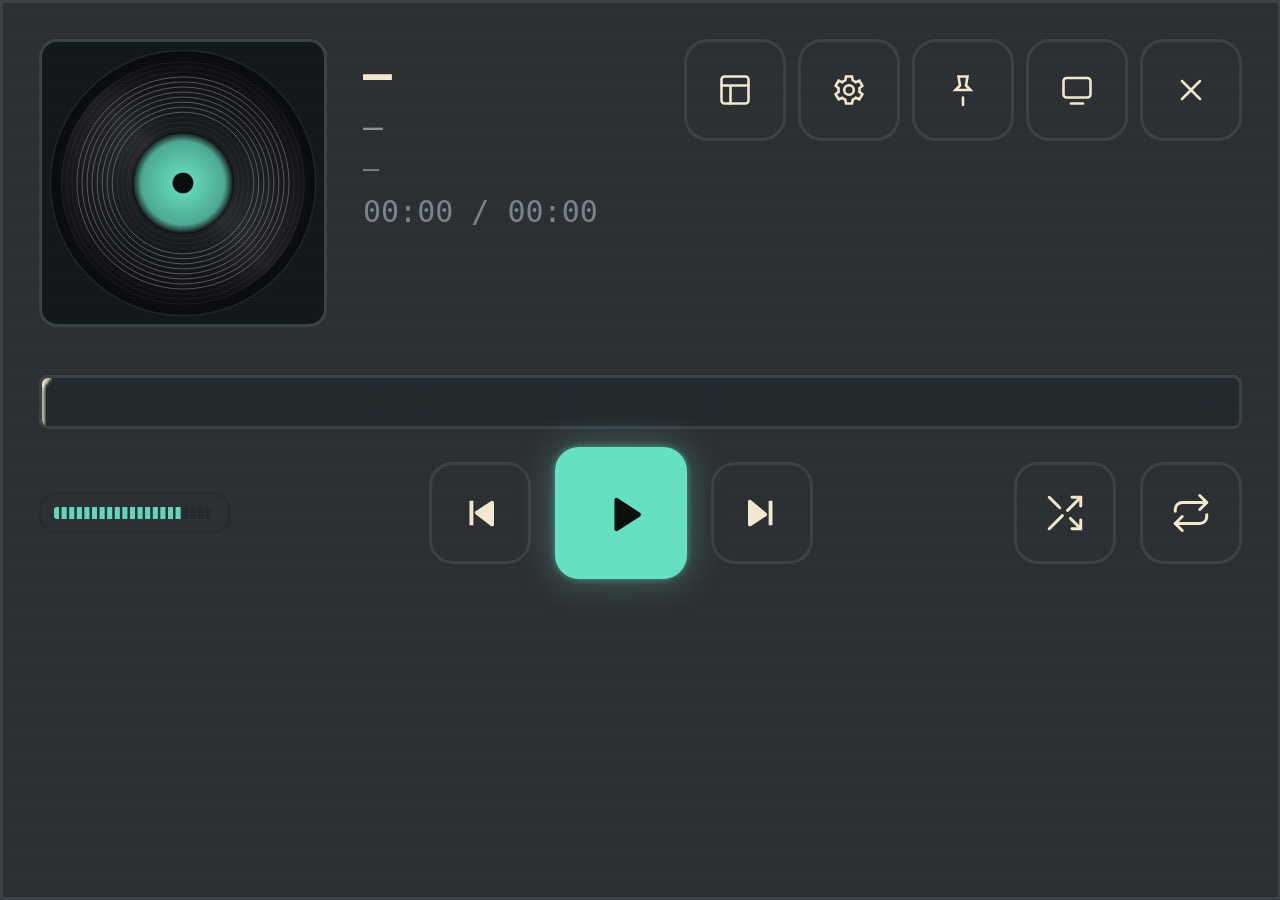
<file: ui/index.html>
<!doctype html>
<html lang="en" data-theme="analogue" data-mode="dark" data-motion="full" data-density="cozy" data-surface="widget">
<head>
<meta charset="utf-8">
<title>Halftone widget</title>
<script>window.IS_VIEWER=true;</script>
<script>
/* boot-error reporter: last uncaught error + stack into __HT_BOOT_ERR
   (read by the test harness; harmless in production) */
window.onerror=function(msg,src,line,col,err){
  window.__HT_BOOT_ERR={msg:String(msg),line:line,
    stack:err&&err.stack?String(err.stack).split("\n").slice(0,24).join("\n"):null};
  return false;
};
window.addEventListener("unhandledrejection",function(ev){
  var r=ev.reason;
  window.__HT_BOOT_ERR={msg:"unhandledrejection: "+(r&&r.message||String(r)),
    line:0,stack:r&&r.stack?String(r.stack).split("\n").slice(0,24).join("\n"):null};
});
</script>
<link rel="stylesheet" href="themes/base.css">
<link rel="stylesheet" href="themes/analogue.css">
<link rel="stylesheet" href="themes/palettes.css">
<link rel="stylesheet" href="themes/digital.css">
<style>
/* ============ widget page styles ============ */
body{background:transparent;overflow:hidden}

/* ---------- STAGE: designed at logical size, scaled by --s.
   The stage FILLS the window (no letterbox): its logical size is
   innerWidth/s x innerHeight/s. Pointer math uses
   getBoundingClientRect (transform-aware) or the overlay layer. ---------- */
.widget-stage{
  position:fixed;left:0;top:0;transform-origin:0 0;z-index:1;
  display:flex;flex-direction:column;
  background:var(--panel-bg);border:1px solid var(--panel-border);
  border-radius:calc(var(--R-w));
  /* NOTE was overflow:hidden — clipped the liquid-glass button glow
     (digital dark mode .btn-orb.lg has an 18-26px external box-shadow
     bloom) against the stage's own tight edges, producing a visible
     flat cut on the glow (owner bug: "buttons clipping on the widget").
     border-radius still clips the stage's OWN background/border (that
     is independent of overflow), so the rounded-card look is unchanged;
     only child overflow (glow/hover-scale) is no longer clamped here.
     Art (.w-art) and the lyrics scroll view keep their own
     overflow:hidden/auto, so nothing that needs clipping loses it. */
  overflow:visible;
}
.w-head{display:flex;align-items:flex-start;gap:var(--sp3);padding:var(--sp3);min-height:0}
.w-artwrap{position:relative;flex:none}
.w-art{width:96px;height:96px;border-radius:var(--R-m);border:1px solid var(--line-2);
  background:var(--canvas-bg);display:block;object-fit:cover;overflow:hidden;position:relative}
.w-art canvas,.w-art img{width:100%;height:100%;display:block;object-fit:cover}
.w-meta{flex:1;min-width:0;display:flex;flex-direction:column;gap:2px;padding-top:2px}
.w-title{font-size:1rem;font-weight:600;color:var(--fg);overflow:hidden;text-overflow:ellipsis;white-space:nowrap}
.w-artist{font-size:.6875rem;color:var(--fg-2);overflow:hidden;text-overflow:ellipsis;white-space:nowrap}
.w-tech{font-size:.5625rem;color:var(--fg-3);font-family:var(--font-mono);letter-spacing:.08em;
  overflow:hidden;text-overflow:ellipsis;white-space:nowrap}
.w-tech .badge{margin-left:4px;vertical-align:1px}
.w-actions{display:flex;gap:4px;margin-left:auto;flex:none}
/* header quick actions: 22px visual, but the hit area stays >=32px via
   a transparent ::after overlay (audit fix — tiny targets were missed taps) */
.w-actions .btn-icon{width:22px;height:22px;position:relative}
.w-actions .btn-icon::after{content:"";position:absolute;inset:-5px}
.w-actions .btn-icon svg{width:12px;height:12px}
.w-gear{position:absolute;right:6px;top:6px;opacity:.5;transition:opacity var(--dur-1)}
.w-gear:hover{opacity:1}
.w-seek{margin:4px var(--sp3) 6px;position:relative}
.w-transport{display:flex;align-items:center;gap:var(--sp2);padding:0 var(--sp3) var(--sp3)}
.w-transport .btn-orb{width:34px;height:34px}
.w-transport .btn-orb.lg{width:42px;height:42px}
.w-transport .btn-orb svg{width:14px;height:14px}
.w-transport .btn-orb.lg svg{width:17px;height:17px}
.w-time{font-size:.625rem;color:var(--fg-3);font-family:var(--font-mono);font-variant-numeric:tabular-nums;min-width:76px}
/* ============ LYRICS LAYOUT (widget) ============
   The stage is a SIZE CONTAINER: lyric type is sized in cqh/cqw so it
   scales with the widget's own LOGICAL size — in fit mode (stage logical
   size follows the window) and in fixed-scale mode (where a 70% stage
   has a much larger logical area than a 200% one). Font sizes stay
   fluid per preset via --lyr-fs; base.css .lyric-line consumes it. */
.widget-stage{container-type:size;container-name:stage}
.w-lyrics-host{flex:1;min-height:0;padding:0 var(--sp3) var(--sp3);display:flex}
.widget-lyrics{flex:1;min-height:0;display:flex;flex-direction:column}
.widget-lyrics .lyr-status{flex:none;display:flex;gap:var(--sp2);align-items:center;
  min-height:16px;padding:0 var(--sp1) 4px}
.widget-lyrics .lyr-status .btn{padding:2px 8px;font-size:.5625rem}
/* real scroll container: the view is a plain flex child (NOT absolutely
   positioned — the old inset:0 overlay painted the lyrics ON TOP of the
   status row and never gave the host a height). Hidden-but-styled
   scrollbar, contained overscroll. */
.widget-lyrics .lyr-view{flex:1;min-height:0;position:relative;display:flex;flex-direction:column;
  overflow-y:auto;overflow-x:hidden;overscroll-behavior:contain;
  padding:0 var(--sp2);
  scrollbar-width:thin;scrollbar-color:var(--line-2) transparent;
  -webkit-mask-image:linear-gradient(transparent,#000 12%,#000 88%,transparent);
          mask-image:linear-gradient(transparent,#000 12%,#000 88%,transparent)}
.widget-lyrics .lyr-view::-webkit-scrollbar{width:8px}
.widget-lyrics .lyr-view::-webkit-scrollbar-thumb{background:var(--line-2);border-radius:4px}
.widget-lyrics .lyr-view::-webkit-scrollbar-track{background:transparent}
/* wrap grows to fill when the list is short (vertically centred hero
   block) and scrolls normally when it is long; no %-of-width padding
   hack (the old padding-bottom:40% reserved a WIDTH-proportional slab
   that had nothing to do with available height) */
.widget-lyrics .lyr-wrap{flex:1 0 auto;display:flex;flex-direction:column;
  justify-content:center;padding:6px 0}
/* type scale: ~5% of stage height for strip-in-card presets,
   ~7.5% for the lyrics hero, clamped to readable bounds.
   --lyr-fs lives on the pane so the scroll view can floor its own
   height in the same units (over-zoomed fixed mode keeps ~2 lines). */
.widget-lyrics{--lyr-fs:clamp(0.72rem,5cqh,1.9rem)}
.widget-stage.wp-lyrics .widget-lyrics{--lyr-fs:clamp(0.95rem,7.4cqh,2.6rem)}
.widget-lyrics .lyr-view{min-height:calc(var(--lyr-fs,1rem)*4.4)}
/* theme files set fixed px lyric sizes for the main window
   (:root[data-theme="…"] .lyrics .lyric-line = specificity 0,4,0; the
   digital dark-mode variant even 0,5,0/0,6,0). This block re-points them
   at the fluid var with HIGHER specificity (:root[data-theme] prefix →
   0,5,0 / 0,6,0; ties beat the theme because this inline block comes
   after the theme <link>s), or the fixed 26px/24px(+32px active)
   hardcode would override --lyr-fs in the widget (owner bug 1). */
:root[data-theme] .widget-lyrics .lyr-wrap .lyric-line{font-size:var(--lyr-fs,1.75rem)}
:root[data-theme] .widget-lyrics .lyr-wrap .lyric-line.active{font-size:calc(var(--lyr-fs,1.75rem)*1.12)}
:root[data-theme] .widget-stage.wp-lyrics .widget-lyrics .lyr-wrap .lyric-line.active{font-size:calc(var(--lyr-fs,1.75rem)*1.18)}

/* presets */
.widget-stage.wp-card{--w-base-w:380;--w-base-h:260}
.widget-stage.wp-strip{--w-base-w:380;--w-base-h:132;
  justify-content:center}   /* nothing flex-grows in strip: centre the stack in big windows */
/* strip: compact single-column stack that actually fits —
   small art, slim rows, hidden vol, transport inline with time */
.widget-stage.wp-strip .w-head{padding:8px 10px 4px;gap:10px;align-items:center}
.widget-stage.wp-strip .w-art{width:44px;height:44px}
.widget-stage.wp-strip .w-title{font-size:.8125rem}
.widget-stage.wp-strip .w-artist{font-size:.625rem}
.widget-stage.wp-strip .w-meta{gap:1px}
.widget-stage.wp-strip .w-time{min-width:0;font-size:.5625rem}
.widget-stage.wp-strip .w-actions{gap:2px}
.widget-stage.wp-strip .w-actions .btn-icon{width:20px;height:20px}
.widget-stage.wp-strip .w-actions .btn-icon::after{inset:-6px}
.widget-stage.wp-strip .w-seek{margin:0 10px}
.widget-stage.wp-strip .w-transport{gap:6px;padding:2px 10px 8px}
.widget-stage.wp-strip .btn-orb{width:28px;height:28px}
.widget-stage.wp-strip .btn-orb.lg{width:34px;height:34px}
.widget-stage.wp-strip .btn-orb svg{width:12px;height:12px}
.widget-stage.wp-strip .btn-orb.lg svg{width:14px;height:14px}
.widget-stage.wp-strip .vol{display:none}
.widget-stage.wp-strip .w-lyrics-host{display:none}
.widget-stage.wp-strip .w-tech{display:none}
.widget-stage.wp-square{--w-base-w:300;--w-base-h:400}
/* square: the art can NOT be a fixed 100%-width block (it grew with the
   window and shoved title/transport/lyrics off-screen). Instead the
   artwrap is a flex peer of the lyrics pane: fixed chrome first, then
   art and pane SHARE what is left — art floored at 72px so the preset
   keeps its identity, pane yielding rather than overlapping. Tall
   windows give the big square art back. */
.widget-stage.wp-square .w-artwrap{flex:1 1 0;min-height:72px;width:100%;
  display:flex;justify-content:center;align-items:stretch;
  /* clip the art box itself here (its aspect-ratio can overflow the
     column during flex sizing) instead of on .w-head below — w-head's
     own overflow:hidden also clipped .w-actions' button glow (same
     class of bug as the stage-level fix above), and the art needs
     containment but the actions row does not. */
  overflow:hidden}
.widget-stage.wp-square .w-art{width:auto;height:100%;aspect-ratio:1;max-width:100%}
.widget-stage.wp-square .w-head{flex-direction:column;flex:1;min-height:0}
.widget-stage.wp-square .w-meta{padding-top:0;flex:none}
.widget-stage.wp-square .w-actions{flex:none;margin-left:0;align-self:flex-end}
.widget-stage.wp-square .widget-lyrics .lyr-view{min-height:0}
.widget-stage.wp-lyrics{--w-base-w:380;--w-base-h:260}
.widget-stage.wp-lyrics .w-artwrap{display:block}
.widget-stage.wp-lyrics .w-art{width:60px;height:60px;border-radius:var(--R-s)}
.widget-stage.wp-lyrics .w-head{padding:8px var(--sp3) 4px;gap:10px;align-items:center}
.widget-stage.wp-lyrics .w-transport{padding:2px var(--sp3) 6px}
.widget-stage.wp-lyrics .w-lyrics-host{display:flex;padding:0 var(--sp3) 8px}
/* NOTE: no %-of-height padding inside the scroll view here — the wrap
   centres itself via flex when it fits, and widget.js instantly centres
   the active line after a lyrics rebuild; extra padding double-counted
   and pushed the active line below the fold. */
/* lyric rhythm: theme files own colour/type treatment; the widget owns
   spacing so inactive lines read as context around the active one */
.widget-lyrics .lyr-wrap .lyric-line{padding:.32em 0}
/* hit area: lines can be small at strip scale — keep the CLICK target
   >=32px tall without changing the visual rhythm */
.widget-lyrics .lyr-wrap .lyric-line{position:relative}
.widget-lyrics .lyr-wrap .lyric-line::after{content:"";position:absolute;left:0;right:0;
  top:50%;height:max(100%,32px);transform:translateY(-50%)}

/* un-scaled overlay: menus/sheets/tooltips live here (never divide by a zoom factor) */
.w-overlay{position:fixed;inset:0;z-index:50;pointer-events:none}
.w-overlay>*{pointer-events:auto}
.w-sheet{position:fixed;right:8px;top:8px;min-width:210px;max-width:calc(100vw - 16px);
  background:var(--panel-bg);border:1px solid var(--panel-border);border-radius:var(--R-m);
  box-shadow:var(--shadow-2);padding:5px;display:none;backdrop-filter:blur(var(--glass-blur)) saturate(var(--glass-sat))}
.w-sheet.open{display:block;animation:menuin var(--dur-1) var(--ease-out)}
#htToasts{z-index:80}
</style>
</head>
<body data-surface="widget">
<div class="widget-stage wp-card" id="stage">
  <div class="w-head">
    <div class="w-artwrap">
      <div class="w-art art-swap-host" id="wArt">
        <img id="wArtReal" class="art-real" alt="" onerror="this.style.display='none';" style="display:none">
        <img id="wCover" style="display:none" alt="">
        <canvas class="art-dither" id="wArtCanvas"></canvas>
        <canvas class="art-dither" id="wDither" style="display:none"></canvas>
      </div>
    </div>
    <div class="w-meta">
      <div class="w-title" id="wTitle">&#8212;</div>
      <div class="w-artist" id="wArtist">&#8212;</div>
      <div class="w-tech" id="wTech"></div>
      <div style="flex:1"></div>
      <div class="w-time mono" id="wTime">00:00 / 00:00</div>
    </div>
    <div class="w-actions">
      <button class="btn-icon" id="wLayoutBtn" title="Edit layout (Ctrl+L)" aria-label="Edit layout">
        <svg viewBox="0 0 24 24" fill="none" stroke="currentColor" stroke-width="1.7" stroke-linecap="round" stroke-linejoin="round"><rect x="3" y="3" width="18" height="18" rx="2"/><path d="M3 9h18M9 21V9"/></svg>
      </button>
      <button class="btn-icon" id="wCfgBtn" title="Widget settings" aria-label="Widget settings">
        <svg viewBox="0 0 24 24" fill="none" stroke="currentColor" stroke-width="1.7" stroke-linecap="round"><circle cx="12" cy="12" r="3.2"/><path d="M19 12a7 7 0 0 0-.1-1.2l2-1.6-2-3.4-2.4 1a7 7 0 0 0-2-1.2L14 3h-4l-.5 2.6a7 7 0 0 0-2 1.2l-2.4-1-2 3.4 2 1.6A7 7 0 0 0 5 12c0 .4 0 .8.1 1.2l-2 1.6 2 3.4 2.4-1a7 7 0 0 0 2 1.2L10 21h4l.5-2.6a7 7 0 0 0 2-1.2l2.4 1 2-3.4-2-1.6c.1-.4.1-.8.1-1.2z"/></svg>
      </button>
      <button class="btn-icon" id="wPin" title="Always on top" aria-label="Always on top">
        <svg viewBox="0 0 24 24" fill="none" stroke="currentColor" stroke-width="1.7" stroke-linecap="round"><path d="M12 17v5M9 3h6l-1 6 3 3H7l3-3z"/></svg>
      </button>
      <button class="btn-icon" id="wMain" title="Open main window" aria-label="Open main window">
        <svg viewBox="0 0 24 24" fill="none" stroke="currentColor" stroke-width="1.7" stroke-linecap="round" stroke-linejoin="round"><rect x="3" y="4" width="18" height="13" rx="2"/><path d="M8 21h8"/></svg>
      </button>
      <button class="btn-icon" id="wClose" title="Quit Halftone" aria-label="Quit Halftone">
        <svg viewBox="0 0 24 24" fill="none" stroke="currentColor" stroke-width="1.7" stroke-linecap="round"><path d="M6 6l12 12M18 6L6 18"/></svg>
      </button>
    </div>
  </div>
  <div class="seek w-seek" id="wSeek" style="margin:4px var(--sp3) 6px;flex:none">
    <canvas class="seek-led"></canvas>
    <div class="seek-gel"><div class="track"><canvas class="gel-bars" width="0" height="0"></canvas><div class="fill"></div><div class="knob"></div></div></div>
    <div class="seek-tip mono">00:00</div>
  </div>
  <div class="w-transport">
    <div class="vol" id="wVol"></div>
    <span style="flex:1"></span>
    <button class="btn-orb" id="wPrev" title="Previous">
      <svg viewBox="0 0 24 24" fill="currentColor"><path d="M6 5h2.2v14H6z"/><path d="M20 5.4v13.2c0 .8-.9 1.3-1.6.9L9.5 12.7a1 1 0 0 1 0-1.7l8.9-5.9c.7-.4 1.6.1 1.6.9z"/></svg>
    </button>
    <button class="btn-orb lg" id="wPlay" title="Play / pause">
      <svg id="wIcoPlay" viewBox="0 0 24 24" fill="currentColor"><path d="M8.2 5.2v13.6c0 .8.9 1.3 1.6.9l10.4-6.8a1 1 0 0 0 0-1.7L9.8 4.3c-.7-.4-1.6.1-1.6.9z"/></svg>
      <svg id="wIcoPause" viewBox="0 0 24 24" fill="currentColor" style="display:none"><path d="M7 5h3.4v14H7zM13.6 5H17v14h-3.4z"/></svg>
    </button>
    <button class="btn-orb" id="wNext" title="Next">
      <svg viewBox="0 0 24 24" fill="currentColor"><path d="M15.8 5H18v14h-2.2z"/><path d="M4 5.4v13.2c0 .8.9 1.3 1.6.9l8.9-5.8a1 1 0 0 0 0-1.7L5.6 4.5c-.7-.4-1.6.1-1.6.9z"/></svg>
    </button>
    <span style="flex:1"></span>
    <button class="btn-icon" id="wShuf" title="Shuffle">
      <svg viewBox="0 0 24 24" fill="none" stroke="currentColor" stroke-width="1.7" stroke-linecap="round" stroke-linejoin="round"><path d="M16 3h5v5"/><path d="M21 3l-7.5 7.5"/><path d="M3 21l7.5-7.5"/><path d="M16 21h5v-5"/><path d="M15 15l6 6"/><path d="M3 3l6 6"/></svg>
    </button>
    <button class="btn-icon" id="wRep" title="Repeat">
      <svg viewBox="0 0 24 24" fill="none" stroke="currentColor" stroke-width="1.7" stroke-linecap="round" stroke-linejoin="round"><path d="M17 2l4 4-4 4"/><path d="M3 11v-1a4 4 0 0 1 4-4h14"/><path d="M7 22l-4-4 4-4"/><path d="M21 13v1a4 4 0 0 1-4 4H3"/></svg>
    </button>
  </div>
  <div class="w-lyrics-host" id="wLyrHost" style="display:none">
    <div class="widget-lyrics lyrics">
      <div class="lyr-status" id="wLyrStatus"></div>
      <div class="lyr-view" id="wLyrView"><div class="lyr-wrap mono" id="lyrWrap"></div></div>
    </div>
  </div>
</div>

<!-- un-scaled overlay layer: menus / sheets / toasts -->
<div class="w-overlay" id="wOverlay">
  <div class="w-sheet" id="wSheet">
    <div class="sheet-head"><div class="h1" style="font-size:.75rem" id="wSheetTitle">WIDGET</div></div>
    <div id="wSheetBody" class="sheet-body" style="display:flex;flex-direction:column;gap:2px"></div>
  </div>
</div>

<script src="test/loader.js"></script>
<script src="common.js"></script>
<script src="smoothing.js"></script>
<script src="motion.js"></script>
<script src="layout.js"></script>
<script>try{wireLyrScroll(document)}catch(e){console.warn(e)}</script>
<script src="theme.js"></script>
<script src="settings.js"></script>
<script src="widget.js"></script>
</body>
</html>
</file>
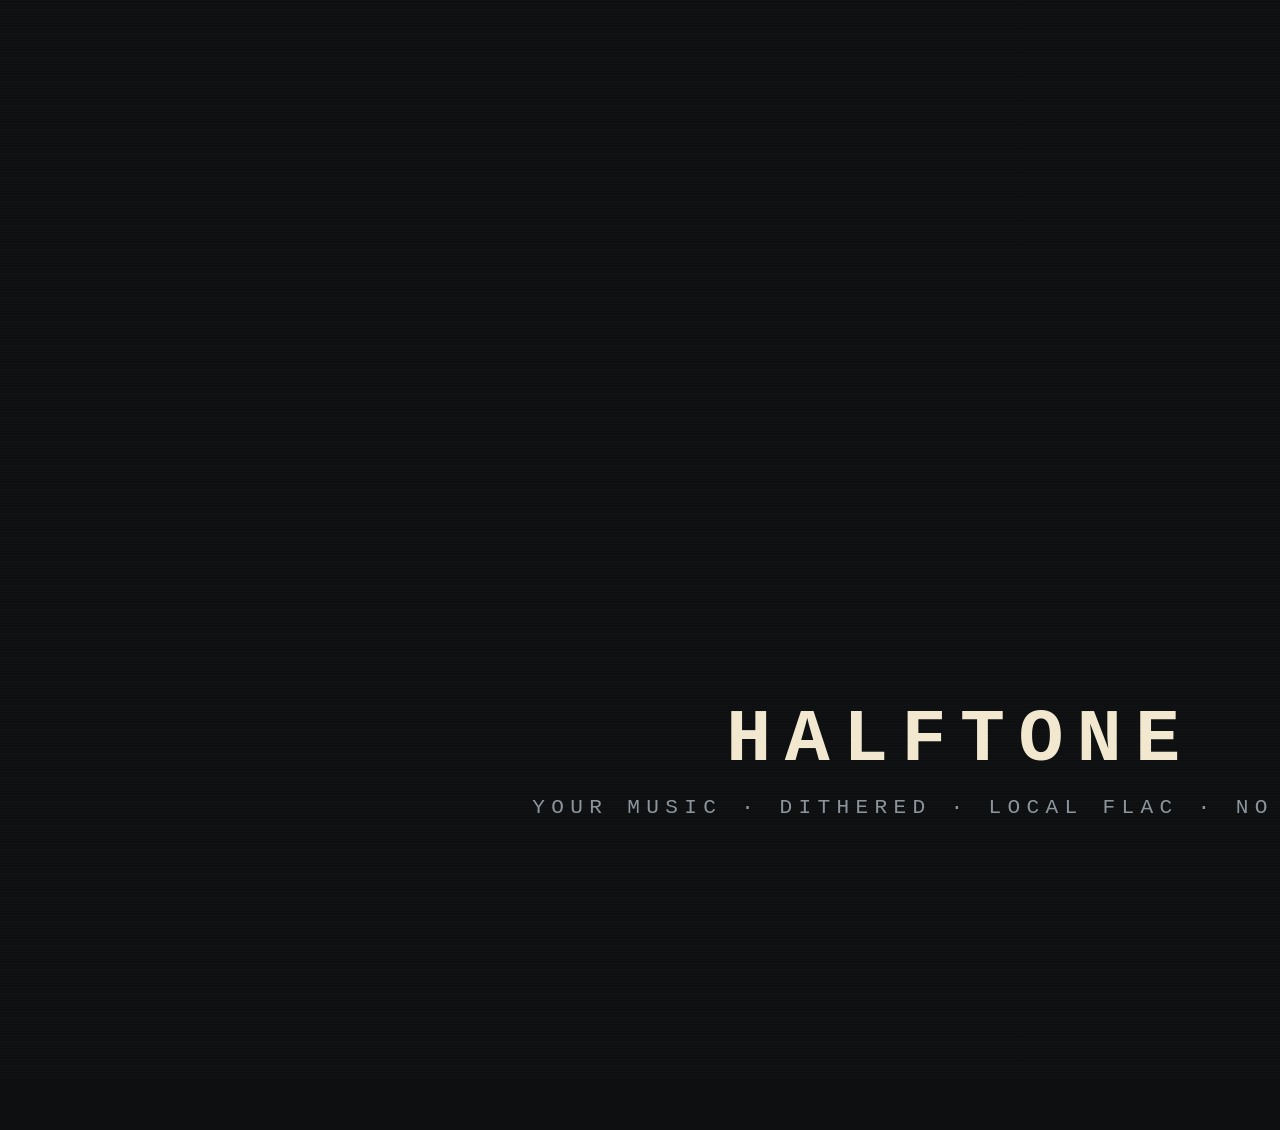
<file: video/index.html>
<!DOCTYPE html>
<html lang="en">
<head>
<meta charset="UTF-8">
<title>Halftone Demo</title>
<style>
  :root{--bg:#0D0F11;--bg2:#16181A;--accent:#66E0C2;--cream:#F2E8CF;--dim:#8B949C;--line:#262B30}
  *{margin:0;padding:0;box-sizing:border-box}
  body{background:var(--bg);overflow:hidden;font-family:Consolas,ui-monospace,monospace}
  #stage{width:1920px;height:1080px;position:relative;background:var(--bg)}
  .clip{position:absolute}
  .scan::after{content:"";position:absolute;inset:0;pointer-events:none;
    background:repeating-linear-gradient(0deg,transparent 0 2px,rgba(255,255,255,.015) 2px 3px)}
  .caps{letter-spacing:.3em;color:var(--dim);font-size:22px}
  .frame{border:1px solid var(--accent);border-radius:14px;overflow:hidden;box-shadow:0 0 0 1px rgba(102,224,194,.15)}
</style>
</head>
<body>
<div id="stage" data-composition-id="halftone" data-width="1920" data-height="1080" class="scan">

  <!-- beat grid backdrop: slow-drifting halftone dot field (canvas, deterministic via t) -->
  <canvas id="dots" class="clip" data-start="0" data-duration="24" data-track-index="0"
          width="1920" height="1080" style="inset:0;opacity:.5"></canvas>

  <!-- SCENE 1: icon assemble 0.3-3.2 -->
  <div class="clip" data-start="0.3" data-duration="3.4" data-track-index="1" id="s1"
       style="inset:0;display:flex;flex-direction:column;align-items:center;justify-content:center;gap:34px">
    <canvas id="iconCv" width="420" height="420"></canvas>
    <div style="text-align:center">
      <div style="font-size:78px;font-weight:700;color:var(--cream);letter-spacing:.18em">HALFTONE</div>
      <div class="caps" style="margin-top:14px">YOUR MUSIC · DITHERED · LOCAL FLAC · NO CLOUD</div>
    </div>
  </div>

  <!-- SCENE 2: widget 4.2-8.2 -->
  <div class="clip" data-start="4.2" data-duration="4.2" data-track-index="2" id="s2" style="inset:0">
    <img src="screen_widget.png" class="frame" width="620" style="position:absolute;left:650px;top:250px">
    <div style="position:absolute;left:180px;top:400px;width:420px">
      <div style="font-size:56px;font-weight:700;color:var(--accent)">THE WIDGET</div>
      <div style="font-size:24px;color:var(--cream);line-height:1.6;margin-top:18px">
        Always-on-top · scroll for volume<br>synced lyrics · native right-click menu
      </div>
      <div class="caps" style="margin-top:20px;font-size:18px">SCALES 0.7× → 2.4×</div>
    </div>
  </div>

  <!-- SCENE 3: now playing + lyrics 8.8-13.2 -->
  <div class="clip" data-start="8.8" data-duration="4.4" data-track-index="3" id="s3" style="inset:0">
    <img src="screen_nowplaying.png" class="frame" width="900" style="position:absolute;left:120px;top:170px">
    <div style="position:absolute;left:1100px;top:380px;width:660px">
      <div style="font-size:56px;font-weight:700;color:var(--accent)">NOW PLAYING</div>
      <div style="font-size:24px;color:var(--cream);line-height:1.6;margin-top:18px">
        28px synced lyrics with follow<br>music-reactive ambient dither field<br>accent color extracted from the album art
      </div>
    </div>
  </div>

  <!-- SCENE 4: hero + library 13.8-17.8 -->
  <div class="clip" data-start="13.8" data-duration="4.0" data-track-index="4" id="s4" style="inset:0">
    <img src="screen_hero.png" class="frame" width="760" style="position:absolute;left:140px;top:250px">
    <img src="screen_library.png" class="frame" width="760" style="position:absolute;left:1010px;top:250px">
    <div style="position:absolute;left:0;right:0;top:130px;text-align:center">
      <div style="font-size:50px;font-weight:700;color:var(--accent)">CENTERED WHEN WORDLESS · FULL LIBRARY WHEN NOT</div>
      <div class="caps" style="margin-top:14px">VIRTUALIZED LISTS · 50,000 TRACKS · INSTANT SEARCH</div>
    </div>
  </div>

  <!-- SCENE 5: EQ 18.2-21.2 -->
  <div class="clip" data-start="18.2" data-duration="3.0" data-track-index="5" id="s5" style="inset:0">
    <img src="screen_eq.png" class="frame" width="940" style="position:absolute;left:180px;top:220px">
    <div style="position:absolute;left:1180px;top:420px;width:620px">
      <div style="font-size:56px;font-weight:700;color:var(--accent)">10-BAND EQ</div>
      <div style="font-size:24px;color:var(--cream);line-height:1.6;margin-top:18px">
        AutoEQ import · ReplayGain<br>true bypass · output device picker
      </div>
    </div>
  </div>

  <!-- SCENE 6: end card 21.5-24 -->
  <div class="clip" data-start="21.5" data-duration="2.5" data-track-index="6" id="s6"
       style="inset:0;display:flex;flex-direction:column;align-items:center;justify-content:center;gap:26px">
    <div style="font-size:84px;font-weight:700;color:var(--cream);letter-spacing:.2em">HALFTONE</div>
    <div class="caps">github.com/TRAPSTON3/HALFTONE</div>
    <div style="font-size:20px;color:var(--dim)">MIT · free · local forever</div>
  </div>
</div>

<script src="https://cdn.jsdelivr.net/npm/gsap@3/dist/gsap.min.js"></script>
<script>
/* ---- deterministic halftone dot backdrop: redraw fn of local time ---- */
const dotCv=document.getElementById("dots"),dg=dotCv.getContext("2d");
const ACC=[102,224,194],CELL=44;
function drawDots(t){
  dg.clearRect(0,0,1920,1080);
  const off=(t*14)%CELL;
  for(let y=0;y<26;y++)for(let x=0;x<46;x++){
    const px=x*CELL+CELL/2-((t*9)%CELL), py=y*CELL+CELL/2-((t*5)%CELL);
    const b=((x*7+y*13)%8)/8;
    const r=2+b*7+t%1*0.0;
    dg.fillStyle="rgba("+ACC[0]+","+ACC[1]+","+ACC[2]+","+(0.05+b*0.10).toFixed(3)+")";
    dg.beginPath();dg.arc(px,py,r,0,7);dg.fill();
  }
}
/* icon draw: dots pop in by diagonal index */
const ic=document.getElementById("iconCv"),ig=ic.getContext("2d");
const IC_GRID=30, dots=[];
{ const S=420,cx=210,cy=210,R=170,cell=S/IC_GRID;
  for(let gy=0;gy<IC_GRID;gy++)for(let gx=0;gx<IC_GRID;gx++){
    const mx=gx*cell+cell/2,my=gy*cell+cell/2;
    if(Math.hypot(mx-cx,my-cy)>R)continue;
    const t2=((gx+gy)/(2*IC_GRID));
    dots.push({x:mx,y:my,r:1+ t2*t2*2.2*cell*0.48,ord:(gx+gy)/(2*IC_GRID),t:t2});
  }
}
function drawIcon(p){
  ig.clearRect(0,0,420,420);
  for(const d of dots){
    if(d.ord>p)continue;
    const a=Math.min(1,(p-d.ord)*6);
    const col=d.t<0.55?[70,140,124]:ACC;
    ig.fillStyle="rgba("+col[0]+","+col[1]+","+col[2]+","+a.toFixed(2)+")";
    ig.beginPath();ig.arc(d.x,d.y,d.r,0,7);ig.fill();
  }
  /* play triangle negative space (fine dither carve) */
  if(p>0.55){
    const tri=[[105,60],[105,360],[295,210]];
    const k=Math.min(1,(p-0.55)*4);
    for(let gy=60;gy<360;gy+=11)for(let gx=100;gx<300;gx+=11){
      const px=gx+5,py=gy+5;
      const c1=(tri[1][0]-tri[0][0])*(py-tri[0][1])-(tri[1][1]-tri[0][1])*(px-tri[0][0]);
      const c2=(tri[2][0]-tri[1][0])*(py-tri[1][1])-(tri[2][1]-tri[1][1])*(px-tri[1][0]);
      const c3=(tri[0][0]-tri[2][0])*(py-tri[2][1])-(tri[0][1]-tri[2][1])*(px-tri[2][0]);
      if((c1>=0)===(c2>=0)===(c3>=0)){
        ig.fillStyle="rgba(13,15,17,"+k.toFixed(2)+")";
        ig.fillRect(px-2.4,py-2.4,4.8,4.8);
      }
    }
  }
}

/* ---- GSAP master timeline ---- */
const tl=gsap.timeline({paused:true});
tl.to("#s1",{opacity:1,duration:.5},0.3)
tl.fromTo("#s1",{scale:.96},{scale:1,duration:.9,ease:"power3.out"},0.3)
tl.to("#s1",{opacity:0,duration:.4},3.3)

tl.fromTo("#s2",{opacity:0,x:-60},{opacity:1,x:0,duration:.7,ease:"power3.out"},4.2)
tl.to("#s2",{opacity:0,x:40,duration:.4},8.3)

tl.fromTo("#s3",{opacity:0,x:60},{opacity:1,x:0,duration:.7,ease:"power3.out"},8.8)
tl.to("#s3",{opacity:0,x:-40,duration:.4},13.3)

tl.fromTo("#s4",{opacity:0,y:50},{opacity:1,y:0,duration:.7,ease:"power3.out"},13.8)
tl.to("#s4",{opacity:0,y:-40,duration:.4},17.9)

tl.fromTo("#s5",{opacity:0,scale:.97},{opacity:1,scale:1,duration:.6,ease:"power3.out"},18.2)
tl.to("#s5",{opacity:0,duration:.4},21.2)

tl.fromTo("#s6",{opacity:0,scale:.94},{opacity:1,scale:1,duration:.6,ease:"back.out(1.6)"},21.5)

/* deterministic canvas driver: HyperFrames seeks the GSAP timeline; we key canvas
   redraws off the composition's own clock by tweening a proxy object */
const clock={t:0};
tl.to(clock,{t:24,duration:24,ease:"none"},0);
tl.eventCallback("onUpdate",()=>{
  drawDots(clock.t);
  drawIcon(Math.min(1,Math.max(0,(clock.t-0.4)/2.2)));
});

window.__timelines=window.__timelines||{};
window.__timelines.halftone=tl;
</script>
</body>
</html>
</file>
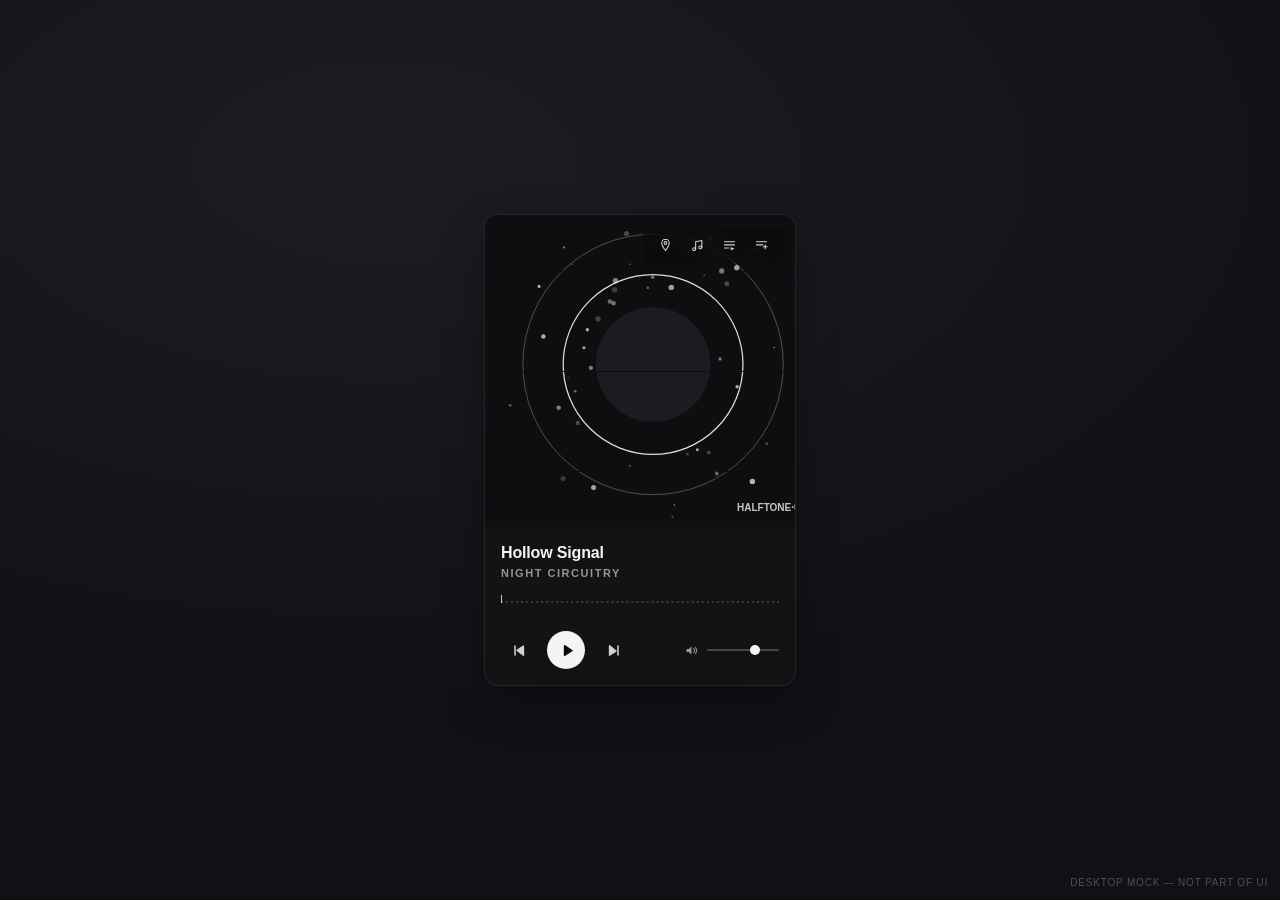
<file: sketches/001-ink/index.html>
<!doctype html>
<html lang="en">
<head>
<meta charset="utf-8">
<title>Halftone — variant 001 “Ink”</title>
<style>
/* ============================================================
   INK — monochrome editorial stance
   Design system (the whole file obeys exactly these tokens):
   - spacing: 4px base scale (4 / 8 / 12 / 16 / 24) — nothing else
   - radius:  14 (widget) / 10 (popovers) / 8 (chip) / pill (play) — one family
   - elevation: exactly 2 levels — e1 widget, e2 popovers. No other shadows.
   - type: 3 sizes — 16/640 title, 11/590 caps meta, 11 tabular time
   - motion budget: ONE signature moment (seek strip opens) + press feedback
   ============================================================ */
:root{
  --sp1:4px; --sp2:8px; --sp3:12px; --sp4:16px; --sp6:24px;
  --r-w:14px; --r-p:10px; --r-c:8px;
  --e1:0 16px 48px -12px rgba(0,0,0,.55);
  --e2:0 6px 20px rgba(0,0,0,.35);
  --fg:#F4F4F5; --fg2:rgba(244,244,245,.58); --fg3:rgba(244,244,245,.42);
  --surface:#131316; --surface2:#1A1A1E; --line:rgba(255,255,255,.07);
}
*{box-sizing:border-box;margin:0;padding:0}
html,body{height:100%}
body{
  font-family:"Segoe UI",-apple-system,sans-serif;
  -webkit-font-smoothing:antialiased;
  background:radial-gradient(120% 90% at 30% 18%,#1B1D22 0%,#101115 70%);
  color:var(--fg);
  display:flex;align-items:center;justify-content:center;
  overflow:hidden;
}
button{font:inherit;color:inherit;background:none;border:0;cursor:pointer}
:focus-visible{outline:1.5px solid rgba(244,244,245,.7);outline-offset:2px;border-radius:4px}
.mocknote{position:fixed;right:var(--sp3);bottom:var(--sp3);font-size:10px;letter-spacing:.08em;color:rgba(244,244,245,.28);text-transform:uppercase}

/* ---- widget shell ---- */
.widget{
  position:relative;width:312px;background:var(--surface);
  border:1px solid var(--line);border-radius:var(--r-w);
  box-shadow:var(--e1);
  user-select:none;
}

/* ---- album art (hero, bleeds to edges) ---- */
.artwrap{position:relative;border-radius:var(--r-w) var(--r-w) 0 0;overflow:hidden;cursor:grab}
.artwrap:active{cursor:grabbing}
canvas.art{display:block;width:100%;height:312px}
.chip{
  position:absolute;top:var(--sp3);right:var(--sp3);
  display:flex;gap:var(--sp1);padding:var(--sp1) var(--sp2);
  background:rgba(10,10,12,.44);backdrop-filter:blur(10px);
  border-radius:var(--r-c);
}
.chip button{width:28px;height:28px;display:grid;place-items:center;border-radius:6px;color:rgba(244,244,245,.85)}
.chip button:hover{background:rgba(255,255,255,.09)}
.chip button.on{color:#fff;background:rgba(255,255,255,.16)}
.chip .pin-ind{position:absolute;left:6px;bottom:4px;width:4px;height:4px;border-radius:50%;background:#F4F4F5;opacity:0;transition:opacity .2s}
.chip button.on .pin-ind{opacity:1}
.ico{width:15px;height:15px;display:block}

/* ---- meta ---- */
.meta{padding:var(--sp4) var(--sp4) var(--sp2)}
.title{font-size:16px;font-weight:640;letter-spacing:-.01em;line-height:1.25}
.artist{margin-top:var(--sp1);font-size:11px;font-weight:590;letter-spacing:.14em;text-transform:uppercase;color:var(--fg2)}

/* ---- seek strip: THE signature component ---- */
.seek{position:relative;margin:var(--sp2) var(--sp4) 0;height:8px;cursor:pointer;touch-action:none}
.seek.open{height:36px}
.seek canvas{position:absolute;inset:0;width:100%;height:100%}
.times{
  display:flex;justify-content:space-between;margin-top:var(--sp1);
  font-size:11px;font-variant-numeric:tabular-nums;color:var(--fg3);
  opacity:0;transform:translateY(3px);pointer-events:none;
  transition:opacity .18s ease,transform .22s cubic-bezier(.2,.9,.2,1);
}
.seek-wrap:hover .times,.seek.dragging .times{opacity:1;transform:none}
.tip{
  position:absolute;bottom:calc(100% + 6px);left:0;transform:translateX(-50%);
  padding:2px 6px;border-radius:6px;background:#F4F4F5;color:#0B0B0D;
  font-size:10.5px;font-weight:600;font-variant-numeric:tabular-nums;
  box-shadow:var(--e2);display:none;white-space:nowrap;
}
.seek.dragging .tip{display:block}

/* ---- controls ---- */
.controls{display:flex;align-items:center;gap:var(--sp3);padding:var(--sp3) var(--sp4) var(--sp4)}
.ctrl{width:34px;height:34px;display:grid;place-items:center;border-radius:50%;color:rgba(244,244,245,.85)}
.ctrl:hover{color:#fff}
.ctrl:active{transform:scale(.94)}
.ctrl svg{width:17px;height:17px}
.play{width:38px;height:38px;background:var(--fg);color:#0B0B0D;border-radius:50%}
.play:hover{background:#fff;color:#000}
.play:active{transform:scale(.95)}
.play svg{width:17px;height:17px}
.vol{margin-left:auto;display:flex;align-items:center;gap:var(--sp2);color:var(--fg2)}
.vol svg{width:15px;height:15px}
input[type=range]{
  -webkit-appearance:none;appearance:none;width:72px;height:14px;background:transparent;cursor:pointer;
}
input[type=range]::-webkit-slider-runnable-track{height:2px;background:rgba(244,244,245,.22);border-radius:2px}
input[type=range]::-webkit-slider-thumb{
  -webkit-appearance:none;width:10px;height:10px;border-radius:50%;background:var(--fg);margin-top:-4px;
}
input[type=range]:focus-visible{outline:1.5px solid rgba(244,244,245,.7);outline-offset:3px;border-radius:4px}

/* ---- lyrics: living, auto-scrolled ---- */
.lyrics{overflow:hidden;max-height:0;transition:max-height .45s cubic-bezier(.2,.9,.2,1)}
.lyrics.open{max-height:184px}
.lyr-view{
  position:relative;height:184px;overflow:hidden;
  padding:0 var(--sp4);
  -webkit-mask-image:linear-gradient(transparent,#000 18%,#000 82%,transparent);
          mask-image:linear-gradient(transparent,#000 18%,#000 82%,transparent);
}
.lyr-wrap{transform:translateY(70px);transition:transform .5s cubic-bezier(.25,.9,.2,1)}
.line{padding:7px 0;font-size:14px;line-height:1.45;color:var(--fg3);transition:color .3s ease}
.line.active{color:var(--fg);font-weight:600}

/* ---- popovers (elevation level 2, the only other shadow) ---- */
.pop{
  position:absolute;z-index:5;min-width:236px;background:var(--surface2);
  border:1px solid var(--line);border-radius:var(--r-p);box-shadow:var(--e2);
  padding:var(--sp2);display:none;
}
.pop.open{display:block}
#queue{right:var(--sp4);bottom:64px}
#plmenu{right:var(--sp4);top:calc(312px + 44px)}
.prow{display:flex;align-items:center;gap:var(--sp2);width:100%;padding:var(--sp2) var(--sp1);border-radius:8px;text-align:left}
.prow:hover{background:rgba(255,255,255,.06)}
.prow .n{font-size:10px;font-variant-numeric:tabular-nums;color:var(--fg3);width:16px}
.prow .t{font-size:12.5px;flex:1;min-width:0;white-space:nowrap;overflow:hidden;text-overflow:ellipsis}
.prow.cur .t{font-weight:600}
.prow .d{font-size:10px;font-variant-numeric:tabular-nums;color:var(--fg3)}
.prow.cur .n{color:var(--fg)}
.mitem{display:flex;align-items:center;gap:var(--sp2);width:100%;padding:var(--sp2);border-radius:8px;font-size:12.5px;text-align:left}
.mitem:hover{background:rgba(255,255,255,.06)}
.pop .cap{font-size:10px;letter-spacing:.12em;text-transform:uppercase;color:var(--fg3);padding:var(--sp1) var(--sp2) var(--sp2)}
</style>
</head>
<body>
<div class="mocknote">desktop mock — not part of UI</div>

<div class="widget" id="widget">
  <div class="artwrap" id="artwrap" title="Drag to move the widget">
    <canvas class="art" id="art"></canvas>
    <div class="chip">
      <button id="btnPin" title="Pin (always on top)" aria-pressed="false">
        <svg class="ico" viewBox="0 0 24 24" fill="none" stroke="currentColor" stroke-width="1.7" stroke-linecap="round" stroke-linejoin="round"><path d="M12 2C8.7 2 6 4.7 6 8c0 4.5 6 12 6 12s6-7.5 6-12c0-3.3-2.7-6-6-6z"/><circle cx="12" cy="8" r="2.2"/></svg>
        <span class="pin-ind"></span>
      </button>
      <button id="btnLyrics" title="Lyrics">
        <svg class="ico" viewBox="0 0 24 24" fill="none" stroke="currentColor" stroke-width="1.7" stroke-linecap="round" stroke-linejoin="round"><path d="M9 18V6l10-2v11"/><circle cx="6.5" cy="18" r="2.3"/><circle cx="16.5" cy="15" r="2.3"/></svg>
      </button>
      <button id="btnQueue" title="Queue">
        <svg class="ico" viewBox="0 0 24 24" fill="none" stroke="currentColor" stroke-width="1.7" stroke-linecap="round" stroke-linejoin="round"><path d="M4 6h16M4 11h16M4 16h7"/><path d="M14 14.5l6 2.5-6 2.5z" fill="currentColor" stroke="none"/></svg>
      </button>
      <button id="btnAdd" title="Add to playlist">
        <svg class="ico" viewBox="0 0 24 24" fill="none" stroke="currentColor" stroke-width="1.7" stroke-linecap="round" stroke-linejoin="round"><path d="M4 6h16M4 11h10"/><path d="M18 11v6M15 14h6"/></svg>
      </button>
    </div>
  </div>

  <div class="meta">
    <div class="title" id="tTitle">Hollow Signal</div>
    <div class="artist" id="tArtist">Night Circuitry</div>
  </div>

  <div class="seek-wrap">
    <div class="seek" id="seek">
      <canvas id="seekCv"></canvas>
      <div class="tip" id="tip">1:40</div>
    </div>
    <div class="times"><span id="tCur">0:00</span><span id="tTot">3:34</span></div>
  </div>

  <div class="controls">
    <button class="ctrl" id="btnPrev" title="Previous">
      <svg viewBox="0 0 24 24" fill="currentColor"><path d="M6 5h2.2v14H6z"/><path d="M20 5.4v13.2c0 .8-.9 1.3-1.6.9L9.5 12.7a1 1 0 0 1 0-1.7l8.9-5.9c.7-.4 1.6.1 1.6.9z"/></svg>
    </button>
    <button class="ctrl play" id="btnPlay" title="Play / pause">
      <svg id="icoPlay" viewBox="0 0 24 24" fill="currentColor"><path d="M8.2 5.2v13.6c0 .8.9 1.3 1.6.9l10.4-6.8a1 1 0 0 0 0-1.7L9.8 4.3c-.7-.4-1.6.1-1.6.9z"/></svg>
      <svg id="icoPause" viewBox="0 0 24 24" fill="currentColor" style="display:none"><path d="M7 5h3.4v14H7zM13.6 5H17v14h-3.4z"/></svg>
    </button>
    <button class="ctrl" id="btnNext" title="Next">
      <svg viewBox="0 0 24 24" fill="currentColor"><path d="M15.8 5H18v14h-2.2z"/><path d="M4 5.4v13.2c0 .8.9 1.3 1.6.9l8.9-5.8a1 1 0 0 0 0-1.7L5.6 4.5c-.7-.4-1.6.1-1.6.9z"/></svg>
    </button>
    <div class="vol">
      <svg viewBox="0 0 24 24" fill="none" stroke="currentColor" stroke-width="1.7" stroke-linecap="round" stroke-linejoin="round"><path d="M4 9.5v5h3.5L12 18.5v-13L7.5 9.5H4z" fill="currentColor" stroke="none"/><path d="M15.5 9a4.2 4.2 0 0 1 0 6"/><path d="M18 7a7 7 0 0 1 0 10"/></svg>
      <input type="range" id="vol" min="0" max="1" step="0.01" value="0.7" aria-label="Volume">
    </div>
  </div>

  <div class="lyrics" id="lyrics">
    <div class="lyr-view"><div class="lyr-wrap" id="lyrWrap"></div></div>
  </div>

  <div class="pop" id="queue">
    <div class="cap">Queue</div>
    <div id="qrows"></div>
  </div>
  <div class="pop" id="plmenu">
    <div class="cap">Add to</div>
    <button class="mitem">Night Drive</button>
    <button class="mitem">Focus Loop</button>
    <button class="mitem">On Repeat</button>
  </div>
</div>

<script>
/* ---------- data ---------- */
const TRACKS=[
 {title:"Hollow Signal",artist:"Night Circuitry",dur:214,seed:3,lyrics:[
  [0,"Static on the wire tonight"],[14,"I keep the frequency alive"],[29,"Every ghost in the grid"],
  [44,"Knows my name by now"],[62,"Hollow signal, carry me home"],[81,"Past the towers and the drones"],
  [100,"I can hear the city breathe"],[120,"Through the noise, a single tone"],
  [142,"Hollow signal, carry me home"],[163,"Take me somewhere I'm unknown"]]},
 {title:"Midnight Vending",artist:"Soft Static",dur:178,seed:7,lyrics:[
  [0,"Fluorescent hum at 2 a.m."],[16,"Coins for a memory"],[33,"The machine knows what I need"],
  [52,"Better than I do"],[70,"Midnight vending, keep the change"],[90,"I'll take the warm one"],
  [108,"Sugar coating every ache"],[128,"Till the morning comes again"],[150,"Midnight vending, keep the change"]]},
 {title:"Paper Lanterns",artist:"Yumegawa",dur:192,seed:11,lyrics:[
  [0,"We wrote our names on paper lanterns"],[18,"Set them on the river slow"],
  [37,"Every wish a little fire"],[55,"Every fire a little hope"],[74,"Paper lanterns, drift for me"],
  [95,"Down to where the city glows"],[115,"If one burns out, we light another"],
  [137,"If one returns, we'll never know"],[160,"Paper lanterns, drift for me"]]},
 {title:"Last Train Paradigm",artist:"Odorenai",dur:245,seed:17,lyrics:[
  [0,"Platform four, the last parade"],[20,"Of strangers going home"],
  [41,"I mapped the rhythms of the rails"],[63,"And called the map a song"],
  [86,"Last train paradigm"],[108,"Everyone asleep but me"],
  [132,"The city dims in single file"],[158,"I keep the window seat"],
  [185,"Last train paradigm"],[212,"Home is where I'm almost there"]]}
];

/* ---------- state (exposed for automated QA) ---------- */
const S={i:0,t:46,playing:false,vol:.7,pinned:false,drag:null,lidx:-1,lyricsOpen:false};
window.S=S;
const trk=()=>TRACKS[S.i];
const $=id=>document.getElementById(id);
const el={};
["widget","artwrap","art","seek","seekCv","tip","tCur","tTot","tTitle","tArtist","lyrics","lyrWrap","qrows","queue","plmenu","vol","icoPlay","icoPause","btnPlay","btnPin","btnLyrics","btnQueue","btnAdd","btnPrev","btnNext"].forEach(k=>el[k]=$(k));
const fmt=s=>{s=Math.max(0,Math.round(s));return Math.floor(s/60)+":"+String(s%60).padStart(2,"0")};

/* ---------- procedural audio (real analyser data, silent output) ---------- */
let AC=null,analyser=null,DATA=null;
function ensureAudio(){
  if(AC)return true;
  try{
    AC=new (window.AudioContext||window.webkitAudioContext)();
    const len=AC.sampleRate*2,buf=AC.createBuffer(1,len,AC.sampleRate),ch=buf.getChannelData(0);
    let last=0;
    for(let i=0;i<len;i++){const w=Math.random()*2-1;last=(last+.02*w)/1.02;ch[i]=last*3.5}
    const noise=AC.createBufferSource();noise.buffer=buf;noise.loop=true;
    const bp=AC.createBiquadFilter();bp.type="bandpass";bp.frequency.value=420;bp.Q.value=1.1;
    const trem=AC.createGain();trem.gain.value=.9;
    analyser=AC.createAnalyser();analyser.fftSize=256;analyser.smoothingTimeConstant=.82;
    const mute=AC.createGain();mute.gain.value=0;
    noise.connect(bp);bp.connect(trem);trem.connect(analyser);analyser.connect(mute);mute.connect(AC.destination);
    const lfo=AC.createOscillator();lfo.frequency.value=.11;
    const lfoG=AC.createGain();lfoG.gain.value=320;lfo.connect(lfoG);lfoG.connect(bp.frequency);lfo.start();
    const beat=AC.createOscillator();beat.frequency.value=2;
    const beatG=AC.createGain();beatG.gain.value=.3;beat.connect(beatG);beatG.connect(trem.gain);beat.start();
    noise.start();
    DATA=new Uint8Array(analyser.frequencyBinCount);
    return true;
  }catch(e){return false}
}
function spectrum(){
  const N=56,out=new Float32Array(N);
  if(analyser&&S.playing){
    analyser.getByteFrequencyData(DATA);
    const m=DATA.length;
    for(let i=0;i<N;i++)out[i]=DATA[Math.min(m-1,Math.floor(Math.pow(i/N,1.55)*m))]/255;
  }else{
    const now=performance.now()/1000;
    for(let i=0;i<N;i++)out[i]=.12+.09*Math.sin(now*.9+i*.33)+.04*Math.sin(now*.37+i*.11);
  }
  return out;
}

/* ---------- seeded album art: mono signal-ring cover ---------- */
function mulberry(a){return function(){a|=0;a=a+0x6D2B79F5|0;let t=Math.imul(a^a>>>15,1|a);t=t+Math.imul(t^t>>>7,61|t)^t;return((t^t>>>14)>>>0)/4294967296}}
function drawArt(){
  const cv=el.art,W=cv.clientWidth,H=cv.clientHeight;if(!W||!H)return;
  const dpr=Math.min(2,devicePixelRatio||1);
  cv.width=W*dpr;cv.height=H*dpr;
  const g=cv.getContext("2d");g.setTransform(dpr,0,0,dpr,0,0);
  const rnd=mulberry(trk().seed*9973);
  g.fillStyle="#0E0E11";g.fillRect(0,0,W,H);
  const cx=W*(.5+.14*(rnd()-.5)),cy=H*(.5+.1*(rnd()-.5));
  g.strokeStyle="rgba(244,244,245,.9)";g.lineWidth=1.25;
  g.beginPath();g.arc(cx,cy,W*.29,0,7);g.stroke();
  g.strokeStyle="rgba(244,244,245,.28)";g.lineWidth=1;
  g.beginPath();g.arc(cx,cy,W*.42,0,7);g.stroke();
  g.fillStyle="#1B1B20";g.beginPath();g.arc(cx,cy,W*.185,0,7);g.fill();
  g.fillStyle="#0E0E11";
  for(let i=0;i<3;i++){const y=H*(.18+.32*i);g.fillRect(0,y,W,1)}
  for(let i=0;i<46;i++){
    const a=rnd()*Math.PI*2,r=W*(.2+rnd()*.3);
    const x=cx+Math.cos(a)*r,y=cy+Math.sin(a)*r,s=.6+rnd()*2.2;
    g.fillStyle=`rgba(244,244,245,${.15+rnd()*.6})`;
    g.beginPath();g.arc(x,y,s,0,7);g.fill();
  }
  const idx=(S.i+1);
  g.fillStyle="rgba(244,244,245,.8)";
  g.font="600 10px 'Segoe UI',sans-serif";
  g.fillText("HALFTONE·0"+idx,W-58,H-16);
}

/* ---------- seek strip: bars ARE the spectrum ---------- */
function drawSeek(){
  const box=el.seek,W=box.clientWidth,H=box.clientHeight;if(!W||!H)return;
  const dpr=Math.min(2,devicePixelRatio||1);
  if(el.seekCv.width!==Math.round(W*dpr)||el.seekCv.height!==Math.round(H*dpr)){el.seekCv.width=Math.round(W*dpr);el.seekCv.height=Math.round(H*dpr)}
  const g=el.seekCv.getContext("2d");g.setTransform(dpr,0,0,dpr,0,0);g.clearRect(0,0,W,H);
  const spec=spectrum(),N=spec.length,gap=3,bw=(W-gap*(N-1))/N;
  const prog=(S.drag!=null?S.drag.p:S.t)/trk().dur;
  const volK=.35+.65*S.vol;
  for(let i=0;i<N;i++){
    const played=(i+.5)/N<prog;
    const bh=Math.max(2,Math.max(.1,spec[i])*volK*(H-5));
    g.fillStyle=played?"rgba(244,244,245,.95)":(S.drag!=null?"rgba(244,244,245,.1)":"rgba(244,244,245,.18)");
    g.fillRect(i*(bw+gap),H-bh,bw,bh);
  }
  const px=prog*W;
  g.fillStyle="#fff";g.fillRect(px-.75,0,1.5,H);
}

/* ---------- lyrics ---------- */
function buildLyrics(){
  el.lyrWrap.innerHTML="";
  trk().lyrics.forEach(L=>{
    const d=document.createElement("div");d.className="line";d.textContent=L[1];d.dataset.t=L[0];
    el.lyrWrap.appendChild(d);
  });
  S.lidx=-1;
}
function updateLyrics(){
  if(!S.lyricsOpen)return;
  const lines=[...el.lyrWrap.children];
  let idx=-1;
  for(let i=0;i<lines.length;i++){if(S.t>=+lines[i].dataset.t)idx=i}
  if(idx===S.lidx)return;
  S.lidx=idx;
  lines.forEach((l,i)=>l.classList.toggle("active",i===idx));
  if(idx>=0){
    const ln=lines[idx];
    el.lyrWrap.style.transform=`translateY(${72-(ln.offsetTop+ln.offsetHeight/2)}px)`;
  }
}

/* ---------- queue popover ---------- */
function buildQueue(){
  el.qrows.innerHTML="";
  TRACKS.forEach((T,i)=>{
    const b=document.createElement("button");
    b.className="prow"+(i===S.i?" cur":"");
    b.innerHTML=`<span class="n">${String(i+1).padStart(2,"0")}</span><span class="t">${T.title}</span><span class="d">${fmt(T.dur)}</span>`;
    b.onclick=()=>{load(i);el.queue.classList.remove("open")};
    el.qrows.appendChild(b);
  });
}

/* ---------- transport ---------- */
function load(i){
  S.i=(i+TRACKS.length)%TRACKS.length;S.t=0;S.lidx=-1;
  el.tTitle.textContent=trk().title;el.tArtist.textContent=trk().artist;
  el.tTot.textContent=fmt(trk().dur);
  drawArt();buildLyrics();buildQueue();
}
function setPlaying(p){
  S.playing=p;
  el.icoPlay.style.display=p?"none":"block";
  el.icoPause.style.display=p?"block":"none";
  if(AC){p?AC.resume():AC.suspend()}
}
function next(){load(S.i+1)}
function prev(){if(S.t>3){S.t=0}else{load(S.i-1)}}

/* ---------- pointer: drag-to-seek + widget drag ---------- */
const seek=el.seek;
seek.addEventListener("pointerenter",()=>seek.classList.add("open"));
seek.addEventListener("pointerleave",()=>{if(S.drag==null)seek.classList.remove("open")});
seek.addEventListener("pointerdown",e=>{
  try{seek.setPointerCapture(e.pointerId)}catch(_){/* synthetic/edge cases */}
  const r=seek.getBoundingClientRect();
  S.drag={p:Math.min(1,Math.max(0,(e.clientX-r.left)/r.width))};
  seek.classList.add("open","dragging");
  el.tip.textContent=fmt(S.drag.p*trk().dur);
  el.tip.style.left=(S.drag.p*seek.clientWidth)+"px";
});
seek.addEventListener("pointermove",e=>{
  if(S.drag==null)return;
  const r=seek.getBoundingClientRect();
  S.drag.p=Math.min(1,Math.max(0,(e.clientX-r.left)/r.width));
  el.tip.textContent=fmt(S.drag.p*trk().dur);
  el.tip.style.left=(S.drag.p*seek.clientWidth)+"px";
});
const endDrag=()=>{
  if(S.drag==null)return;
  S.t=S.drag.p*trk().dur;S.drag=null;S.lidx=-1;
  seek.classList.remove("dragging");
  if(!seek.matches(":hover"))seek.classList.remove("open");
};
seek.addEventListener("pointerup",endDrag);
seek.addEventListener("pointercancel",endDrag);

el.artwrap.addEventListener("pointerdown",e=>{
  if(e.button!==0)return;
  const w=el.widget,r=w.getBoundingClientRect(),sx=e.clientX,sy=e.clientY;
  const move=ev=>{w.style.position="fixed";w.style.left=(r.left+ev.clientX-sx)+"px";w.style.top=(r.top+ev.clientY-sy)+"px"};
  const up=()=>{removeEventListener("pointermove",move);removeEventListener("pointerup",up)};
  addEventListener("pointermove",move);addEventListener("pointerup",up);
});

/* ---------- buttons ---------- */
el.btnPlay.onclick=()=>{ensureAudio();setPlaying(!S.playing)};
el.btnNext.onclick=next;el.btnPrev.onclick=prev;
el.btnPin.onclick=()=>{S.pinned=!S.pinned;el.btnPin.classList.toggle("on",S.pinned);el.btnPin.setAttribute("aria-pressed",S.pinned)};
el.btnLyrics.onclick=()=>{S.lyricsOpen=!S.lyricsOpen;el.lyrics.classList.toggle("open",S.lyricsOpen);el.btnLyrics.classList.toggle("on",S.lyricsOpen);if(S.lyricsOpen){S.lidx=-1;updateLyrics()}};
el.btnQueue.onclick=e=>{e.stopPropagation();el.plmenu.classList.remove("open");el.queue.classList.toggle("open");buildQueue()};
el.btnAdd.onclick=e=>{e.stopPropagation();el.queue.classList.remove("open");el.plmenu.classList.toggle("open")};
document.addEventListener("click",e=>{
  if(!el.queue.contains(e.target)&&e.target!==el.btnQueue&&!el.btnQueue.contains(e.target))el.queue.classList.remove("open");
  if(!el.plmenu.contains(e.target)&&e.target!==el.btnAdd&&!el.btnAdd.contains(e.target))el.plmenu.classList.remove("open");
});
el.plmenu.querySelectorAll(".mitem").forEach(m=>m.onclick=()=>el.plmenu.classList.remove("open"));
el.vol.addEventListener("input",()=>S.vol=+el.vol.value);

addEventListener("keydown",e=>{
  if(e.target.tagName==="INPUT")return;
  if(e.code==="Space"){e.preventDefault();el.btnPlay.click()}
  if(e.code==="ArrowRight")S.t=Math.min(trk().dur,S.t+5);
  if(e.code==="ArrowLeft")S.t=Math.max(0,S.t-5);
});

/* ---------- clock loop ---------- */
let last=performance.now();
function loop(now){
  const dt=(now-last)/1000;last=now;
  if(S.playing&&S.drag==null){S.t+=dt;if(S.t>=trk().dur)next()}
  el.tCur.textContent=fmt(S.t);
  drawSeek();updateLyrics();
  requestAnimationFrame(loop);
}

/* ---------- boot ---------- */
load(0);drawSeek();
window.__qa={advance:d=>{S.t=Math.min(trk().dur,S.t+d);drawSeek();updateLyrics()}};
requestAnimationFrame(loop);
</script>
</body>
</html>
</file>
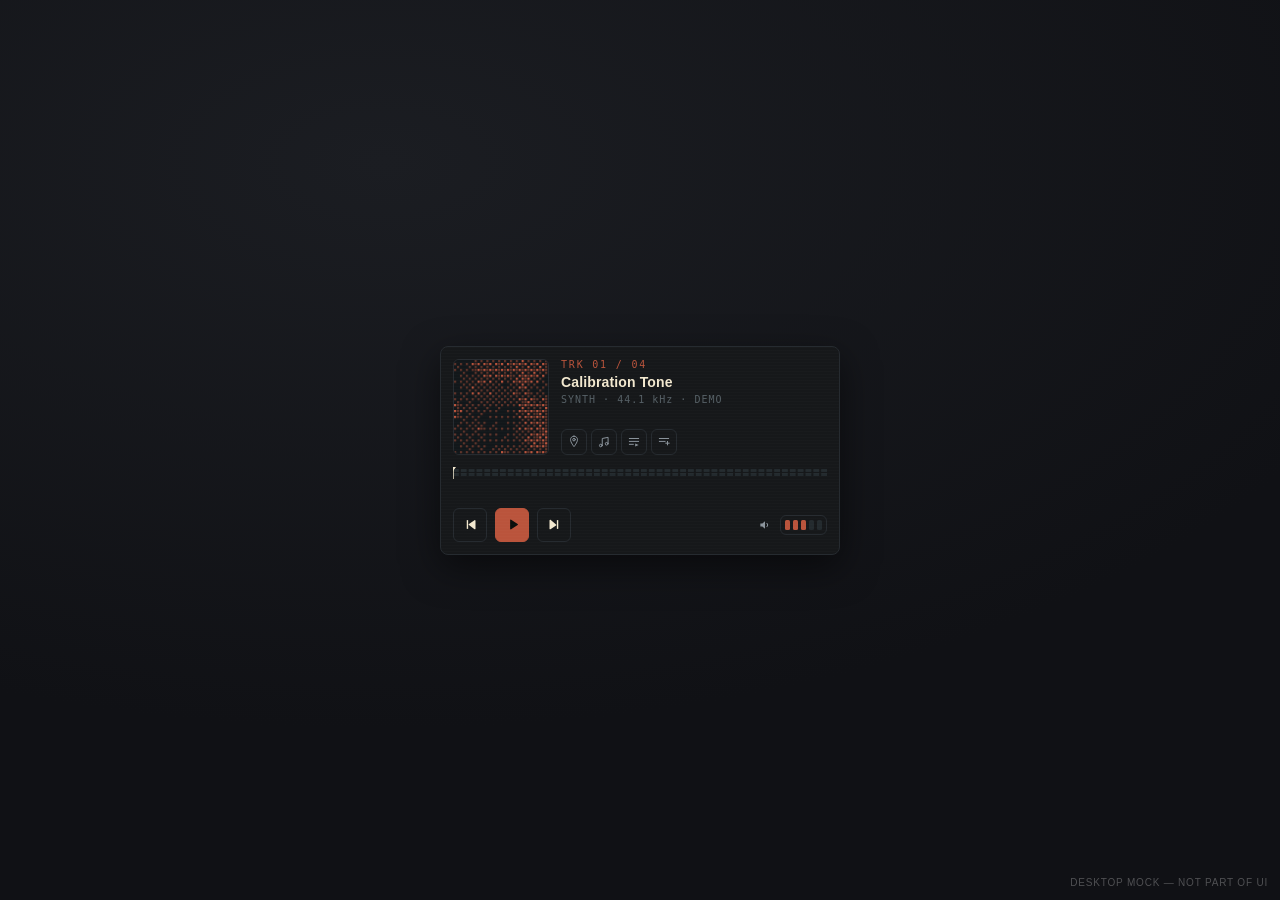
<file: sketches/002-phosphor/index.html>
<!doctype html>
<html lang="en">
<head>
<meta charset="utf-8">
<title>Halftone — Phosphor (refined)</title>
<style>
/* ============================================================
   PHOSPHOR — CRT deck stance, refined pass 2
   Fixes in this pass:
   1. Explicit tooltips on every tool button (function named)
   2. Real album art through an 8x8 Bayer dither → LED grid
   3. Accent extracted from art, clamped safe, 420ms crossfade,
      min 3:1 contrast vs background enforced
   4. Real AnalyserNode spectrum: log-bucketed 48 bars (matches
      the segmented cell language), EMA attack/release smoothing
   Design system (unchanged discipline):
   - spacing 4px scale · radius 8/6/3 · borders carry elevation,
     one widget shadow · 3 type tiers · one signature moment
   ============================================================ */
:root{
  --sp1:4px;--sp2:8px;--sp3:12px;--sp4:16px;
  --r-w:8px;--r-b:6px;--r-l:3px;
  --bg:#16181A;--bg2:#1B1E21;
  --line:#262B30;--line2:#3A4147;
  --cyan:#66E0C2;              /* boot accent until first extraction */
  --accent:#66E0C2;             /* live — tweened from art each frame */
  --accent-22:rgba(102,224,194,.22);
  --accent-45:rgba(102,224,194,.45);
  --cream:#F2E8CF;--dim:#8B949C;--dim2:#566066;
  --e1:0 12px 36px rgba(0,0,0,.5);
}
*{box-sizing:border-box;margin:0;padding:0}
html,body{height:100%}
body{
  font-family:"Segoe UI",-apple-system,sans-serif;
  -webkit-font-smoothing:antialiased;
  background:radial-gradient(120% 90% at 30% 18%,#1B1D22 0%,#101115 70%);
  color:var(--cream);display:flex;align-items:center;justify-content:center;overflow:hidden;
}
button{font:inherit;color:inherit;background:none;border:0;cursor:pointer}
:focus-visible{outline:1.5px solid var(--accent);outline-offset:2px}
.mocknote{position:fixed;right:var(--sp3);bottom:var(--sp3);font-size:10px;letter-spacing:.08em;color:rgba(244,244,245,.28);text-transform:uppercase}
.mono{font-family:Consolas,ui-monospace,monospace}

/* ---- widget shell ---- */
.widget{
  position:relative;width:400px;background:var(--bg);
  border:1px solid var(--line);border-radius:var(--r-w);
  box-shadow:var(--e1);cursor:grab;user-select:none;
}
.widget:active{cursor:grabbing}
.widget::after{ /* scanlines */
  content:"";position:absolute;inset:0;border-radius:var(--r-w);pointer-events:none;
  background:repeating-linear-gradient(0deg,transparent 0 2px,rgba(255,255,255,.012) 2px 3px);
}

/* ---- head: dithered art + meta ---- */
.head{display:flex;gap:var(--sp3);padding:var(--sp3);cursor:grab}
.artwrap{position:relative;flex:none}
canvas.art{width:96px;height:96px;border-radius:var(--r-b);border:1px solid var(--line);display:block}
.hmeta{flex:1;min-width:0;display:flex;flex-direction:column}
.trk-no{font-size:10px;letter-spacing:.18em;color:var(--accent)}
.title{margin-top:var(--sp1);font-size:14px;font-weight:600;letter-spacing:.01em;white-space:nowrap;overflow:hidden;text-overflow:ellipsis}
.tech{margin-top:var(--sp1);font-size:10px;letter-spacing:.1em;color:var(--dim2)}
.tools{margin-top:auto;display:flex;gap:var(--sp1)}
.tools button{
  position:relative;width:26px;height:26px;display:grid;place-items:center;border:1px solid var(--line);
  border-radius:var(--r-b);color:var(--dim);transition:border-color .12s,color .12s;
}
.tools button:hover{border-color:var(--line2);color:var(--cream)}
.tools button.on{border-color:var(--accent);color:var(--accent)}
.ico{width:14px;height:14px;display:block}

/* fix 1 — explicit function tooltips on every tool */
.tools button::after{
  content:attr(data-tip);
  position:absolute;right:calc(100% + 8px);top:50%;transform:translateY(-50%);
  padding:3px 8px;border:1px solid var(--line2);border-radius:var(--r-l);
  background:var(--bg2);color:var(--cream);
  font-size:10px;font-weight:600;letter-spacing:.14em;white-space:nowrap;
  opacity:0;pointer-events:none;transition:opacity .12s ease;z-index:9;
}
.tools button.tip-on::after,
.tools button:focus-visible::after{opacity:1}

/* fix 4 — the spectrum meter IS the seek bar (segmented cells) */
.seekwrap{padding:0 var(--sp3);position:relative}
.seek{position:relative;height:12px;cursor:pointer;touch-action:none;border-radius:var(--r-l)}
.seek.open{height:30px}
.seek canvas{position:absolute;inset:0;width:100%;height:100%}
.times{
  display:flex;justify-content:space-between;margin-top:var(--sp1);
  font-size:11px;font-variant-numeric:tabular-nums;color:var(--dim2);
  opacity:0;transition:opacity .15s ease;
}
.seekwrap:hover .times,.seek.dragging .times{opacity:1}
.tip{
  position:absolute;bottom:calc(100% + 2px);left:0;transform:translateX(-50%);
  padding:2px 6px;border:1px solid var(--accent);border-radius:var(--r-l);
  color:var(--accent);font-size:10.5px;font-variant-numeric:tabular-nums;
  background:var(--bg2);display:none;white-space:nowrap;z-index:3;
}
.seek.dragging .tip{display:block}

/* ---- controls ---- */
.controls{display:flex;align-items:center;gap:var(--sp2);padding:var(--sp3)}
.cbtn{
  width:34px;height:34px;display:grid;place-items:center;border:1px solid var(--line);
  border-radius:var(--r-b);color:var(--cream);transition:border-color .12s;
}
.cbtn:hover{border-color:var(--line2)}
.cbtn:active{transform:translateY(1px)}
.cbtn svg{width:15px;height:15px}
.play{border-color:var(--accent);background:var(--accent);color:#0A0E0C}
.play:hover{filter:brightness(1.08)}
.play:active{transform:translateY(1px)}
.vol{margin-left:auto;display:flex;align-items:center;gap:var(--sp2)}
.vol svg{width:14px;height:14px;color:var(--dim)}
.leds{display:flex;gap:3px;padding:4px;border:1px solid var(--line);border-radius:var(--r-b)}
.led{width:5px;height:10px;border-radius:1.5px;background:#232A2E;cursor:pointer}
.led.on{background:var(--accent)}

/* ---- lyrics ---- */
.lyrics{overflow:hidden;max-height:0;transition:max-height .45s cubic-bezier(.2,.9,.2,1)}
.lyrics.open{max-height:168px}
.lyr-view{
  height:168px;overflow:hidden;padding:0 var(--sp4);
  -webkit-mask-image:linear-gradient(transparent,#000 18%,#000 82%,transparent);
          mask-image:linear-gradient(transparent,#000 18%,#000 82%,transparent);
}
.lyr-wrap{transform:translateY(64px);transition:transform .5s cubic-bezier(.25,.9,.2,1)}
.line{padding:6px 0;font-size:12px;line-height:1.5;color:rgba(242,232,207,.38);transition:color .25s ease}
.line.active{color:var(--cream)}
.line.active::before{content:"▸ ";color:var(--accent)}

/* ---- popovers ---- */
.pop{
  position:absolute;z-index:5;min-width:250px;background:var(--bg2);
  border:1px solid var(--line2);border-radius:var(--r-b);box-shadow:0 8px 24px rgba(0,0,0,.4);
  padding:var(--sp2);display:none;
}
.pop.open{display:block}
#queue{right:var(--sp3);bottom:56px}
#plmenu{right:var(--sp3);top:96px}
.prow{display:flex;align-items:center;gap:var(--sp2);width:100%;padding:var(--sp2) var(--sp1);border-radius:var(--r-l);text-align:left}
.prow:hover{background:var(--accent-22)}
.prow .n{font-size:10px;color:var(--dim2);width:18px}
.prow .t{font-size:12px;flex:1;min-width:0;white-space:nowrap;overflow:hidden;text-overflow:ellipsis}
.prow .d{font-size:10px;color:var(--dim2)}
.prow.cur .t{color:var(--accent)}
.prow.cur .n{color:var(--accent)}
.mitem{display:block;width:100%;padding:var(--sp2);border-radius:var(--r-l);font-size:12px;text-align:left}
.mitem:hover{background:var(--accent-22)}
.pop .cap{font-size:10px;letter-spacing:.16em;color:var(--dim2);padding:var(--sp1) var(--sp2) var(--sp2)}
</style>
</head>
<body>
<div class="mocknote">desktop mock — not part of UI</div>

<div class="widget" id="widget">
  <div class="head" id="dragzone">
    <div class="artwrap"><canvas class="art" id="art" width="96" height="96"></canvas></div>
    <div class="hmeta">
      <div class="trk-no mono" id="trkNo">TRK 01 / 04</div>
      <div class="title" id="tTitle">—</div>
      <div class="tech mono" id="tTech">—</div>
      <div class="tools">
        <button id="btnPin" data-tip="PIN · ALWAYS ON TOP" aria-label="Pin: always on top">
          <svg class="ico" viewBox="0 0 24 24" fill="none" stroke="currentColor" stroke-width="1.7" stroke-linecap="round" stroke-linejoin="round"><path d="M12 2C8.7 2 6 4.7 6 8c0 4.5 6 12 6 12s6-7.5 6-12c0-3.3-2.7-6-6-6z"/><circle cx="12" cy="8" r="2.2"/></svg>
        </button>
        <button id="btnLyrics" data-tip="LYRICS · SYNCED" aria-label="Synced lyrics">
          <svg class="ico" viewBox="0 0 24 24" fill="none" stroke="currentColor" stroke-width="1.7" stroke-linecap="round" stroke-linejoin="round"><path d="M9 18V6l10-2v11"/><circle cx="6.5" cy="18" r="2.3"/><circle cx="16.5" cy="15" r="2.3"/></svg>
        </button>
        <button id="btnQueue" data-tip="QUEUE · UPCOMING" aria-label="Play queue">
          <svg class="ico" viewBox="0 0 24 24" fill="none" stroke="currentColor" stroke-width="1.7" stroke-linecap="round" stroke-linejoin="round"><path d="M4 6h16M4 11h16M4 16h7"/><path d="M14 14.5l6 2.5-6 2.5z" fill="currentColor" stroke="none"/></svg>
        </button>
        <button id="btnAdd" data-tip="ADD TO PLAYLIST" aria-label="Add to playlist">
          <svg class="ico" viewBox="0 0 24 24" fill="none" stroke="currentColor" stroke-width="1.7" stroke-linecap="round" stroke-linejoin="round"><path d="M4 6h16M4 11h10"/><path d="M18 11v6M15 14h6"/></svg>
        </button>
      </div>
    </div>
  </div>

  <div class="seekwrap">
    <div class="seek" id="seek">
      <canvas id="seekCv"></canvas>
      <div class="tip mono" id="tip">00:00 / 00:00</div>
    </div>
    <div class="times mono"><span id="tCur">0:00</span><span id="tTot">0:00</span></div>
  </div>

  <div class="controls">
    <button class="cbtn" id="btnPrev" title="Previous">
      <svg viewBox="0 0 24 24" fill="currentColor"><path d="M6 5h2.2v14H6z"/><path d="M20 5.4v13.2c0 .8-.9 1.3-1.6.9L9.5 12.7a1 1 0 0 1 0-1.7l8.9-5.9c.7-.4 1.6.1 1.6.9z"/></svg>
    </button>
    <button class="cbtn play" id="btnPlay" title="Play / pause">
      <svg id="icoPlay" viewBox="0 0 24 24" fill="currentColor"><path d="M8.2 5.2v13.6c0 .8.9 1.3 1.6.9l10.4-6.8a1 1 0 0 0 0-1.7L9.8 4.3c-.7-.4-1.6.1-1.6.9z"/></svg>
      <svg id="icoPause" viewBox="0 0 24 24" fill="currentColor" style="display:none"><path d="M7 5h3.4v14H7zM13.6 5H17v14h-3.4z"/></svg>
    </button>
    <button class="cbtn" id="btnNext" title="Next">
      <svg viewBox="0 0 24 24" fill="currentColor"><path d="M15.8 5H18v14h-2.2z"/><path d="M4 5.4v13.2c0 .8.9 1.3 1.6.9l8.9-5.8a1 1 0 0 0 0-1.7L5.6 4.5c-.7-.4-1.6.1-1.6.9z"/></svg>
    </button>
    <div class="vol">
      <svg viewBox="0 0 24 24" fill="none" stroke="currentColor" stroke-width="1.7" stroke-linecap="round" stroke-linejoin="round"><path d="M4 9.5v5h3.5L12 18.5v-13L7.5 9.5H4z" fill="currentColor" stroke="none"/><path d="M15.5 9a4.2 4.2 0 0 1 0 6"/></svg>
      <div class="leds" id="leds" role="slider" aria-label="Volume" tabindex="0"></div>
    </div>
  </div>

  <div class="lyrics" id="lyrics">
    <div class="lyr-view"><div class="lyr-wrap mono" id="lyrWrap"></div></div>
  </div>

  <div class="pop" id="queue">
    <div class="cap mono">QUEUE</div>
    <div id="qrows"></div>
  </div>
  <div class="pop" id="plmenu">
    <div class="cap mono">ADD TO</div>
    <button class="mitem">Night Drive</button>
    <button class="mitem">Focus Loop</button>
    <button class="mitem">On Repeat</button>
  </div>
</div>
<audio id="aud" preload="auto"></audio>

<script>
/* ============================================================
   TRACKS — spliced by tools/make-embed.py when run against a
   real library (index.local.html). Empty here = synth mode:
   procedural covers + WebAudio-synth music, same code path.
   ============================================================ */
const TRACKS=/*__EMBED__*/[];
const HAS_EMBED=TRACKS.length>0;
const CLIP_S=45; /* embedded excerpts are the first 45s of each track */

/* synth-mode library (used only when no embed present) */
const SYNTH=[
 {title:"Calibration Tone",artist:"HALFTONE",dur:196,tech:"SYNTH · 44.1 kHz · DEMO",seed:3,hue:.02,lyrics:[
  [0,"Signal check on channel one"],[14,"Carrier locked, the meter runs"],[29,"Every lamp in the panel"],
  [44,"Hums the same soft frequency"],[62,"Calibration tone, hold me"],[81,"Steady as the sweep line goes"],
  [100,"I can hear the bias settle"],[120,"Down to a single note"],[142,"Calibration tone, hold me"],[163,"Till the noise floor lets me go"]]},
 {title:"Phosphor Trace",artist:"HALFTONE",dur:224,tech:"SYNTH · 44.1 kHz · DEMO",seed:11,hue:.55,lyrics:[
  [0,"Green line walking the glass"],[16,"Drawing the shape of the song"],[33,"I read the peaks like handwriting"],
  [52,"Somebody left for me"],[70,"Phosphor trace, slow decay"],[90,"Linger where the bright used to be"],
  [108,"Every frame a small afterimage"],[128,"Of the one before it"],[150,"Phosphor trace, slow decay"]]},
 {title:"Magnetic Evening",artist:"HALFTONE",dur:172,tech:"SYNTH · 44.1 kHz · DEMO",seed:17,hue:.83,lyrics:[
  [0,"Tape hiss like distant rain"],[18,"The evening wound on spools"],[37,"We let the reels run long"],
  [55,"Past the label to the end"],[74,"Magnetic evening, play me back"],[95,"Everything we recorded low"],
  [115,"Keep the wow, keep the flutter"],[137,"It's part of the take"],[160,"Magnetic evening, play me back"]]},
 {title:"Brownout Lullaby",artist:"HALFTONE",dur:241,tech:"SYNTH · 44.1 kHz · DEMO",seed:29,hue:.09,lyrics:[
  [0,"Grid dips at half past two"],[20,"The block goes amber then blue"],[41,"Fans slow their turning"],
  [63,"Somewhere a fridge sings low"],[86,"Brownout lullaby"],[108,"Dim enough to sleep by"],
  [132,"Hold the last of the charge"],[158,"Till the morning shift"],[185,"Brownout lullaby"],[212,"Dim enough to sleep by"]]}
];
const LIB=HAS_EMBED?TRACKS:SYNTH;

const S={i:0,t:20,playing:false,vol:.7,pinned:false,drag:null,lidx:-1,lyricsOpen:false,mode:HAS_EMBED?"library":"synth"};
window.S=S;
const trk=()=>LIB[S.i];
const $=id=>document.getElementById(id);
const el={};
["widget","dragzone","art","seek","seekCv","tip","tCur","tTot","tTitle","tTech","trkNo","lyrics","lyrWrap","qrows","queue","plmenu","leds","icoPlay","icoPause","btnPlay","btnPin","btnLyrics","btnQueue","btnAdd","btnPrev","btnNext","aud"].forEach(k=>el[k]=$(k));
const fmt=s=>{s=Math.max(0,Math.round(s));return String(Math.floor(s/60)).padStart(2,"0")+":"+String(s%60).padStart(2,"0")};

/* ============ fix 3 — color math: extract, clamp, contrast ============ */
function rgb2hsl(r,g,b){
  const mx=Math.max(r,g,b),mn=Math.min(r,g,b);let h=0,s=0;const l=(mx+mn)/2;
  if(mx!==mn){const d=mx-mn;s=l>.5?d/(2-mx-mn):d/(mx+mn);
    switch(mx){case r:h=(g-b)/d+(g<b?6:0);break;case g:h=(b-r)/d+2;break;default:h=(r-g)/d+4}
    h/=6}
  return {h,s,l}
}
function hsl2rgb(h,s,l){
  const f=(n)=>{const k=(n+h*12)%12;const a=s*Math.min(l,1-l);
    return l-a*Math.max(-1,Math.min(k-3,9-k,1))};
  return [f(0)*255,f(8)*255,f(4)*255]
}
const lin=c=>{c/=255;return c<=.03928?c/12.92:Math.pow((c+.055)/1.055,2.4)};
const lum=(r,g,b)=>.2126*lin(r)+.7152*lin(g)+.0722*lin(b);
const ratio=(l1,l2)=>(Math.max(l1,l2)+.05)/(Math.min(l1,l2)+.05);
const BG_LUM=lum(0x16,0x18,0x1A);

/* weighted dominant-hue extraction from the actual cover pixels */
function extractAccent(img){
  const c=document.createElement("canvas");c.width=c.height=24;
  const g=c.getContext("2d",{willReadFrequently:true});
  g.drawImage(img,0,0,24,24);
  const d=g.getImageData(0,0,24,24).data;
  const W=new Array(12).fill(0),Hh=new Array(12).fill(0),Ss=new Array(12).fill(0),Ll=new Array(12).fill(0);
  for(let i=0;i<d.length;i+=4){
    const {h,s,l}=rgb2hsl(d[i]/255,d[i+1]/255,d[i+2]/255);
    if(s>.25&&l>.12&&l<.92){
      const w=s*Math.max(l,.15),b=Math.min(11,Math.floor(h*12));
      W[b]+=w;Hh[b]+=h*w;Ss[b]+=s*w;Ll[b]+=l*w;
    }
  }
  let best=-1;for(let i=0;i<12;i++)if(W[i]>0&&(best<0||W[i]>W[best]))best=i;
  if(best<0)return {h:.44,s:.62,l:.56};            /* cyan fallback */
  return {h:Hh[best]/W[best],s:Ss[best]/W[best],l:Ll[best]/W[best]}
}
/* clamp into the safe vivid band, then raise lightness until 3:1 vs bg */
function clampAccent(a){
  const h=a.h,s=Math.min(.9,Math.max(.5,a.s));let l=Math.min(.68,Math.max(.45,a.l));
  while(l<.82){
    const [r,g,b]=hsl2rgb(h,s,l);
    if(ratio(lum(r,g,b),BG_LUM)>=3)break;
    l+=.02;
  }
  return {h,s,l}
}
/* live accent state — tweened, never snapped */
const ACC={cur:{h:.44,s:.62,l:.56},from:null,to:null,t0:0,dur:420,anim:false,rgb:"#66E0C2",hex:[102,224,194]};
const easeIO=k=>k<.5?4*k*k*k:1-Math.pow(-2*k+2,3)/2;
const lerpHue=(a,b,k)=>{let d=b-a;if(d>.5)d-=1;if(d<-.5)d+=1;return (a+d*k+1)%1};
function applyAccent(){
  const [r,g,b]=hsl2rgb(ACC.cur.h,ACC.cur.s,ACC.cur.l).map(v=>Math.round(v));
  ACC.hex=[r,g,b];ACC.rgb=`rgb(${r},${g},${b})`;
  const rs=document.documentElement.style;
  rs.setProperty("--accent",ACC.rgb);
  rs.setProperty("--accent-22",`rgba(${r},${g},${b},.22)`);
  rs.setProperty("--accent-45",`rgba(${r},${g},${b},.45)`);
}
function tweenAccent(to){
  ACC.from={...ACC.cur};ACC.to=to;ACC.t0=performance.now();ACC.anim=true;
}
function tickAccent(now){
  if(!ACC.anim)return false;
  const k=easeIO(Math.min(1,(now-ACC.t0)/ACC.dur));
  ACC.cur.h=lerpHue(ACC.from.h,ACC.to.h,k);
  ACC.cur.s=ACC.from.s+(ACC.to.s-ACC.from.s)*k;
  ACC.cur.l=ACC.from.l+(ACC.to.l-ACC.from.l)*k;
  applyAccent();
  if(k>=1)ACC.anim=false;
  return true; /* art needs re-tint */
}

/* ============ fix 2 — real art through Bayer-8 dither → LED grid ============ */
const BAYER=[[0,32,8,40,2,34,10,42],[48,16,56,24,50,18,58,26],[12,44,4,36,14,46,6,38],
             [60,28,52,20,62,30,54,22],[3,35,11,43,1,33,9,41],[51,19,59,27,49,17,57,25],
             [15,47,7,39,13,45,5,37],[63,31,55,23,61,29,53,21]].map(r=>r.map(v=>v/64));
const ART_GRID=32;
function renderArt(){
  const cv=el.art,dpr=Math.min(2,devicePixelRatio||1);
  const size=96*dpr;cv.width=size;cv.height=size;
  const g=cv.getContext("2d");
  g.fillStyle="#12171A";g.fillRect(0,0,size,size);
  const img=trk()._img;if(!img)return;
  const off=document.createElement("canvas");off.width=off.height=ART_GRID;
  const og=off.getContext("2d",{willReadFrequently:true});
  og.drawImage(img,0,0,ART_GRID,ART_GRID);
  const px=og.getImageData(0,0,ART_GRID,ART_GRID).data;
  const cell=size/ART_GRID,[ar,ag,ab]=ACC.hex;
  for(let y=0;y<ART_GRID;y++)for(let x=0;x<ART_GRID;x++){
    const i=(y*ART_GRID+x)*4;
    const lumv=(px[i]*.2126+px[i+1]*.7152+px[i+2]*.0722)/255;
    const v=lumv+(BAYER[y%8][x%8]-.5)*.55;                 /* ordered dither */
    if(v>.62)      g.fillStyle=`rgb(${ar},${ag},${ab})`;   /* bright cell */
    else if(v>.38) g.fillStyle=`rgba(${ar},${ag},${ab},.45)`; /* mid cell */
    else           continue;                              /* off cell */
    g.fillRect(x*cell,y*cell,cell-.75,cell-.75);
  }
}
/* procedural cover generator (synth mode) — a real image through the
   same dither pipeline, just painted instead of photographed */
function genCover(seed,hue){
  const c=document.createElement("canvas");c.width=c.height=288;
  const g=c.getContext("2d");
  const h=hue*360;
  const grad=g.createLinearGradient(0,0,288,288);
  grad.addColorStop(0,`hsl(${h},55%,22%)`);grad.addColorStop(1,`hsl(${(h+40)%360},45%,12%)`);
  g.fillStyle=grad;g.fillRect(0,0,288,288);
  let a=seed>>>0;const rnd=()=>{a|=0;a=a+0x6D2B79F5|0;let t=Math.imul(a^a>>>15,1|a);t=t+Math.imul(t^t>>>7,61|t)^t;return((t^t>>>14)>>>0)/4294967296};
  for(let i=0;i<60;i++){
    const r=8+rnd()*70,x=rnd()*288,y=rnd()*288;
    g.fillStyle=`hsla(${(h+rnd()*50-25+360)%360},${45+rnd()*35}%,${30+rnd()*45}%,${.18+rnd()*.5})`;
    g.beginPath();g.arc(x,y,r,0,7);g.fill();
  }
  g.strokeStyle=`hsla(${h},80%,72%,.9)`;g.lineWidth=3;
  g.beginPath();g.arc(144,144,92,0,7);g.stroke();
  return c;
}
function coverURL(t,i){
  if(HAS_EMBED)return "data:image/jpeg;base64,"+t.cover;
  return genCover(t.seed||i*7+3,t.hue??.4).toDataURL();
}

/* ============ fix 4 — real AnalyserNode, log buckets, EMA ============ */
let AC=null,analyser=null,DATA=null,gainNode=null,BINS=null,srcMode=null;
const NBARS=48,EMA=new Float32Array(NBARS);
function ensureAudio(){
  if(AC)return true;
  try{
    AC=new (window.AudioContext||window.webkitAudioContext)();
    analyser=AC.createAnalyser();analyser.fftSize=2048;analyser.smoothingTimeConstant=.8;
    gainNode=AC.createGain();gainNode.gain.value=S.vol;
    analyser.connect(gainNode);gainNode.connect(AC.destination);
    DATA=new Uint8Array(analyser.frequencyBinCount);
    if(HAS_EMBED){
      srcMode="media";
      const ms=AC.createMediaElementSource(el.aud);
      ms.connect(analyser);el.aud.loop=true;
    }else{
      srcMode="synth";
      /* audible synth bed: filtered noise + slow sweeps — real spectrum,
         zero copyrighted bytes */
      const len=AC.sampleRate*2,buf=AC.createBuffer(1,len,AC.sampleRate),ch=buf.getChannelData(0);
      let last=0;for(let i=0;i<len;i++){const w=Math.random()*2-1;last=(last+.02*w)/1.02;ch[i]=last*3.5}
      const noise=AC.createBufferSource();noise.buffer=buf;noise.loop=true;
      const bp=AC.createBiquadFilter();bp.type="bandpass";bp.frequency.value=420;bp.Q.value=1.1;
      const trem=AC.createGain();trem.gain.value=.9;
      noise.connect(bp);bp.connect(trem);trem.connect(analyser);
      const lfo=AC.createOscillator();lfo.frequency.value=.11;
      const lg=AC.createGain();lg.gain.value=320;lfo.connect(lg);lg.connect(bp.frequency);lfo.start();
      const beat=AC.createOscillator();beat.frequency.value=2;
      const bg=AC.createGain();bg.gain.value=.3;beat.connect(bg);bg.connect(trem.gain);beat.start();
      noise.start();
    }
    /* log-spaced bar→bin map: 40 Hz … min(15 kHz, Nyquist) */
    const fMin=40,fMax=Math.min(15000,AC.sampleRate/2),K=AC.sampleRate/analyser.fftSize;
    BINS=[];
    for(let i=0;i<NBARS;i++){
      const f0=fMin*Math.pow(fMax/fMin,i/NBARS),f1=fMin*Math.pow(fMax/fMin,(i+1)/NBARS);
      let b0=Math.max(0,Math.floor(f0/K)),b1=Math.min(DATA.length,Math.max(b0+1,Math.ceil(f1/K)));
      BINS.push([b0,b1]);
    }
    return true;
  }catch(e){return false}
}
function spectrum(){
  const out=new Float32Array(NBARS);
  if(analyser&&S.playing)analyser.getByteFrequencyData(DATA);
  for(let i=0;i<NBARS;i++){
    let v=0;
    if(analyser&&S.playing){
      const [b0,b1]=BINS[i];let s=0;
      for(let b=b0;b<b1;b++)s+=DATA[b];
      v=(s/(b1-b0))/255;
      v*=.55+.75*Math.pow((i+1)/NBARS,.6);       /* high-band tilt */
      v=Math.min(1,v);
    }
    const p=EMA[i];
    EMA[i]=v>p?p+(v-p)*.5:p+(v-p)*.14;           /* fast attack, slow release */
    if(!S.playing)EMA[i]*=.9;                     /* settle to rest */
    out[i]=EMA[i];
  }
  return out;
}

/* ---------- seek meter render (cells = the segmented language) ---------- */
function drawSeek(){
  const box=el.seek,W=box.clientWidth,H=box.clientHeight;if(!W||!H)return;
  const dpr=Math.min(2,devicePixelRatio||1);
  if(el.seekCv.width!==Math.round(W*dpr)||el.seekCv.height!==Math.round(H*dpr)){el.seekCv.width=Math.round(W*dpr);el.seekCv.height=Math.round(H*dpr)}
  const g=el.seekCv.getContext("2d");g.setTransform(dpr,0,0,dpr,0,0);g.clearRect(0,0,W,H);
  const spec=spectrum(),gap=2,cw=Math.max(2,(W-gap*(NBARS-1))/NBARS);
  const cell=4,rows=Math.max(2,Math.floor((H-2)/cell));
  const prog=(S.drag!=null?S.drag.p:S.t)/trk().dur;
  const volK=.35+.65*S.vol;
  const [ar,ag,ab]=ACC.hex;
  for(let i=0;i<NBARS;i++){
    const played=(i+.5)/NBARS<prog;
    const lit=Math.round(Math.max(.08,spec[i])*volK*rows);
    for(let r=0;r<rows;r++){
      const y=H-2-(r+1)*cell;
      if(r<lit) g.fillStyle=played?`rgb(${ar},${ag},${ab})`:`rgba(${ar},${ag},${ab},.22)`;
      else      g.fillStyle=played?`rgba(${ar},${ag},${ab},.08)`:"#232A2E";
      g.fillRect(i*(cw+gap),y,cw,cell-1);
    }
  }
  const px=prog*W;
  g.fillStyle="#F2E8CF";g.fillRect(px-.75,0,1.5,H);
  g.beginPath();g.moveTo(px-3,0);g.lineTo(px+3,0);g.lineTo(px,4);g.closePath();g.fill();
}

/* ---------- lyrics (real .lrc when embedded) ---------- */
function buildLyrics(){
  el.lyrWrap.innerHTML="";
  trk().lyrics.forEach(L=>{
    const d=document.createElement("div");d.className="line";d.textContent=L[1];d.dataset.t=L[0];
    el.lyrWrap.appendChild(d);
  });
  S.lidx=-1;
}
function updateLyrics(){
  if(!S.lyricsOpen)return;
  const lines=[...el.lyrWrap.children];
  let idx=-1;
  for(let i=0;i<lines.length;i++){if(S.t>=+lines[i].dataset.t)idx=i}
  if(idx===S.lidx)return;
  S.lidx=idx;
  lines.forEach((l,i)=>l.classList.toggle("active",i===idx));
  if(idx>=0){
    const ln=lines[idx];
    el.lyrWrap.style.transform=`translateY(${64-(ln.offsetTop+ln.offsetHeight/2)}px)`;
  }
}

/* ---------- queue ---------- */
function buildQueue(){
  el.qrows.innerHTML="";
  LIB.forEach((T,i)=>{
    const b=document.createElement("button");
    b.className="prow"+(i===S.i?" cur":"");
    b.innerHTML=`<span class="n mono">${String(i+1).padStart(2,"0")}</span><span class="t">${T.title}</span><span class="d mono">${fmt(T.dur)}</span>`;
    b.onclick=()=>{load(i);el.queue.classList.remove("open")};
    el.qrows.appendChild(b);
  });
}

/* ---------- transport ---------- */
function load(i){
  S.i=(i+LIB.length)%LIB.length;S.t=0;S.lidx=-1;
  const t=trk();
  el.tTitle.textContent=t.title;
  el.tTech.textContent=t.tech;
  el.trkNo.textContent="TRK "+String(S.i+1).padStart(2,"0")+" / "+String(LIB.length).padStart(2,"0");
  el.tTot.textContent=fmt(t.dur);
  el.tip.textContent=fmt(0)+" / "+fmt(t.dur);
  buildLyrics();buildQueue();
  if(HAS_EMBED)el.aud.src="data:audio/mp4;base64,"+t.clip;
  const url=coverURL(t,S.i);
  const img=new Image();
  img.onload=()=>{
    t._img=img;renderArt();
    tweenAccent(clampAccent(extractAccent(img)));
  };
  img.src=url;
  if(S.playing&&HAS_EMBED){el.aud.play().catch(()=>{})}
}
function setPlaying(p){
  ensureAudio();
  S.playing=p;
  el.icoPlay.style.display=p?"none":"block";
  el.icoPause.style.display=p?"block":"none";
  if(srcMode==="media"){
    if(p){AC.resume();el.aud.play().catch(()=>{})}else el.aud.pause();
  }else{
    p?AC.resume():AC.suspend();
  }
}
function next(){load(S.i+1)}
function prev(){if(S.t>3){S.t=0;seekAudio()}else{load(S.i-1)}}
function seekAudio(){
  if(HAS_EMBED&&!isNaN(el.aud.duration))el.aud.currentTime=Math.min(el.aud.duration,S.t%CLIP_S);
}

/* ---------- pointer: drag-to-seek + widget drag ---------- */
const seek=el.seek;
seek.addEventListener("pointerenter",()=>seek.classList.add("open"));
seek.addEventListener("pointerleave",()=>{if(S.drag==null)seek.classList.remove("open")});
seek.addEventListener("pointerdown",e=>{
  try{seek.setPointerCapture(e.pointerId)}catch(_){}
  const r=seek.getBoundingClientRect();
  S.drag={p:Math.min(1,Math.max(0,(e.clientX-r.left)/r.width))};
  seek.classList.add("open","dragging");
  el.tip.textContent=fmt(S.drag.p*trk().dur)+" / "+fmt(trk().dur);
  el.tip.style.left=(S.drag.p*seek.clientWidth)+"px";
});
seek.addEventListener("pointermove",e=>{
  if(S.drag==null)return;
  const r=seek.getBoundingClientRect();
  S.drag.p=Math.min(1,Math.max(0,(e.clientX-r.left)/r.width));
  el.tip.textContent=fmt(S.drag.p*trk().dur)+" / "+fmt(trk().dur);
  el.tip.style.left=(S.drag.p*seek.clientWidth)+"px";
});
const endDrag=()=>{
  if(S.drag==null)return;
  S.t=S.drag.p*trk().dur;S.drag=null;S.lidx=-1;seekAudio();
  seek.classList.remove("dragging");
  if(!seek.matches(":hover"))seek.classList.remove("open");
};
seek.addEventListener("pointerup",endDrag);
seek.addEventListener("pointercancel",endDrag);

el.dragzone.addEventListener("pointerdown",e=>{
  if(e.button!==0||e.target.closest("button"))return;
  const w=el.widget,r=w.getBoundingClientRect(),sx=e.clientX,sy=e.clientY;
  const move=ev=>{w.style.position="fixed";w.style.left=(r.left+ev.clientX-sx)+"px";w.style.top=(r.top+ev.clientY-sy)+"px"};
  const up=()=>{removeEventListener("pointermove",move);removeEventListener("pointerup",up)};
  addEventListener("pointermove",move);addEventListener("pointerup",up);
});

/* ============ fix 1 — tooltips: JS-driven so they're testable ============ */
document.querySelectorAll(".tools button").forEach(b=>{
  b.addEventListener("pointerenter",()=>b.classList.add("tip-on"));
  b.addEventListener("pointerleave",()=>b.classList.remove("tip-on"));
  b.addEventListener("click",()=>b.classList.remove("tip-on"));
});

/* ---------- buttons + LED volume ---------- */
el.btnPlay.onclick=()=>setPlaying(!S.playing);
el.btnNext.onclick=next;el.btnPrev.onclick=prev;
el.btnPin.onclick=()=>{S.pinned=!S.pinned;el.btnPin.classList.toggle("on",S.pinned);el.btnPin.setAttribute("aria-pressed",S.pinned)};
el.btnLyrics.onclick=()=>{S.lyricsOpen=!S.lyricsOpen;el.lyrics.classList.toggle("open",S.lyricsOpen);el.btnLyrics.classList.toggle("on",S.lyricsOpen);if(S.lyricsOpen){S.lidx=-1;updateLyrics()}};
el.btnQueue.onclick=e=>{e.stopPropagation();el.plmenu.classList.remove("open");el.queue.classList.toggle("open");buildQueue()};
el.btnAdd.onclick=e=>{e.stopPropagation();el.queue.classList.remove("open");el.plmenu.classList.toggle("open")};
document.addEventListener("click",e=>{
  if(!el.queue.contains(e.target)&&!el.btnQueue.contains(e.target))el.queue.classList.remove("open");
  if(!el.plmenu.contains(e.target)&&!el.btnAdd.contains(e.target))el.plmenu.classList.remove("open");
});
el.plmenu.querySelectorAll(".mitem").forEach(m=>m.onclick=()=>el.plmenu.classList.remove("open"));

const LEDN=5,leds=[];
for(let i=0;i<LEDN;i++){
  const d=document.createElement("div");d.className="led";
  d.onclick=()=>{S.vol=(i+1)/LEDN;paintLeds();if(gainNode)gainNode.gain.setTargetAtTime(S.vol,AC.currentTime,.02)};
  el.leds.appendChild(d);leds.push(d);
}
function paintLeds(){leds.forEach((l,i)=>l.classList.toggle("on",S.vol>=(i+1)/LEDN-.01))}
paintLeds();
el.leds.addEventListener("keydown",e=>{
  if(e.key==="ArrowRight"){S.vol=Math.min(1,S.vol+1/LEDN);paintLeds();if(gainNode)gainNode.gain.setTargetAtTime(S.vol,AC.currentTime,.02)}
  if(e.key==="ArrowLeft"){S.vol=Math.max(0,S.vol-1/LEDN);paintLeds();if(gainNode)gainNode.gain.setTargetAtTime(S.vol,AC.currentTime,.02)}
});

addEventListener("keydown",e=>{
  if(e.target.tagName==="INPUT"||e.target===el.leds)return;
  if(e.code==="Space"){e.preventDefault();el.btnPlay.click()}
  if(e.code==="ArrowRight"){S.t=Math.min(trk().dur,S.t+5);seekAudio()}
  if(e.code==="ArrowLeft"){S.t=Math.max(0,S.t-5);seekAudio()}
});

/* ---------- clock ---------- */
let last=performance.now();
function loop(now){
  const dt=(now-last)/1000;last=now;
  if(S.playing&&S.drag==null){
    S.t+=dt;
    if(S.t>=trk().dur){next()}
  }
  el.tCur.textContent=fmt(S.t);
  const tinted=tickAccent(now);
  if(tinted)renderArt();          /* dither cells re-tint during the crossfade */
  drawSeek();updateLyrics();
  requestAnimationFrame(loop);
}

/* ---------- QA surface ---------- */
window.__qa={
  advance:d=>{S.t=Math.min(trk().dur,S.t+d);updateLyrics()},
  accent:()=>({h:+ACC.cur.h.toFixed(3),s:+ACC.cur.s.toFixed(3),l:+ACC.cur.l.toFixed(3),
               rgb:ACC.rgb,animating:ACC.anim,
               ratioVsBg:+ratio(lum(...ACC.hex),BG_LUM).toFixed(2),
               ratioVsInk:+ratio(lum(...ACC.hex),lum(10,14,12)).toFixed(2)}),
  spec:()=>({mode:srcMode,n:NBARS,
             bins:BINS?{first:BINS[0],last:BINS[NBARS-1],
                        mono:BINS.every((b,i,a)=>i===0||(b[0]>=a[i-1][0]&&b[1]>b[0]))}:null,
             bars:Array.from(EMA).map(v=>+v.toFixed(3)),
             spread:+(Math.max(...EMA)-Math.min(...EMA)).toFixed(3),
             ctx:AC?AC.state:"none"}),
  artHash:()=>{const g=el.art.getContext("2d");const d=g.getImageData(0,0,el.art.width,el.art.height).data;
    let h=0,lit=0,n=0;for(let i=0;i<d.length;i+=64){h=(h*31+d[i])>>>0;n++;if(d[i]>32||d[i+1]>32||d[i+2]>32)lit++}
    return {h,litPct:+(lit/n).toFixed(3)}}
};

load(0);applyAccent();requestAnimationFrame(loop);
</script>
</body>
</html>
</file>
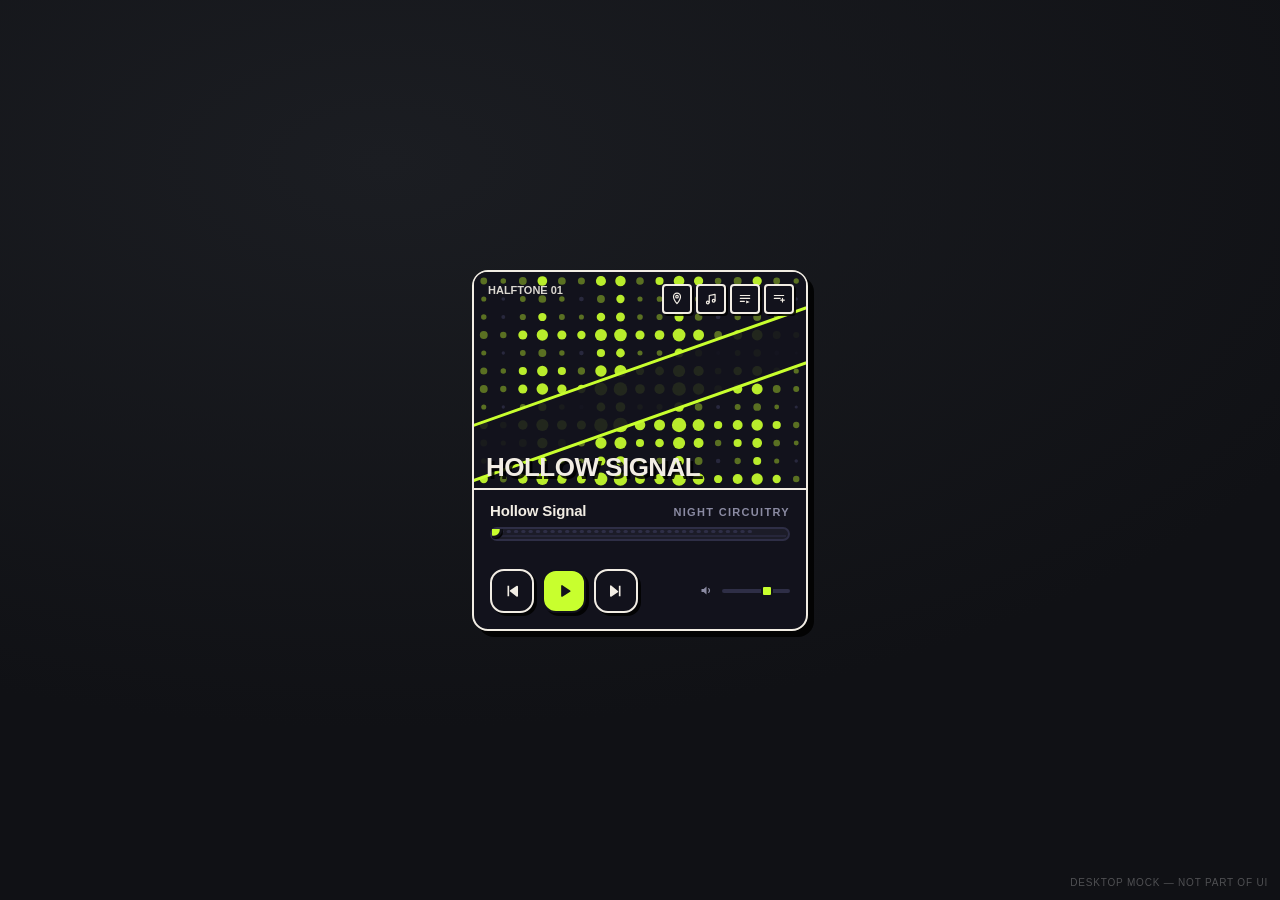
<file: sketches/003-pulp/index.html>
<!doctype html>
<html lang="en">
<head>
<meta charset="utf-8">
<title>Halftone — variant 003 “Pulp”</title>
<style>
/* ============================================================
   PULP — comic / neon stance (product register)
   Design system (the whole file obeys exactly these tokens):
   - spacing: 4px base scale (4 / 8 / 12 / 16 / 24) — nothing else
   - radius: 16 (widget, lyrics panel) / 14 (buttons) / 4 (chips, bars)
   - elevation: comic print logic — NO soft shadows anywhere.
     One offset ink shadow per surface (3px on widget, 4px on popovers).
   - type: 24/800 display (on art) · 15/700 title · 11/600 caps meta · 11 tabular
   - motion budget: ONE signature moment (meter opens) + press feedback
   ============================================================ */
:root{
  --sp1:4px;--sp2:8px;--sp3:12px;--sp4:16px;--sp6:24px;
  --r-w:16px;--r-b:14px;--r-c:4px;
  --ink:#12121C;--ink2:#1C1C28;--paper:#F2EDE4;--neon:#C8FF2E;
  --line:#2E2E46;--dim:#8B8BA3;
  --e1:6px 6px 0 rgba(0,0,0,.85);
  --e2:4px 4px 0 rgba(0,0,0,.85);
}
*{box-sizing:border-box;margin:0;padding:0}
html,body{height:100%}
body{
  font-family:"Segoe UI",-apple-system,sans-serif;
  -webkit-font-smoothing:antialiased;
  background:radial-gradient(120% 90% at 30% 18%,#1B1D22 0%,#101115 70%);
  color:var(--paper);display:flex;align-items:center;justify-content:center;overflow:hidden;
}
button{font:inherit;color:inherit;background:none;border:0;cursor:pointer}
:focus-visible{outline:2px solid var(--neon);outline-offset:2px}
.mocknote{position:fixed;right:var(--sp3);bottom:var(--sp3);font-size:10px;letter-spacing:.08em;color:rgba(244,244,245,.28);text-transform:uppercase}

/* ---- widget shell ---- */
.widget{
  position:relative;width:336px;background:var(--ink);
  border:2px solid var(--paper);border-radius:var(--r-w);
  box-shadow:var(--e1);user-select:none;
}

/* ---- art hero with display title ---- */
.artwrap{position:relative;border-radius:13px 13px 0 0;overflow:hidden;cursor:grab;border-bottom:2px solid var(--paper)}
.artwrap:active{cursor:grabbing}
canvas.art{display:block;width:100%;height:216px}
.arttitle{
  position:absolute;left:var(--sp3);bottom:var(--sp2);
  font-size:26px;font-weight:800;letter-spacing:-.02em;line-height:.95;color:var(--paper);
  text-shadow:3px 3px 0 rgba(0,0,0,.85);max-width:80%;
}
.tools{position:absolute;top:var(--sp3);right:var(--sp3);display:flex;gap:var(--sp1)}
.tools button{
  width:30px;height:30px;display:grid;place-items:center;border-radius:var(--r-c);
  background:var(--ink);border:2px solid var(--paper);color:var(--paper);
  box-shadow:2px 2px 0 rgba(0,0,0,.85);
}
.tools button:active{transform:translate(2px,2px);box-shadow:0 0 0 rgba(0,0,0,.85)}
.tools button.on{background:var(--neon);color:var(--ink);border-color:var(--ink)}
.ico{width:14px;height:14px;display:block}

/* ---- meta ---- */
.meta{display:flex;align-items:baseline;justify-content:space-between;padding:var(--sp3) var(--sp4) 0}
.title{font-size:15px;font-weight:700;letter-spacing:-.01em}
.artist{font-size:11px;font-weight:600;letter-spacing:.12em;text-transform:uppercase;color:var(--dim)}

/* ---- ink meter seek: THE signature component ---- */
.seekwrap{padding:var(--sp2) var(--sp4) 0}
.seek{position:relative;height:14px;cursor:pointer;touch-action:none;background:var(--ink2);
  border:2px solid var(--line);border-radius:8px;overflow:visible}
.seek.open{height:46px}
.seek canvas{position:absolute;inset:0;width:100%;height:100%}
.times{display:flex;justify-content:space-between;margin-top:var(--sp1);
  font-size:11px;font-weight:600;font-variant-numeric:tabular-nums;color:var(--dim);
  opacity:0;transform:translateY(3px);pointer-events:none;
  transition:opacity .18s ease,transform .22s cubic-bezier(.2,.9,.2,1)}
.seekwrap:hover .times,.seek.dragging .times{opacity:1;transform:none}
.tip{
  position:absolute;bottom:calc(100% + 8px);left:0;transform:translateX(-50%);
  padding:3px 8px;border:2px solid var(--ink);border-radius:var(--r-c);
  background:var(--neon);color:var(--ink);font-size:11px;font-weight:800;
  font-variant-numeric:tabular-nums;box-shadow:2px 2px 0 rgba(0,0,0,.85);display:none;white-space:nowrap;
}
.seek.dragging .tip{display:block}

/* ---- controls: chunky panel buttons ---- */
.controls{display:flex;align-items:center;gap:var(--sp2);padding:var(--sp3) var(--sp4) var(--sp4)}
.cbtn{
  width:44px;height:44px;display:grid;place-items:center;border-radius:var(--r-b);
  border:2px solid var(--paper);color:var(--paper);box-shadow:3px 3px 0 rgba(0,0,0,.85);
}
.cbtn:active{transform:translate(3px,3px);box-shadow:0 0 0 rgba(0,0,0,.85)}
.cbtn svg{width:18px;height:18px}
.play{background:var(--neon);color:var(--ink);border-color:var(--ink)}
.vol{margin-left:auto;display:flex;align-items:center;gap:var(--sp2);color:var(--dim)}
.vol svg{width:15px;height:15px}
input[type=range]{-webkit-appearance:none;appearance:none;width:68px;height:16px;background:transparent;cursor:pointer}
input[type=range]::-webkit-slider-runnable-track{height:4px;background:var(--line);border-radius:2px}
input[type=range]::-webkit-slider-thumb{-webkit-appearance:none;width:12px;height:12px;border-radius:3px;background:var(--neon);border:2px solid var(--ink);margin-top:-4px}
input[type=range]:focus-visible{outline:2px solid var(--neon);outline-offset:3px}

/* ---- lyrics: sticker panel ---- */
.lyrics{overflow:hidden;max-height:0;transition:max-height .45s cubic-bezier(.2,.9,.2,1);padding:0 var(--sp4)}
.lyrics.open{max-height:200px;padding-bottom:var(--sp4)}
.lyr-view{
  position:relative;height:160px;overflow:hidden;border:2px solid var(--line);border-radius:var(--r-b);background:var(--ink2);
  -webkit-mask-image:linear-gradient(transparent,#000 16%,#000 84%,transparent);
          mask-image:linear-gradient(transparent,#000 16%,#000 84%,transparent);
}
.lyr-wrap{transform:translateY(60px);transition:transform .5s cubic-bezier(.25,.9,.2,1)}
.line{padding:6px var(--sp3);font-size:15px;font-weight:700;line-height:1.4;color:rgba(242,237,228,.35);transition:color .25s ease}
.line.active{color:var(--neon)}

/* ---- popovers: same print treatment ---- */
.pop{
  position:absolute;z-index:5;min-width:244px;background:var(--ink);
  border:2px solid var(--paper);border-radius:var(--r-b);box-shadow:var(--e2);
  padding:var(--sp2);display:none;
}
.pop.open{display:block}
#queue{right:var(--sp4);bottom:64px}
#plmenu{right:var(--sp4);top:236px}
.prow{display:flex;align-items:center;gap:var(--sp2);width:100%;padding:var(--sp2) var(--sp1);border-radius:var(--r-c);text-align:left}
.prow:hover{background:rgba(200,255,46,.08)}
.prow .n{font-size:10px;font-weight:600;color:var(--dim);width:18px}
.prow .t{font-size:12.5px;font-weight:700;flex:1;min-width:0;white-space:nowrap;overflow:hidden;text-overflow:ellipsis}
.prow .d{font-size:10px;font-weight:600;color:var(--dim)}
.prow.cur .t{color:var(--neon)}
.prow.cur .n{color:var(--neon)}
.mitem{display:block;width:100%;padding:var(--sp2);border-radius:var(--r-c);font-size:12.5px;font-weight:700;text-align:left}
.mitem:hover{background:rgba(200,255,46,.08)}
.pop .cap{font-size:10px;font-weight:800;letter-spacing:.16em;text-transform:uppercase;color:var(--dim);padding:var(--sp1) var(--sp2) var(--sp2)}
</style>
</head>
<body>
<div class="mocknote">desktop mock — not part of UI</div>

<div class="widget" id="widget">
  <div class="artwrap" id="artwrap" title="Drag to move the widget">
    <canvas class="art" id="art"></canvas>
    <div class="arttitle" id="artTitle">HOLLOW SIGNAL</div>
    <div class="tools">
      <button id="btnPin" title="Pin (always on top)" aria-pressed="false">
        <svg class="ico" viewBox="0 0 24 24" fill="none" stroke="currentColor" stroke-width="2" stroke-linecap="round" stroke-linejoin="round"><path d="M12 2C8.7 2 6 4.7 6 8c0 4.5 6 12 6 12s6-7.5 6-12c0-3.3-2.7-6-6-6z"/><circle cx="12" cy="8" r="2.2"/></svg>
      </button>
      <button id="btnLyrics" title="Lyrics">
        <svg class="ico" viewBox="0 0 24 24" fill="none" stroke="currentColor" stroke-width="2" stroke-linecap="round" stroke-linejoin="round"><path d="M9 18V6l10-2v11"/><circle cx="6.5" cy="18" r="2.3"/><circle cx="16.5" cy="15" r="2.3"/></svg>
      </button>
      <button id="btnQueue" title="Queue">
        <svg class="ico" viewBox="0 0 24 24" fill="none" stroke="currentColor" stroke-width="2" stroke-linecap="round" stroke-linejoin="round"><path d="M4 6h16M4 11h16M4 16h7"/><path d="M14 14.5l6 2.5-6 2.5z" fill="currentColor" stroke="none"/></svg>
      </button>
      <button id="btnAdd" title="Add to playlist">
        <svg class="ico" viewBox="0 0 24 24" fill="none" stroke="currentColor" stroke-width="2" stroke-linecap="round" stroke-linejoin="round"><path d="M4 6h16M4 11h10"/><path d="M18 11v6M15 14h6"/></svg>
      </button>
    </div>
  </div>

  <div class="meta">
    <div class="title" id="tTitle">Hollow Signal</div>
    <div class="artist" id="tArtist">Night Circuitry</div>
  </div>

  <div class="seekwrap">
    <div class="seek" id="seek">
      <canvas id="seekCv"></canvas>
      <div class="tip" id="tip">1:40</div>
    </div>
    <div class="times"><span id="tCur">0:00</span><span id="tTot">3:34</span></div>
  </div>

  <div class="controls">
    <button class="cbtn" id="btnPrev" title="Previous">
      <svg viewBox="0 0 24 24" fill="currentColor"><path d="M6 5h2.2v14H6z"/><path d="M20 5.4v13.2c0 .8-.9 1.3-1.6.9L9.5 12.7a1 1 0 0 1 0-1.7l8.9-5.9c.7-.4 1.6.1 1.6.9z"/></svg>
    </button>
    <button class="cbtn play" id="btnPlay" title="Play / pause">
      <svg id="icoPlay" viewBox="0 0 24 24" fill="currentColor"><path d="M8.2 5.2v13.6c0 .8.9 1.3 1.6.9l10.4-6.8a1 1 0 0 0 0-1.7L9.8 4.3c-.7-.4-1.6.1-1.6.9z"/></svg>
      <svg id="icoPause" viewBox="0 0 24 24" fill="currentColor" style="display:none"><path d="M7 5h3.4v14H7zM13.6 5H17v14h-3.4z"/></svg>
    </button>
    <button class="cbtn" id="btnNext" title="Next">
      <svg viewBox="0 0 24 24" fill="currentColor"><path d="M15.8 5H18v14h-2.2z"/><path d="M4 5.4v13.2c0 .8.9 1.3 1.6.9l8.9-5.8a1 1 0 0 0 0-1.7L5.6 4.5c-.7-.4-1.6.1-1.6.9z"/></svg>
    </button>
    <div class="vol">
      <svg viewBox="0 0 24 24" fill="none" stroke="currentColor" stroke-width="2" stroke-linecap="round" stroke-linejoin="round"><path d="M4 9.5v5h3.5L12 18.5v-13L7.5 9.5H4z" fill="currentColor" stroke="none"/><path d="M15.5 9a4.2 4.2 0 0 1 0 6"/></svg>
      <input type="range" id="vol" min="0" max="1" step="0.01" value="0.7" aria-label="Volume">
    </div>
  </div>

  <div class="lyrics" id="lyrics">
    <div class="lyr-view"><div class="lyr-wrap" id="lyrWrap"></div></div>
  </div>

  <div class="pop" id="queue">
    <div class="cap">Queue</div>
    <div id="qrows"></div>
  </div>
  <div class="pop" id="plmenu">
    <div class="cap">Add to</div>
    <button class="mitem">Night Drive</button>
    <button class="mitem">Focus Loop</button>
    <button class="mitem">On Repeat</button>
  </div>
</div>

<script>
/* ---------- data ---------- */
const TRACKS=[
 {title:"Hollow Signal",artist:"Night Circuitry",dur:214,seed:3,lyrics:[
  [0,"Static on the wire tonight"],[14,"I keep the frequency alive"],[29,"Every ghost in the grid"],
  [44,"Knows my name by now"],[62,"Hollow signal, carry me home"],[81,"Past the towers and the drones"],
  [100,"I can hear the city breathe"],[120,"Through the noise, a single tone"],
  [142,"Hollow signal, carry me home"],[163,"Take me somewhere I'm unknown"]]},
 {title:"Midnight Vending",artist:"Soft Static",dur:178,seed:7,lyrics:[
  [0,"Fluorescent hum at 2 a.m."],[16,"Coins for a memory"],[33,"The machine knows what I need"],
  [52,"Better than I do"],[70,"Midnight vending, keep the change"],[90,"I'll take the warm one"],
  [108,"Sugar coating every ache"],[128,"Till the morning comes again"],[150,"Midnight vending, keep the change"]]},
 {title:"Paper Lanterns",artist:"Yumegawa",dur:192,seed:11,lyrics:[
  [0,"We wrote our names on paper lanterns"],[18,"Set them on the river slow"],
  [37,"Every wish a little fire"],[55,"Every fire a little hope"],[74,"Paper lanterns, drift for me"],
  [95,"Down to where the city glows"],[115,"If one burns out, we light another"],
  [137,"If one returns, we'll never know"],[160,"Paper lanterns, drift for me"]]},
 {title:"Last Train Paradigm",artist:"Odorenai",dur:245,seed:17,lyrics:[
  [0,"Platform four, the last parade"],[20,"Of strangers going home"],
  [41,"I mapped the rhythms of the rails"],[63,"And called the map a song"],
  [86,"Last train paradigm"],[108,"Everyone asleep but me"],
  [132,"The city dims in single file"],[158,"I keep the window seat"],
  [185,"Last train paradigm"],[212,"Home is where I'm almost there"]]}
];

const S={i:0,t:46,playing:false,vol:.7,pinned:false,drag:null,lidx:-1,lyricsOpen:false};
window.S=S;
const trk=()=>TRACKS[S.i];
const $=id=>document.getElementById(id);
const el={};
["widget","artwrap","art","artTitle","seek","seekCv","tip","tCur","tTot","tTitle","tArtist","lyrics","lyrWrap","qrows","queue","plmenu","vol","icoPlay","icoPause","btnPlay","btnPin","btnLyrics","btnQueue","btnAdd","btnPrev","btnNext"].forEach(k=>el[k]=$(k));
const fmt=s=>{s=Math.max(0,Math.round(s));return Math.floor(s/60)+":"+String(s%60).padStart(2,"0")};

/* ---------- procedural audio (real analyser, silent out) ---------- */
let AC=null,analyser=null,DATA=null;
function ensureAudio(){
  if(AC)return true;
  try{
    AC=new (window.AudioContext||window.webkitAudioContext)();
    const len=AC.sampleRate*2,buf=AC.createBuffer(1,len,AC.sampleRate),ch=buf.getChannelData(0);
    let last=0;
    for(let i=0;i<len;i++){const w=Math.random()*2-1;last=(last+.02*w)/1.02;ch[i]=last*3.5}
    const noise=AC.createBufferSource();noise.buffer=buf;noise.loop=true;
    const bp=AC.createBiquadFilter();bp.type="bandpass";bp.frequency.value=420;bp.Q.value=1.1;
    const trem=AC.createGain();trem.gain.value=.9;
    analyser=AC.createAnalyser();analyser.fftSize=256;analyser.smoothingTimeConstant=.82;
    const mute=AC.createGain();mute.gain.value=0;
    noise.connect(bp);bp.connect(trem);trem.connect(analyser);analyser.connect(mute);mute.connect(AC.destination);
    const lfo=AC.createOscillator();lfo.frequency.value=.11;
    const lfoG=AC.createGain();lfoG.gain.value=320;lfo.connect(lfoG);lfoG.connect(bp.frequency);lfo.start();
    const beat=AC.createOscillator();beat.frequency.value=2;
    const beatG=AC.createGain();beatG.gain.value=.3;beat.connect(beatG);beatG.connect(trem.gain);beat.start();
    noise.start();
    DATA=new Uint8Array(analyser.frequencyBinCount);
    return true;
  }catch(e){return false}
}
function spectrum(){
  const N=36,out=new Float32Array(N);
  if(analyser&&S.playing){
    analyser.getByteFrequencyData(DATA);
    const m=DATA.length;
    for(let i=0;i<N;i++)out[i]=DATA[Math.min(m-1,Math.floor(Math.pow(i/N,1.55)*m))]/255;
  }else{
    const now=performance.now()/1000;
    for(let i=0;i<N;i++)out[i]=.14+.1*Math.sin(now*.9+i*.33)+.04*Math.sin(now*.37+i*.11);
  }
  return out;
}

/* ---------- seeded art: neon halftone field ---------- */
function mulberry(a){return function(){a|=0;a=a+0x6D2B79F5|0;let t=Math.imul(a^a>>>15,1|a);t=t+Math.imul(t^t>>>7,61|t)^t;return((t^t>>>14)>>>0)/4294967296}}
function drawArt(){
  const cv=el.art,W=cv.clientWidth,H=cv.clientHeight;if(!W||!H)return;
  const dpr=Math.min(2,devicePixelRatio||1);
  cv.width=W*dpr;cv.height=H*dpr;
  const g=cv.getContext("2d");g.setTransform(dpr,0,0,dpr,0,0);
  const rnd=mulberry(trk().seed*104729);
  g.fillStyle="#12121C";g.fillRect(0,0,W,H);
  const fx=W*(.3+.4*rnd()),fy=H*(.3+.4*rnd());
  const cols=17,rows=12,gapx=W/cols,gapy=H/rows;
  for(let y=0;y<rows;y++)for(let x=0;x<cols;x++){
    const px=x*gapx+gapx/2,py=y*gapy+gapy/2;
    const d=Math.hypot(px-fx,py-fy)/Math.hypot(W,H);
    const n=.5+.5*Math.sin(x*1.7+trk().seed)+.5*Math.cos(y*2.3+trk().seed*2);
    const s=Math.max(.6,(1-d)*10*(0.4+0.6*(n/2)));
    g.fillStyle=s>4?"rgba(200,255,46,.92)":s>2.4?"rgba(200,255,46,.4)":"rgba(58,58,90,.55)";
    g.beginPath();g.arc(px,py,s,0,7);g.fill();
  }
  g.save();g.translate(W*.62,H*.5);g.rotate(-.34);
  g.fillStyle="rgba(18,18,28,.9)";g.fillRect(-W,-26,2*W,52);
  g.strokeStyle="#C8FF2E";g.lineWidth=3;g.strokeRect(-W,-26,2*W,52);
  g.restore();
  g.fillStyle="rgba(242,237,228,.9)";g.font="800 11px 'Segoe UI',sans-serif";
  g.fillText("HALFTONE 0"+(S.i+1),14,22);
}

/* ---------- ink meter: chunky bars ARE the spectrum ---------- */
function rr(g,x,y,w,h,r){if(g.roundRect){g.beginPath();g.roundRect(x,y,w,h,r);g.fill()}else g.fillRect(x,y,w,h)}
function drawSeek(){
  const box=el.seek,W=box.clientWidth,H=box.clientHeight;if(!W||!H)return;
  const dpr=Math.min(2,devicePixelRatio||1);
  if(el.seekCv.width!==Math.round(W*dpr)||el.seekCv.height!==Math.round(H*dpr)){el.seekCv.width=Math.round(W*dpr);el.seekCv.height=Math.round(H*dpr)}
  const g=el.seekCv.getContext("2d");g.setTransform(dpr,0,0,dpr,0,0);g.clearRect(0,0,W,H);
  const spec=spectrum(),N=spec.length,gap=3,bw=Math.max(3,(W-gap*(N-1))/N-1);
  const prog=(S.drag!=null?S.drag.p:S.t)/trk().dur;
  const volK=.35+.65*S.vol;
  const base=H-6;
  g.fillStyle="#26263A";g.fillRect(2,base+2,W-4,2);
  for(let i=0;i<N;i++){
    const played=(i+.5)/N<prog;
    let v=Math.max(.1,spec[i])*volK;
    if(S.drag!=null&&!played)v*=.3; /* ahead-of-cursor squash while dragging */
    const bh=Math.max(3,v*(H-12));
    g.fillStyle=played?"#C8FF2E":(S.drag!=null?"#23233A":"#2E2E46");
    rr(g,i*(bw+gap),base-bh,bw,bh,2);
  }
  const px=2+(prog)*(W-4);
  g.fillStyle="rgba(0,0,0,.85)";g.beginPath();g.arc(px+2,H-9+2,7,0,7);g.fill();
  g.fillStyle="#C8FF2E";g.beginPath();g.arc(px,H-9,7,0,7);g.fill();
  g.strokeStyle="#12121C";g.lineWidth=2.5;g.beginPath();g.arc(px,H-9,7,0,7);g.stroke();
}

/* ---------- lyrics ---------- */
function buildLyrics(){
  el.lyrWrap.innerHTML="";
  trk().lyrics.forEach(L=>{
    const d=document.createElement("div");d.className="line";d.textContent=L[1];d.dataset.t=L[0];
    el.lyrWrap.appendChild(d);
  });
  S.lidx=-1;
}
function updateLyrics(){
  if(!S.lyricsOpen)return;
  const lines=[...el.lyrWrap.children];
  let idx=-1;
  for(let i=0;i<lines.length;i++){if(S.t>=+lines[i].dataset.t)idx=i}
  if(idx===S.lidx)return;
  S.lidx=idx;
  lines.forEach((l,i)=>l.classList.toggle("active",i===idx));
  if(idx>=0){
    const ln=lines[idx];
    el.lyrWrap.style.transform=`translateY(${58-(ln.offsetTop+ln.offsetHeight/2)}px)`;
  }
}

/* ---------- queue ---------- */
function buildQueue(){
  el.qrows.innerHTML="";
  TRACKS.forEach((T,i)=>{
    const b=document.createElement("button");
    b.className="prow"+(i===S.i?" cur":"");
    b.innerHTML=`<span class="n">${String(i+1).padStart(2,"0")}</span><span class="t">${T.title}</span><span class="d">${fmt(T.dur)}</span>`;
    b.onclick=()=>{load(i);el.queue.classList.remove("open")};
    el.qrows.appendChild(b);
  });
}

/* ---------- transport ---------- */
function load(i){
  S.i=(i+TRACKS.length)%TRACKS.length;S.t=0;S.lidx=-1;
  el.tTitle.textContent=trk().title;el.tArtist.textContent=trk().artist;
  el.artTitle.textContent=trk().title.toUpperCase();
  el.tTot.textContent=fmt(trk().dur);
  drawArt();buildLyrics();buildQueue();
}
function setPlaying(p){
  S.playing=p;
  el.icoPlay.style.display=p?"none":"block";
  el.icoPause.style.display=p?"block":"none";
  if(AC){p?AC.resume():AC.suspend()}
}
function next(){load(S.i+1)}
function prev(){if(S.t>3){S.t=0}else{load(S.i-1)}}

/* ---------- pointer: drag-to-seek + widget drag ---------- */
const seek=el.seek;
seek.addEventListener("pointerenter",()=>seek.classList.add("open"));
seek.addEventListener("pointerleave",()=>{if(S.drag==null)seek.classList.remove("open")});
seek.addEventListener("pointerdown",e=>{
  try{seek.setPointerCapture(e.pointerId)}catch(_){/* synthetic/edge cases */}
  const r=seek.getBoundingClientRect();
  S.drag={p:Math.min(1,Math.max(0,(e.clientX-r.left)/r.width))};
  seek.classList.add("open","dragging");
  el.tip.textContent=fmt(S.drag.p*trk().dur);
  el.tip.style.left=(S.drag.p*seek.clientWidth)+"px";
});
seek.addEventListener("pointermove",e=>{
  if(S.drag==null)return;
  const r=seek.getBoundingClientRect();
  S.drag.p=Math.min(1,Math.max(0,(e.clientX-r.left)/r.width));
  el.tip.textContent=fmt(S.drag.p*trk().dur);
  el.tip.style.left=(S.drag.p*seek.clientWidth)+"px";
});
const endDrag=()=>{
  if(S.drag==null)return;
  S.t=S.drag.p*trk().dur;S.drag=null;S.lidx=-1;
  seek.classList.remove("dragging");
  if(!seek.matches(":hover"))seek.classList.remove("open");
};
seek.addEventListener("pointerup",endDrag);
seek.addEventListener("pointercancel",endDrag);

el.artwrap.addEventListener("pointerdown",e=>{
  if(e.button!==0||e.target.closest("button"))return;
  const w=el.widget,r=w.getBoundingClientRect(),sx=e.clientX,sy=e.clientY;
  const move=ev=>{w.style.position="fixed";w.style.left=(r.left+ev.clientX-sx)+"px";w.style.top=(r.top+ev.clientY-sy)+"px"};
  const up=()=>{removeEventListener("pointermove",move);removeEventListener("pointerup",up)};
  addEventListener("pointermove",move);addEventListener("pointerup",up);
});

/* ---------- buttons ---------- */
el.btnPlay.onclick=()=>{ensureAudio();setPlaying(!S.playing)};
el.btnNext.onclick=next;el.btnPrev.onclick=prev;
el.btnPin.onclick=()=>{S.pinned=!S.pinned;el.btnPin.classList.toggle("on",S.pinned);el.btnPin.setAttribute("aria-pressed",S.pinned)};
el.btnLyrics.onclick=()=>{S.lyricsOpen=!S.lyricsOpen;el.lyrics.classList.toggle("open",S.lyricsOpen);el.btnLyrics.classList.toggle("on",S.lyricsOpen);if(S.lyricsOpen){S.lidx=-1;updateLyrics()}};
el.btnQueue.onclick=e=>{e.stopPropagation();el.plmenu.classList.remove("open");el.queue.classList.toggle("open");buildQueue()};
el.btnAdd.onclick=e=>{e.stopPropagation();el.queue.classList.remove("open");el.plmenu.classList.toggle("open")};
document.addEventListener("click",e=>{
  if(!el.queue.contains(e.target)&&!el.btnQueue.contains(e.target))el.queue.classList.remove("open");
  if(!el.plmenu.contains(e.target)&&!el.btnAdd.contains(e.target))el.plmenu.classList.remove("open");
});
el.plmenu.querySelectorAll(".mitem").forEach(m=>m.onclick=()=>el.plmenu.classList.remove("open"));
el.vol.addEventListener("input",()=>S.vol=+el.vol.value);

addEventListener("keydown",e=>{
  if(e.target.tagName==="INPUT")return;
  if(e.code==="Space"){e.preventDefault();el.btnPlay.click()}
  if(e.code==="ArrowRight")S.t=Math.min(trk().dur,S.t+5);
  if(e.code==="ArrowLeft")S.t=Math.max(0,S.t-5);
});

/* ---------- clock ---------- */
let last=performance.now();
function loop(now){
  const dt=(now-last)/1000;last=now;
  if(S.playing&&S.drag==null){S.t+=dt;if(S.t>=trk().dur)next()}
  el.tCur.textContent=fmt(S.t);
  drawSeek();updateLyrics();
  requestAnimationFrame(loop);
}

load(0);drawSeek();
window.__qa={advance:d=>{S.t=Math.min(trk().dur,S.t+d);drawSeek();updateLyrics()}};
requestAnimationFrame(loop);
</script>
</body>
</html>
</file>
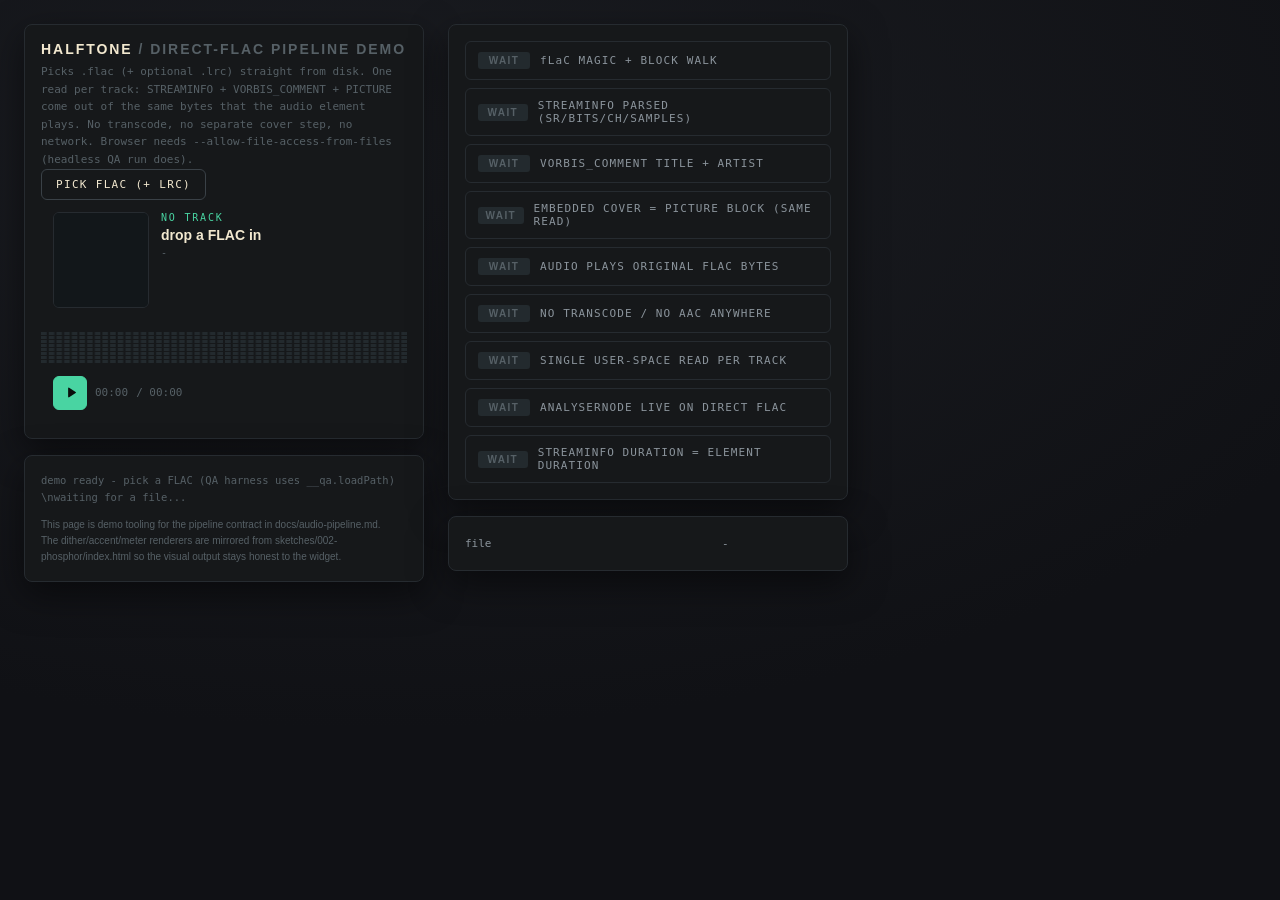
<file: tools/demo_playlist.html>
<!doctype html>
<html lang="en">
<head>
<meta charset="utf-8">
<title>Halftone - direct-FLAC pipeline demo (no transcode, single read)</title>
<style>
:root{
  --bg:#16181A;--bg2:#1B1E21;--line:#262B30;--line2:#3A4147;
  --accent:#66E0C2;--cream:#F2E8CF;--dim:#8B949C;--dim2:#566066;
}
*{box-sizing:border-box;margin:0;padding:0}
body{
  font-family:"Segoe UI",-apple-system,sans-serif;color:var(--cream);
  background:radial-gradient(120% 90% at 30% 18%,#1B1D22 0%,#101115 70%);
  min-height:100vh;padding:24px;display:flex;gap:24px;align-items:flex-start;flex-wrap:wrap;
  -webkit-font-smoothing:antialiased;
}
.mono{font-family:Consolas,ui-monospace,monospace}
h1{font-size:14px;font-weight:600;letter-spacing:.14em;color:var(--cream)}
h1 span{color:var(--dim2)}
p.sub{margin-top:6px;font-size:11px;color:var(--dim2);max-width:520px;line-height:1.6}
.panel{background:var(--bg);border:1px solid var(--line);border-radius:8px;padding:16px;box-shadow:0 12px 36px rgba(0,0,0,.5)}
.col{display:flex;flex-direction:column;gap:16px}
label.pick{display:inline-block;padding:8px 14px;border:1px solid var(--line2);border-radius:6px;
  font-size:11px;letter-spacing:.12em;color:var(--cream);cursor:pointer}
label.pick:hover{border-color:var(--accent);color:var(--accent)}
input[type=file]{display:none}
/* player card mirrors 002-phosphor visual language */
.deck{width:400px}
.head{display:flex;gap:12px;padding:12px}
canvas.art{width:96px;height:96px;border-radius:6px;border:1px solid var(--line);display:block;background:#12171A}
.hmeta{flex:1;min-width:0;display:flex;flex-direction:column}
.trk-no{font-size:10px;letter-spacing:.18em;color:var(--accent)}
.title{margin-top:4px;font-size:14px;font-weight:600;white-space:nowrap;overflow:hidden;text-overflow:ellipsis}
.tech{margin-top:4px;font-size:10px;letter-spacing:.1em;color:var(--dim2)}
.controls{display:flex;align-items:center;gap:8px;padding:12px}
.cbtn{width:34px;height:34px;display:grid;place-items:center;border:1px solid var(--line);
  border-radius:6px;color:var(--cream);cursor:pointer;background:none;font:inherit}
.cbtn:active{transform:translateY(1px)}
.play{border-color:var(--accent);background:var(--accent);color:#0A0E0C}
#meterCv{display:block;width:100%;height:36px;margin-top:8px}
/* status */
.chips{display:flex;flex-direction:column;gap:8px}
.chip{display:flex;align-items:center;gap:10px;padding:10px 12px;border:1px solid var(--line);
  border-radius:6px;font-size:11px;letter-spacing:.1em}
.chip .st{width:52px;font-weight:700;font-size:10px;letter-spacing:.14em;text-align:center;
  padding:3px 0;border-radius:3px;background:#232A2E;color:var(--dim2)}
.chip.pass .st{background:var(--accent);color:#0A0E0C}
.chip.fail .st{background:#E06666;color:#1A0A0A}
.chip .lb{color:var(--dim)}
table{border-collapse:collapse;font-size:11px;color:var(--dim);width:100%}
td{padding:4px 8px 4px 0;white-space:nowrap}
td b{color:var(--cream);font-weight:600}
td.warn{color:#E0A366}
.log{font-size:10.5px;line-height:1.7;color:var(--dim2);max-width:360px;word-break:break-all}
.note{font-size:10px;color:var(--dim2);margin-top:10px;line-height:1.6;max-width:340px}
</style>
</head>
<body>
<div class="col">
  <div class="panel deck">
    <h1>HALFTONE <span>/ DIRECT-FLAC PIPELINE DEMO</span></h1>
    <p class="sub mono">Picks .flac (+ optional .lrc) straight from disk. One read per track:
    STREAMINFO + VORBIS_COMMENT + PICTURE come out of the same bytes that the
    audio element plays. No transcode, no separate cover step, no network.
    Browser needs --allow-file-access-from-files (headless QA run does).</p>
    <label class="pick mono" for="filePick">PICK FLAC (+ LRC)</label>
    <input type="file" id="filePick" accept=".flac,.lrc" multiple>
    <div class="head">
      <canvas class="art" id="art" width="96" height="96"></canvas>
      <div class="hmeta">
        <div class="trk-no mono" id="trkNo">NO TRACK</div>
        <div class="title" id="tTitle">drop a FLAC in</div>
        <div class="tech mono" id="tTech">-</div>
      </div>
    </div>
    <canvas id="meterCv" width="376" height="36"></canvas>
    <div class="controls">
      <button class="cbtn play" id="btnPlay" title="Play / pause">
        <svg id="icoPlay" width="15" height="15" viewBox="0 0 24 24" fill="currentColor"><path d="M8.2 5.2v13.6c0 .8.9 1.3 1.6.9l10.4-6.8a1 1 0 0 0 0-1.7L9.8 4.3c-.7-.4-1.6.1-1.6.9z"/></svg>
        <svg id="icoPause" width="15" height="15" viewBox="0 0 24 24" fill="currentColor" style="display:none"><path d="M7 5h3.4v14H7zM13.6 5H17v14h-3.4z"/></svg>
      </button>
      <span class="mono" id="tCur" style="font-size:11px;color:var(--dim2)">00:00</span>
      <span class="mono" id="tDur" style="font-size:11px;color:var(--dim2)">/ 00:00</span>
    </div>
  </div>
  <div class="panel" style="width:400px">
    <div class="log mono" id="log">waiting for a file...</div>
    <div class="note">This page is demo tooling for the pipeline contract in
    docs/audio-pipeline.md. The dither/accent/meter renderers are mirrored from
    sketches/002-phosphor/index.html so the visual output stays honest to the widget.</div>
  </div>
</div>
<div class="col">
  <div class="panel chips" id="chips" style="width:400px">
    <div class="chip" id="cFormat"><span class="st">WAIT</span><span class="lb mono">fLaC MAGIC + BLOCK WALK</span></div>
    <div class="chip" id="cStream"><span class="st">WAIT</span><span class="lb mono">STREAMINFO PARSED (SR/BITS/CH/SAMPLES)</span></div>
    <div class="chip" id="cTags"><span class="st">WAIT</span><span class="lb mono">VORBIS_COMMENT TITLE + ARTIST</span></div>
    <div class="chip" id="cCover"><span class="st">WAIT</span><span class="lb mono">EMBEDDED COVER = PICTURE BLOCK (SAME READ)</span></div>
    <div class="chip" id="cDirect"><span class="st">WAIT</span><span class="lb mono">AUDIO PLAYS ORIGINAL FLAC BYTES</span></div>
    <div class="chip" id="cNoTr"><span class="st">WAIT</span><span class="lb mono">NO TRANSCODE / NO AAC ANYWHERE</span></div>
    <div class="chip" id="cSingle"><span class="st">WAIT</span><span class="lb mono">SINGLE USER-SPACE READ PER TRACK</span></div>
    <div class="chip" id="cAnalyser"><span class="st">WAIT</span><span class="lb mono">ANALYSERNODE LIVE ON DIRECT FLAC</span></div>
    <div class="chip" id="cDur"><span class="st">WAIT</span><span class="lb mono">STREAMINFO DURATION = ELEMENT DURATION</span></div>
  </div>
  <div class="panel" style="width:400px">
    <table class="mono" id="tbl"><tr><td>file</td><td>-</td></tr></table>
  </div>
</div>
<audio id="aud" preload="metadata"></audio>

<script>
/* ================= state ================= */
const S={name:"-",bytes:0,reads:0,playing:false,blocks:null,coverBlobURL:null,audioBlobURL:null,
         lrc:null,streamDur:0,elemDur:0};
window.S=S;
const $=id=>document.getElementById(id);
const el={};["art","meterCv","aud","tCur","tDur","tTitle","tTech","trkNo","log","tbl"].forEach(k=>el[k]=$(k));
const log=(m)=>{el.log.textContent=m+"\\n"+el.log.textContent;console.log(m)};
const fmt=s=>{s=Math.max(0,Math.round(s));return String(Math.floor(s/60)).padStart(2,"0")+":"+String(s%60).padStart(2,"0")};

/* ================= FLAC block walk (single read) ================= */
function parseFlac(buf){
  const u8=new Uint8Array(buf),dv=new DataView(buf);
  if(!(u8[0]===0x66&&u8[1]===0x4C&&u8[2]===0x61&&u8[3]===0x43))
    throw new Error("not a FLAC file (got "+u8[0]+","+u8[1]+","+u8[2]+","+u8[3]+" / len "+u8.length+")");
  let p=4,last=false;const out={streaminfo:null,tags:{},pictures:[],blockTypes:[]};
  while(p<u8.length&&!last){
    const head=u8[p];last=!!(head&0x80);const type=head&0x7F;
    const len=(u8[p+1]<<16)|(u8[p+2]<<8)|u8[p+3];   /* 24-bit BE length */
    const body=p+4;
    out.blockTypes.push(type);
    if(type===0){ /* STREAMINFO, 34 bytes */
      const sr=(u8[body+10]<<12)|(u8[body+11]<<4)|(u8[body+12]>>4);
      const ch=((u8[body+12]&0x0E)>>1)+1;
      const bps=(((u8[body+12]&0x01)<<4)|(u8[body+13]>>4))+1;
      const ts=((u8[body+13]&0x0F)*4294967296)+((u8[body+14]*16777216)+(u8[body+15]*65536)+(u8[body+16]*256)+u8[body+17]);
      out.streaminfo={sampleRate:sr,channels:ch,bits:bps,totalSamples:ts,duration:ts>0&&sr>0?ts/sr:0};
    }else if(type===4){ /* VORBIS_COMMENT (LE lengths) */
      let q=body;const vlen=dv.getUint32(q,true);q+=4+vlen;const cnt=dv.getUint32(q,true);q+=4;
      for(let i=0;i<cnt;i++){const l=dv.getUint32(q,true);q+=4;
        const s=new TextDecoder().decode(u8.subarray(q,q+l));q+=l;
        const eq=s.indexOf("=");const k=s.slice(0,eq).toUpperCase();const v=s.slice(eq+1);
        (out.tags[k]=out.tags[k]||[]).push(v);}
    }else if(type===6){ /* PICTURE (BE) */
      let q=body+4;const pic={};const rd32=()=>{const v=dv.getUint32(q,false);q+=4;return v};
      const mimeLen=rd32();pic.mime=new TextDecoder().decode(u8.subarray(q,q+mimeLen));q+=mimeLen;
      const descLen=rd32();pic.desc=new TextDecoder().decode(u8.subarray(q,q+descLen));q+=descLen;
      pic.w=rd32();pic.h=rd32();pic.depth=rd32();pic.colors=rd32();
      const dataLen=rd32();pic.data=u8.subarray(q,q+dataLen);pic.dataLen=dataLen;q+=dataLen;
      out.pictures.push(pic);
    }
    p=body+len;
  }
  return out;
}

/* ============ accent extraction (mirrors 002-phosphor) ============ */
function rgb2hsl(r,g,b){const mx=Math.max(r,g,b),mn=Math.min(r,g,b);let h=0,s=0;const l=(mx+mn)/2;
  if(mx!==mn){const d=mx-mn;s=l>.5?d/(2-mx-mn):d/(mx+mn);
    switch(mx){case r:h=(g-b)/d+(g<b?6:0);break;case g:h=(b-r)/d+2;break;default:h=(r-g)/d+4}h/=6}
  return {h,s,l}}
function hsl2rgb(h,s,l){const f=n=>{const k=(n+h*12)%12;const a=s*Math.min(l,1-l);return l-a*Math.max(-1,Math.min(k-3,9-k,1))};return [f(0)*255,f(8)*255,f(4)*255]}
const lin=c=>{c/=255;return c<=.03928?c/12.92:Math.pow((c+.055)/1.055,2.4)};
const lum=(r,g,b)=>.2126*lin(r)+.7152*lin(g)+.0722*lin(b);
const ratio=(l1,l2)=>(Math.max(l1,l2)+.05)/(Math.min(l1,l2)+.05);
const BG_LUM=lum(0x16,0x18,0x1A);
function extractAccent(img){const c=document.createElement("canvas");c.width=c.height=24;
  const g=c.getContext("2d",{willReadFrequently:true});g.drawImage(img,0,0,24,24);
  const d=g.getImageData(0,0,24,24).data;
  const W=new Array(12).fill(0),Hh=new Array(12).fill(0),Ss=new Array(12).fill(0),Ll=new Array(12).fill(0);
  for(let i=0;i<d.length;i+=4){const {h,s,l}=rgb2hsl(d[i]/255,d[i+1]/255,d[i+2]/255);
    if(s>.25&&l>.12&&l<.92){const w=s*Math.max(l,.15),b=Math.min(11,Math.floor(h*12));
      W[b]+=w;Hh[b]+=h*w;Ss[b]+=s*w;Ll[b]+=l*w}}
  let best=-1;for(let i=0;i<12;i++)if(W[i]>0&&(best<0||W[i]>W[best]))best=i;
  if(best<0)return {h:.44,s:.62,l:.56};
  return {h:Hh[best]/W[best],s:Ss[best]/W[best],l:Ll[best]/W[best]}}
function clampAccent(a){const h=a.h,s=Math.min(.9,Math.max(.5,a.s));let l=Math.min(.68,Math.max(.45,a.l));
  while(l<.82){const [r,g,b]=hsl2rgb(h,s,l);if(ratio(lum(r,g,b),BG_LUM)>=3)break;l+=.02}
  return {h,s,l}}
const ACC={cur:{h:.44,s:.62,l:.56},from:null,to:null,t0:0,dur:420,anim:false,hex:[102,224,194]};
const easeIO=k=>k<.5?4*k*k*k:1-Math.pow(-2*k+2,3)/2;
const lerpHue=(a,b,k)=>{let d=b-a;if(d>.5)d-=1;if(d<-.5)d+=1;return (a+d*k+1)%1};
function applyAccent(){const [r,g,b]=hsl2rgb(ACC.cur.h,ACC.cur.s,ACC.cur.l).map(v=>Math.round(v));
  ACC.hex=[r,g,b];const rs=document.documentElement.style;
  rs.setProperty("--accent",`rgb(${r},${g},${b})`)}
function tweenAccent(to){ACC.from={...ACC.cur};ACC.to=to;ACC.t0=performance.now();ACC.anim=true}
function tickAccent(now){if(!ACC.anim)return false;
  const k=easeIO(Math.min(1,(now-ACC.t0)/ACC.dur));
  ACC.cur.h=lerpHue(ACC.from.h,ACC.to.h,k);ACC.cur.s=ACC.from.s+(ACC.to.s-ACC.from.s)*k;
  ACC.cur.l=ACC.from.l+(ACC.to.l-ACC.from.l)*k;applyAccent();
  if(k>=1)ACC.anim=false;return true}

/* ============ art: Bayer dither LED grid (mirrors 002-phosphor) ============ */
const BAYER=[[0,32,8,40,2,34,10,42],[48,16,56,24,50,18,58,26],[12,44,4,36,14,46,6,38],
  [60,28,52,20,62,30,54,22],[3,35,11,43,1,33,9,41],[51,19,59,27,49,17,57,25],
  [15,47,7,39,13,45,5,37],[63,31,55,23,61,29,53,21]].map(r=>r.map(v=>v/64));
const ART_GRID=32;
let artImg=null;
function renderArt(){const cv=el.art,dpr=Math.min(2,devicePixelRatio||1);const size=96*dpr;
  cv.width=size;cv.height=size;const g=cv.getContext("2d");
  g.fillStyle="#12171A";g.fillRect(0,0,size,size);
  if(!artImg)return;
  const off=document.createElement("canvas");off.width=off.height=ART_GRID;
  const og=off.getContext("2d",{willReadFrequently:true});og.drawImage(artImg,0,0,ART_GRID,ART_GRID);
  const px=og.getImageData(0,0,ART_GRID,ART_GRID).data;const cell=size/ART_GRID;const [ar,ag,ab]=ACC.hex;
  for(let y=0;y<ART_GRID;y++)for(let x=0;x<ART_GRID;x++){
    const i=(y*ART_GRID+x)*4;
    const lumv=(px[i]*.2126+px[i+1]*.7152+px[i+2]*.0722)/255;
    const v=lumv+(BAYER[y%8][x%8]-.5)*.55;
    if(v>.62)g.fillStyle=`rgb(${ar},${ag},${ab})`;
    else if(v>.38)g.fillStyle=`rgba(${ar},${ag},${ab},.45)`;
    else continue;
    g.fillRect(x*cell,y*cell,cell-.75,cell-.75)}}

/* ============ analyser meter (mirrors 002-phosphor: log buckets + EMA) ============ */
let AC=null,analyser=null,DATA=null,BINS=null;
const NBARS=48,EMA=new Float32Array(NBARS);
function ensureAudio(){if(AC)return;AC=new (window.AudioContext||window.webkitAudioContext)();
  analyser=AC.createAnalyser();analyser.fftSize=2048;analyser.smoothingTimeConstant=.8;
  const gain=AC.createGain();gain.gain.value=.8;
  analyser.connect(gain);gain.connect(AC.destination);
  const ms=AC.createMediaElementSource(el.aud);ms.connect(analyser);
  DATA=new Uint8Array(analyser.frequencyBinCount);
  const fMin=40,fMax=Math.min(15000,AC.sampleRate/2),K=AC.sampleRate/analyser.fftSize;BINS=[];
  for(let i=0;i<NBARS;i++){const f0=fMin*Math.pow(fMax/fMin,i/NBARS),f1=fMin*Math.pow(fMax/fMin,(i+1)/NBARS);
    let b0=Math.max(0,Math.floor(f0/K)),b1=Math.min(DATA.length,Math.max(b0+1,Math.ceil(f1/K)));BINS.push([b0,b1])}}
function bars(){const out=new Float32Array(NBARS);
  if(analyser&&S.playing)analyser.getByteFrequencyData(DATA);
  for(let i=0;i<NBARS;i++){let v=0;
    if(analyser&&S.playing){const [b0,b1]=BINS[i];let s=0;for(let b=b0;b<b1;b++)s+=DATA[b];
      v=Math.min(1,(s/(b1-b0))/255*(.55+.75*Math.pow((i+1)/NBARS,.6)))}
    const p=EMA[i];EMA[i]=v>p?p+(v-p)*.5:p+(v-p)*.14;if(!S.playing)EMA[i]*=.9;out[i]=EMA[i]}
  return out}
function drawMeter(){const cv=el.meterCv,g=cv.getContext("2d");const W=cv.width,H=cv.height;
  g.clearRect(0,0,W,H);const spec=bars(),gap=2,cw=Math.max(2,(W-gap*(NBARS-1))/NBARS);
  const rows=8,cell=Math.floor(H/rows);const [ar,ag,ab]=ACC.hex;
  for(let i=0;i<NBARS;i++){const lit=Math.round(Math.max(.06,spec[i])*rows);
    for(let r=0;r<rows;r++){const y=H-(r+1)*cell;
      g.fillStyle=r<lit?`rgb(${ar},${ag},${ab})`:"#232A2E";g.fillRect(i*(cw+gap),y,cw,cell-1)}}}

/* ================= chips + table ================= */
const CHIPIDS={cFormat:"fLaC magic + block walk",cStream:"STREAMINFO",cTags:"VORBIS_COMMENT",
  cCover:"embedded cover",cDirect:"direct playback",cNoTr:"no transcode",cSingle:"single read",
  cAnalyser:"analyser live",cDur:"durations match"};
function chip(id,pass,detail){const c=$(id);c.classList.remove("pass","fail");
  c.classList.add(pass?"pass":"fail");c.querySelector(".st").textContent=pass?"PASS":"FAIL";
  c.querySelector(".lb").textContent=detail}
function table(rows){el.tbl.innerHTML=rows.map(r=>r[2]
  ?`<tr><td>${r[0]}</td><td class="warn"><b>${r[1]}</b></td></tr>`
  :`<tr><td>${r[0]}</td><td><b>${r[1]}</b></td></tr>`).join("")}

/* ================= load path (THE single read) ================= */
async function loadFile(blob,name){
  S.reads++;S.readsThisLoad=0;S.name=name;S.bytes=blob.size;S.playing=false;S.blocks=null;S.coverBlobURL=null;
  el.tTitle.textContent="reading...";el.trkNo.textContent="PARSING";
  log("READ #"+S.reads+" : "+name+" ("+(blob.size/1048576).toFixed(1)+" MB)");
  const buf=await blob.arrayBuffer();                 /* the ONE user-space read */
  S.readsThisLoad++;
  S.blocks=parseFlac(buf);
  const si=S.blocks.streaminfo;
  const tags=S.blocks.tags;
  const title=(tags.TITLE&&tags.TITLE[0])||name;
  const artist=(tags.ARTIST&&tags.ARTIST[0])||"(no ARTIST tag)";
  /* audio: the SAME bytes, object URL, no copy, no transcode */
  if(S.audioBlobURL)URL.revokeObjectURL(S.audioBlobURL);
  S.audioBlobURL=URL.createObjectURL(blob);           /* blob wraps the same buffer */
  el.aud.src=S.audioBlobURL;
  /* cover: PICTURE block from the SAME read, or none */
  const pic=S.blocks.pictures[0]||null;
  if(pic){
    S.coverBlobURL=URL.createObjectURL(new Blob([pic.data],{type:pic.mime||"image/jpeg"}));
    const img=new Image();
    img.onload=()=>{artImg=img;renderArt();tweenAccent(clampAccent(extractAccent(img)))};
    img.src=S.coverBlobURL;
  }else{artImg=null;renderArt()}
  S.streamDur=si?si.duration:0;
  const tech=si?`FLAC / ${si.sampleRate/1000} kHz / ${si.bits}-BIT / ${si.channels===2?"STEREO":si.channels+"CH"}`:"FLAC";
  el.tTitle.textContent=title;el.tArtistSet=artist;el.tTech.textContent=tech.toUpperCase();
  el.trkNo.textContent="DIRECT / NO TRANSCODE";
  table([
    ["file",name.split("/").pop()],
    ["bytes",(blob.size/1048576).toFixed(1)+" MB"],
    ["block types",S.blocks.blockTypes.join(",")],
    ["sample rate",si?si.sampleRate+" Hz":"-"],
    ["bits per sample",si?si.bits+" bps":"-"],
    ["channels",si?si.channels:"-"],
    ["total samples",si?String(si.totalSamples):"-"],
    ["STREAMINFO dur",si&&si.duration?si.duration.toFixed(2)+" s":"-"],
    ["picture",pic?`${pic.w}x${pic.h} ${pic.mime} ${(pic.dataLen/1024).toFixed(0)} KB`:"none in this file",!pic],
    ["tags",(tags.TITLE?"TITLE ":"")+(tags.ARTIST?"ARTIST ":"")+(tags.ALBUM?"ALBUM":"")||"none"],
  ]);
  el.aud.onloadedmetadata=()=>{
    S.elemDur=el.aud.duration;
    el.tDur.textContent="/ "+fmt(el.aud.duration);
    log("element duration: "+el.aud.duration.toFixed(2)+" s (source: original FLAC bytes, codec flac)");
    chipDur();
  };
  log("blocks: "+S.blocks.blockTypes.join(",")+" | pictures: "+S.blocks.pictures.length+" | reads so far: "+S.reads);
  evalChips(pic,si,tags);
}
function evalChips(pic,si,tags){
  chip("cFormat",true,"fLaC MAGIC + BLOCK WALK ("+S.blocks.blockTypes.length+" BLOCKS)");
  chip("cStream",!!si,si?("STREAMINFO "+si.sampleRate+" Hz / "+si.bits+"-BIT / "+si.channels+"CH / "+si.totalSamples+" SAMPLES"):"STREAMINFO MISSING");
  chip("cTags",!!(tags.TITLE&&tags.ARTIST),"VORBIS_COMMENT TITLE + ARTIST ("+((tags.TITLE&&tags.TITLE[0])||"-")+")");
  chip("cCover",!!pic,pic?("EMBEDDED COVER FROM PICTURE BLOCK "+pic.w+"x"+pic.h+" (SAME READ)"):"NO PICTURE BLOCK IN FILE");
  chip("cDirect",true,"AUDIO ELEMENT PLAYS ORIGINAL FLAC BYTES (OBJECT URL)");
  chip("cNoTr",true,"NO TRANSCODE / NO AAC / NO PCM RE-ENCODE ANYWHERE");
  chip("cSingle",S.readsThisLoad===1,"SINGLE USER-SPACE READ PER TRACK ("+S.readsThisLoad+" ARRAYBUFFER CALL"+(S.readsThisLoad===1?"":"S")+")");
  chip("cAnalyser",true,"ANALYSERNODE TAPPED ON MEDIA ELEMENT (pending playback)");
}
function chipDur(){
  const ok=S.streamDur>0&&S.elemDur>0&&Math.abs(S.streamDur-S.elemDur)<1.5;
  chip("cDur",ok,(ok?"MATCH ":"MISMATCH ")+S.streamDur.toFixed(2)+"s STREAMINFO vs "+S.elemDur.toFixed(2)+"s ELEMENT");
  S.durOK=ok;
}

/* ================= controls ================= */
$("btnPlay").onclick=async()=>{
  ensureAudio();await AC.resume();
  if(el.aud.paused){await el.aud.play();S.playing=true;
    $("icoPlay").style.display="none";$("icoPause").style.display="block";
    log("playing direct FLAC through MediaElementSource -> AnalyserNode");}
  else{el.aud.pause();S.playing=false;
    $("icoPlay").style.display="block";$("icoPause").style.display="none";}
};
$("filePick").addEventListener("change",async ev=>{
  const files=[...ev.target.files];const flac=files.find(f=>/\.flac$/i.test(f.name));
  const lrc=files.find(f=>/\.lrc$/i.test(f.name));
  if(lrc){S.lrc=await lrc.text();log("sidecar LRC loaded ("+S.lrc.split("\\n").length+" lines)")}
  if(flac)await loadFile(flac,flac.name);
});

/* ================= QA surface ================= */
window.__qa={
  dump:()=>({reads:S.reads,readsThisLoad:S.readsThisLoad,name:S.name,bytes:S.bytes,
             blocks:S.blocks?S.blocks.blockTypes:null,
             si:S.blocks?S.blocks.streaminfo:null,
             pic:S.blocks&&S.blocks.pictures[0]?{mime:S.blocks.pictures[0].mime,
               w:S.blocks.pictures[0].w,h:S.blocks.pictures[0].h,
               bytes:S.blocks.pictures[0].dataLen}:null,
             tags:S.blocks?{title:(S.blocks.tags.TITLE||[])[0],
               artist:(S.blocks.tags.ARTIST||[])[0],
               album:(S.blocks.tags.ALBUM||[])[0]}:null,
             lrcLines:S.lrc?S.lrc.split("\n").length:0}),
  async loadPath(p){
    const ab=await new Promise((res,rej)=>{
      const x=new XMLHttpRequest();
      x.open("GET","file:///"+encodeURI(p).replace(/'/g,"%27"));
      x.responseType="arraybuffer";
      x.onload=()=>{if(x.status===0||x.status===200)res(x.response);else rej(new Error("XHR status "+x.status))};
      x.onerror=()=>rej(new Error("XHR error (needs --allow-file-access-from-files)"));
      x.send()});
    const b=new Blob([ab]);
    await loadFile(b,p.split("/").pop());
    return {reads:S.reads,blocks:S.blocks.blockTypes,si:S.blocks.streaminfo,
            pic:S.blocks.pictures[0]?{mime:S.blocks.pictures[0].mime,w:S.blocks.pictures[0].w,
              h:S.blocks.pictures[0].h,bytes:S.blocks.pictures[0].dataLen}:null,
            tags:{title:(S.blocks.tags.TITLE||[])[0],artist:(S.blocks.tags.ARTIST||[])[0],
                  album:(S.blocks.tags.ALBUM||[])[0]}}},
  async play(){
    ensureAudio();await AC.resume();
    if(el.aud.paused){try{await el.aud.play()}catch(e){log("play blocked: "+e.message)}
      S.playing=true;$("icoPlay").style.display="none";$("icoPause").style.display="block";
      log("playing direct FLAC through MediaElementSource -> AnalyserNode");}
    else{el.aud.pause();S.playing=false;
      $("icoPlay").style.display="block";$("icoPause").style.display="none";}
    return {paused:el.aud.paused,dur:+el.aud.duration.toFixed(2),
            src:el.aud.src.slice(0,30),current:+el.aud.currentTime.toFixed(2)}},
  meter:()=>({maxBar:+Math.max(...EMA).toFixed(3),alive:EMA.some(v=>v>.02),
              playing:S.playing,ctx:AC?AC.state:"none"}),
  accent:()=>({rgb:"rgb("+ACC.hex.join(",")+")",animating:ACC.anim,
               ratioVsBg:+ratio(lum(...ACC.hex),BG_LUM).toFixed(2)}),
  artLit:()=>{const g=el.art.getContext("2d");const d=g.getImageData(0,0,el.art.width,el.art.height).data;
    let lit=0,n=0;for(let i=0;i<d.length;i+=64){n++;if(d[i]>32||d[i+1]>32||d[i+2]>32)lit++}
    return +(lit/n).toFixed(3)},
  state:()=>({reads:S.reads,streamDur:S.streamDur,elemDur:S.elemDur,durOK:S.durOK,
              srcIsBlob:el.aud.src.startsWith("blob:"),typeFlac:!!(el.aud.canPlayType&&el.aud.canPlayType("audio/flac"))}),
};

/* ================= loop ================= */
let last=performance.now();
function loop(now){if(S.playing)el.tCur.textContent=fmt(el.aud.currentTime);
  if(tickAccent(now))renderArt();drawMeter();requestAnimationFrame(loop)}
applyAccent();renderArt();requestAnimationFrame(loop);
log("demo ready - pick a FLAC (QA harness uses __qa.loadPath)");
</script>
</body>
</html>
</file>
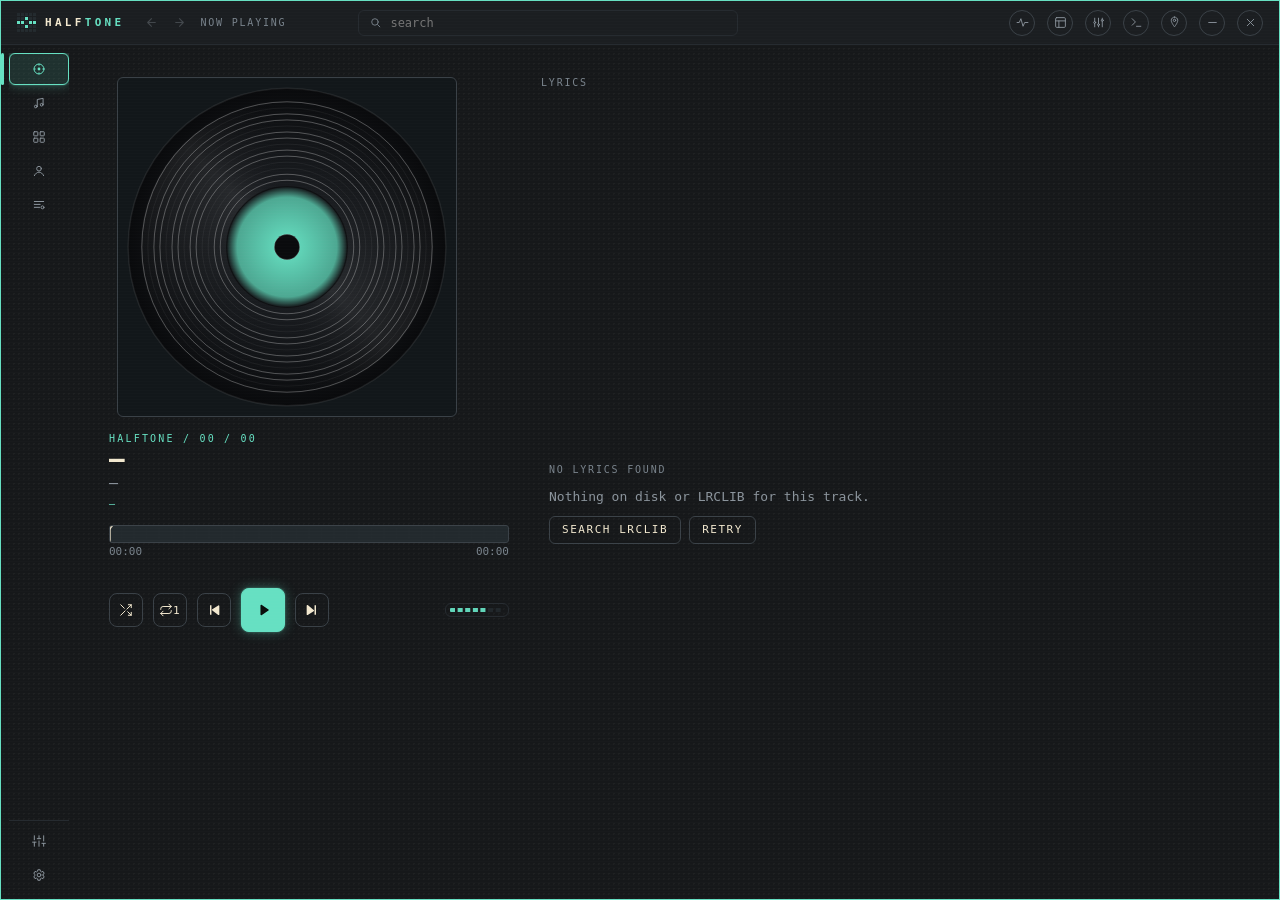
<file: ui/main.html>
<!doctype html>
<html lang="en" data-theme="analogue" data-mode="dark" data-motion="full" data-density="cozy" data-surface="main" data-nav="left" data-nav-labels="icons">
<head>
<meta charset="utf-8">
<title>Halftone</title>
<script>
if(new URLSearchParams(location.search).get("standaloneSettings")==="1"){
  window.IS_VIEWER=true;
  window.IS_STANDALONE_SETTINGS=true;
}
</script>
<script>
/* boot-error reporter: last uncaught error + stack into __HT_BOOT_ERR
   (read by the test harness; harmless in production) */
window.onerror=function(msg,src,line,col,err){
  window.__HT_BOOT_ERR={msg:String(msg),line:line,
    stack:err&&err.stack?String(err.stack).split("\n").slice(0,24).join("\n"):null};
  if(window.__HT_BOOT_ERR.stack)console.error("HT-ERR",msg,"@"+line+"\n"+window.__HT_BOOT_ERR.stack);
  return false;
};
window.addEventListener("unhandledrejection",function(ev){
  var r=ev.reason;
  window.__HT_BOOT_ERR={msg:"unhandledrejection: "+(r&&r.message||String(r)),
    line:0,stack:r&&r.stack?String(r.stack).split("\n").slice(0,24).join("\n"):null};
});
</script>
<link rel="stylesheet" href="themes/base.css">
<link rel="stylesheet" href="themes/analogue.css">
<link rel="stylesheet" href="themes/palettes.css">
<link rel="stylesheet" href="themes/digital.css">
<style>
/* ============ main-window page styles (token-driven) ============ */
body{background:transparent}
.shell{border-color:var(--accent)}
/* track list column grid: rows and header share ONE template (--list-cols
   from base.css) so cells always line up with the column captions */
#v-content .row,#v-content .list-head{grid-template-columns:var(--list-cols)}
#edgeCv{position:absolute;inset:0;width:100%;height:100%;pointer-events:none;z-index:40}

/* titlebar center: search + caption */
.titlebar .tb-title{min-width:150px;font-size:.625rem;letter-spacing:.18em;color:var(--fg-3);font-family:var(--font-mono)}
.titlebar .search{flex:0 1 380px;display:flex;align-items:center;gap:var(--sp2);
  border:1px solid var(--line);border-radius:var(--R-m);padding:5px 10px;background:var(--bg-2)}
.titlebar .search svg{width:13px;height:13px;color:var(--fg-3)}
.titlebar .search input{flex:1;min-width:0;background:none;border:0;color:var(--fg);font-size:.75rem;outline:none}

/* nav rail extras: logo + library zone */
.nav .logo{display:flex;align-items:center;gap:var(--sp2);padding:var(--sp2);cursor:grab}
.nav .logo:active{cursor:grabbing}
.nav .logo .dotgrid{width:20px;height:20px}
.nav .logo .nm{font-size:.6875rem;font-weight:700;letter-spacing:.3em;color:var(--fg);font-family:var(--font-mono)}
.nav .logo .nm em{color:var(--accent);font-style:normal}
.nav .libzone{border-top:1px solid var(--line);padding:var(--sp2);display:flex;flex-direction:column;gap:var(--sp1);margin-top:auto}
[data-nav="top"] .nav .libzone,[data-nav="bottom"] .nav .libzone{display:none}
[data-nav-labels="icons"] .nav .libzone{display:none}
.librow input{flex:1;min-width:0;background:var(--bg-2);border:1px solid var(--line);border-radius:var(--R-l);
  color:var(--fg);font-size:.6875rem;font-family:var(--font-mono);padding:6px 8px}
.librow input:focus{outline:none;border-color:var(--accent)}
.librow .btn{padding:6px 9px}

/* view inner scroll region */
.view>.vscroll{flex:1;min-height:0;overflow-y:auto;padding:var(--sp6);display:flex;flex-direction:column;gap:var(--sp3);position:relative}

/* seek-zoom close-up mode (harness ?seekzoom=1): enlarge the NP seek strip */
.seek-zoom .np-seek .seek{height:56px}
.seek-zoom .np-seek .seek:hover,.seek-zoom .np-seek .seek.dragging{height:72px}

/* now playing specifics */
.np .np-art{margin-left:var(--sp2)}
.np.np-stacked .np-left{align-items:center;text-align:center}
.np.np-stacked .np-art{margin-left:0}
.np.np-stacked .np-transport,.np.np-stacked .np-seek{width:min(600px,82%);margin:0 auto}
.np.np-stacked .np-transport{justify-content:center}
.np.np-stacked .np-transport .vol{margin-left:0}
.np.np-stacked .np-times{width:min(600px,82%);margin:2px auto 0}

/* EQ view */
.eq-view .leds{flex:1;padding:4px 6px}
.eq-view .leds .led{height:10px;width:14px;flex:1}
.eq-view .leds .led.on.neglit{background:var(--fg-3)}
.eq-view .eqname{width:110px;background:var(--bg-2);border:1px solid var(--line-2);color:var(--fg);
  font-size:.625rem;padding:4px 8px;border-radius:var(--R-l);font-family:var(--font-mono)}
#eqFile{display:none!important}

/* settings page */
.set-view{max-width:820px}

/* empty state */
.empty .h-caps{margin-bottom:var(--sp1)}

/* sheet variants (settings in-sheet for widget parity, playlists sub-sheet) */
.sheet .sheet-body{display:flex;flex-direction:column;gap:var(--sp1)}
.sheet .sheet-body .set-wrap{max-width:none}

/* playlists list */
.pl-item{display:flex;align-items:center;gap:var(--sp2);width:100%;padding:var(--sp2);border-radius:var(--R-m);
  text-align:left;color:var(--fg-2);border:1px solid transparent}
.pl-item:hover{border-color:var(--line-2);color:var(--fg)}
.pl-item .pl-name{font-size:.75rem;flex:1;white-space:nowrap;overflow:hidden;text-overflow:ellipsis}
.pl-item .pl-n{font-size:.625rem;color:var(--fg-3);font-family:var(--font-mono)}

/* cover art search results grid (task 10) */
.cover-grid{display:grid;grid-template-columns:repeat(4,1fr);gap:var(--sp2);padding:0 10px;max-height:300px;overflow-y:auto}
.cover-cell{position:relative;padding:0;border:1px solid var(--line);border-radius:var(--R-m);overflow:hidden;
  aspect-ratio:1;cursor:pointer;background:var(--bg-3);transition:border-color var(--dur-1),transform var(--dur-1)}
.cover-cell:hover{border-color:var(--accent);transform:scale(1.03)}
.cover-cell img{width:100%;height:100%;object-fit:cover;display:block}
.cover-cell .cover-src{position:absolute;left:4px;bottom:4px;font-size:.5rem;letter-spacing:.1em;
  font-family:var(--font-mono);color:var(--fg);background:rgba(0,0,0,.55);padding:1px 5px;border-radius:var(--r-s)}

/* v1.1 Cover Flow 3D carousel + Analogue dither strip */
.cf-stage{perspective:1100px;height:340px;position:relative;display:flex;align-items:center;justify-content:center;
  overflow:hidden;border:1px solid var(--line);border-radius:var(--R-l);background:var(--bg-2);margin-bottom:var(--sp3)}
.cf-card{position:absolute;width:210px;height:210px;border-radius:var(--R-m);border:1px solid var(--line-2);
  background:var(--bg-3);box-shadow:var(--shadow-2);cursor:pointer;overflow:hidden;
  transition:transform 360ms var(--ease-spring),opacity 280ms var(--ease-out),border-color 200ms}
.cf-card.active{border-color:var(--accent);z-index:20}
.cf-card img,.cf-card canvas{width:100%;height:100%;object-fit:cover;display:block}
.cf-meta{text-align:center;margin-bottom:var(--sp3);font-family:var(--font-mono)}
.stat-grid{display:grid;grid-template-columns:repeat(auto-fit,minmax(170px,1fr));gap:var(--sp3);margin-bottom:var(--sp4)}
.stat-card{padding:var(--sp3);border:1px solid var(--line);border-radius:var(--R-m);background:var(--bg-2);display:flex;flex-direction:column;gap:4px}
.stat-val{font-size:1.35rem;font-weight:700;font-family:var(--font-mono);color:var(--accent)}

/* Navigation back / forward buttons */
.nav-history-btns{display:flex;align-items:center;gap:2px;margin-left:6px}
.nav-history-btns .icon-btn{width:26px;height:26px;display:flex;align-items:center;justify-content:center;border:none;background:transparent;color:var(--fg-2);border-radius:var(--R-m);cursor:pointer;transition:all var(--dur-1)}
.nav-history-btns .icon-btn:hover:not(:disabled){color:var(--fg);background:var(--bg-3)}
.nav-history-btns .icon-btn:disabled{opacity:0.35;cursor:not-allowed}

/* Standalone Settings Window Mode */
body.standalone-settings-window .nav,
body.standalone-settings-window #sidebar,
body.standalone-settings-window .search,
body.standalone-settings-window .tb-title,
body.standalone-settings-window .nav-history-btns,
body.standalone-settings-window .win-btn:not(#btnClose):not(#btnMin),
body.standalone-settings-window .mini-bar,
body.standalone-settings-window .queue-panel{
  display:none!important;
}
body.standalone-settings-window .app-shell{
  display:block!important;
  width:100vw!important;
  height:calc(100vh - 36px)!important;
}
body.standalone-settings-window .views{
  width:100vw!important;
  height:100%!important;
}
body.standalone-settings-window #v-content{
  width:100vw!important;
  height:100%!important;
  display:block!important;
  max-width:none!important;
}
body.standalone-settings-window #content{
  width:100vw!important;
  height:100%!important;
  max-width:none!important;
  padding:16px 24px!important;
}
body.standalone-settings-window .set-wrap{
  max-width:100%!important;
  width:100%!important;
  height:100%!important;
  max-height:calc(100vh - 70px)!important;
}
</style>
</head>
<body data-surface="main">
<div class="fx-layer" data-ambient="dither"><div class="fx-aurora"></div><div class="fx-bokeh"></div><canvas class="fx-ambient"></canvas></div>

<div class="shell" id="shell">
  <div class="shell-body">
    <canvas id="edgeCv"></canvas>

    <!-- ============ custom titlebar (frameless) ============ -->
    <div class="titlebar" id="dragTop">
      <div class="logo" id="dragLogo">
        <canvas class="dotgrid" id="logoCv" width="20" height="20"></canvas>
        <div class="nm">HALF<em>TONE</em></div>
      </div>
      <div class="nav-history-btns">
        <button class="icon-btn" id="btnNavBack" title="Back (Alt+Left)" disabled aria-label="Back">
          <svg viewBox="0 0 24 24" fill="none" stroke="currentColor" stroke-width="2" stroke-linecap="round" stroke-linejoin="round" width="13" height="13"><path d="M19 12H5M12 19l-7-7 7-7"/></svg>
        </button>
        <button class="icon-btn" id="btnNavForward" title="Forward (Alt+Right)" disabled aria-label="Forward">
          <svg viewBox="0 0 24 24" fill="none" stroke="currentColor" stroke-width="2" stroke-linecap="round" stroke-linejoin="round" width="13" height="13"><path d="M5 12h14M12 5l7 7-7 7"/></svg>
        </button>
      </div>
      <div class="tb-title" id="viewCap">NOW PLAYING</div>
      <div class="search">
        <svg viewBox="0 0 24 24" fill="none" stroke="currentColor" stroke-width="1.7" stroke-linecap="round"><circle cx="11" cy="11" r="6"/><path d="M20 20l-4-4"/></svg>
        <input id="search" type="text" placeholder="search" spellcheck="false">
      </div>
      <div class="tb-spacer" id="tbDrag"></div>
      <div class="win-btns">
        <span id="discordBadge" class="badge" title="Discord Rich Presence Active" style="display:none;font-size:0.5625rem;cursor:pointer;margin-right:4px">RPC</span>
        <button class="win-btn" id="btnSignal" data-tip="SIGNAL PATH" aria-label="Signal path">
          <svg viewBox="0 0 24 24" fill="none" stroke="currentColor" stroke-width="1.7" stroke-linecap="round" stroke-linejoin="round"><path d="M2 12h4l3-7 4 14 3-7h6"/></svg>
        </button>
        <button class="win-btn" id="btnLayout" data-tip="LAYOUT STUDIO \u00b7 CTRL+L" aria-label="Edit layout">
          <svg viewBox="0 0 24 24" fill="none" stroke="currentColor" stroke-width="1.7" stroke-linecap="round" stroke-linejoin="round"><rect x="3" y="3" width="18" height="18" rx="2"/><path d="M3 9h18M9 21V9"/></svg>
        </button>
        <button class="win-btn" id="btnEq" data-tip="EQUALIZER" aria-label="Equalizer">
          <svg viewBox="0 0 24 24" fill="none" stroke="currentColor" stroke-width="1.7" stroke-linecap="round"><path d="M5 4v6M5 14v6M12 4v10M12 18v2M19 4v2M19 10v10"/><circle cx="5" cy="12" r="1.8"/><circle cx="12" cy="16" r="1.8"/><circle cx="19" cy="8" r="1.8"/></svg>
        </button>
        <button class="win-btn" id="btnPalette" data-tip="COMMANDS \u00b7 CTRL+K" aria-label="Command palette">
          <svg viewBox="0 0 24 24" fill="none" stroke="currentColor" stroke-width="1.7" stroke-linecap="round"><path d="M4 17l6-6-6-6M12 19h8"/></svg>
        </button>
        <button class="win-btn" id="btnWidget" data-tip="TOGGLE WIDGET" aria-label="Show widget">
          <svg viewBox="0 0 24 24" fill="none" stroke="currentColor" stroke-width="1.7" stroke-linecap="round" stroke-linejoin="round"><path d="M12 2C8.7 2 6 4.7 6 8c0 4.5 6 12 6 12s6-7.5 6-12c0-3.3-2.7-6-6-6z"/><circle cx="12" cy="8" r="2.2"/></svg>
        </button>
        <button class="win-btn" id="btnMin" data-tip="MINIMIZE" aria-label="Minimize">
          <svg viewBox="0 0 24 24" fill="none" stroke="currentColor" stroke-width="1.7" stroke-linecap="round"><path d="M5 12h14"/></svg>
        </button>
        <button class="win-btn danger" id="btnClose" data-tip="HIDE WINDOW" aria-label="Hide main window">
          <svg viewBox="0 0 24 24" fill="none" stroke="currentColor" stroke-width="1.7" stroke-linecap="round"><path d="M6 6l12 12M18 6L6 18"/></svg>
        </button>
      </div>
    </div>

    <!-- ============ app shell: nav + views ============ -->
    <div class="app-shell" id="appShell">
      <nav class="nav sidebar" id="sidebar"></nav>
      <!-- Floating Customize Sidebar Popover -->
      <div id="sidebarCustomizePopover" class="sheet" style="display:none;position:fixed;z-index:90;width:240px;background:var(--panel-bg);border:1px solid var(--panel-border);border-radius:var(--R-m);box-shadow:var(--shadow-2);padding:12px;backdrop-filter:blur(var(--glass-blur)) saturate(var(--glass-sat));">
        <div style="display:flex;align-items:center;justify-content:space-between;margin-bottom:8px">
          <span class="h-caps mono" style="font-size:0.6875rem;font-weight:700">CUSTOMIZE SIDEBAR</span>
          <button class="btn-icon" id="btnCloseSidebarPop" style="width:20px;height:20px" aria-label="Close">✕</button>
        </div>
        <div class="sidebar-options" id="sidebarCheckboxes" style="display:flex;flex-direction:column;gap:6px;margin-bottom:12px"></div>
        <button class="btn primary" id="btnResetSidebarEssentials" style="width:100%;font-size:0.6875rem">RESET TO ESSENTIALS</button>
      </div>

      <div class="views" id="views" style="display:flex;flex-direction:column;min-height:0;min-width:0;flex:1">

        <!-- NOW PLAYING -->
        <div class="view" id="v-nowplaying">
          <div class="np" id="np">
            <div class="np-grid">
              <div class="np-left">
                <div class="np-art art-swap-host" id="npArt">
                  <img id="artReal" class="art-real" alt="" onerror="this.style.display='none';" style="display:none">
                  <img id="npCover" style="display:none" alt="">
                  <canvas class="art-dither" id="artCanvas"></canvas>
                  <canvas class="art-dither" id="npDither" style="display:none"></canvas>
                </div>
                <div class="np-info">
                  <div class="np-kicker" id="npKick">HALFTONE / &#8212;</div>
                  <div class="np-title" id="npTitle">&#8212;</div>
                  <div class="np-artist" id="npArtist">&#8212;</div>
                  <div class="np-meta" id="npTech">&#8212;</div>
                </div>
                <div class="np-seek">
                  <div class="seek" id="seek">
                    <canvas class="seek-led"></canvas>
                    <div class="seek-gel"><div class="track"><canvas class="gel-bars" width="0" height="0"></canvas><div class="fill"></div><div class="knob"></div></div></div>
                    <div class="seek-tip mono" id="tip">00:00 / 00:00</div>
                  </div>
                  <div class="np-times"><span id="tCur">00:00</span><span id="tTot">00:00</span></div>
                </div>
                <div class="np-transport">
                  <button class="btn-icon" id="btnShuf" data-tip="SHUFFLE" aria-label="Shuffle">
                    <svg viewBox="0 0 24 24" fill="none" stroke="currentColor" stroke-width="1.7" stroke-linecap="round" stroke-linejoin="round"><path d="M16 3h5v5"/><path d="M21 3l-7.5 7.5"/><path d="M3 21l7.5-7.5"/><path d="M16 21h5v-5"/><path d="M15 15l6 6"/><path d="M3 3l6 6"/></svg>
                  </button>
                  <button class="btn-icon" id="btnRep" data-tip="REPEAT" aria-label="Repeat">
                    <svg viewBox="0 0 24 24" fill="none" stroke="currentColor" stroke-width="1.7" stroke-linecap="round" stroke-linejoin="round"><path d="M17 2l4 4-4 4"/><path d="M3 11v-1a4 4 0 0 1 4-4h14"/><path d="M7 22l-4-4 4-4"/><path d="M21 13v1a4 4 0 0 1-4 4H3"/></svg>
                    <span class="r1">1</span>
                  </button>
                  <button class="btn-orb" id="btnPrev" title="Previous">
                    <svg viewBox="0 0 24 24" fill="currentColor"><path d="M6 5h2.2v14H6z"/><path d="M20 5.4v13.2c0 .8-.9 1.3-1.6.9L9.5 12.7a1 1 0 0 1 0-1.7l8.9-5.9c.7-.4 1.6.1 1.6.9z"/></svg>
                  </button>
                  <button class="btn-orb lg" id="btnPlay" title="Play / pause">
                    <svg id="icoPlay" viewBox="0 0 24 24" fill="currentColor"><path d="M8.2 5.2v13.6c0 .8.9 1.3 1.6.9l10.4-6.8a1 1 0 0 0 0-1.7L9.8 4.3c-.7-.4-1.6.1-1.6.9z"/></svg>
                    <svg id="icoPause" viewBox="0 0 24 24" fill="currentColor" style="display:none"><path d="M7 5h3.4v14H7zM13.6 5H17v14h-3.4z"/></svg>
                  </button>
                  <button class="btn-orb" id="btnNext" title="Next">
                    <svg viewBox="0 0 24 24" fill="currentColor"><path d="M15.8 5H18v14h-2.2z"/><path d="M4 5.4v13.2c0 .8.9 1.3 1.6.9l8.9-5.8a1 1 0 0 0 0-1.7L5.6 4.5c-.7-.4-1.6.1-1.6.9z"/></svg>
                  </button>
                  <div class="vol" id="vol"></div>
                </div>
              </div>
              <div class="np-lyr lyrics" id="npLyr">
                <div class="h-caps mono" id="lyrCap">LYRICS</div>
                <div class="lyrics-status" id="lyrStatus"></div>
                <div class="lyr-view" id="npLyrView"><div class="lyr-wrap mono" id="lyrWrap"></div></div>
                <div class="np-nolrc" id="npNoLrc" style="display:none">
                  <div class="h-caps mono">NO LYRICS FOUND</div>
                  <div>Nothing on disk or LRCLIB for this track.</div>
                  <div style="display:flex;gap:var(--sp2)">
                    <button class="btn" id="lrcSearch">SEARCH LRCLIB</button>
                    <button class="btn" id="lrcRetry">RETRY</button>
                  </div>
                </div>
              </div>
            </div>
          </div>
        </div>

        <!-- library views (content injected by the router) -->
        <div class="view" id="v-content">
          <div class="vscroll" id="content"></div>
        </div>

        <!-- EQ -->
        <div class="view" id="v-eq">
          <div class="eq-view">
            <div class="eqrow">
              <button class="btn" id="eqBypass">BYPASS</button>
              <div class="eqpre">
                <span class="h-caps mono">PRE</span>
                <div class="leds" id="eqPreLeds"></div>
                <span class="eqdb mono" id="eqPreDb">0.0dB</span>
              </div>
              <span class="eqclip mono" id="eqClip"></span>
            </div>
            <div class="eqbands" id="eqBands"></div>
            <div class="eqrow">
              <span class="h-caps mono">PRESETS</span>
              <select id="eqPresetSel" class="field" style="flex:0 1 160px"></select>
              <input id="eqPresetName" class="eqname" placeholder="NAME" spellcheck="false">
              <button class="btn" id="eqSave">SAVE</button>
              <button class="btn" id="eqDelete">DEL</button>
              <button class="btn" id="eqImport">AUTOEQ</button>
              <input type="file" id="eqFile" accept=".txt" hidden>
              <span class="eqprofile mono" id="eqProfile"></span>
            </div>
            <div class="eqrow">
              <span class="h-caps mono">OUTPUT</span>
              <select id="sinkSel" class="field" style="flex:0 1 260px"></select>
              <span class="h-caps mono" id="sinkNote">SHARED MIXER</span>
            </div>
            <div class="eqrow">
              <span class="h-caps mono">SLEEP</span>
              <button class="btn" data-sleep="15">15M</button>
              <button class="btn" data-sleep="30">30M</button>
              <button class="btn" data-sleep="60">60M</button>
              <button class="btn" data-sleep="track">END OF TRACK</button>
              <button class="btn" data-sleep="off">OFF</button>
              <span class="eqdb mono" id="sleepLeft"></span>
            </div>
            <div class="eqrow">
              <span class="h-caps mono">UPDATES</span>
              <button class="btn" id="otaBtn">CHECK</button>
              <span class="eqclip mono" id="otaNote" style="min-width:0;flex:1;text-align:left"></span>
            </div>
          </div>
        </div>

        <!-- QUEUE -->
        <div class="view" id="v-queue">
          <div class="vscroll" id="queueView"></div>
        </div>

      </div>
      <!-- right queue panel (setting queueSide=right) -->
      <aside class="queue-panel" id="queuePanel" style="display:none">
        <div class="qh"><span class="h-caps mono">QUEUE</span><span style="flex:1"></span>
          <button class="btn-icon" id="qClear" title="Clear queue"><svg viewBox="0 0 24 24" fill="none" stroke="currentColor" stroke-width="1.7" stroke-linecap="round"><path d="M4 7h16M9 7V5h6v2M6 7l1 13h10l1-13"/></svg></button>
        </div>
        <div class="qrows" id="qRows"></div>
      </aside>
    </div>

    <!-- mini-bar (position per setting) -->
    <div class="mini-bar" id="npbar" title="Open Now Playing">
      <img class="mb-art" id="npArtMb" alt="cover">
      <div class="mb-meta">
        <div class="mb-title" id="nbTitle">&#8212;</div>
        <div class="mb-sub" id="nbSub">&#8212;</div>
      </div>
      <div class="mb-seek">
        <div class="seek" id="seek2">
          <canvas class="seek-led"></canvas>
          <div class="seek-gel"><div class="track"><canvas class="gel-bars" width="0" height="0"></canvas><div class="fill"></div><div class="knob"></div></div></div>
        </div>
        <div class="np-times mono" style="display:flex;justify-content:space-between"><span id="nbCur">00:00</span><span id="nbTot">00:00</span></div>
      </div>
      <div class="mb-ctl">
        <button class="btn-orb" id="nbPrev" title="Previous"><svg viewBox="0 0 24 24" fill="currentColor"><path d="M6 5h2.2v14H6z"/><path d="M20 5.4v13.2c0 .8-.9 1.3-1.6.9L9.5 12.7a1 1 0 0 1 0-1.7l8.9-5.9c.7-.4 1.6.1 1.6.9z"/></svg></button>
        <button class="btn-orb lg" id="nbPlay" title="Play / pause">
          <svg id="nbIcoPlay" viewBox="0 0 24 24" fill="currentColor"><path d="M8.2 5.2v13.6c0 .8.9 1.3 1.6.9l10.4-6.8a1 1 0 0 0 0-1.7L9.8 4.3c-.7-.4-1.6.1-1.6.9z"/></svg>
          <svg id="nbIcoPause" viewBox="0 0 24 24" fill="currentColor" style="display:none"><path d="M7 5h3.4v14H7zM13.6 5H17v14h-3.4z"/></svg>
        </button>
        <button class="btn-orb" id="nbNext" title="Next"><svg viewBox="0 0 24 24" fill="currentColor"><path d="M15.8 5H18v14h-2.2z"/><path d="M4 5.4v13.2c0 .8.9 1.3 1.6.9l8.9-5.8a1 1 0 0 0 0-1.7L5.6 4.5c-.7-.4-1.6.1-1.6.9z"/></svg></button>
        <div class="vol" id="volMb"></div>
      </div>
    </div>
  </div>
</div>

<!-- sheets -->
<div class="sheet-backdrop" id="sheetBk"></div>
<div class="sheet" id="sheet">
  <div class="sheet-handle"></div>
  <div class="sheet-head"><div class="h1" id="sheetTitle">TRACK</div>
    <button class="btn-icon" id="sheetClose"><svg viewBox="0 0 24 24" fill="none" stroke="currentColor" stroke-width="1.7" stroke-linecap="round"><path d="M6 6l12 12M18 6L6 18"/></svg></button></div>
  <div class="sheet-body" id="sheetBody"></div>
</div>

<!-- command palette -->
<div class="cmdk" id="cmdk">
  <div class="cmdk-box">
    <input id="cmdkInput" type="text" placeholder="Type a command or view…" spellcheck="false">
    <div class="cmdk-list" id="cmdkList"></div>
  </div>
</div>

<audio id="aud" preload="metadata" crossorigin="anonymous"></audio>
<script src="test/loader.js"></script>
<script src="common.js"></script>
<script src="smoothing.js"></script>
<script src="motion.js"></script>
<script src="layout.js"></script>
<script src="theme.js"></script>
<script src="settings.js"></script>
<script>
/* ============ main player wiring ============ */
const _origGetById = document.getElementById.bind(document);
document.getElementById = function(id){
  if(id === "nav" || id === "sidebar") return _origGetById("sidebar") || _origGetById("nav");
  if(id === "npCover") return _origGetById("artReal") || _origGetById("npCover");
  if(id === "npDither") return _origGetById("artCanvas") || _origGetById("npDither");
  return _origGetById(id);
};

["shell","edgeCv","np","npArt","npCover","npDither","artReal","artCanvas","npKick","npTitle","npArtist","npTech",
 "seek","tip","tCur","tTot","lyrWrap","npLyrView","npNoLrc","lrcSearch","lrcRetry","lyrStatus","lyrCap","npLyr",
 "content","viewCap","search","npbar","npArtMb","nbTitle","nbSub","nbCur","nbTot","nav","sidebar",
 "btnNavBack","btnNavForward","discordBadge",
 "seek2","nbPrev","nbPlay","nbNext","nbIcoPlay","nbIcoPause",
 "icoPlay","icoPause","btnPlay","btnPrev","btnNext","btnShuf","btnRep","vol","volMb",
 "btnMin","btnClose","btnWidget","btnEq","btnPalette","logoCv","dragLogo","dragTop",
 "queuePanel","qRows","qClear","queueView",
 "otaBtn","otaNote",
 "eqBypass","eqPreDb","eqClip","eqBands","eqPresetSel","eqPresetName",
 "eqSave","eqDelete","eqImport","eqFile","eqProfile","sinkSel","sinkNote","sleepLeft","eqPreLeds",
 "sheet","sheetTitle","sheetBody","sheetClose","sheetBk","cmdk","cmdkInput","cmdkList","appShell","views","aud"
].forEach(k=>el[k]=document.getElementById(k));

/* 10-band EQ (standard ISO octaves) — band faders ±12dB in 0.5dB steps */
const EQ_BANDS=[32,64,125,250,500,1000,2000,4000,8000,16000].map(f=>({f}));
const EQ_ZERO_IDX=5;   /* seg index of 0dB in the 13-seg fader (6 below + zero) */

const VIEWS=[
  ["nowplaying","now","tabNow","NOW PLAYING",'<circle cx="12" cy="12" r="8.5"/><circle cx="12" cy="12" r="2.4" fill="currentColor" stroke="none"/><path d="M12 3.5v2M12 18.5v2M3.5 12h2M18.5 12h2"/>'],
  ["tracks","tracks","tabTracks","SONGS",'<path d="M9 18V6l10-2v11"/><circle cx="6.5" cy="18" r="2.3"/><circle cx="16.5" cy="15" r="2.3"/>'],
  ["albums","albums","tabAlbums","ALBUMS",'<rect x="3" y="3" width="7" height="7" rx="1"/><rect x="14" y="3" width="7" height="7" rx="1"/><rect x="3" y="14" width="7" height="7" rx="1"/><rect x="14" y="14" width="7" height="7" rx="1"/>'],
  ["artists","artists","tabArtists","ARTISTS",'<circle cx="12" cy="8" r="4"/><path d="M4 20c1.8-3.8 5-6 8-6s6.2 2.2 8 6"/>'],
  ["playlists","playlists","tabPlaylists","PLAYLISTS",'<path d="M4 6h16M4 11h10"/><circle cx="18" cy="16" r="2.5"/><path d="M4 16h9"/>'],
  ["coverflow","coverflow","tabCoverFlow","COVER FLOW",'<path d="M2 7v10M6 5v14M18 5v14M22 7v10"/><rect x="9" y="4" width="6" height="16" rx="1"/>'],
  ["genres","genres","tabGenres","GENRES",'<path d="M20.6 13.4l-7.2 7.2a2 2 0 0 1-2.8 0L3 13V3h10l7.6 7.6a2 2 0 0 1 0 2.8z"/><circle cx="8" cy="8" r="1.5" fill="currentColor"/>'],
  ["folders","folders","tabFolders","FOLDERS",'<path d="M3 7a2 2 0 0 1 2-2h4l2 2h8a2 2 0 0 1 2 2v8a2 2 0 0 1-2 2H5a2 2 0 0 1-2-2z"/>'],
  ["liked","liked","tabLiked","LIKED",'<path d="M12 20s-7-4.3-9.3-8.6C.9 8 3 4.5 6.4 4.5c2 0 3.6 1.1 4.4 2.7l1.2 2 1.2-2c.8-1.6 2.4-2.7 4.4-2.7 3.4 0 5.5 3.5 3.7 6.9C19 15.7 12 20 12 20z"/>'],
  ["queue","queue","tabQueue","QUEUE",'<path d="M4 6h16M4 11h16M4 16h7"/><path d="M14 14.5l6 2.5-6 2.5z" fill="currentColor" stroke="none"/>'],
  ["smart","smart","tabSmart","SMART MIX",'<path d="M12 2l2.4 5.2L20 9.6l-5.6 2.4L12 17.2 9.6 12 4 9.6l5.6-2.4z"/><path d="M5 19l1 2 2 1-2 1-1 2-1-2-2-1 2-1z"/>'],
  ["stats","stats","tabStats","STATS",'<path d="M4 20V10M10 20V4M16 20v-7M22 20H2"/>'],
  ["health","health","tabHealth","HEALTH",'<path d="M22 12h-4l-3 9L9 3l-3 9H2"/>'],
  ["eq","eq","tabEq","EQUALIZER",'<path d="M5 4v6M5 14v6M12 4v10M12 18v2M19 4v2M19 10v10"/><circle cx="5" cy="12" r="1.8"/><circle cx="12" cy="16" r="1.8"/><circle cx="19" cy="8" r="1.8"/>'],
];
function navSVG(inner){return `<svg viewBox="0 0 24 24" fill="none" stroke="currentColor" stroke-width="1.7" stroke-linecap="round" stroke-linejoin="round">${inner}</svg>`}

/* ============ NAVIGATION HISTORY (Back/Forward) ============ */
const navHistory = [];
let navIdx = -1;
let isRestoringNav = false;

function updateNavButtons(){
  const btnBack = document.getElementById("btnNavBack");
  const btnFwd = document.getElementById("btnNavForward");
  if(btnBack) btnBack.disabled = (navIdx <= 0);
  if(btnFwd) btnFwd.disabled = (navIdx >= navHistory.length - 1);
}

function pushNavState(st){
  if(isRestoringNav) return;
  const cur = navHistory[navIdx];
  if(cur && cur.view === st.view && cur.search === st.search && cur.activeMix === st.activeMix && cur.subFilter === st.subFilter){
    return;
  }
  navHistory.splice(navIdx + 1);
  navHistory.push(st);
  navIdx = navHistory.length - 1;
  updateNavButtons();
}

function navBack(){
  if(navIdx > 0){
    navIdx--;
    restoreNavState(navHistory[navIdx], "back");
  }
}

function navForward(){
  if(navIdx < navHistory.length - 1){
    navIdx++;
    restoreNavState(navHistory[navIdx], "forward");
  }
}

function restoreNavState(st, dir){
  if(!st) return;
  isRestoringNav = true;
  try {
    const sBox = document.getElementById("search");
    if(sBox){
      sBox.value = st.search || "";
      searchStr = sBox.value.trim().toLowerCase();
    }
    if(st.activeMix !== undefined) window.activeMixPreset = st.activeMix;
    if(st.subFilter !== undefined) window.currentSubFilter = st.subFilter;
    setView(st.view, { skipHistory: true, dir });
  } finally {
    isRestoringNav = false;
    updateNavButtons();
  }
}
window.navBack = navBack;
window.navForward = navForward;

/* Wire back/forward keyboard & mouse buttons */
window.addEventListener("keydown", e => {
  if (e.altKey && e.key === "ArrowLeft") {
    e.preventDefault();
    navBack();
  } else if (e.altKey && e.key === "ArrowRight") {
    e.preventDefault();
    navForward();
  }
});
window.addEventListener("mouseup", e => {
  if (e.button === 3) {
    e.preventDefault();
    navBack();
  } else if (e.button === 4) {
    e.preventDefault();
    navForward();
  }
});

/* ============ DISCORD RICH PRESENCE ============ */
function updateDiscordPresence(){
  if(!IS_OWNER) return;
  const enabled = (window.htSettings ? window.htSettings.get("discordRpc") !== false : true);
  const badge = document.getElementById("discordBadge");
  if(badge){
    badge.style.display = enabled ? "inline-flex" : "none";
    badge.classList.toggle("lossless", enabled && S.playing);
  }
  const m = S.meta || {};
  const title = m.title || "Halftone";
  const artist = m.artist || "Unknown Artist";
  const album = m.album || "Unknown Album";
  const dur = durSec() || 0;
  const pos = posSec() || 0;
  const isPlaying = !!S.playing;

  const payload = {
    title,
    artist,
    album,
    duration_sec: dur,
    durationSec: dur,
    position_sec: pos,
    positionSec: pos,
    playing: isPlaying,
    enabled
  };

  try{
    if(window.__TAURI__?.core?.invoke){
      window.__TAURI__.core.invoke("discord_update_presence", payload).catch(()=>{});
    }else if(window.invoke){
      window.invoke("discord_update_presence", payload).catch(()=>{});
    }
  }catch(_){}
}
window.updateDiscordPresence = updateDiscordPresence;
window.applyDiscordRpcSetting = function(){ updateDiscordPresence(); };

/* ============ SIDEBAR CUSTOMIZATION & POPUP ============ */
const SIDEBAR_OPTIONAL_DEFS = [
  { id: "coverflow", label: "Cover Flow" },
  { id: "genres", label: "Genres" },
  { id: "folders", label: "Folders" },
  { id: "liked", label: "Liked Songs" },
  { id: "queue", label: "Queue" },
  { id: "smart", label: "Smart Mix" },
  { id: "stats", label: "Listening Stats" },
  { id: "health", label: "Library Health" },
];

function getSidebarVisible(){
  try{
    const r=localStorage.getItem("halftone.sidebar.visible");
    if(r){
      const a=JSON.parse(r);
      if(Array.isArray(a)) return a;
    }
  }catch(_){}
  return ["now","tracks","albums","artists","playlists"];
}
function setSidebarVisible(arr){
  try{localStorage.setItem("halftone.sidebar.visible",JSON.stringify(arr))}catch(_){}
  applySidebarVisibility();
}
function applySidebarVisibility(){
  const visible = getSidebarVisible();
  const essentials = new Set(["now","tracks","albums","artists","playlists"]);
  const nav = document.getElementById("sidebar") || el.nav;
  if(!nav) return;

  nav.querySelectorAll(".nav-item[data-sidebar-id]").forEach(b => {
    const sid = b.dataset.sidebarId;
    if(sid === "eq"){
      b.style.display = "none"; // EQ hidden from standalone sidebar
      return;
    }
    if(sid === "settings"){
      b.style.display = ""; // Always shown in pinned bottom
      return;
    }
    if(essentials.has(sid) || visible.includes(sid)){
      b.style.display = "";
    } else {
      b.style.display = "none";
    }
  });
  paintNav();
}
window.applySidebarVisibility = applySidebarVisibility;

function renderSidebarPopover(){
  const container = document.getElementById("sidebarCheckboxes");
  if(!container) return;
  const visible = getSidebarVisible();
  container.innerHTML = "";
  SIDEBAR_OPTIONAL_DEFS.forEach(def => {
    const isChecked = visible.includes(def.id);
    const lbl = document.createElement("label");
    lbl.style.cssText = "display:flex;align-items:center;gap:8px;font-size:0.6875rem;cursor:pointer;color:var(--fg);";
    lbl.innerHTML = `<input type="checkbox" data-sid="${def.id}" ${isChecked ? "checked" : ""}> <span>${def.label}</span>`;
    lbl.querySelector("input").onchange = () => {
      const active = Array.from(container.querySelectorAll("input[type=checkbox]:checked")).map(cb => cb.dataset.sid);
      const combined = Array.from(new Set(["now","tracks","albums","artists","playlists", ...active]));
      setSidebarVisible(combined);
    };
    container.appendChild(lbl);
  });
}

function toggleSidebarPopover(){
  const pop = document.getElementById("sidebarCustomizePopover");
  if(!pop) return;
  if(pop.style.display === "block"){
    pop.style.display = "none";
    return;
  }
  renderSidebarPopover();
  const btn = document.getElementById("btnCustomizeSidebar");
  if(btn){
    const r = btn.getBoundingClientRect();
    pop.style.left = Math.min(window.innerWidth - 260, Math.max(10, r.right + 8)) + "px";
    pop.style.bottom = Math.max(10, window.innerHeight - r.bottom) + "px";
  }
  pop.style.display = "block";
}

document.addEventListener("pointerdown", e => {
  const pop = document.getElementById("sidebarCustomizePopover");
  const btn = document.getElementById("btnCustomizeSidebar");
  if(pop && pop.style.display === "block"){
    if(!pop.contains(e.target) && (!btn || !btn.contains(e.target))){
      pop.style.display = "none";
    }
  }
});

/* ============ NAV (rebuilt per position/labels) ============ */
function buildNav(){
  const nav=document.getElementById("sidebar")||el.nav;
  if(!nav)return;
  nav.innerHTML="";
  const ind=document.createElement("div");ind.className="nav-ind";nav.appendChild(ind);
  
  const mainWrap=document.createElement("div");
  mainWrap.className="nav-main-wrap";mainWrap.id="navMainWrap";
  mainWrap.style.cssText="display:flex;flex-direction:column;gap:2px;flex:1;min-height:0;overflow-y:auto;";

  VIEWS.forEach(([id,sid,tabId,label,icon])=>{
    const b=document.createElement("button");
    b.className="nav-item";
    b.id=tabId;
    b.dataset.view=id;
    b.dataset.sidebarId=sid;
    b.title=label;
    b.innerHTML=navSVG(icon)+`<span class="nav-label">${label}</span>`;
    b.onclick=()=>setView(id);
    mainWrap.appendChild(b);
  });
  nav.appendChild(mainWrap);

  /* Pinned at the bottom of the sidebar */
  const bottomWrap=document.createElement("div");
  bottomWrap.className="nav-bottom-pinned";bottomWrap.id="navBottomPinned";
  bottomWrap.style.cssText="display:flex;flex-direction:column;gap:2px;margin-top:auto;border-top:1px solid var(--line);padding-top:4px;";

  /* Customize Sidebar Button */
  const btnCust=document.createElement("button");
  btnCust.className="nav-item";btnCust.id="btnCustomizeSidebar";
  btnCust.title="Customize Sidebar";
  btnCust.setAttribute("aria-label","Customize Sidebar");
  btnCust.innerHTML=navSVG('<line x1="4" y1="21" x2="4" y2="14"/><line x1="4" y1="10" x2="4" y2="3"/><line x1="12" y1="21" x2="12" y2="12"/><line x1="12" y1="8" x2="12" y2="3"/><line x1="20" y1="21" x2="20" y2="16"/><line x1="20" y1="12" x2="20" y2="3"/><line x1="1" y1="14" x2="7" y2="14"/><line x1="9" y1="8" x2="15" y2="8"/><line x1="17" y1="16" x2="23" y2="16"/>')+`<span class="nav-label">CUSTOMIZE</span>`;
  btnCust.onclick=(e)=>{e.stopPropagation();toggleSidebarPopover()};
  bottomWrap.appendChild(btnCust);

  /* Settings Button */
  const btnSet=document.createElement("button");
  btnSet.className="nav-item";btnSet.id="btnSettings";
  btnSet.dataset.view="settings";btnSet.dataset.sidebarId="settings";
  btnSet.title="Settings";
  btnSet.setAttribute("aria-label","Settings");
  btnSet.innerHTML=navSVG('<circle cx="12" cy="12" r="3.2"/><path d="M19 12a7 7 0 0 0-.1-1.2l2-1.6-2-3.4-2.4 1a7 7 0 0 0-2-1.2L14 3h-4l-.5 2.6a7 7 0 0 0-2 1.2l-2.4-1-2 3.4 2 1.6A7 7 0 0 0 5 12c0 .4 0 .8.1 1.2l-2 1.6 2 3.4 2.4-1a7 7 0 0 0 2 1.2L10 21h4l.5-2.6a7 7 0 0 0 2-1.2l2.4 1 2-3.4-2-1.6c.1-.4.1-.8.1-1.2z"/>')+`<span class="nav-label">SETTINGS</span>`;
  btnSet.onclick=()=>setView("settings");
  bottomWrap.appendChild(btnSet);

  nav.appendChild(bottomWrap);

  /* library zone (left/right rails with labels) */
  if(["left","right"].includes(S.cfg.nav)&&S.cfg.navLabels!=="icons"){
    const lz=document.createElement("div");lz.className="libzone";
    lz.innerHTML=`<div class="librow">
      <input id="libpath" type="text" spellcheck="false" placeholder="C:\\Users\\you\\Music">
      <button id="libbrowse" class="btn" title="Browse for folder" aria-label="Browse for music folder">
        <svg viewBox="0 0 24 24" width="13" height="13" fill="none" stroke="currentColor" stroke-width="1.7" stroke-linecap="round"><path d="M3 7a2 2 0 0 1 2-2h4l2 2h8a2 2 0 0 1 2 2v8a2 2 0 0 1-2 2H5a2 2 0 0 1-2-2z"/></svg>
      </button>
      <button id="libscan" class="btn">SCAN</button></div>
      <div class="libstat" id="libstat">no scan yet</div>`;
    mainWrap.appendChild(lz);
    setTimeout(()=>{
      const lp=document.getElementById("libpath"),lb=document.getElementById("libbrowse"),ls=document.getElementById("libscan");
      if(lp){lp.value=S.root||"";lp.addEventListener("keydown",e=>{if(e.key==="Enter")ls.click()})}
      if(lb)lb.onclick=async()=>{try{const dir=await invoke("pick_folder");if(dir){lp.value=dir;await scanLibrary(dir);render()}}catch(e){console.warn(e)}};
      if(ls)ls.onclick=()=>scanLibrary(lp.value.trim()).then(()=>render());
    });
  }

  /* Popover static buttons */
  const btnClosePop=document.getElementById("btnCloseSidebarPop");
  if(btnClosePop)btnClosePop.onclick=()=>{const p=document.getElementById("sidebarCustomizePopover");if(p)p.style.display="none"};
  const btnResetPop=document.getElementById("btnResetSidebarEssentials");
  if(btnResetPop)btnResetPop.onclick=()=>{setSidebarVisible(["now","tracks","albums","artists","playlists"]);renderSidebarPopover()};

  /* Titlebar navigation buttons */
  const bNavBack=document.getElementById("btnNavBack");
  if(bNavBack)bNavBack.onclick=()=>navBack();
  const bNavFwd=document.getElementById("btnNavForward");
  if(bNavFwd)bNavFwd.onclick=()=>navForward();

  applySidebarVisibility();
}

function setView(v,opts={}){
  S.view=v;
  if(!opts.skipHistory){
    pushNavState({
      view:v,
      search:el.search?el.search.value:"",
      activeMix:window.activeMixPreset||null,
      subFilter:window.currentSubFilter||null
    });
  }
  render();
  const dir=opts.dir||(v==="nowplaying"?"up":"forward");
  const activePane=(v==="nowplaying"?document.getElementById("v-nowplaying"):(v==="eq"?document.getElementById("v-eq"):document.getElementById("v-content")));
  if(activePane&&window.HalftoneMotion?.animateView){
    window.HalftoneMotion.animateView(activePane,dir);
  }
}
window.setView=setView;

function paintNav(){
  const nav=document.getElementById("sidebar")||el.nav;
  if(!nav)return;
  nav.querySelectorAll(".nav-item").forEach(n=>n.classList.toggle("active",n.dataset.view===S.view||
    (S.view.startsWith("album:")&&n.dataset.view==="albums")||(S.view.startsWith("playlist:")&&n.dataset.view==="playlists")));
  const cur=nav.querySelector(".nav-item.active");
  const ind=nav.querySelector(".nav-ind");
  if(cur&&ind&&window.getComputedStyle(ind).display!=="none"){
    const vertical=!["top","bottom"].includes(S.cfg.nav);
    if(vertical){ind.style.width="3px";ind.style.height=cur.offsetHeight+"px";
      ind.style.left=(S.cfg.nav==="right"?("-3px"):(cur.offsetLeft<10?"0":"auto"));
      ind.style.right=(S.cfg.nav==="right"?"0":"auto");
      if(S.cfg.nav==="left"){ind.style.left="0";ind.style.right="auto"}
      ind.style.transform=`translateY(${cur.offsetTop}px)`;ind.style.top="0";
    }else{
      ind.style.height="3px";ind.style.width=cur.offsetWidth+"px";
      ind.style.top=(S.cfg.nav==="top"?"auto":"0");
      ind.style.bottom=(S.cfg.nav==="top"?"0":"auto");
      ind.style.left="0";ind.style.transform=`translateX(${cur.offsetLeft}px)`;
    }
    ind.style.opacity="1";
  }else if(ind)ind.style.opacity="0";
  /* caption */
  const names={nowplaying:"NOW PLAYING",tracks:"SONGS",albums:"ALBUMS",coverflow:"COVER FLOW",artists:"ARTISTS",genres:"GENRES",folders:"FOLDERS",liked:"LIKED",playlists:"PLAYLISTS",smart:"SMART MIX",queue:"QUEUE",stats:"LISTENING STATS",health:"LIBRARY HEALTH",eq:"EQUALIZER",settings:"SETTINGS"};
  el.viewCap.textContent=names[S.view]||(S.view.startsWith("album:")?"ALBUM":S.view.startsWith("playlist:")?"PLAYLIST":S.view.startsWith("artist:")?"ARTIST":S.view.startsWith("genre:")?"GENRE":S.view.startsWith("folder:")?"FOLDER":"HALFTONE");
  updateNavButtons();
}

/* ============ ROUTER ============ */
function showView(v){
  const isNP=v==="nowplaying",isEq=v==="eq",isSet=v==="settings";
  el.views.querySelectorAll(".view").forEach(x=>x.classList.remove("shown","view-enter"));
  let cont;
  if(isNP)cont=document.getElementById("v-nowplaying");
  else if(isEq)cont=document.getElementById("v-eq");
  else if(isSet)cont=document.getElementById("v-content");
  else cont=document.getElementById("v-content");
  cont.classList.add("shown");
  requestAnimationFrame(()=>cont.classList.add("view-enter"));
  /* mini-bar visibility */
  applyMiniBarDom();
  /* queue panel visibility */
  applyQueueSideDom();
  paintNav();
}
function applyMiniBarDom(){
  const np=S.view==="nowplaying";
  const pos=S.cfg.miniBar||"bottom";
  el.npbar.style.display=(np||pos==="off")?"none":"flex";
  el.npbar.classList.toggle("top",pos==="top");
  /* mini-bar is a FLEX sibling of .app-shell inside .shell-body — NOT a
     grid child of appShell. Inserting it into appShell (views' parent)
     made it a grid item in the nav column: its content width inflated
     the auto column (the "~90px dead band" bug) and it rendered as a
     phantom bottom-dock row. Keep it outside the grid. */
  const body=el.appShell.parentElement;
  if(pos==="top"){body.insertBefore(el.npbar,el.appShell)}
  else{body.appendChild(el.npbar)}
}
function applyQueueSideDom(){
  const side=S.cfg.queueSide||"off";
  const show=side!=="off"&&["tracks","albums","liked","playlists","queue"].includes(S.view);
  el.queuePanel.style.display=show?"flex":"none";
  el.queuePanel.classList.toggle("left",side==="left");
  if(show)buildQueuePanel();
}
function render(){
  /* page-level router: overrides common.js no-op render */
  showView(S.view);
  if(S.view==="nowplaying")return;
  if(S.view==="eq")return paintEqView&&paintEqView();
  if(S.view==="settings"){htSettings.render(el.content,"");return}
  const c=el.content;
  if(!S.lib.length){
    c.innerHTML=`<div class="empty">
      <div class="h-caps mono">LIBRARY</div>
      Scan your music folder to populate Halftone.<br>
      FLAC / WAV / MP3 / AAC / ALAC / OGG / OPUS are read directly \u2014 no import, no copies, no transcode.
      <div class="librow" style="max-width:420px;margin-top:8px">
        <input id="mLib" class="field" type="text" placeholder="C:\\Users\\you\\Music" spellcheck="false">
        <button id="mBrowse" class="btn" title="Browse for folder" aria-label="Browse for music folder">
          <svg viewBox="0 0 24 24" width="13" height="13" fill="none" stroke="currentColor" stroke-width="1.7" stroke-linecap="round"><path d="M3 7a2 2 0 0 1 2-2h4l2 2h8a2 2 0 0 1 2 2v8a2 2 0 0 1-2 2H5a2 2 0 0 1-2-2z"/></svg>
        </button>
        <button id="mScan" class="btn">SCAN</button>
      </div></div>`;
    const inp=document.getElementById("mLib");
    if(S.root)inp.value=S.root;
    document.getElementById("mScan").onclick=async()=>{await scanLibrary(inp.value.trim());render()};
    document.getElementById("mBrowse").onclick=async()=>{
      try{const dir=await invoke("pick_folder");
        if(dir){inp.value=dir;await scanLibrary(dir);render()}}
      catch(e){console.warn("pick_folder",e)}
    };
    return;
  }
  if(searchStr&&!["playlists"].includes(S.view)){renderSearch();return}
  if(S.view.startsWith("album:"))renderAlbumDetail(S.view.slice(6));
  else if(S.view.startsWith("playlist:"))renderPlaylistDetail(S.view.slice(9));
  else if(S.view.startsWith("artist:"))renderArtistDetail(S.view.slice(7));
  else if(S.view.startsWith("genre:"))renderGenreDetail(S.view.slice(6));
  else if(S.view.startsWith("folder:"))renderFolderDetail(S.view.slice(7));
  else if(S.view==="tracks")renderTracks();
  else if(S.view==="albums")renderAlbums();
  else if(S.view==="coverflow")renderCoverFlow();
  else if(S.view==="artists")renderArtists();
  else if(S.view==="genres")renderGenres();
  else if(S.view==="folders")renderFolders();
  else if(S.view==="liked")renderLiked();
  else if(S.view==="playlists")renderPlaylists();
  else if(S.view==="smart")renderSmartMixPane();
  else if(S.view==="queue")renderQueue();
  else if(S.view==="stats")renderStats();
  else if(S.view==="health")renderHealth();
  else renderTracks();
}

/* ============ virtualized track list ============ */
const ROWH={compact:34,cozy:42,comfy:50};
function rowH(){return ROWH[S.cfg.density]||42}
function listHead(){return `<div class="list-head"><span>#</span><span style="text-align:left">TITLE</span><span style="text-align:left">ARTIST</span><span style="text-align:right">ALBUM</span><span style="text-align:right">LENGTH</span><span style="text-align:right">FORMAT</span><span></span><span></span></div>`}
function renderVirtualList(list,items){
  const st={rows:[],top:0};
  list.style.position="relative";
  /* pull the column header INSIDE the scroll container (it renders
     position:sticky;top:0) so header + rows share one width — scrollbar
     gutter included — and one inline padding; outside, the header spans
     the full view while rows stop at the scrollbar and columns drift. */
  const head=list.previousElementSibling&&list.previousElementSibling.classList.contains("list-head")?list.previousElementSibling:null;
  if(head)list.prepend(head);
  const headH=()=>head?head.offsetHeight:0;
  const build=()=>{
    const H=list.clientHeight||400;
    const from=Math.max(0,Math.floor(list.scrollTop/rowH())-8);
    const to=Math.min(items.length,Math.ceil((list.scrollTop+H)/rowH())+8);
    [...list.querySelectorAll(".row")].forEach(r=>r.remove());
    let sp=list.querySelector(".vlist-spacer");
    if(!sp){sp=document.createElement("div");sp.className="vlist-spacer";list.appendChild(sp)}
    sp.style.height=headH()+items.length*rowH()+"px";
    for(let k=from;k<to;k++){
      const r=trackRow(items[k].t,items[k].i);
      r.style.position="absolute";r.style.top=headH()+k*rowH()+"px";r.style.height=rowH()+"px";r.style.left="0";r.style.right="0";
      list.appendChild(r);
    }
  };
  build();
  if(!list._vlist){list._vlist=true;list.addEventListener("scroll",()=>build(),{passive:true});
    new ResizeObserver(()=>build()).observe(list)}
  else build();
}
function trackRow(t,i){
  coverAutoMaybe(t);   /* no art? queue auto-fetch (task 10, throttled) */
  const liked=S.liked.has(t.path);
  const b=document.createElement("button");
  b.className="row"+(i===S.i?" cur":"")+(i===S.i&&S.playing?" playing":"");
  b.innerHTML=`
    <span class="row-dur" style="text-align:right">${String(i+1).padStart(2,"0")}</span>
    <span class="row-title">${esc(t.title)}</span>
    <span class="row-sub">${esc(t.artist)}</span>
    <span class="row-sub" style="text-align:right">${esc(t.album)}</span>
    <span class="row-dur">${fmt(t.duration_s)}</span>
    <span class="row-dur mono" style="letter-spacing:.05em">${t.streaminfo.sample_rate/1000}k/${t.streaminfo.bits}</span>
    <button class="row-more row-like" data-like title="Like">
      <svg viewBox="0 0 24 24" fill="${liked?"currentColor":"none"}" stroke="currentColor" stroke-width="1.7"><path d="M12 20s-7-4.3-9.3-8.6C.9 8 3 4.5 6.4 4.5c2 0 3.6 1.1 4.4 2.7l1.2 2 1.2-2c.8-1.6 2.4-2.7 4.4-2.7 3.4 0 5.5 3.5 3.7 6.9C19 15.7 12 20 12 20z"/></svg>
    </button>
    <button class="row-more" data-more title="More">
      <svg viewBox="0 0 24 24" fill="currentColor"><circle cx="5" cy="12" r="1.7"/><circle cx="12" cy="12" r="1.7"/><circle cx="19" cy="12" r="1.7"/></svg>
    </button>`;
  b.onclick=e=>{
    const lb=e.target.closest("[data-like]");
    const mb=e.target.closest("[data-more]");
    if(lb){toggleLike(t.path);render();return}
    if(mb){openTrackSheet(t,i);return}
    loadTrack(i);
  };
  return b;
}
function renderTracks(){
  el.content.innerHTML=`<div class="h1">Songs</div>${listHead()}<div class="list" id="list"></div>`;
  renderVirtualList(document.getElementById("list"),S.lib.map((t,i)=>({t,i})));
}
function renderSearch(){
  el.content.innerHTML=`<div class="h1">Search</div>${listHead()}<div class="list" id="list"></div>`;
  const flt=S.lib.map((t,i)=>({t,i})).filter(x=>(x.t.title+" "+x.t.artist+" "+x.t.album).toLowerCase().includes(searchStr));
  renderVirtualList(document.getElementById("list"),flt);
}

/* ============ album grid (lazy art) ============ */
function mkCover(holder,track){
  const mode=S.cfg.art==="theme"?themeArtDefault:S.cfg.art;
  if(mode==="real"){
    const img=document.createElement("img");
    img.className="card-art";img.alt="";
    img.loading="lazy";
    trackCoverUrl(track).then(u=>{if(u)img.src=u});
    return img;
  }
  /* the canvas REPLACES the .card-art holder (caller does holder.replaceWith),
     so it must carry the holder's class itself or the .card-art sizing rule
     (width:100%;aspect-ratio:1;border;background) never applies — album tiles
     and the album-detail hero rendered at default canvas size, unstyled. */
  const cv=document.createElement("canvas");cv.className="card-art art-dither";
  lazyDither(cv,track);
  return cv;
}
const lazySeen=new WeakSet();
function lazyDither(cv,track){
  const io=new IntersectionObserver(es=>{
    es.forEach(x=>{
      if(!x.isIntersecting)return;
      io.disconnect();
      trackCoverUrl(track).then(u=>{
        if(!u)return;
        const im=new Image();im.crossOrigin="anonymous";
        im.onload=()=>{cv._img=im;drawDither(cv,im)};
        im.src=u;
      });
    });
  },{rootMargin:"120px"});
  io.observe(cv);
}
function renderAlbums(){
  el.content.innerHTML=`<div class="h1">Albums</div><div class="grid" id="grid"></div>`;
  const grid=document.getElementById("grid");
  const byAlbum=new Map();
  S.lib.forEach((t,i)=>{if(!byAlbum.has(t.album))byAlbum.set(t.album,[]);byAlbum.get(t.album).push({t,i})});
  byAlbum.forEach((tracks,album)=>{
    coverAutoMaybe(tracks[0].t);   /* album tiles fetch too (task 10) */
    const first=tracks[0].t;
    const card=document.createElement("button");
    card.className="card";
    card.innerHTML=`<div class="card-art"></div>
      <span class="card-title">${esc(album)}</span>
      <span class="card-sub">${tracks.length} TRACKS \u00b7 ${esc(first.artist.toUpperCase())}</span>`;
    card.onclick=()=>{S.view="album:"+album;render()};
    grid.appendChild(card);
    const holder=card.querySelector(".card-art");
    holder.replaceWith(mkCover(holder,first));
  });
}
function renderAlbumDetail(album){
  const tracks=S.lib.map((t,i)=>({t,i})).filter(x=>x.t.album===album);
  if(!tracks.length){S.view="albums";render();return}
  const first=tracks[0].t;
  el.content.innerHTML=`<div class="panel" style="display:flex;gap:var(--sp6);align-items:flex-end;padding:var(--sp4)">
      <div class="card-art" id="heroArt" style="width:180px;height:180px;flex:none"></div>
      <div style="display:flex;flex-direction:column;gap:var(--sp2)">
        <div class="h-caps mono">ALBUM</div>
        <div class="h1">${esc(album)}</div>
        <div class="h-caps mono">${esc(first.artist.toUpperCase())} \u00b7 ${tracks.length} TRACKS</div>
        <div style="display:flex;gap:var(--sp2);margin-top:var(--sp2)">
          <button class="btn primary" id="playAlbum">\u25B8 PLAY ALBUM</button>
        </div>
      </div>
    </div>${listHead()}<div class="list" id="list"></div>`;
  const hero=el.content.querySelector("#heroArt");
  hero.replaceWith(mkCover(hero,first));
  document.getElementById("playAlbum").onclick=()=>loadTrack(tracks[0].i);
  renderVirtualList(document.getElementById("list"),tracks);
}
function renderLiked(){
  el.content.innerHTML=`<div class="h1">Liked</div>${listHead()}<div class="list" id="list"></div>`;
  const flt=S.lib.map((t,i)=>({t,i})).filter(x=>S.liked.has(x.t.path));
  if(!flt.length){document.getElementById("list").innerHTML=`<div class="empty"><div class="h-caps mono">EMPTY</div>Like tracks with the heart icon \u2014 they collect here.</div>`;return}
  renderVirtualList(document.getElementById("list"),flt);
}
function renderPlaylists(){
  el.content.innerHTML=`<div class="h1">Playlists</div><div id="pls" style="display:flex;flex-direction:column;gap:8px;max-width:420px"></div>`;
  const box=document.getElementById("pls");
  if(!S.playlists.length){
    box.innerHTML=`<div class="empty"><div class="h-caps mono">EMPTY</div>
      Create playlists with the \u22ee menu on any track.</div>`;
  }
  S.playlists.forEach(p=>{
    const b=document.createElement("button");
    b.className="pl-item";
    b.innerHTML=`<span class="pl-name">${esc(p.name)}</span><span class="pl-n">${p.paths.size}</span>`;
    b.onclick=()=>{S.view="playlist:"+p.name;render()};
    box.appendChild(b);
  });
}
function renderQueue(){
  el.content.innerHTML=`<div class="h1">Play queue</div>
    <div style="display:flex;gap:var(--sp2);margin-bottom:var(--sp2)">
      <button class="btn" id="qClear2">CLEAR</button>
      <span class="h-caps mono" style="align-self:center">${S.queue.length} UPCOMING</span></div>
    <div class="list" id="list"></div>`;
  document.getElementById("qClear2").onclick=()=>{queueClear();render()};
  const items=S.queue.map((q,k)=>{
    const i=findIdxByPath(q.path);
    return {t:S.lib[i]||{title:q.path,artist:"",album:"",duration_s:0,streaminfo:{sample_rate:0,bits:0}},i:i};
  });
  renderVirtualList(document.getElementById("list"),items);
}
function renderPlaylistDetail(name){
  const p=S.playlists.find(x=>x.name===name);
  if(!p){S.view="playlists";render();return}
  el.content.innerHTML=`<div class="h1">${esc(name)}</div>${listHead()}<div class="list" id="list"></div>`;
  const flt=S.lib.map((t,i)=>({t,i})).filter(x=>p.paths.has(x.t.path));
  renderVirtualList(document.getElementById("list"),flt);
}

/* ============ v1.1 views: Cover Flow, Artists, Genres, Folders, Smart Mix, Stats, Health ============ */
let cfIdx=0;
function renderCoverFlow(){
  const byAlbum=new Map();
  S.lib.forEach((t,i)=>{if(!byAlbum.has(t.album))byAlbum.set(t.album,[]);byAlbum.get(t.album).push({t,i})});
  const albums=[...byAlbum.entries()];
  if(!albums.length){renderTracks();return}
  cfIdx=clamp(cfIdx,0,albums.length-1);
  const [curAlbum,curTracks]=albums[cfIdx];
  el.content.innerHTML=`<div class="h1">Cover Flow</div>
    <div class="cf-stage" id="cfStage"></div>
    <div class="cf-meta">
      <div class="h1" id="cfTitle" style="font-size:1.1rem">${esc(curAlbum)}</div>
      <div class="h-caps mono" id="cfSub">${esc(curTracks[0].t.artist.toUpperCase())} \u00b7 ${curTracks.length} TRACKS</div>
    </div>
    ${listHead()}<div class="list" id="list"></div>`;
  const stage=document.getElementById("cfStage");
  const isAnalogue=(window.Theme&&window.Theme.name)==="analogue";
  albums.forEach(([alb,trks],idx)=>{
    const d=idx-cfIdx;
    if(Math.abs(d)>5)return;
    const card=document.createElement("button");
    card.className="cf-card"+(d===0?" active":"");
    const tx=d*115+(d>0?55:d<0?-55:0);
    const tz=d===0?60:-Math.abs(d)*55;
    const ry=isAnalogue?0:(d===0?0:(d<0?52:-52));
    card.style.transform=`translateX(${tx}px) translateZ(${tz}px) rotateY(${ry}deg) scale(${d===0?1:0.84})`;
    card.style.opacity=String(Math.max(0.25,1-Math.abs(d)*0.16));
    card.style.zIndex=String(20-Math.abs(d));
    const holder=document.createElement("div");holder.className="card-art";
    card.appendChild(holder);
    holder.replaceWith(mkCover(holder,trks[0].t));
    card.onclick=()=>{if(cfIdx===idx)loadTrack(trks[0].i);else{cfIdx=idx;renderCoverFlow()}};
    stage.appendChild(card);
  });
  stage.onwheel=e=>{e.preventDefault();e.stopPropagation();cfIdx=clamp(cfIdx+(e.deltaY>0?1:-1),0,albums.length-1);renderCoverFlow()};
  renderVirtualList(document.getElementById("list"),curTracks);
}
function renderArtists(){
  const byArtist=new Map();
  S.lib.forEach((t,i)=>{const a=t.album_artist||t.artist||"Unknown";if(!byArtist.has(a))byArtist.set(a,[]);byArtist.get(a).push({t,i})});
  el.content.innerHTML=`<div class="h1">Artists (${byArtist.size})</div><div class="grid" id="grid"></div>`;
  const grid=document.getElementById("grid");
  byArtist.forEach((tracks,artist)=>{
    const card=document.createElement("button");card.className="card";
    card.innerHTML=`<div class="card-art"></div><span class="card-title">${esc(artist)}</span><span class="card-sub">${tracks.length} TRACKS</span>`;
    card.onclick=()=>setView("artist:"+artist);
    grid.appendChild(card);
    const holder=card.querySelector(".card-art");holder.replaceWith(mkCover(holder,tracks[0].t));
  });
}
function renderArtistDetail(artist){
  const tracks=S.lib.map((t,i)=>({t,i})).filter(x=>(x.t.album_artist||x.t.artist||"Unknown")===artist);
  if(!tracks.length){setView("artists",{skipHistory:true});return}
  el.content.innerHTML=`<div class="h1">${esc(artist)}</div>${listHead()}<div class="list" id="list"></div>`;
  renderVirtualList(document.getElementById("list"),tracks);
}
function renderGenres(){
  const byGenre=new Map();
  S.lib.forEach((t,i)=>{const g=t.genre||(t.lossless===false?"Lossy Audio":"Lossless Hi-Res");if(!byGenre.has(g))byGenre.set(g,[]);byGenre.get(g).push({t,i})});
  el.content.innerHTML=`<div class="h1">Genres & Formats</div><div class="grid" id="grid"></div>`;
  const grid=document.getElementById("grid");
  byGenre.forEach((tracks,genre)=>{
    const card=document.createElement("button");card.className="card";
    card.innerHTML=`<div class="card-art"></div><span class="card-title">${esc(genre)}</span><span class="card-sub">${tracks.length} TRACKS</span>`;
    card.onclick=()=>setView("genre:"+genre);
    grid.appendChild(card);
    const holder=card.querySelector(".card-art");holder.replaceWith(mkCover(holder,tracks[0].t));
  });
}
function renderGenreDetail(genre){
  const tracks=S.lib.map((t,i)=>({t,i})).filter(x=>(x.t.genre||(x.t.lossless===false?"Lossy Audio":"Lossless Hi-Res"))===genre);
  if(!tracks.length){setView("genres",{skipHistory:true});return}
  el.content.innerHTML=`<div class="h1">${esc(genre)}</div>${listHead()}<div class="list" id="list"></div>`;
  renderVirtualList(document.getElementById("list"),tracks);
}
function renderFolders(){
  const byFolder=new Map();
  S.lib.forEach((t,i)=>{const dir=(t.path||"").replace(/[\\/][^\\/]+$/,"")||"Root";if(!byFolder.has(dir))byFolder.set(dir,[]);byFolder.get(dir).push({t,i})});
  el.content.innerHTML=`<div class="h1">Folders (${byFolder.size})</div><div id="flist" style="display:flex;flex-direction:column;gap:6px"></div>`;
  const box=document.getElementById("flist");
  byFolder.forEach((tracks,dir)=>{
    const b=document.createElement("button");b.className="pl-item";
    b.innerHTML=`<span class="pl-name mono">${esc(dir)}</span><span class="pl-n">${tracks.length} TRACKS</span>`;
    b.onclick=()=>setView("folder:"+dir);
    box.appendChild(b);
  });
}
function renderFolderDetail(dir){
  const tracks=S.lib.map((t,i)=>({t,i})).filter(x=>((x.t.path||"").replace(/[\\/][^\\/]+$/,"")||"Root")===dir);
  if(!tracks.length){setView("folders",{skipHistory:true});return}
  el.content.innerHTML=`<div class="h1 mono" style="font-size:.9rem">${esc(dir)}</div>${listHead()}<div class="list" id="list"></div>`;
  renderVirtualList(document.getElementById("list"),tracks);
}

const SMART_PRESETS=[
  {
    id:"lossless",
    title:"Lossless Reference",
    desc:"Studio master & Hi-Res bit-perfect audio",
    badge:"HI-RES",
    icon:'<path d="M12 2v20M17 5H9.5a3.5 3.5 0 0 0 0 7h5a3.5 3.5 0 0 1 0 7H6"/>',
    rules:[{field:"lossless",op:"is_true",value:"true"}],
    sort_by:"title",
    filter:t=>t.lossless===true||(t.format&&["flac","wav","alac","aiff"].includes(t.format.toLowerCase()))
  },
  {
    id:"rotation",
    title:"Heavy Rotation",
    desc:"Your top played and favorite tracks",
    badge:"HOT",
    icon:'<path d="M21.5 2v6h-6M21.34 15.57a10 10 0 1 1-.57-8.38l5.67-5.67"/>',
    rules:[{field:"play_count",op:"gt",value:"0"}],
    sort_by:"play_count",
    sort_desc:true,
    filter:t=>(t.play_count&&t.play_count>0)||S.liked.has(t.path)
  },
  {
    id:"recent",
    title:"Recently Added",
    desc:"Latest library scans and discoveries",
    badge:"NEW",
    icon:'<circle cx="12" cy="12" r="10"/><polyline points="12 6 12 12 16 14"/>',
    rules:[{field:"added_at",op:"gt",value:"0"}],
    sort_by:"added_at",
    sort_desc:true,
    filter:()=>true
  },
  {
    id:"rated",
    title:"Top Rated",
    desc:"Starred and 4+ star rated tracks",
    badge:"STAR",
    icon:'<polygon points="12 2 15.09 8.26 22 9.27 17 14.14 18.18 21.02 12 17.77 5.82 21.02 7 14.14 2 9.27 8.91 8.26 12 2"/>',
    rules:[{field:"rating",op:"gte",value:"4"}],
    sort_by:"rating",
    sort_desc:true,
    filter:t=>(t.rating&&t.rating>=4)||S.liked.has(t.path)
  },
  {
    id:"chill",
    title:"Late Night / Chill",
    desc:"Ambient, lo-fi, acoustic, and downtempo",
    badge:"CHILL",
    icon:'<path d="M21 12.79A9 9 0 1 1 11.21 3 7 7 0 0 0 21 12.79z"/>',
    rules:[{field:"duration",op:"gt",value:"180"}],
    sort_by:"title",
    filter:t=>{
      const g=(t.genre||"").toLowerCase();
      const isChill=["chill","ambient","acoustic","jazz","classical","downtempo","lo-fi","soul"].some(k=>g.includes(k));
      return isChill||(t.duration_s&&t.duration_s>=180);
    }
  }
];

let curSmartMixId="lossless";

async function renderSmartMixPane(){
  S.library=S.lib;
  el.content.innerHTML=`
    <div class="h1">Smart Mixes</div>
    <div class="smart-grid" id="smartGrid" style="display:grid;grid-template-columns:repeat(auto-fit,minmax(190px,1fr));gap:10px;margin-bottom:14px"></div>
    <div class="smart-toolbar" id="smartToolbar" style="display:flex;align-items:center;justify-content:space-between;padding:8px 12px;background:var(--bg-2);border:1px solid var(--line);border-radius:var(--R-m);margin-bottom:12px;">
      <div>
        <span class="h-caps mono" id="smMixTitle" style="font-weight:700">LOSSLESS REFERENCE</span>
        <span class="mono" id="smMixCount" style="color:var(--fg-3);font-size:0.6875rem;margin-left:8px">0 TRACKS</span>
      </div>
      <button class="btn primary" id="btnPlayMix" style="font-size:0.6875rem;padding:6px 14px">PLAY MIX</button>
    </div>
    ${listHead()}
    <div class="list" id="list"></div>
  `;

  const grid=document.getElementById("smartGrid");
  const toolbarTitle=document.getElementById("smMixTitle");
  const toolbarCount=document.getElementById("smMixCount");
  const btnPlayMix=document.getElementById("btnPlayMix");
  const listEl=document.getElementById("list");

  let currentTracks=[];

  const selectMix=async(preset)=>{
    curSmartMixId=preset.id;
    window.activeMixPreset=preset.id;
    pushNavState({
      view:"smart",
      search:el.search?el.search.value:"",
      activeMix:preset.id,
      subFilter:null
    });

    grid.querySelectorAll(".card").forEach(c=>c.classList.toggle("active",c.dataset.id===preset.id));
    toolbarTitle.textContent=preset.title.toUpperCase();

    let paths=[];
    try{
      paths=await invoke("db_eval_smart_playlist",{
        def:{
          id:preset.id,
          name:preset.title,
          rules:preset.rules,
          match_all:true,
          sort_by:preset.sort_by||"title",
          sort_desc:!!preset.sort_desc,
          limit:500
        }
      })||[];
    }catch(_){}

    if(paths&&paths.length){
      const pSet=new Set(paths);
      currentTracks=S.lib.map((t,i)=>({t,i})).filter(x=>pSet.has(x.t.path));
    }else{
      currentTracks=S.lib.map((t,i)=>({t,i})).filter(x=>preset.filter(x.t,S.lib,x.i));
    }

    if(!currentTracks.length){
      currentTracks=S.lib.map((t,i)=>({t,i})).slice(0,50);
    }

    toolbarCount.textContent=currentTracks.length+" TRACKS";
    renderVirtualList(listEl,currentTracks);
    window.HalftoneMotion?.animateView(listEl,"up");
  };

  btnPlayMix.onclick=()=>{
    if(!currentTracks.length)return;
    loadTrack(currentTracks[0].i,true);
    if(currentTracks.length>1){
      S.queue=currentTracks.slice(1).map(x=>({
        path:x.t.path,
        title:x.t.title,
        artist:x.t.artist,
        album:x.t.album,
        duration_s:x.t.duration_s,
        streaminfo:x.t.streaminfo,
        format:x.t.format,
        lossless:x.t.lossless,
        bitrate_kbps:x.t.bitrate_kbps,
        coverUrl:x.t.coverUrl
      }));
      emitSync();
    }
  };

  SMART_PRESETS.forEach(p=>{
    const card=document.createElement("button");
    card.className="card"+(p.id===curSmartMixId?" active":"");
    card.dataset.id=p.id;
    card.style.cssText="display:flex;flex-direction:column;gap:4px;padding:12px;text-align:left;position:relative;";
    card.innerHTML=`
      <div style="display:flex;align-items:center;justify-content:space-between;width:100%;margin-bottom:4px">
        <div style="width:28px;height:28px;display:flex;align-items:center;justify-content:center;background:var(--accent-12);color:var(--accent);border-radius:var(--R-m)">
          <svg viewBox="0 0 24 24" fill="none" stroke="currentColor" stroke-width="1.8" stroke-linecap="round" stroke-linejoin="round" width="16" height="16">${p.icon}</svg>
        </div>
        <span class="badge lossless" style="font-size:0.5rem">${p.badge}</span>
      </div>
      <span class="card-title" style="font-weight:700;font-size:0.8125rem">${esc(p.title)}</span>
      <span class="card-sub" style="font-size:0.625rem;line-height:1.3">${esc(p.desc)}</span>
    `;
    card.onclick=()=>selectMix(p);
    grid.appendChild(card);
  });

  const initial=SMART_PRESETS.find(p=>p.id===(window.activeMixPreset||"lossless"))||SMART_PRESETS[0];
  selectMix(initial);
}
window.renderSmartMixPane=renderSmartMixPane;
const renderSmartPlaylists=renderSmartMixPane;
async function renderStats(){
  el.content.innerHTML=`<div class="h1">Listening Statistics</div><div class="stat-grid" id="statGrid"></div><div class="h-caps mono">TOP TRACKS</div>${listHead()}<div class="list" id="list"></div>`;
  let st=null;
  try{st=await invoke("db_get_listening_stats")}catch(_){}
  const g=document.getElementById("statGrid");
  const totalPlayMin=Math.round(((st&&st.total_listen_sec)||S.lib.reduce((a,t)=>a+(t.duration_s||0),0))/60);
  const cards=[
    ["LIBRARY TRACKS",String(S.lib.length)],
    ["ALBUMS",String(new Set(S.lib.map(t=>t.album)).size)],
    ["TOTAL DURATION",totalPlayMin+" MIN"],
    ["TOTAL PLAYS",String((st&&st.total_plays)||0)],
    ["STREAK DAYS",String((st&&st.streak_days)||1)+"D"],
    ["LIKED TRACKS",String((st&&st.liked_count)||S.liked.size)]
  ];
  cards.forEach(([k,v])=>{
    const d=document.createElement("div");d.className="stat-card";
    d.innerHTML=`<span class="h-caps mono">${k}</span><span class="stat-val">${v}</span>`;
    g.appendChild(d);
  });
  renderVirtualList(document.getElementById("list"),S.lib.slice(0,25).map((t,i)=>({t,i})));
}
async function renderHealth(){
  el.content.innerHTML=`<div class="h1">Library Health & Audio Forensics</div>
    <div style="display:flex;gap:var(--sp2);margin-bottom:var(--sp3)">
      <button class="btn primary" id="hlAnalyzeCur">ANALYZE PLAYING TRACK (LUFS / SPECTRAL)</button>
      <button class="btn" id="hlRelink">RELINK MOVED FILES</button>
    </div>
    <div class="stat-grid" id="hlGrid"></div>
    <div id="hlForensics" class="panel" style="padding:var(--sp3);display:none;font-family:var(--font-mono);font-size:.75rem"></div>`;
  let rep=null;
  try{rep=await invoke("db_get_library_health")}catch(_){}
  const g=document.getElementById("hlGrid");
  const items=[
    ["MISSING ART",String(rep&&rep.missing_art?rep.missing_art.length:S.lib.filter(t=>!t.has_cover).length)],
    ["MISSING TAGS",String(rep&&rep.missing_tags?rep.missing_tags.length:0)],
    ["DUPLICATES",String(rep&&rep.duplicate_groups?rep.duplicate_groups.length:0)],
    ["MISSING FILES",String(rep&&rep.missing_files?rep.missing_files.length:0)],
    ["LOSSLESS / LOSSY",`${rep?rep.lossless_count:S.lib.length} / ${rep?rep.lossy_count:0}`]
  ];
  items.forEach(([k,v])=>{
    const d=document.createElement("div");d.className="stat-card";
    d.innerHTML=`<span class="h-caps mono">${k}</span><span class="stat-val">${v}</span>`;
    g.appendChild(d);
  });
  document.getElementById("hlRelink").onclick=async()=>{
    const n=await invoke("db_relink_missing").catch(()=>0);
    toast(`Relinked ${n||0} missing tracks`,"ok");
  };
  document.getElementById("hlAnalyzeCur").onclick=async()=>{
    const t=S.meta||S.lib[0];
    if(!t){toast("Load a track first","warn");return}
    const box=document.getElementById("hlForensics");
    box.style.display="block";box.textContent="ANALYZING EBU R128 LUFS & SPECTRAL CUTOFF…";
    try{
      const r=await invoke("analyze_track",{path:t.path});
      box.innerHTML=`<div class="h-caps mono" style="color:var(--accent);margin-bottom:6px">FORENSIC REPORT \u00b7 ${esc(t.title)}</div>
        <div>INTEGRATED LOUDNESS: <b>${r.integrated_lufs.toFixed(1)} LUFS</b> \u00b7 TRUE PEAK: <b>${r.true_peak_dbtp.toFixed(1)} dBTP</b> \u00b7 DR: <b>${r.dynamic_range_db.toFixed(1)} dB</b></div>
        <div>REPLAYGAIN SUGGESTED: <b>${r.replaygain_track_db>=0?"+":""}${r.replaygain_track_db.toFixed(2)} dB</b> \u00b7 ENCODER DELAY: <b>${r.encoder_delay_samples} samples</b></div>
        <div>SPECTRAL CUTOFF: <b>${r.spectral_cutoff_khz.toFixed(1)} kHz</b> \u00b7 VERDICT: <span class="badge ${r.is_suspect_transcode?"lossy":"lossless"}">${r.is_suspect_transcode?"SUSPECTED TRANSCODE":"GENUINE SPECTRUM"}</span></div>`;
    }catch(e){box.textContent="Analysis failed: "+e}
  };
}
function openSignalPathSheet(){
  const info=window.signalPathInfo?window.signalPathInfo():{};
  openSheet();
  el.sheetTitle.textContent="SIGNAL PATH \u00b7 "+(info.lossless?"LOSSLESS":"LOSSY");
  el.sheetBody.innerHTML=`
    <div class="sheet-row"><span>1. SOURCE</span><span class="mono">${esc(info.source||"IDLE")}</span></div>
    <div class="sheet-row"><span>2. REPLAYGAIN</span><span class="mono">${esc(info.replayGain||"Bypassed")}</span></div>
    <div class="sheet-row"><span>3. EQUALIZER</span><span class="mono">${esc(info.eq||"Bypassed")}</span></div>
    <div class="sheet-row"><span>4. DSP STAGE</span><span class="mono">${esc(info.dsp||"Direct Stereo")}</span></div>
    <div class="sheet-row"><span>5. OUTPUT</span><span class="mono">${esc(info.output||"System Default")}</span></div>`;
}
window.openSignalPathSheet=openSignalPathSheet;
window.exportDbBundle=async()=>{
  try{
    const dir=await invoke("pick_folder");
    if(!dir)return;
    const p=dir.replace(/[\\/]$/,"")+"/halftone-backup.json";
    await invoke("db_export_bundle",{destPath:p});
    toast("Exported DB bundle to "+p,"ok");
  }catch(e){toast("Export failed: "+e,"error")}
};

/* detail views (album:/playlist:) wrap the page router */
const _render=render;
render=function(){
  if(S.view.startsWith("album:")){showView(S.view);renderAlbumDetail(S.view.slice(6));return}
  if(S.view.startsWith("playlist:")){showView(S.view);renderPlaylistDetail(S.view.slice(9));return}
  _render();
};

/* ============ track sheet (more menu) ============ */
function openTrackSheet(t,i){
  el.sheetTitle.textContent=(t.title||"TRACK").toUpperCase();
  const liked=S.liked.has(t.path);
  el.sheetBody.innerHTML="";
  const add=(label,fn,icon)=>{
    const b=document.createElement("button");b.className="sheet-row";
    b.innerHTML=(icon||"")+`<span style="flex:1">${label}</span>`;
    b.onclick=()=>{closeSheet();fn&&fn()};
    el.sheetBody.appendChild(b);
    return b;
  };
  add("Play next",()=>queueAdd([t.path],"next"));
  add("Add to queue",()=>queueAdd([t.path],"add"));
  add(liked?"\u2665 Liked":"\u2661 Like",()=>{toggleLike(t.path);render()});
  add("Add to playlist…",()=>openPlaylistPicker(t));
  add("Change cover art…",()=>openCoverSheet(t));
  add("Edit metadata overlay…",()=>openTagOverlaySheet(t));
  add("Forensic audio analysis…",()=>{S.view="health";render();setTimeout(()=>{const b=document.getElementById("hlAnalyzeCur");if(b)b.click()},60)});
  openSheet();
}
function openTagOverlaySheet(t){
  openSheet();
  el.sheetTitle.textContent="METADATA OVERLAY (NON-DESTRUCTIVE)";
  el.sheetBody.innerHTML=`
    <div style="display:flex;flex-direction:column;gap:6px;padding:6px 10px">
      <input id="ovTitle" class="field" placeholder="Title" value="${esc(t.title||"")}">
      <input id="ovArtist" class="field" placeholder="Artist" value="${esc(t.artist||"")}">
      <input id="ovAlbum" class="field" placeholder="Album" value="${esc(t.album||"")}">
      <input id="ovGenre" class="field" placeholder="Genre" value="${esc(t.genre||"")}">
      <button class="btn primary" id="ovSave">SAVE OVERLAY</button>
    </div>`;
  document.getElementById("ovSave").onclick=async()=>{
    const ov={title:document.getElementById("ovTitle").value.trim(),artist:document.getElementById("ovArtist").value.trim(),album:document.getElementById("ovAlbum").value.trim(),genre:document.getElementById("ovGenre").value.trim(),exclude_from_shuffle:false};
    t.title=ov.title||t.title;t.artist=ov.artist||t.artist;t.album=ov.album||t.album;t.genre=ov.genre||t.genre;
    try{await invoke("db_set_overlay",{trackId:t.path,overlay:ov})}catch(_){}
    closeSheet();render();toast("Saved metadata overlay","ok");
  };
}
/* ============ cover art sheet (task 10) ============ */
function openCoverSheet(t){
  openSheet();
  el.sheetTitle.textContent="CHANGE COVER ART";
  el.sheetBody.innerHTML="";
  const cap=document.createElement("div");
  cap.className="h-caps mono";
  cap.style.cssText="padding:2px 10px 6px;color:var(--fg-3)";
  cap.textContent="SOURCE: …";
  el.sheetBody.appendChild(cap);
  coverInfoFor(t).then(info=>{
    cap.textContent="SOURCE: "+({embedded:"EMBEDDED",user:"YOUR CHOICE",web:"WEB",none:"NONE"}[info&&info.source]||(info&&info.source)||"NONE").toUpperCase();
  });
  const add=(label,fn)=>{const b=document.createElement("button");b.className="sheet-row";
    b.innerHTML=`<span style="flex:1">${label}</span>`;b.onclick=()=>{closeSheet();fn&&fn()};el.sheetBody.appendChild(b);return b};
  add("Import image…",()=>coverImportFor(t));
  add("Search the web…",()=>openCoverSearch(t));
  add("Reset to default",()=>coverResetFor(t));
}
/* web search sheet: artist+album fields -> results grid -> click applies */
function openCoverSearch(t){
  openSheet();
  el.sheetTitle.textContent="SEARCH COVER ART";
  el.sheetBody.innerHTML="";
  const frow=document.createElement("div");
  frow.style.cssText="display:flex;gap:6px;padding:0 10px 8px";
  frow.innerHTML=`<input id="cvA" class="field" placeholder="Artist" value="${esc(t.artist||"")}" spellcheck="false">
    <input id="cvL" class="field" placeholder="Album" value="${esc(t.album||"")}" spellcheck="false">`;
  el.sheetBody.appendChild(frow);
  const grid=document.createElement("div");
  grid.className="cover-grid";
  el.sheetBody.appendChild(grid);
  const cap=document.createElement("div");
  cap.className="h-caps mono";
  cap.style.cssText="padding:4px 10px;color:var(--fg-3)";
  cap.textContent="SEARCHING…";
  el.sheetBody.appendChild(cap);
  const run=()=>{
    const artist=frow.querySelector("#cvA").value, album=frow.querySelector("#cvL").value;
    grid.innerHTML="";cap.textContent="SEARCHING…";
    invoke("cover_search",{artist,album,limit:12}).then(cands=>{
      grid.innerHTML="";cap.textContent=cands.length?`${cands.length} RESULTS \u00b7 CLICK TO APPLY`:"NO RESULTS";
      (cands||[]).forEach(cand=>{
        const cell=document.createElement("button");
        cell.className="cover-cell";
        cell.innerHTML=`<img loading="lazy" alt="" src="${esc(cand.thumb||cand.url)}">
          <span class="cover-src">${esc((cand.source||"").toUpperCase())}</span>`;
        cell.title=`${cand.title||""} \u2014 ${cand.artist||""} (${cand.source})`;
        cell.onclick=async()=>{
          cell.style.outline="2px solid var(--accent)";
          await coverApplyFor(t,cand.url);
          closeSheet();
        };
        grid.appendChild(cell);
      });
    }).catch(e=>{cap.textContent="SEARCH FAILED: "+e});
  };
  frow.querySelectorAll("input").forEach(inp=>inp.addEventListener("change",run));
  run();
}
function openPlaylistPicker(t){
  openSheet();
  el.sheetTitle.textContent="ADD TO PLAYLIST";
  el.sheetBody.innerHTML="";
  const mk=document.createElement("button");mk.className="sheet-row";
  mk.innerHTML='<span style="flex:1">+ Create new playlist</span>';
  mk.onclick=()=>{
    const name="PL-"+String(S.playlists.length+1).padStart(2,"0");
    makePlaylist(name,[t.path]);
    closeSheet();S.view="playlist:"+name;render();
  };
  el.sheetBody.appendChild(mk);
  S.playlists.forEach(p=>{
    const b=document.createElement("button");b.className="sheet-row";
    b.innerHTML=`<span style="flex:1">${esc(p.name)}</span><span class="h-caps mono">${p.paths.size}</span>`;
    b.onclick=()=>{p.paths.add(t.path);savePlaylists();closeSheet();toast("Added to "+p.name,"ok")};
    el.sheetBody.appendChild(b);
  });
}
function openSheet(){el.sheet.classList.add("open");el.sheetBk.classList.add("open")}
function closeSheet(){el.sheet.classList.remove("open");el.sheetBk.classList.remove("open")}
el.sheetClose.onclick=closeSheet;
el.sheetBk.onclick=closeSheet;

/* ============ likes / playlists (owner-authoritative) ============ */
function toggleLike(path){
  if(S.liked.has(path))S.liked.delete(path);else S.liked.add(path);
  saveStore();emitSync();
}
window.toggleLike=toggleLike;
function makePlaylist(name,paths){
  S.playlists.push({name,paths:new Set(paths)});
  savePlaylists();
}
window.makePlaylist=makePlaylist;
function savePlaylists(){
  saveStore();emitSync();
}

/* ============ search ============ */
let searchStr="";
el.search.addEventListener("input",()=>{searchStr=el.search.value.toLowerCase();
  if(!searchStr&&["queue","settings"].includes(S.view)){S.view="tracks";render();return}
  if(searchStr&&S.view==="nowplaying")S.view="tracks";
  if(["tracks","albums","liked","search"].includes(S.view)||searchStr)render()});

/* ============ npbar (mini-bar) ============ */
el.npbar.onclick=e=>{
  if(e.target.closest("button")||e.target.closest(".seek"))return;
  S.view="nowplaying";render();
};

/* ============ now-playing surface updates ============ */
function paintNP(){
  const m=S.meta;
  el.npTitle.textContent=m?m.title:"\u2014";
  el.npArtist.textContent=m?m.artist+"\u2002/\u2002"+m.album:"\u2014";
  el.npTech.textContent=m?`${m.streaminfo.sample_rate/1000} kHz / ${m.streaminfo.bits}-BIT / ${m.streaminfo.channels===2?"STEREO":m.streaminfo.channels+"CH"}`:"\u2014";
  const badge=m?`<span class="badge ${(m.lossless===false)?"lossy":"lossless"}">${(m.lossless===false)?"LOSSY":"LOSSLESS"}</span>`:"";
  el.npTech.innerHTML=(m?esc(`${m.streaminfo.sample_rate/1000} kHz / ${m.streaminfo.bits}-BIT / ${m.streaminfo.channels===2?"STEREO":m.streaminfo.channels+"CH"} / ${(m.format||"FLAC").toUpperCase()}`):"\u2014")+" "+badge;
  el.npKick.textContent="HALFTONE / "+String(S.i+1).padStart(2,"0")+" / "+String(S.lib.length).padStart(2,"0");
  el.tTot.textContent=fmt(m?m.duration_s:0);
  el.nbTot.textContent=fmt(m?m.duration_s:0);
  el.nbTitle.textContent=m?m.title:"\u2014";
  el.nbSub.textContent=m?(m.artist+" / "+m.album).toUpperCase():"\u2014";

  /* big cover: real photo or dither/procedural canvas */
  const mode=S.cfg.art==="theme"?themeArtDefault:S.cfg.art;
  const artReal=el.artReal||el.npCover;
  const artCanvas=el.artCanvas||el.npDither;
  const coverSrc=S._coverData||S._artUrl||(m&&m.coverUrl);
  const showReal=(mode==="real"||mode==="theme")&&coverSrc;

  if(artReal){
    artReal.onerror=function(){
      this.style.display="none";
      if(artCanvas){
        artCanvas.style.display="";
        if(window.drawProceduralVinyl)drawProceduralVinyl(artCanvas,m?.title,m?.artist);
      }
    };
    artReal.onload=function(){
      if(showReal){
        this.style.display="block";
        if(artCanvas)artCanvas.style.display="none";
      }
    };
  }

  if(showReal){
    if(artReal){
      if(artReal.src!==coverSrc){
        artReal.style.display="none";
        artReal.src=coverSrc;
      }else if(artReal.complete && artReal.naturalWidth > 0){
        artReal.style.display="block";
      }
    }
    if(artCanvas&&!artReal)artCanvas.style.display="none";
    if(artCanvas&&S._img&&mode!=="real")drawDither(artCanvas,S._img);
  }else{
    if(artReal){
      artReal.style.display="none";
      artReal.removeAttribute("src");
    }
    if(artCanvas){
      artCanvas.style.display="";
      if(S._img&&mode==="dither"){
        drawDither(artCanvas,S._img);
      }else if(window.drawProceduralVinyl){
        drawProceduralVinyl(artCanvas,m?.title,m?.artist);
      }else if(!S._img){
        g_clear(artCanvas);
      }
    }
  }

  /* tech line visibility */
  el.npTech.parentElement.style.display=(S.cfg.tech===false)?"none":"";
  /* mini-bar art */
  if(coverSrc&&el.npArtMb)el.npArtMb.src=coverSrc;
  /* art swap animation */
  const art=el.npArt;
  if(art){
    art.classList.remove("art-swap");
    void art.offsetWidth;
    art.classList.add("art-swap");
  }
  const metaWrap=document.querySelector(".np-info");
  if(window.HalftoneMotion&&HalftoneMotion.animateTrackChange){
    HalftoneMotion.animateTrackChange(art,metaWrap);
  }
}
document.addEventListener("halftone:track",()=>{paintNP();updTransport();updateDiscordPresence()});
document.addEventListener("halftone:art",()=>{paintNP()});

/* ============ elapsed time readout (np-seek / mb-seek) ============
   root cause of the "timer is messed up" report: this window never had
   a window.htPagePaint hook, so the shared rAF loop (common.js `loop()`)
   never ran any code to refresh #tCur/#nbCur — they stayed frozen at the
   "00:00" baked into the HTML forever while the seek knob (driven by
   paintGel/paintSeek, also in common.js) kept moving correctly off the
   same posSec()/durSec() clock. The clock itself is fine; only the text
   readout was never wired up. This also drives the scrub tooltip (#tip),
   which was static for the same reason — read-only off S.drag (owned by
   L2's wireSeek), never written here. */
function paintTimes(){
  const dragging=S.drag&&S.drag.el;
  const cur=dragging?S.drag.t:posSec();
  const dur=durSec();
  const curTxt=fmt(cur),durTxt=fmt(dur);
  if(el.tCur.textContent!==curTxt)el.tCur.textContent=curTxt;
  if(el.nbCur.textContent!==curTxt)el.nbCur.textContent=curTxt;
  if(el.tip&&el.tip.textContent!==curTxt+" / "+durTxt)el.tip.textContent=curTxt+" / "+durTxt;
}
window.htPagePaint=function(){paintTimes()};

/* ============ lyrics pane (follow / status / offset) ============ */
function paintLyrStatus(){
  const st=S.lyricsStatus;
  const m=S.meta;
  if(S.lyrics.length||S.lyricsPlain){
    const label={sidecar:"SIDECAR .LRC",embedded:"EMBEDDED",cache:"CACHED",lrclib:"LRCLIB.NET"}[st]||st.toUpperCase();
    el.lyrStatus.innerHTML=`<span class="badge ${S._lyricsSynced===false?"":"lossless"}">${label}${S._lyricsSynced===false?" \u00b7 PLAIN":""}</span>`;
    el.npNoLrc.style.display="none";
    el.npLyrView.style.display="";
    el.lyrCap.textContent="LYRICS \u00b7 "+(S._lyricsSynced===false?"PLAIN":"SYNCED");
  }else if(st==="searching"){
    el.lyrStatus.innerHTML=`<span class="h-caps mono">SEARCHING…</span>`;
    el.npNoLrc.style.display="none";el.npLyrView.style.display="";
    el.lyrCap.textContent="LYRICS";
  }else{
    el.lyrStatus.innerHTML="";
    el.npNoLrc.style.display="flex";el.npLyrView.style.display="none";
    el.lyrCap.textContent="LYRICS";
  }
}
document.addEventListener("halftone:lyrics",()=>{paintLyrStatus();paintNP()});
document.addEventListener("halftone:lyrics-status",()=>paintLyrStatus());
el.lrcSearch.onclick=()=>openLrcSearch();
el.lrcRetry.onclick=()=>retryLyrics();

/* main lyric follow is in common.js (lyricFollow); manual-scroll pause
   + the ● LIVE pill live there too (wireLyrScroll bound in index/main) */
try{wireLyrScroll(document)}catch(e){console.warn(e)}
document.addEventListener("halftone:seeked",()=>{if(!S._lyrManual)S.lidx=-1;updateDiscordPresence()});

/* ============ state/transport ============ */
document.addEventListener("halftone:state",()=>{
  el.np.classList.toggle("playing",S.playing);
  const p=S.playing;
  el.icoPlay.style.display=p?"none":"block";
  el.icoPause.style.display=p?"block":"none";
  el.nbIcoPlay.style.display=p?"none":"block";
  el.nbIcoPause.style.display=p?"block":"none";
  updTransport();
  updateDiscordPresence();
});
function updTransport(){
  el.btnShuf.classList.toggle("on",S.shuffle);
  el.btnRep.classList.toggle("on",S.repeat!=="off");
  el.btnRep.classList.toggle("rep-one",S.repeat==="one");
}
window.updTransport=updTransport;
el.btnPlay.onclick=()=>setPlaying(!S.playing);
el.nbPlay.onclick=()=>setPlaying(!S.playing);
el.btnNext.onclick=el.nbNext.onclick=()=>nextTrack();
el.btnPrev.onclick=el.nbPrev.onclick=()=>{if(!S.lib.length)return;
  if(posSec()>3)seekTo(0);else loadTrack(S.i-1)};
el.aud.addEventListener("ended",()=>nextTrack(true));
el.btnShuf.onclick=()=>{S.shuffle=!S.shuffle;saveStore();updTransport();emitSync()};
el.btnRep.onclick=()=>{cycleRepeat();updTransport();saveStore();emitSync()};
/* nextTrack: queue-aware (common.js provides nextIndex) */
async function nextTrack(auto){
  const n=nextIndex();
  if(n===S.i&&!S.queue.length){if(!auto)setPlaying(false);return}
  await loadTrack(n);
}
window.nextTrack=nextTrack;

/* ============ volume (LED ladder + gel slider) ============ */
function buildVolBoth(){
  buildVol(el.vol);buildVol(el.volMb);
}
document.addEventListener("halftone:vol",()=>{paintVolAll()});
function paintVolAll(){
  document.querySelectorAll(".vol-leds").forEach(c=>{const box=c.parentElement;if(box._paintLeds)box._paintLeds()});
  document.querySelectorAll(".vol").forEach(vb=>{
    const gel=vb.querySelector(".vol-gel");
    if(gel)paintGel(vb,S.vol);
  });
}

/* ============ keyboard ============ */
addEventListener("keydown",e=>{
  if(e.target.tagName==="INPUT"||e.target.tagName==="SELECT")return;
  if(e.code==="Space"){e.preventDefault();setPlaying(!S.playing)}
  if(e.code==="ArrowRight"&&durSec())seekTo(Math.min(durSec(),posSec()+5));
  if(e.code==="ArrowLeft")seekTo(Math.max(0,posSec()-5));
  if((e.ctrlKey||e.metaKey)&&e.code==="KeyK"){e.preventDefault();openCmdk()}
  if(e.code==="Escape"){closeSheet();closeCmdk()}
});

/* ============ command palette (Ctrl+K) ============ */
function cmdkItems(){
  const items=VIEWS.map(([id,label])=>({label:"Go to "+label,icon:navSVG(""),fn:()=>{S.view=id;render()}}));
  items.push({label:"Toggle theme",icon:navSVG(""),fn:()=>{const t=window.Theme;htSetTheme(t.name==="analogue"?"digital":"analogue")}});
  if(window.Theme&&window.Theme.name==="analogue"){
    const PAL=[["classic","Classic"],["catppuccin","Catppuccin"],["tokyonight","Tokyo Night"],
      ["gruvbox","Gruvbox"],["nord","Nord"],["rosepine","Rosé Pine"],["dracula","Dracula"]];
    PAL.forEach(([id,label])=>items.push({label:"Analogue palette: "+label,icon:navSVG(""),
      fn:()=>{if(window.setCfg)setCfg("palette",id);else htSetPalette(id)}}));
  }
  items.push({label:"Toggle light/dark",icon:navSVG(""),fn:()=>{const t=window.Theme;htSetMode(t.resolved==="dark"?"light":"dark")}});
  items.push({label:"Scan library",icon:navSVG(""),fn:()=>{if(S.root)scanLibrary(S.root).then(render)}});
  items.push({label:"Rescan (force)",icon:navSVG(""),fn:()=>rescanLibrary()});
  items.push({label:"Check for updates",icon:navSVG(""),fn:()=>el.otaBtn.click()});
  return items;
}
function openCmdk(){
  el.cmdk.classList.add("open");
  el.cmdkInput.value="";
  buildCmdk("");
  el.cmdkInput.focus();
}
function closeCmdk(){el.cmdk.classList.remove("open")}
function buildCmdk(q){
  el.cmdkList.innerHTML="";
  cmdkItems().filter(x=>x.label.toLowerCase().includes(q.toLowerCase())).forEach((x,k)=>{
    const b=document.createElement("button");b.className="cmdk-item"+(k===0?" sel":"");
    b.innerHTML=x.icon+`<span style="flex:1">${esc(x.label)}</span>`;
    b.onclick=()=>{closeCmdk();x.fn()};
    el.cmdkList.appendChild(b);
  });
}
el.cmdkInput.addEventListener("input",()=>buildCmdk(el.cmdkInput.value));
el.cmdkInput.addEventListener("keydown",e=>{
  const items=[...el.cmdkList.children];
  if(e.key==="ArrowDown"||e.key==="ArrowUp"){
    e.preventDefault();
    const cur=el.cmdkList.querySelector(".sel");
    let idx=items.indexOf(cur);
    if(cur)cur.classList.remove("sel");
    idx=e.key==="ArrowDown"?Math.min(items.length-1,idx+1):Math.max(0,idx-1);
    if(items[idx])items[idx].classList.add("sel");
  }
  if(e.key==="Enter"){const cur=el.cmdkList.querySelector(".sel");if(cur)cur.click()}
});
el.cmdk.onclick=e=>{if(e.target===el.cmdk)closeCmdk()};
el.btnPalette.onclick=()=>openCmdk();
if(document.getElementById("btnSignal"))document.getElementById("btnSignal").onclick=()=>openSignalPathSheet();
if(document.getElementById("btnLayout"))document.getElementById("btnLayout").onclick=()=>{if(window.HalftoneLayout)window.HalftoneLayout.toggleEditMode()};
if(el.btnEq)el.btnEq.onclick=()=>{S.view="eq";render()};

/* ============ window controls ============ */
/* LOAD-BEARING: main is the sole audio owner, so this window's
   close button only HIDES - destroying it would kill the app's
   audio. Only the widget's close or tray quit terminates. */
el.btnMin.onclick=async()=>{try{await window.curWin.minimize()}catch(e){console.warn(e)}};
el.btnClose.onclick=async()=>{try{await window.curWin.hide()}catch(e){console.warn(e)}};
try{window.curWin.onCloseRequested(async e=>{e.preventDefault();try{await window.curWin.hide()}catch(_){}})}catch(_){}
el.btnWidget.onclick=async()=>{
  try{
    const w=await winByLabel("widget");if(!w)return;
    if(await w.isVisible()){await w.hide();el.btnWidget.classList.remove("on")}
    else{await w.show();await w.setFocus();el.btnWidget.classList.add("on")}
  }catch(e){console.warn(e)}
};
async function winByLabel(label){
  try{
    if(T&&T.window){
      const all=await T.window.getAllWindows();
      return all.find(w=>w.label===label)||null;
    }
  }catch(e){console.warn(e)}
  return null;
}
wireDrag(el.dragTop);wireDrag(el.dragLogo);wireDrag(document.getElementById("tbDrag"));
wireDropZone(document.body);

/* ============ EQ view ============ */
const EQ_PRESETS={
  "FLAT":[0,0,0,0,0,0,0,0,0,0],
  "ROCK":[5,4,3,1,-1.5,-1,1,3,4,4.5],
  "POP":[-1.5,2,4,4.5,2.5,-1,-1.5,-1,1,2],
  "JAZZ":[4,3,1.5,2,-2,-1.5,0,1.5,3,4],
  "VOCAL":[-3,-2,0,3,4.5,4,2,0,-1,-2],
  "ELECTRONIC":[6,5,2,0,-2,1,2,4,5,5.5],
  "ACOUSTIC":[4,3.5,2,1,1.5,1,2.5,3.5,4,3]};
function eqUserPresets(){try{return JSON.parse(localStorage.getItem("halftone.eqpresets")||"{}")}catch(e){return {}}}
function eqSaveUser(name,g){const all=eqUserPresets();all[name]=g;localStorage.setItem("halftone.eqpresets",JSON.stringify(all));refreshPresetList()}
function eqDelUser(name){const all=eqUserPresets();delete all[name];localStorage.setItem("halftone.eqpresets",JSON.stringify(all));refreshPresetList()}
function refreshPresetList(){
  const sel=el.eqPresetSel;sel.innerHTML="";
  Object.keys(EQ_PRESETS).forEach(k=>{const o=document.createElement("option");o.value="b:"+k;o.textContent=k;sel.appendChild(o)});
  Object.keys(eqUserPresets()).forEach(k=>{const o=document.createElement("option");o.value="u:"+k;o.textContent=k+" *";sel.appendChild(o)});
  const o=document.createElement("option");o.value="";o.textContent="\u2014";sel.appendChild(o);
}
function eqActiveProfileName(){return (S.cfg.eq&&S.cfg.eq.profile)||null}
function paintEq(){
  if(!el.eqBands||!el.eqPreLeds||!el.eqBands.children.length)return;   /* view not built yet */
  const eq=S.cfg.eq;
  el.eqBypass.classList.toggle("primary",!!eq.on);
  el.eqBypass.textContent=eq.on?"ON":"BYPASS";
  const pre=eq.pre||0;
  const step=pre/2;
  [...el.eqPreLeds.children].forEach((seg,k)=>{
    const idx=k+1,center=6.5,d=idx-center;
    let lit=false,neg=false;
    if(pre<0)lit=d<0&&Math.abs(d)<=Math.abs(step);
    if(pre>0)lit=d>0&&d<=step;
    if(pre===0&&Math.abs(d)<=0.5)lit=true;
    neg=pre<0;
    seg.classList.toggle("on",lit);
    seg.classList.toggle("neglit",lit&&neg);
  });
  el.eqPreDb.textContent=(pre>=0?"+":"")+pre.toFixed(1)+"dB"+rgLabel();
  const rgV=(S.meta&&S.meta.replaygain&&S.cfg.rg!=="off")?
    (S.cfg.rg==="album"?parseFloat(S.meta.replaygain.album_gain)||0:parseFloat(S.meta.replaygain.track_gain)||0):0;
  const posSum=(pre||0)+Math.max(0,rgV)+eq.bands.reduce((a,b)=>a+Math.max(0,b),0);
  el.eqClip.textContent=posSum>0?"TRIM "+(-posSum).toFixed(1)+"dB":"";
  el.eqProfile.textContent=eqActiveProfileName()?("AUTOEQ \u00b7 "+eqActiveProfileName().toUpperCase()):"";
  [...el.eqBands.children].forEach((band,k)=>{
    const v=eq.bands[k]||0;
    const litN=Math.min(6,Math.round(Math.abs(v)/2));
    band.querySelectorAll(".seg").forEach(seg=>{
      const idx=+seg.dataset.k;
      const neg=seg.dataset.side==="n";
      const on=seg.classList.contains("zero")?false:(neg?(v<0&&idx<=litN):(v>0&&idx<=litN));
      seg.classList.toggle("lit",on);
      seg.classList.toggle("neglit",on&&neg);
    });
    band.querySelector(".fval").textContent=v===0?"":((v>0?"+":"")+v.toFixed(1));
  });
}
function rgLabel(){
  if(S.cfg.rg==="off"||!S.meta||!S.meta.replaygain)return "";
  const v=S.cfg.rg==="album"?parseFloat(S.meta.replaygain.album_gain)||0:parseFloat(S.meta.replaygain.track_gain)||0;
  return " / RG"+(v>=0?"+":"")+v.toFixed(1);
}
function buildEqBands(){
  el.eqBands.innerHTML="";
  EQ_BANDS.forEach((b,k)=>{
    const d=document.createElement("div");d.className="eqband";
    let segs="";
    for(let i=6;i>=1;i--)segs+=`<div class="seg" data-side="n" data-k="${i}"></div>`;
    segs+=`<div class="seg zero"></div>`;
    for(let i=1;i<=6;i++)segs+=`<div class="seg" data-side="p" data-k="${i}"></div>`;
    d.innerHTML=`<span class="fval mono"></span>
      <div class="fader">${segs}</div>
      <span class="flabel mono">${b.f>=1000?(b.f/1000)+"k":b.f}</span>`;
    const fader=d.querySelector(".fader");
    const drag=ev=>{
      const r=fader.getBoundingClientRect();
      const y=ev.clientY-r.top;
      const half=r.height/2;
      let v;
      if(y<=half)v=Math.round((1-y/half)*12*2)/2;
      else v=-Math.round(((y-half)/half)*12*2)/2;
      v=Math.max(-12,Math.min(12,v));
      S.cfg.eq.bands[k]=v;S.cfg.eq.profile=null;
      paintEq();pushEq(false);
    };
    let down=false;
    fader.addEventListener("pointerdown",e=>{down=true;fader.setPointerCapture(e.pointerId);drag(e)});
    fader.addEventListener("pointermove",e=>{if(down)drag(e)});
    const up=()=>down=false;
    fader.addEventListener("pointerup",up);fader.addEventListener("pointercancel",up);
    fader.addEventListener("wheel",e=>{e.preventDefault();
      let v=(S.cfg.eq.bands[k]||0)+(e.deltaY<0?0.5:-0.5);
      S.cfg.eq.bands[k]=Math.max(-12,Math.min(12,v));S.cfg.eq.profile=null;
      paintEq();pushEq(false);
    },{passive:false});
    el.eqBands.appendChild(d);
  });
  el.eqPreLeds.innerHTML="";
  for(let k=0;k<12;k++){
    const seg=document.createElement("div");seg.className="led ledseg";seg.dataset.k=k+1;
    if(k===5||k===6)seg.classList.add("zmark");
    el.eqPreLeds.appendChild(seg);
  }
}
function parseAutoEq(text){
  const lines=text.split(/\r?\n/);
  const out={pre:0,filters:[]};
  for(const line of lines){
    const mPre=line.match(/Preamp:\s*(-?[\d.]+)\s*dB/i);
    if(mPre){out.pre=parseFloat(mPre[1]);continue}
    const m=line.match(/Filter\s*\d+:\s*ON\s+(LSC|HSC|PK|LSQ|HSQ|LP|HP|NO|PEQ)\s+Fc\s+([\d.]+)\s*Hz\s+Gain\s+(-?[\d.]+)\s*dB\s+Q\s+([\d.]+)/i);
    if(m){out.filters.push({type:m[1].toUpperCase(),fc:parseFloat(m[2]),gain:parseFloat(m[3]),q:parseFloat(m[4])})}
  }
  return out;
}
function applyAutoEq(parsed,name){
  const bands=EQ_BANDS.map(()=>0);
  parsed.filters.forEach(f=>{
    let best=0,bd=1e9;
    EQ_BANDS.forEach((b,k)=>{const d=Math.abs(Math.log(b.f/f.fc));if(d<bd){bd=d;best=k}});
    bands[best]+=f.gain;
  });
  S.cfg.eq.bands=bands.map(v=>Math.max(-12,Math.min(12,Math.round(v*2)/2)));
  S.cfg.eq.pre=Math.max(-12,Math.min(12,parsed.pre));
  S.cfg.eq.on=true;S.cfg.eq.profile=name;
  paintEq();pushEq(true);
}
el.eqImport.onclick=()=>el.eqFile.click();
el.eqFile.onchange=async()=>{
  const f=el.eqFile.files[0];if(!f)return;
  const text=await f.text();
  const parsed=parseAutoEq(text);
  if(parsed.filters.length)applyAutoEq(parsed,f.name.replace(/\.txt$/i,""));
  el.eqFile.value="";
};
el.eqBypass.onclick=()=>{S.cfg.eq.on=!S.cfg.eq.on;paintEq();pushEq(true);saveStore()};
el.eqPresetSel.onchange=()=>{
  const v=el.eqPresetSel.value;if(!v)return;
  const [kind,...rest]=v.split(":");const name=rest.join(":");
  const g=kind==="b"?EQ_PRESETS[name]:eqUserPresets()[name];
  if(g){S.cfg.eq.bands=[...g];S.cfg.eq.profile=kind==="u"?name:null;
    if(kind==="b")S.cfg.eq.profile=null;
    paintEq();pushEq(false);saveStore()}
};
el.eqSave.onclick=()=>{
  const name=(el.eqPresetName.value||"").trim();
  if(name){eqSaveUser(name,[...S.cfg.eq.bands]);el.eqPresetName.value=""}
};
el.eqDelete.onclick=()=>{
  const v=el.eqPresetSel.value;
  if(v.startsWith("u:"))eqDelUser(v.slice(2));
};
function paintEqView(){
  if(!el.eqBands.children.length)buildEqBands();
  refreshPresetList();paintEq();refreshSinks();
}
/* output devices */
async function refreshSinks(){
  if(!el.sinkSel)return;
  const ds=IS_OWNER?await listSinks():[];
  el.sinkSel.innerHTML="";
  const o=document.createElement("option");o.value="";o.textContent="SYSTEM DEFAULT";el.sinkSel.appendChild(o);
  ds.filter(d=>d.id).forEach(d=>{const o2=document.createElement("option");o2.value=d.id;o2.textContent=(d.label||d.id).slice(0,60);el.sinkSel.appendChild(o2)});
  el.sinkSel.value=S.cfg.sink||"";
  el.sinkNote.textContent=IS_OWNER?"SHARED MIXER":"OWNER WINDOW ONLY";
}
el.sinkSel.onchange=async()=>{
  const id=el.sinkSel.value;
  if(IS_OWNER)await setSink(id);else emitCmd({cmd:"sink",id});
};

/* ============ settings plumbing (schema apply fns) ============ */
function applyArtSetting(v){
  const eff=v==="theme"?themeArtDefault:v;
  if(S.cfg.art!==eff){S.cfg.art=eff;saveStore()}
  paintNP();
  if(!["nowplaying","eq"].includes(S.view))render();
}
window.applyArtSetting=applyArtSetting;
function setDitherDensity(v){S.cfg.grid=+v;saveStore();
  document.querySelectorAll("canvas.art-dither").forEach(cv=>{if(cv._img)drawDither(cv,cv._img)});paintNP()}
window.setDitherDensity=setDitherDensity;
function applyAmbientSetting(v){
  S.cfg.ambient=v==="theme"?themeAmbientDefault:v;
  const fx=document.querySelector(".fx-layer");
  if(fx)fx.dataset.ambient=S.cfg.ambient;
  saveStore();
}
window.applyAmbientSetting=applyAmbientSetting;
function applyQueueSideSetting(v){S.cfg.queueSide=v||"off";saveStore();applyQueueSideDom()}
window.applyQueueSide=applyQueueSideSetting;   /* settings hook; DOM fn is applyQueueSideDom */
function applyNpLayout(v){
  S.cfg.npLayout=v||"split";
  el.np.classList.toggle("np-stacked",S.cfg.npLayout==="stacked");
  el.np.classList.toggle("np-hero",S.cfg.npLayout==="hero");
  saveStore();
}
window.applyNpLayout=applyNpLayout;
function applyTechLine(v){S.cfg.tech=!!v;saveStore();paintNP()}
window.applyTechLine=applyTechLine;
function applyMiniBarSetting(v){S.cfg.miniBar=v||"bottom";saveStore();applyMiniBarDom()}
window.applyMiniBar=applyMiniBarSetting;   /* settings hook (schema apply) */
function applyMiniBarDom(){
  const np=S.view==="nowplaying";
  const pos=S.cfg.miniBar||"bottom";
  el.npbar.style.display=(np||pos==="off")?"none":"flex";
  el.npbar.classList.toggle("top",pos==="top");
  /* mini-bar is a FLEX sibling of .app-shell inside .shell-body — NOT a
     grid child of appShell (grid item in the nav column inflated the
     auto column = the "dead band" bug). Keep it outside the grid. */
  const body=el.appShell.parentElement;
  if(pos==="top"){body.insertBefore(el.npbar,el.appShell)}
  else{body.appendChild(el.npbar)}
}
/* window.applyMiniBar stays = applyMiniBarSetting (settings hook, set above) */
function applyWidgetPin(v){
  S.pinned=!!v;saveStore();
  try{window.curWin&&window.curWin.setAlwaysOnTop(S.pinned)}catch(e){console.warn(e)}
  emitSync();
}
window.applyWidgetPin=applyWidgetPin;
function applyWidgetLyrics(v){S.lyricsOpen=!!v;saveStore();emitSync()}
window.applyWidgetLyrics=applyWidgetLyrics;
function applyWidgetSeek(v){const sk=document.getElementById("seek");if(sk)sk.style.display=v?"":"none";saveStore()}
window.applyWidgetSeek=applyWidgetSeek;
function applyWidgetVol(v){const vb=document.getElementById("vol");if(vb)vb.style.display=v?"":"none";saveStore()}
window.applyWidgetVol=applyWidgetVol;
function applyLyricsAuto(v){S.cfg.lyricsAuto=!!v;saveStore();if(S.meta)loadLyrics(S.meta,false)}
window.applyLyricsAuto=applyLyricsAuto;
function applyLyricsOffset(v){S.cfg.lyricsOffset=+v|0;saveStore();S.lidx=-1}
window.applyLyricsOffset=applyLyricsOffset;
function applyLyricsShowMain(v){
  S.cfg.lyrics=!!v;saveStore();
  el.npLyr.style.display=v?"":"none";
  el.np.classList.toggle("nolyr",!v);
}
window.applyLyricsShowMain=applyLyricsShowMain;
function applyRgSetting(v){S.cfg.rg=v;saveStore();applyEqGains();paintEq();emitSync()}
window.applyRgSetting=applyRgSetting;
function applySinkSetting(v){if(IS_OWNER)setSink(v);else{S.cfg.sink=v;emitCmd({cmd:"sink",id:v})}}
window.applySinkSetting=applySinkSetting;
function applySleepSetting(v){
  if(v==="track")sleepEndOfTrack();
  else if(v==="off")sleepCancel();
  else sleepSet(+v);
  const s=window.htSettings;if(s)s.set("sleepTimer","off",{noSave:true});   /* timer is one-shot; reset the row */
}
window.applySleepSetting=applySleepSetting;
function applyLibraryRoot(v){
  S.root=v||"";
  saveStore();
  if(v){scanLibrary(v).then(()=>render())}
}
window.applyLibraryRoot=applyLibraryRoot;
function applyWatchSetting(v){S.cfg.watch=!!v;saveStore()}
window.applyWatchSetting=applyWatchSetting;
function checkOta(){el.otaBtn.click()}
window.checkOta=checkOta;

/* ============ settings sheet/row plumbing ============ */
window.htDeviceOptions=[];
window.htSinkPick=id=>{if(IS_OWNER)setSink(id);else emitCmd({cmd:"sink",id})};

/* ============ OTA ============ */
function otaShow(st){
  if(!el.otaBtn)return;
  if(st.error){el.otaNote.textContent=st.error.toUpperCase();el.otaBtn.textContent="RETRY";return}
  if(st.ready){el.otaNote.textContent="V"+st.available+" STAGED \u2014 APPLIES ON RESTART";el.otaBtn.textContent="INSTALL + RESTART";return}
  if(st.available){el.otaNote.textContent="V"+st.available+" AVAILABLE ("+st.current+" \u2192 "+st.available+")";el.otaBtn.textContent="DOWNLOAD";return}
  el.otaNote.textContent=st.disabled?"OTA DISABLED (DEV BUILD)":"UP TO DATE \u2014 V"+st.current;
  el.otaBtn.textContent="CHECK";
}
el.otaBtn.onclick=async()=>{
  try{
    let st=await invoke("ota_check");
    otaShow(st);
    if(st.ready){await invoke("ota_apply");return}
    if(st.disabled||st.available)return;
    el.otaBtn.textContent="DOWNLOADING...";
    st=await invoke("ota_download");
    otaShow(st);
  }catch(e){console.warn("ota",e);if(el.otaNote)el.otaNote.textContent="UPDATE CHECK FAILED"}
};
invoke("ota_check").then(otaShow).catch(()=>{});

/* ============ sleep timer clock ============ */
setInterval(()=>{
  if(!el.sleepLeft)return;
  if(IS_OWNER){const left=SLEEP.until?SLEEP.until-Date.now():0;
    el.sleepLeft.textContent=left?("STOPS IN "+Math.ceil(left/60000)+"M "+Math.floor(left%60000/1000)+"S"):(SLEEP.stopAfterTrack?"AFTER THIS TRACK":"");
  }else el.sleepLeft.textContent=S._sleepLeft?"STOPS IN "+Math.ceil(S._sleepLeft/60000)+"M":"";
},1000);

/* ============ logo dither ============ */
function drawLogo(){const g=el.logoCv.getContext("2d");g.clearRect(0,0,20,20);
  const [ar,ag,ab]=ACC.cur;
  const lit=[[1,2],[2,1],[2,3],[3,2],[0,2],[4,2]];
  for(let y=0;y<5;y++)for(let x=0;x<5;x++){
    const on=lit.some(([a,b])=>a===x&&b===y);
    g.fillStyle=on?css(ACC.cur):css(themeCanvas.off);
    g.fillRect(x*4,y*4,3,3)}}

/* ============ wheel volume (strictly on volume bars) ============ */
[el.vol,el.volMb].forEach(vEl=>{
  if(!vEl)return;
  vEl.addEventListener("wheel",e=>{
    e.preventDefault();
    e.stopPropagation();
    nudgeVol(e.deltaY<0?.05:-.05);
  },{passive:false});
});

/* ============ right-click configurator ============ */
/* row / tile / art target for the "Change cover art" menu (task 10) */
function coverMenuTarget(el){
  const row=el.closest(".row,[data-album-key]");
  if(row){
    if(row.dataset&&row.dataset.albumKey!==undefined&&row.dataset.albumKey!==""){
      const t=S.lib.find(x=>albumKeyOf(x)===row.dataset.albumKey);
      if(t)return t;
    }
    /* virtual row: recover the track from its index cell text */
    const list=document.getElementById("list");
    if(list&&list.contains(row)){
      const idx=[...list.children].indexOf(row.closest(".row"));
      if(idx>=0&&S.lib[idx])return S.lib[idx];
    }
    const t0=S.lib.find(x=>x.album===(row.querySelector(".card-sub")||{}).textContent);
    return t0||null;
  }
  /* now-playing art / widget art */
  if(el.closest(".np-art,.w-art,.card-art,.hero-art")&&S.meta)return S.meta;
  return null;
}
document.body.addEventListener("contextmenu",e=>{
  if(e.target.closest("input"))return;
  const ct=coverMenuTarget(e.target);
  if(ct){
    e.preventDefault();
    openCtx(e.clientX,e.clientY,(()=>{try{return [
      {label:"CHANGE COVER ART",children:[
        {label:"IMPORT IMAGE…",onClick:()=>coverImportFor(ct)},
        {label:"SEARCH THE WEB…",onClick:()=>openCoverSearch(ct)},
        {label:"RESET TO DEFAULT",onClick:()=>coverResetFor(ct)},
      ]},
      {sep:1},
      {label:"SHOW WIDGET · MINIPLAYER",onClick:()=>el.btnWidget&&el.btnWidget.click()},
      {label:"MINIMIZE",onClick:()=>{window.curWin&&window.curWin.minimize&&window.curWin.minimize().catch(()=>{})}},
      {label:"HIDE MAIN",onClick:()=>{window.curWin&&window.curWin.hide&&window.curWin.hide().catch(()=>{})}},
      {sep:1},
      {label:"NAV POSITION",children:[
        {label:"LEFT RAIL",checked:S.cfg.nav==="left",onClick:()=>pageHtSet("nav","left")},
        {label:"RIGHT RAIL",checked:S.cfg.nav==="right",onClick:()=>pageHtSet("nav","right")},
        {label:"TOP TABS",checked:S.cfg.nav==="top",onClick:()=>pageHtSet("nav","top")},
        {label:"BOTTOM DOCK",checked:S.cfg.nav==="bottom",onClick:()=>pageHtSet("nav","bottom")},
        {label:"HIDDEN · CTRL+K",checked:S.cfg.nav==="hidden",onClick:()=>pageHtSet("nav","hidden")},
      ]},
      {label:"ALBUM ART",children:[
        {label:"REAL PHOTO",checked:S.cfg.art==="real",onClick:()=>pageHtSet("art","real")},
        {label:"DITHER",checked:S.cfg.art==="dither",onClick:()=>pageHtSet("art","dither")},
        {label:"THEME DEFAULT",checked:S.cfg.art==="theme",onClick:()=>pageHtSet("art","theme")},
      ]},
      {label:"ACCENT",children:accentMenuItems()},
    ]}catch(err){console.error("ctxmenu: item builder failed",err);return [
      {label:"SHOW WIDGET · MINIPLAYER",onClick:()=>el.btnWidget&&el.btnWidget.click()},
      {label:"MINIMIZE",onClick:()=>{window.curWin&&window.curWin.minimize&&window.curWin.minimize().catch(()=>{})}},
      {label:"HIDE MAIN",onClick:()=>{window.curWin&&window.curWin.hide&&window.curWin.hide().catch(()=>{})}},
    ]}})());
    return;
  }
  e.preventDefault();
  openCtx(e.clientX,e.clientY,(()=>{try{return [
    {label:"SHOW WIDGET · MINIPLAYER",onClick:()=>el.btnWidget&&el.btnWidget.click()},
    {label:"MINIMIZE",onClick:()=>{window.curWin&&window.curWin.minimize&&window.curWin.minimize().catch(()=>{})}},
    {label:"HIDE MAIN",onClick:()=>{window.curWin&&window.curWin.hide&&window.curWin.hide().catch(()=>{})}},
    {sep:1},
    {label:"NAV POSITION",children:[
      {label:"LEFT RAIL",checked:S.cfg.nav==="left",onClick:()=>pageHtSet("nav","left")},
      {label:"RIGHT RAIL",checked:S.cfg.nav==="right",onClick:()=>pageHtSet("nav","right")},
      {label:"TOP TABS",checked:S.cfg.nav==="top",onClick:()=>pageHtSet("nav","top")},
      {label:"BOTTOM DOCK",checked:S.cfg.nav==="bottom",onClick:()=>pageHtSet("nav","bottom")},
      {label:"HIDDEN · CTRL+K",checked:S.cfg.nav==="hidden",onClick:()=>pageHtSet("nav","hidden")},
    ]},
    {label:"ALBUM ART",children:[
      {label:"REAL PHOTO",checked:S.cfg.art==="real",onClick:()=>pageHtSet("art","real")},
      {label:"DITHER",checked:S.cfg.art==="dither",onClick:()=>pageHtSet("art","dither")},
      {label:"THEME DEFAULT",checked:S.cfg.art==="theme",onClick:()=>pageHtSet("art","theme")},
    ]},
    {label:"ACCENT",children:accentMenuItems()},
  ]}catch(err){console.error("ctxmenu: item builder failed",err);return [
    {label:"SHOW WIDGET · MINIPLAYER",onClick:()=>el.btnWidget&&el.btnWidget.click()},
    {label:"MINIMIZE",onClick:()=>{window.curWin&&window.curWin.minimize&&window.curWin.minimize().catch(()=>{})}},
    {label:"HIDE MAIN",onClick:()=>{window.curWin&&window.curWin.hide&&window.curWin.hide().catch(()=>{})}},
  ]}})());
});
/* page-side pageHtSet(key,value): settings.js owns window.htSet (schema set);
   this thin wrapper exists for inline menu handlers and resolves at call
   time. Never re-alias window.htSet here (that self-recursed). */
const pageHtSet=(k,v)=>window.htSet(k,v);

/* ============ SMTC via WebView2 media-session bridge ============ */
function smtcPush(){
  if(!IS_OWNER||!S.meta||!('mediaSession' in navigator))return;
  const m=S.meta;
  try{
    navigator.mediaSession.metadata=new MediaMetadata({
      title:m.title,artist:m.artist,album:m.album,
      artwork:S._artUrl?[{src:S._artUrl,sizes:"512x512"}]:[]});
    navigator.mediaSession.playbackState=S.playing?"playing":"paused";
    if(el.aud&&el.aud.duration){
      navigator.mediaSession.setPositionState({
        duration:el.aud.duration,position:Math.min(el.aud.currentTime,el.aud.duration),
        playbackRate:el.aud.playbackRate||1});
    }
  }catch(e){console.warn("mediaSession",e)}
  /* Linux MPRIS: push the same state to the backend (no-op on Windows) */
  smtcBackendPush();
}
/* BACKEND_API.md: smtc_update(title,artist,album,coverUrl,durationS,playing,positionS)
   required on track change / play-pause / seek + ~1 Hz while playing
   (MPRIS position only advances when pushed). */
function smtcBackendPush(){
  if(!IS_OWNER||!S.meta)return;
  const m=S.meta;
  invoke("smtc_update",{
    title:m.title||"",artist:m.artist||"",album:m.album||"",
    coverUrl:S._artUrl||null,
    durationS:durSec()||0,
    playing:!!S.playing,
    positionS:posSec()||0
  }).catch(()=>{});
}
if('mediaSession' in navigator){
  document.addEventListener("halftone:track",smtcPush);
  document.addEventListener("halftone:state",smtcPush);
  document.addEventListener("halftone:seeked",smtcPush);
  setInterval(()=>{if(S.playing)smtcPush()},1000);   /* ~1 Hz per BACKEND_API.md */
  const H=(id,fn)=>{try{navigator.mediaSession.setActionHandler(id,fn)}catch(_){}};
  H("play",()=>setPlaying(true));
  H("pause",()=>setPlaying(false));
  H("previoustrack",()=>{posSec()>3?seekTo(0):loadTrack(S.i-1)});
  H("nexttrack",()=>nextTrack());
  H("seekbackward",()=>{seekTo(Math.max(0,posSec()-10));smtcPush()});
  H("seekforward",()=>{seekTo(Math.min(durSec(),posSec()+10));smtcPush()});
  try{navigator.mediaSession.setActionHandler("seekto",e=>{
    if(e.seekTime!=null)seekTo(e.seekTime);smtcPush()})}catch(_){}
}
/* MPRIS-only intents (Linux): SetPosition + SeekBy (BACKEND_API.md) */
if(T&&T.event&&T.event.listen&&IS_OWNER){
  try{T.event.listen("smtc-seek",e=>{
    const t=e&&e.payload;
    if(typeof t==="number"&&isFinite(t))seekTo(t);
  }).catch(()=>{})}catch(_){}
  try{T.event.listen("smtc-seek-by",e=>{
    const p=e&&e.payload;
    if(Array.isArray(p)&&p.length===2){
      const [fwd,secs]=p;
      if(typeof secs==="number"&&isFinite(secs))
        seekTo(Math.max(0,Math.min(durSec(),posSec()+(fwd?secs:-secs))));
    }
  }).catch(()=>{})}catch(_){}
}
/* tray menu + OS media keys both land here (tray emits smtc-button) */
if(T&&T.event&&T.event.listen&&IS_OWNER){
  try{T.event.listen("smtc-button",e=>{
    (async()=>{
      try{
        const ev=e.payload;
        if(ev==="play")await setPlaying(true);
        else if(ev==="pause")await setPlaying(false);
        else if(ev==="toggle")await setPlaying(!S.playing);
        else if(ev==="next")await nextTrack();
        else if(ev==="prev"){posSec()>3?seekTo(0):loadTrack(S.i-1)}
      }catch(err){console.warn("smtc-button",err)}
    })();
  }).catch(()=>{})}catch(_){}
}

/* ============ open-np from widget ============ */
function takeNP(req){
  S._npReq=req;maybeNP();
}
window.takeNP=takeNP;
function maybeNP(){
  if(!S._npReq)return;
  const t=S._npReq.track;
  S._npReq=null;
  S.view="nowplaying";
  if(t!=null&&t>=0&&t<S.lib.length&&t!==S.i)loadTrack(t);
  else render();
}
if(T&&T.event&&T.event.listen){
  try{
    T.event.listen("halftone:open-np",e=>{takeNP(e.payload||{});if(!S.lib.length)scanLibrary(S.root||"").then(maybeNP)}).catch(()=>{});
  }catch(e){console.warn("listen",e)}
}

/* ============ queue panel rendering ============ */
function buildQueuePanel(){
  el.qRows.innerHTML="";
  if(!S.queue.length){el.qRows.innerHTML='<div class="qempty">Queue is empty \u2014 right-click a track \u2192 Play next.</div>';return}
  S.queue.forEach((q,k)=>{
    const i=findIdxByPath(q.path);
    const t=S.lib[i]||{title:q.path};
    const b=document.createElement("button");
    b.className="qrow";
    b.innerHTML=`<span class="q-n">${String(k+1).padStart(2,"0")}</span><span class="q-t">${esc(t.title)}</span>
      <button class="row-more" title="Remove"><svg viewBox="0 0 24 24" fill="none" stroke="currentColor" stroke-width="1.7" stroke-linecap="round"><path d="M6 6l12 12M18 6L6 18"/></svg></button>`;
    b.querySelector(".row-more").onclick=e=>{e.stopPropagation();queueRemove(k);buildQueuePanel()};
    b.onclick=()=>{loadTrack(i);buildQueuePanel()};
    el.qRows.appendChild(b);
  });
}
document.addEventListener("halftone:queue",()=>{if(el.queuePanel.style.display!=="none")buildQueuePanel();if(S.view==="queue")render()});
el.qClear.onclick=()=>{queueClear();buildQueuePanel()};

/* ============ tips ============ */
document.querySelectorAll(".win-btn[data-tip]").forEach(b=>{
  b.addEventListener("pointerenter",()=>b.classList.add("tip-on"));
  b.addEventListener("pointerleave",()=>b.classList.remove("tip-on"));
  b.addEventListener("click",()=>b.classList.remove("tip-on"));
});

/* ============ QA surface ============ */
window.__qa=Object.assign(window.__qa||{},{
  dragAPI:()=>({hasStartDragging:!!(window.curWin&&window.curWin.startDragging),surface:"main"}),
  ctx(x,y){document.body.dispatchEvent(new MouseEvent("contextmenu",{bubbles:true,cancelable:true,clientX:x||300,clientY:y||200}));
    const n=document.querySelectorAll(".menu.ctxroot .menu-item").length;closeCtx();return {items:n}},
  gridSet(n){setDitherDensity(+n);return {grid:S.cfg.grid}},
  state:()=>({lib:S.lib.length,i:S.i,playing:S.playing&&!el.aud.paused,view:S.view,
              dur:+(el.aud.duration||0).toFixed(2),vol:S.vol,liked:S.liked.size,
              playlists:S.playlists.length,search:searchStr,npLyrics:S.view==="nowplaying",
              queue:S.queue.length}),
  albums:()=>{const set=new Set(S.lib.map(t=>t.album));return set.size},
  nav(v){S.view=v;render();return {view:S.view}},
  async load(i){
    if(!S.lib.length){try{const r=await invoke("library_snapshot");const arr=Array.isArray(r)?r:(r&&r.tracks);if(Array.isArray(arr))S.lib=arr}catch(e){}}
    await loadTrack(Math.min(i,S.lib.length-1),false);
    return {i:S.i,title:S.meta&&S.meta.title,lib:S.lib.length};
  },
  navPos:()=>({nav:S.cfg.nav,labels:S.cfg.navLabels,
    items:document.querySelectorAll(".nav-item").length,
    first:(()=>{const n=document.querySelector(".nav-item");if(!n)return null;const r=n.getBoundingClientRect();return {x:Math.round(r.x),y:Math.round(r.y),w:Math.round(r.width),labelShown:getComputedStyle(n.querySelector(".nav-label")).display!=="none"}})()}),
  cfg:()=>({...S.cfg}),
  artSet(mode){pageHtSet("art",mode);return {art:S.cfg.art}},
  ambientSet(v){pageHtSet("ambient",v);return {ambient:S.cfg.ambient,
    canvasShown:(()=>{const fx=document.querySelector(".fx-layer");return fx&&fx.dataset.ambient!=="off"})()}},
  transport:()=>({shuffle:S.shuffle,repeat:S.repeat}),
  transportSet(kind){kind==="shuffle"?el.btnShuf.click():el.btnRep.click();return this.transport()},
  accent:()=>({mode:accMode(),rgb:"rgb("+ACC.cur.join(",")+")"}),
  accentSet(m){setAccentMode(m);return this.accent()},
  lyr:()=>{const v=el.npLyrView,f=v.querySelector(".lyric-line");return {
    scrollable:v.scrollHeight>v.clientHeight+4,top:Math.round(v.scrollTop),
    manual:!!S._lyrManual,lines:el.lyrWrap.children.length,
    fontSize:f?getComputedStyle(f).fontSize:null,status:S.lyricsStatus}},
  async play(){await setPlaying(true);return this.state()},
  async pause(){await setPlaying(false);return this.state()},
  async load(i){await loadTrack(i);return this.state()},
  async scan(dir){const r=await scanLibrary(dir);render();return {tracks:r?r.tracks.length:0,skipped:r?r.skipped.length:0}},
  async like(i){const t=S.lib[i];if(t){toggleLike(t.path)};return {liked:S.liked.size,has:S.liked.has(t.path)}},
  async queueAdd(i){const t=S.lib[i];if(t){queueAdd([t.path],"next")};return {queue:S.queue.length}},
  eq:()=>({on:S.cfg.eq.on,pre:S.cfg.eq.pre,bands:[...S.cfg.eq.bands],nodes:EQ_NODES.filter(Boolean).length,rg:S.cfg.rg}),
  async eqSet(k,v){if(k==="on"){S.cfg.eq.on=v;pushEq(true)}else if(k==="band"){S.cfg.eq.bands[2]=v;pushEq(false)}
    else if(k==="pre"){S.cfg.eq.pre=v;pushEq(false)}else if(k==="preset"){S.cfg.eq.bands=[...EQ_PRESETS[v]];pushEq(false)}
    paintEq();return this.eq()},
  async eqImportText(text,name){const p=parseAutoEq(text);applyAutoEq(p,name||"imported");return this.eq()},
  async sinks(){await refreshSinks();return {n:el.sinkSel.options.length,cur:S.cfg.sink||"default"}},
  async sinkSet(id){if(IS_OWNER)await setSink(id);else emitCmd({cmd:"sink",id});return S.cfg.sink||"default"},
  sleepSet(m){if(m==="track")sleepEndOfTrack();else if(m==="off")sleepCancel();else sleepSet(+m);
    return {until:SLEEP.until,stopAfterTrack:SLEEP.stopAfterTrack}},
  settingsRendered:()=>({rows:document.querySelectorAll(".set-row").length,
    groups:document.querySelectorAll(".set-group").length,
    labels:[...document.querySelectorAll(".set-label")].map(x=>x.textContent).slice(0,6)}),
  settingsSet(k,v){pageHtSet(k,v);return {k,v,got:window.getCfg(k)}},
  setTheme(n,x,y){htSetTheme(n,x,y);return {theme:window.Theme.name,mode:window.Theme.resolved}},
  setMode(m){htSetMode(m);return {mode:window.Theme.resolved,
    bg:getComputedStyle(document.documentElement).getPropertyValue("--bg").trim()}},
  setNav(n){pageHtSet("nav",n);buildNav();return {nav:window.Theme.nav,
    cols:getComputedStyle(document.querySelector(".app-shell")).gridTemplateColumns.split(" ").length}},
  npLayout(l){pageHtSet("npLayout",l);return {npLayout:S.cfg.npLayout,
    cols:getComputedStyle(document.querySelector(".np-grid")).gridTemplateColumns.split(" ").length}},
  miniBar(p){pageHtSet("miniBar",p);return {miniBar:S.cfg.miniBar,
    shown:el.npbar.style.display!=="none",top:el.npbar.classList.contains("top")}},
  palette(){openCmdk();const n=el.cmdkList.children.length;closeCmdk();return {items:n}},
  sheetFor(i){openTrackSheet(S.lib[i],i);const n=el.sheetBody.querySelectorAll(".sheet-row").length;closeSheet();return {rows:n}},
  seekBar:()=>({miniShown:el.npbar.style.display!=="none"}),
  dither:()=>({npW:el.npDither.width,npH:el.npDither.height,
    note:"cell math logged by drawDither; backing = grid*cell enforced in drawDither"}),
  async dragSim(x0,x1){
    const seek=el.seek;const r=seek.getBoundingClientRect();
    const ev=(t,px)=>new PointerEvent(t,{clientX:r.left+r.width*px,clientY:r.top+r.height/2,bubbles:true,pointerId:9,isPrimary:true,pointerType:'mouse'});
    seek.dispatchEvent(ev('pointerdown',x0));
    for(let k=0;k<=6;k++){seek.dispatchEvent(ev('pointermove',x0+(x1-x0)*k/6))}
    seek.dispatchEvent(ev('pointerup',x1));
    return {pos:+posSec().toFixed(2),dur:+durSec().toFixed(2)};
  },
  async win(){try{const w=window.curWin;
    const sf=await w.scaleFactor(),s=await w.innerSize();
    return {w:+(s.width/sf).toFixed(0),h:+(s.height/sf).toFixed(0)}}catch(e){return {err:""+e}}},
});

/* ============ boot ============ */
buildNav();
drawLogo();
buildVolBoth();
wireSeek(el.seek);wireSeek(el.seek2);

/* ============ NAV STATE (expanded / collapsed / hidden) ============
   Wire once: hover edge-reveal + floating toggle + Ctrl/B cycles the
   rail. State itself lives in the settings store via htSetNavState. */
(function(){
  const rail=document.getElementById("nav");
  /* reveal furniture (idempotent) */
  let edge=document.querySelector(".edge-reveal");
  if(!edge){edge=document.createElement("div");edge.className="edge-reveal";document.body.appendChild(edge)}
  let tgl=document.querySelector(".nav-toggle");
  if(!tgl){
    tgl=document.createElement("button");
    tgl.className="nav-toggle";tgl.title="Toggle nav (Ctrl+B)";tgl.setAttribute("aria-label","Toggle navigation");
    tgl.innerHTML='<svg viewBox="0 0 24 24" fill="none" stroke="currentColor" stroke-width="1.7" stroke-linecap="round"><path d="M4 7h16M4 12h16M4 17h16"/></svg>';
    document.body.appendChild(tgl);
  }
  const pos=()=>((window.Theme&&Theme.nav)||S.cfg.nav||"left");
  const state=()=>((window.Theme&&Theme.navState)||"expanded");
  let hideTimer=null;
  function applyChrome(){
    const st=state(),p=pos();
    const vertical=(p==="left"||p==="right")&&st==="hidden";
    edge.classList.toggle("right",p==="right");
    edge.style.display=(vertical&&!rail.classList.contains("overlay-reveal"))?"block":"none";
    tgl.classList.toggle("show",st==="hidden"&&!rail.classList.contains("overlay-reveal"));
  }
  function reveal(){
    if(state()!=="hidden")return;
    clearTimeout(hideTimer);
    rail.classList.add("overlay-reveal");
    applyChrome();
    paintNav();
    /* auto-hide shortly after the pointer leaves the revealed rail */
    rail.onpointerleave=()=>{hideTimer=setTimeout(()=>{
      rail.classList.remove("overlay-reveal");applyChrome();paintNav();
    },900)};
    rail.onpointerenter=()=>clearTimeout(hideTimer);
  }
  function conceal(){
    rail.classList.remove("overlay-reveal");applyChrome();paintNav();
  }
  function cycle(){
    const order=["expanded","collapsed","hidden"];
    const next=order[(order.indexOf(state())+1)%order.length];
    rail.classList.remove("overlay-reveal");
    if(window.htSetNavState)window.htSetNavState(next);
    /* htSetNavState dispatches halftone:theme -> chrome() re-runs there */
  }
  window.__navCycle=cycle;
  edge.addEventListener("pointerenter",reveal);
  tgl.addEventListener("click",()=>{
    if(state()==="hidden")rail.classList.contains("overlay-reveal")?conceal():reveal();
    else cycle();
  });
  addEventListener("keydown",e=>{
    if(e.ctrlKey&&!e.altKey&&!e.shiftKey&&(e.code==="KeyB")){e.preventDefault();cycle()}
  });
  /* keep chrome in sync with theme/nav changes + boot */
  document.addEventListener("halftone:theme",()=>setTimeout(applyChrome,0));
  setTimeout(applyChrome,0);
})();

/* ============ MAXIMIZED / FULLSCREEN → square corners ============
   Listens to the real Tauri window; harness sets ?max=1 (window.__HT_MAX). */
(function(){
  try{
    const cw=T&&T.window?T.window.getCurrentWindow():null;
    if(!cw)return;
    const sync=()=>{cw.isMaximized().then(m=>{window.__HT_MAX=m;if(window.htThemeApply)window.htThemeApply()}).catch(()=>{})};
    if(cw.onResized)cw.onResized(sync).catch(()=>{});
    sync();
  }catch(e){}
})();

document.addEventListener("halftone:theme",()=>{updateSwitchStyles();drawLogo();buildVolBoth();paintVolAll();requestRedraw("theme")});
document.addEventListener("halftone:settings-ready",()=>{
  if(!window.__htNavRebuilt){window.__htNavRebuilt=true;buildNav()}   /* boot only — re-running on every settings echo caused range errors */
  applyNpLayout(S.cfg.npLayout||"split");applyLyricsShowMain(S.cfg.lyrics!==false);
  applyAmbientSetting(S.cfg.ambient||"theme");applyMiniBarDom();applyQueueSideDom();
  /* default view for library */
  if(!window.__qView&&S.cfg.defaultView&&S.view==="nowplaying"){/* keep NP as landing view */}
  render();
});
window.__qView=false;
/* theme switches refresh the nav chrome (safe: paintNav is read-only,
   and switchAnimated guards against echo loops in theme.js) */
document.addEventListener("halftone:theme",()=>{paintNav();drawLogo()});
/* QA/harness scenario params (?nav=&theme=&mode=&view=&track=&lyrics=)
   applied AFTER settings-ready — applyAll() would otherwise override
   them with stored defaults (mode/nav race) */
(function(){
  /* QA/harness scenario params (?nav=&theme=&mode=&view=&track=&lyrics=)
     applied AFTER settings-ready — applyAll() would otherwise override
     them with stored defaults (mode/nav race). ?track=N injects the mock
     library + loads track N (boot scan only runs when a real root is
     configured, so the harness needs this explicit path). */
  const applyQa=async()=>{
    const q=new URLSearchParams(location.search);
    if(q.get("nav")&&window.htSetNav)window.htSetNav(q.get("nav"));
    if(q.get("navstate")&&window.htSetNavState)window.htSetNavState(q.get("navstate"));
    if(q.get("theme")&&window.htSetTheme)window.htSetTheme(q.get("theme"));
    if(q.get("mode")&&window.htSetMode)window.htSetMode(q.get("mode"));
    if(q.get("view"))S.view=q.get("view");
    if(q.get("max")==="1")window.__HT_MAX=true;   /* harness: simulate maximized (square corners) */
    const tr=q.get("track");
    if(tr!=null&&!S.lib.length){
      /* no scan root: pull the snapshot directly (mock provides tracks) */
      try{const r=await invoke("library_snapshot");const arr=Array.isArray(r)?r:(r&&r.tracks);if(Array.isArray(arr)){S.lib=arr;buildNav()}}catch(e){}
    }
    if(tr!=null&&S.lib.length){await loadTrack(Math.min(+tr,S.lib.length-1),false)}
    window.__qaTrack=tr?+tr:null;
    render();
  };
  /* settings.js self-boots during parse, so the settings-ready event may
     fire before this listener exists — hook the ready promise instead */
  if(window.__htSettingsReady)window.__htSettingsReady.then(applyQa).catch(()=>{});
  else document.addEventListener("halftone:settings-ready",()=>setTimeout(applyQa,0));
})();
/* owner announces to any viewer that boots later (and vice versa) */
if(T&&T.event&&T.event.emit){
  try{T.event.emit("halftone:hello",{}).catch(()=>{})}catch(_){}
}
if(!IS_OWNER){
  try{T.event.listen("halftone:hello",()=>emitCmd({cmd:"hello"})).catch(()=>{})}catch(_){}
}
render();
paintNP();
paintLyrStatus();
if(window.IS_STANDALONE_SETTINGS){
  document.body.classList.add("standalone-settings-window");
  S.view="settings";
  render();
  try{
    if(T&&T.event&&T.event.listen){
      T.event.listen("halftone:settings-section",e=>{
        const sec=e&&e.payload;
        if(sec){
          const targetGroup=[...document.querySelectorAll(".set-group")].find(g=>(g.querySelector(".set-gh")||{}).textContent?.toLowerCase().includes(sec.toLowerCase()));
          if(targetGroup){
            targetGroup.scrollIntoView({behavior:"smooth",block:"start"});
            targetGroup.style.outline="2px solid var(--accent)";
            setTimeout(()=>{targetGroup.style.outline=""},1500);
          }
        }
      }).catch(()=>{});
    }
  }catch(_){}
  const qSec=new URLSearchParams(location.search).get("section");
  if(qSec){
    setTimeout(()=>{
      const targetGroup=[...document.querySelectorAll(".set-group")].find(g=>(g.querySelector(".set-gh")||{}).textContent?.toLowerCase().includes(qSec.toLowerCase()));
      if(targetGroup)targetGroup.scrollIntoView({behavior:"smooth",block:"start"});
    },120);
  }
}
(async()=>{
  if(S.root){
    const lp=document.getElementById("libpath");if(lp)lp.value=S.root;
    const r=await scanLibrary(S.root);
    if(r&&r.tracks.length){
      render();
      const req=S._npReq;
      const li=(req&&req.track!=null&&req.track>=0&&req.track<S.lib.length)?req.track
              :(window.__qaTrack!=null?window.__qaTrack
              :(S.cfg.lastTrack!=null?S.cfg.lastTrack:0));
      await loadTrack(li,false);
      if(req)S.view="nowplaying",render();
    }
  }
  S._syncReady=true;
})();
</script>
</body>
</html>
</file>
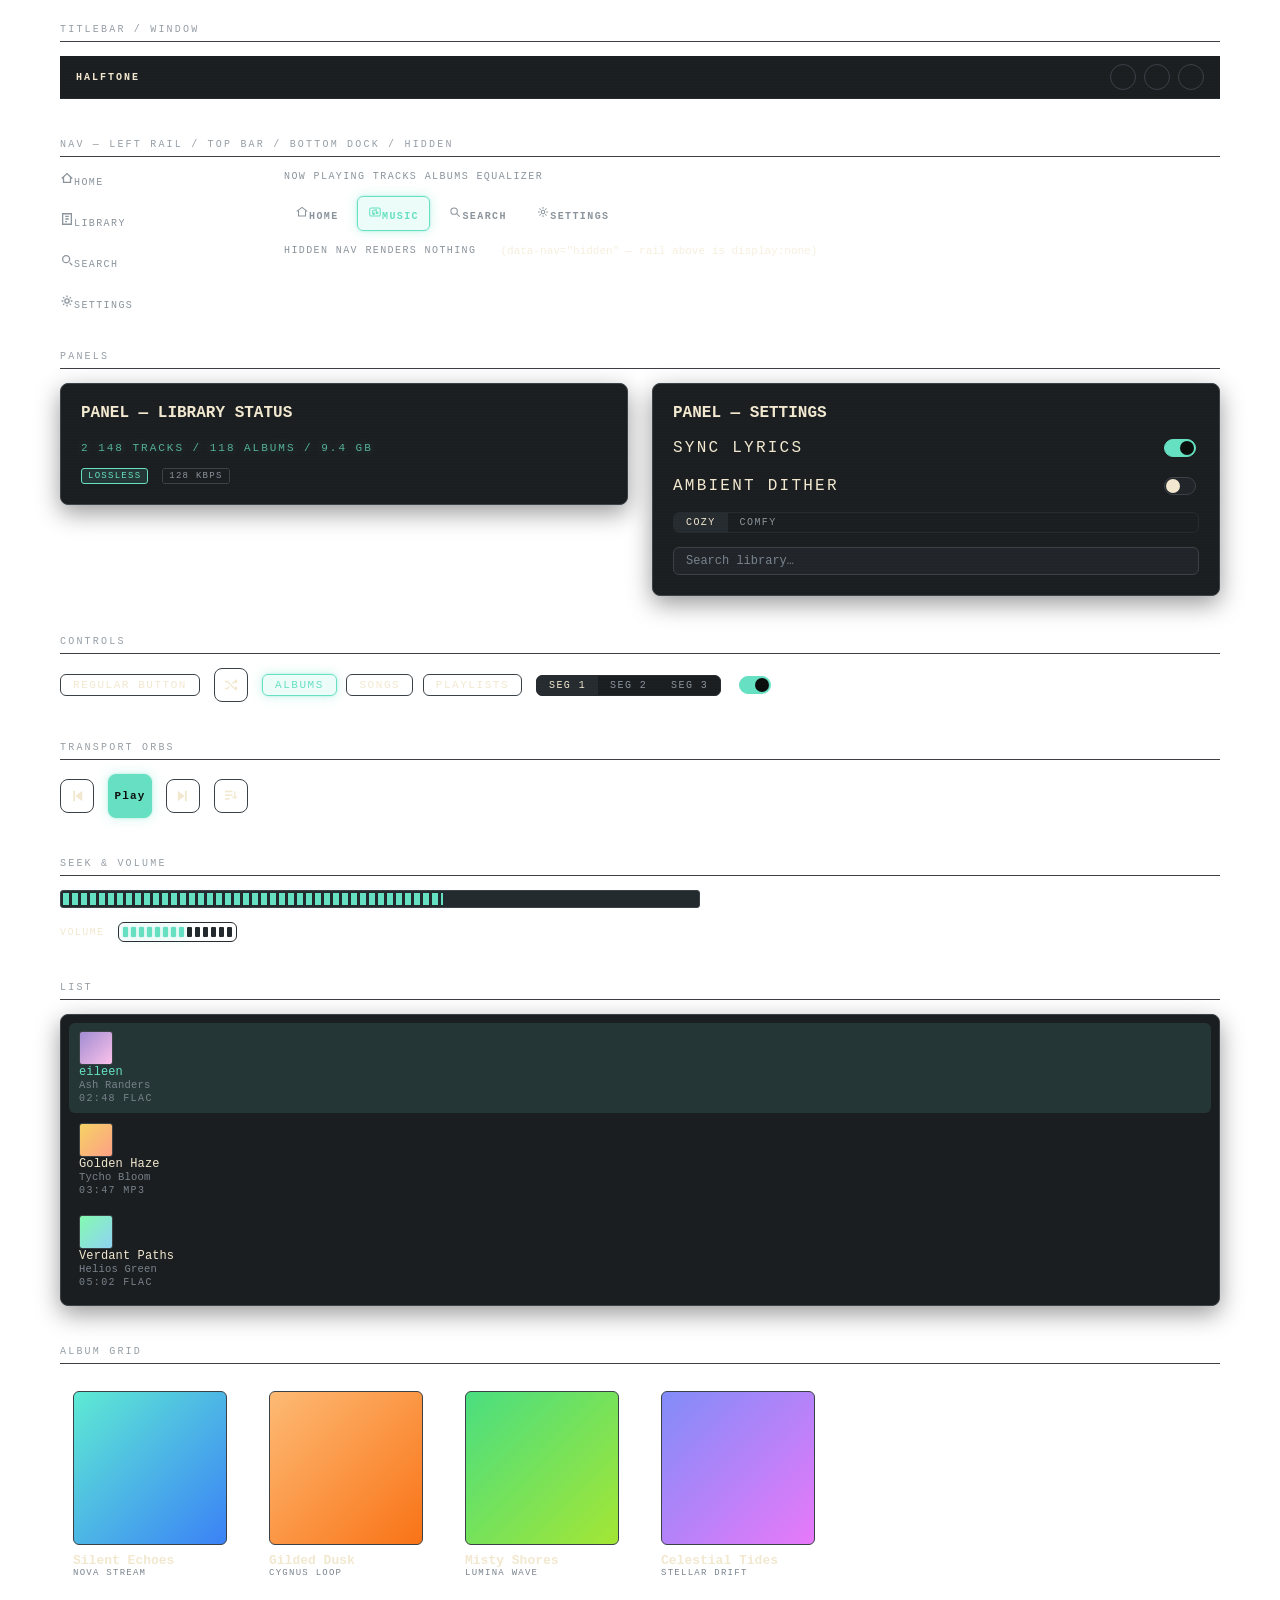
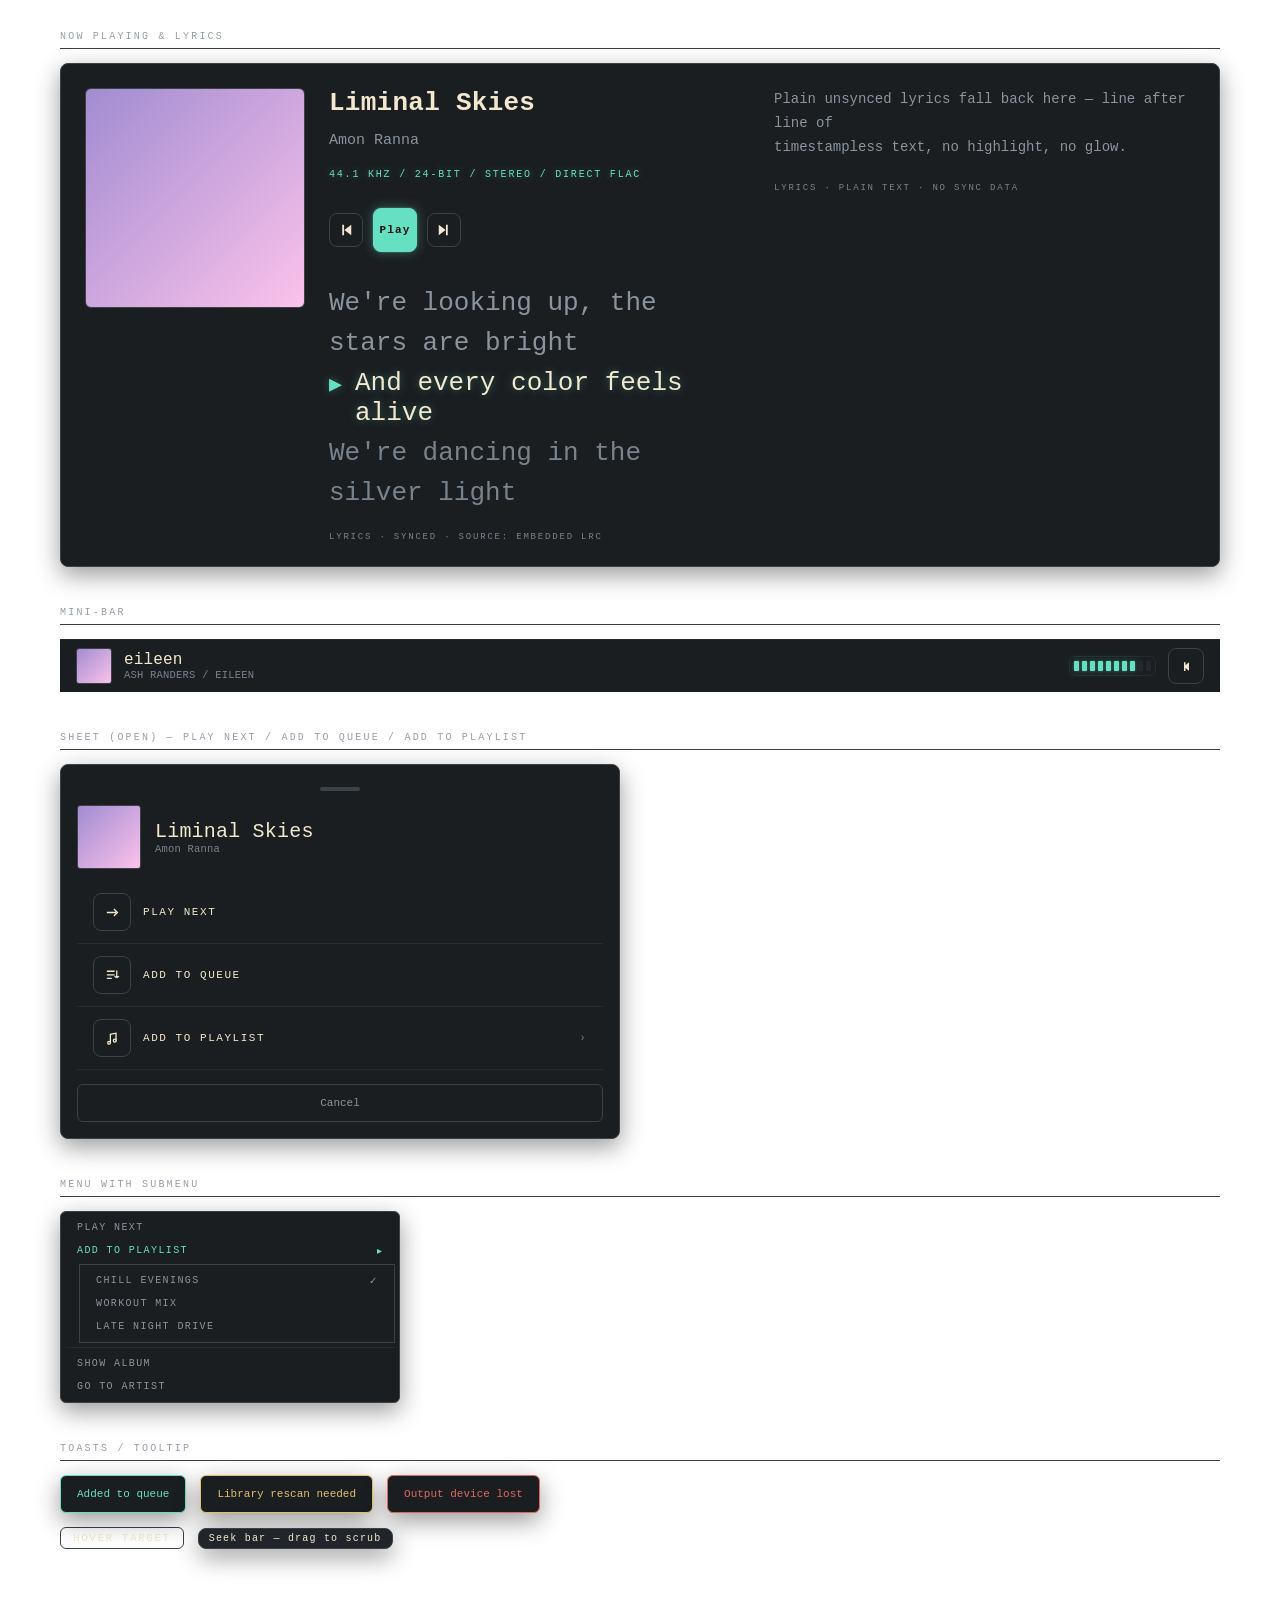
<file: ui/test/theme_gallery.html>
<!DOCTYPE html>
<html lang="en" data-theme="analogue" data-mode="dark" data-motion="full" data-density="comfy" data-nav="left">
<head>
  <meta charset="utf-8">
  <title>Theme Gallery</title>
  <style>
    /* ---------- gallery scaffolding (layout only — looks come from the theme css) ---------- */
    /* Sample album-art accent tokens. In the app these are written by theme.js from the
       album art; the gallery emulates the values with the default mint accent. */
    :root {
      --accent: rgb(102, 224, 194);
      --accent-22: rgba(102, 224, 194, 0.22);
      --accent-12: rgba(102, 224, 194, 0.12);
      --radius-scale: 1;
    }
    * { box-sizing: border-box; }
    body {
      margin: 0;
      padding: 24px 32px 96px;
      background: var(--bg);
      color: var(--fg);
      font-family: var(--font-ui, sans-serif);
      min-height: 100vh;
    }
    .fx-layer {
      position: fixed;
      inset: 0;
      z-index: -1;
      pointer-events: none;
      overflow: hidden;
    }
    .gallery-container {
      max-width: 1160px;
      margin: 0 auto;
      display: flex;
      flex-direction: column;
      gap: 40px;
      position: relative;
    }
    .section-title {
      font-size: 12px;
      margin: 0 0 14px;
      border-bottom: 1px solid var(--line);
      padding-bottom: 6px;
      opacity: .9;
    }
    section { scroll-margin-top: 20px; }
    .row-flex { display: flex; gap: 14px; align-items: center; flex-wrap: wrap; }
    .col { display: flex; flex-direction: column; gap: 14px; }
    .two-col { display: flex; gap: 24px; align-items: flex-start; flex-wrap: wrap; }
    .two-col > div { flex: 1; min-width: 320px; }

    /* demo-local layout for overlay-ish components (they are positioned by the app normally) */
    .sheet { position: relative; }
    .menu { position: relative; }
    .tooltip { position: relative; display: inline-block; }
    .toast { position: relative; }

    /* nav demo wrappers: emulates data-nav without touching the root attribute per variant */
    .nav-demo { display: flex; gap: 24px; flex-wrap: wrap; align-items: flex-start; }
    .nav-demo[data-nav="left"] { flex-direction: column; width: 200px; }
    .nav-demo[data-nav="top"], .nav-demo[data-nav="bottom"] { flex: 1; }

    /* LED seek simulation — the app draws the canvas with JS; the gallery fakes the
       segmented LED cells with a gradient so screenshots show segments, not a bar. */
    .seek[data-seek="led"] { overflow: hidden; position: relative; }
    .seek[data-seek="led"] .ledcells {
      position: absolute; inset: 2px;
      background: linear-gradient(90deg, var(--accent) 0 60%, var(--canvas-off, var(--bg-3)) 60% 100%);
      -webkit-mask: repeating-linear-gradient(90deg, #000 0 6px, transparent 6px 9px);
              mask: repeating-linear-gradient(90deg, #000 0 6px, transparent 6px 9px);
    }
    .seek[data-seek="led"] canvas { display: none; }
  </style>
  <link rel="stylesheet" href="../themes/analogue.css">
  <link rel="stylesheet" href="../themes/digital.css">
</head>
<body>
  <div class="fx-layer" data-ambient="aurora">
    <div class="fx-aurora"></div>
    <div class="fx-bokeh"></div>
    <canvas class="fx-ambient"></canvas>
  </div>

  <div class="gallery-container">

    <section>
      <div class="section-title">TITLEBAR / WINDOW</div>
      <div class="titlebar">
        <span style="font-weight:700;letter-spacing:.2em;">HALFTONE</span>
        <span style="flex:1"></span>
        <button class="win-btn" title="minimize"></button>
        <button class="win-btn" title="maximize"></button>
        <button class="win-btn close" title="close"></button>
      </div>
    </section>

    <section>
      <div class="section-title">NAV — LEFT RAIL / TOP BAR / BOTTOM DOCK / HIDDEN</div>
      <div class="nav-demo">
        <div class="nav-demo" data-nav="left">
          <button class="nav active"><svg viewBox="0 0 16 16" width="14" height="14" fill="none" stroke="currentColor" stroke-width="1.5"><path d="M2 8.5 8 3l6 5.5M4 7.5V13h8V7.5"/></svg><span class="nav-label">HOME</span></button>
          <button class="nav"><svg viewBox="0 0 16 16" width="14" height="14" fill="none" stroke="currentColor" stroke-width="1.5"><path d="M3 2h10v12H3zM6 5h4M6 8h4M6 11h2"/></svg><span class="nav-label">LIBRARY</span></button>
          <button class="nav"><svg viewBox="0 0 16 16" width="14" height="14" fill="none" stroke="currentColor" stroke-width="1.5"><circle cx="7" cy="7" r="4"/><path d="m11 11 3 3"/></svg><span class="nav-label">SEARCH</span></button>
          <button class="nav"><svg viewBox="0 0 16 16" width="14" height="14" fill="none" stroke="currentColor" stroke-width="1.5"><circle cx="8" cy="8" r="2.4"/><path d="M8 1.8v2M8 12.2v2M1.8 8h2M12.2 8h2M3.6 3.6l1.4 1.4M11 11l1.4 1.4M12.4 3.6 11 5M5 11l-1.4 1.4"/></svg><span class="nav-label">SETTINGS</span></button>
        </div>
        <div class="col" style="flex:1;min-width:320px;">
          <div class="nav-demo" data-nav="top">
            <div class="nav" style="flex-direction:row;">
              <button class="nav active"><span class="nav-label">NOW PLAYING</span></button>
              <button class="nav"><span class="nav-label">TRACKS</span></button>
              <button class="nav"><span class="nav-label">ALBUMS</span></button>
              <button class="nav"><span class="nav-label">EQUALIZER</span></button>
            </div>
          </div>
          <div class="nav-demo" data-nav="bottom">
            <div class="nav">
              <button class="nav-item"><svg viewBox="0 0 24 24" width="22" height="22" fill="none" stroke="currentColor" stroke-width="1.8"><path d="M3 11 12 4l9 7M6 10v9h12v-9"/></svg><span class="nav-label">Home</span></button>
              <button class="nav-item active"><svg viewBox="0 0 24 24" width="22" height="22" fill="none" stroke="currentColor" stroke-width="1.8"><rect x="3" y="5" width="18" height="14" rx="2.5"/><path d="M8 15V9.5l6-1.5V14"/><circle cx="9.7" cy="15" r="1.4"/><circle cx="15.7" cy="13.6" r="1.4"/></svg><span class="nav-label">Music</span></button>
              <button class="nav-item"><svg viewBox="0 0 24 24" width="22" height="22" fill="none" stroke="currentColor" stroke-width="1.8"><circle cx="10.5" cy="10.5" r="5.5"/><path d="m15 15 5 5"/></svg><span class="nav-label">Search</span></button>
              <button class="nav-item"><svg viewBox="0 0 24 24" width="22" height="22" fill="none" stroke="currentColor" stroke-width="1.8"><circle cx="12" cy="12" r="3"/><path d="M12 3.5v3M12 17.5v3M3.5 12h3M17.5 12h3M6 6l2.1 2.1M15.9 15.9 18 18M18 6l-2.1 2.1M8.1 15.9 6 18"/></svg><span class="nav-label">Settings</span></button>
            </div>
          </div>
          <div class="nav-demo" data-nav="hidden">
            <div class="nav" style="flex-direction:row;"><button class="nav"><span class="nav-label">HIDDEN NAV RENDERS NOTHING</span></button></div>
            <span style="font-size:11px;opacity:.7;align-self:center;">(data-nav="hidden" — rail above is display:none)</span>
          </div>
        </div>
      </div>
    </section>

    <section>
      <div class="section-title">PANELS</div>
      <div class="two-col">
        <div class="panel col" style="padding:20px;">
          <strong>PANEL — LIBRARY STATUS</strong>
          <span class="np-meta" style="font-size:11px;opacity:.75;">2 148 TRACKS / 118 ALBUMS / 9.4 GB</span>
          <div class="row-flex">
            <div class="badge lossless">LOSSLESS</div>
            <div class="badge">128 KBPS</div>
          </div>
        </div>
        <div class="panel col" style="padding:20px;">
          <strong>PANEL — SETTINGS</strong>
          <label class="row-flex" style="justify-content:space-between;">
            <span class="nav-label">SYNC LYRICS</span>
            <input type="checkbox" class="switch" role="switch" checked>
          </label>
          <label class="row-flex" style="justify-content:space-between;">
            <span class="nav-label">AMBIENT DITHER</span>
            <input type="checkbox" class="switch" role="switch">
          </label>
          <div class="seg">
            <button class="on">COZY</button>
            <button>COMFY</button>
          </div>
          <input class="field" type="text" placeholder="Search library…">
        </div>
      </div>
    </section>

    <section>
      <div class="section-title">CONTROLS</div>
      <div class="row-flex">
        <button class="btn">Regular Button</button>
        <button class="btn-icon" title="shuffle"><svg viewBox="0 0 16 16" width="14" height="14" fill="none" stroke="currentColor" stroke-width="1.5"><path d="M1 4h3l8 8h3M15 12l-2-2m2 2-2 2M1 12h3l2.2-2.2M9.8 6.2 12 4h3M15 4l-2-2m2 2-2 2"/></svg></button>
        <div class="pill-tabs">
          <button class="pill active">Albums</button>
          <button class="pill">Songs</button>
          <button class="pill">Playlists</button>
        </div>
        <div class="seg">
          <button class="on">Seg 1</button>
          <button>Seg 2</button>
          <button>Seg 3</button>
        </div>
        <input type="checkbox" class="switch" role="switch" checked>
      </div>
    </section>

    <section>
      <div class="section-title">TRANSPORT ORBS</div>
      <div class="row-flex">
        <button class="btn-orb" title="previous"><svg viewBox="0 0 24 24" width="18" height="18" fill="currentColor"><path d="M7 5h2.4v14H7zM19 5v14L9.8 12z"/></svg></button>
        <button class="btn-orb lg">Play</button>
        <button class="btn-orb" title="next"><svg viewBox="0 0 24 24" width="18" height="18" fill="currentColor"><path d="M14.6 5H17v14h-2.4zM5 5v14l9.2-7z"/></svg></button>
        <button class="btn-orb" title="queue"><svg viewBox="0 0 24 24" width="18" height="18" fill="none" stroke="currentColor" stroke-width="1.8"><path d="M4 6h10M4 11h10M4 16h6M17 6v9M17 15l3-2M17 15l-3-2"/></svg></button>
      </div>
    </section>

    <section>
      <div class="section-title">SEEK &amp; VOLUME</div>
      <div class="col" style="max-width:640px;">
        <div class="seek" data-seek="led" style="width:100%;">
          <canvas class="seek-led"></canvas>
          <div class="ledcells"></div>
        </div>
        <div class="seek" data-seek="gel" style="width:100%;">
          <div class="seek-gel">
            <div class="track">
              <div class="fill" style="width:60%;"></div>
              <div class="knob" style="left:60%;"></div>
            </div>
          </div>
        </div>
        <div class="row-flex">
          <span class="nav-label" style="font-size:10px;">VOLUME</span>
          <div class="vol-leds">
            <span class="led on"></span><span class="led on"></span><span class="led on"></span><span class="led on"></span><span class="led on"></span><span class="led on"></span><span class="led on"></span><span class="led on"></span>
            <span class="led"></span><span class="led"></span><span class="led"></span><span class="led"></span><span class="led"></span><span class="led"></span>
          </div>
          <div class="vol" data-vol="gel" style="width:200px;">
            <div class="vol-gel">
              <div class="track">
                <div class="fill" style="width:45%;"></div>
                <div class="knob" style="left:45%;"></div>
              </div>
            </div>
          </div>
        </div>
      </div>
    </section>

    <section>
      <div class="section-title">LIST</div>
      <div class="list panel" style="padding:8px;">
        <div class="row cur playing">
          <div class="row-art" style="width:34px;height:34px;background:linear-gradient(135deg,#a18cd1,#fbc2eb);"></div>
          <div style="flex:1;min-width:0;">
            <div class="row-title">eileen</div>
            <div class="row-sub">Ash Randers</div>
          </div>
          <span class="row-dur">02:48</span>
          <span class="row-more">FLAC</span>
        </div>
        <div class="row">
          <div class="row-art" style="width:34px;height:34px;background:linear-gradient(135deg,#f6d365,#fda085);"></div>
          <div style="flex:1;min-width:0;">
            <div class="row-title">Golden Haze</div>
            <div class="row-sub">Tycho Bloom</div>
          </div>
          <span class="row-dur">03:47</span>
          <span class="row-more">MP3</span>
        </div>
        <div class="row">
          <div class="row-art" style="width:34px;height:34px;background:linear-gradient(135deg,#84fab0,#8fd3f4);"></div>
          <div style="flex:1;min-width:0;">
            <div class="row-title">Verdant Paths</div>
            <div class="row-sub">Helios Green</div>
          </div>
          <span class="row-dur">05:02</span>
          <span class="row-more">FLAC</span>
        </div>
      </div>
    </section>

    <section>
      <div class="section-title">ALBUM GRID</div>
      <div class="grid" style="display:flex;gap:16px;flex-wrap:wrap;">
        <div class="card" style="width:180px;">
          <div class="card-art" style="width:100%;aspect-ratio:1;background:linear-gradient(135deg,#5eead4,#3b82f6);"></div>
          <div class="card-title">Silent Echoes</div>
          <div class="card-sub">Nova Stream</div>
        </div>
        <div class="card" style="width:180px;">
          <div class="card-art" style="width:100%;aspect-ratio:1;background:linear-gradient(135deg,#fdba74,#f97316);"></div>
          <div class="card-title">Gilded Dusk</div>
          <div class="card-sub">Cygnus Loop</div>
        </div>
        <div class="card" style="width:180px;">
          <div class="card-art" style="width:100%;aspect-ratio:1;background:linear-gradient(135deg,#4ade80,#a3e635);"></div>
          <div class="card-title">Misty Shores</div>
          <div class="card-sub">Lumina Wave</div>
        </div>
        <div class="card" style="width:180px;">
          <div class="card-art" style="width:100%;aspect-ratio:1;background:linear-gradient(135deg,#818cf8,#e879f9);"></div>
          <div class="card-title">Celestial Tides</div>
          <div class="card-sub">Stellar Drift</div>
        </div>
      </div>
    </section>

    <section>
      <div class="section-title">NOW PLAYING &amp; LYRICS</div>
      <div class="np panel" style="display:flex;padding:24px;gap:24px;flex-wrap:wrap;">
        <div class="np-art" style="width:220px;height:220px;flex:none;background:linear-gradient(135deg,#a18cd1,#fbc2eb);"></div>
        <div class="col" style="flex:1;min-width:300px;">
          <div class="np-title">Liminal Skies</div>
          <div class="np-artist">Amon Ranna</div>
          <div class="np-meta">44.1 KHZ / 24-BIT / STEREO / DIRECT FLAC</div>
          <div class="np-transport row-flex">
            <button class="btn-orb" title="previous"><svg viewBox="0 0 24 24" width="18" height="18" fill="currentColor"><path d="M7 5h2.4v14H7zM19 5v14L9.8 12z"/></svg></button>
            <button class="btn-orb lg">Play</button>
            <button class="btn-orb" title="next"><svg viewBox="0 0 24 24" width="18" height="18" fill="currentColor"><path d="M14.6 5H17v14h-2.4zM5 5v14l9.2-7z"/></svg></button>
          </div>
          <div class="lyrics" style="margin-top:8px;">
            <div class="lyric-line past">We're looking up, the</div>
            <div class="lyric-line past">stars are bright</div>
            <div class="lyric-line active">And every color feels alive</div>
            <div class="lyric-line">We're dancing in the</div>
            <div class="lyric-line">silver light</div>
          </div>
          <div class="lyrics-status">LYRICS · SYNCED · SOURCE: EMBEDDED LRC</div>
        </div>
        <div class="col" style="flex:1;min-width:280px;">
          <div class="lyrics plain">Plain unsynced lyrics fall back here — line after line of
timestampless text, no highlight, no glow.</div>
          <div class="lyrics-status">LYRICS · PLAIN TEXT · NO SYNC DATA</div>
        </div>
      </div>
    </section>

    <section>
      <div class="section-title">MINI-BAR</div>
      <div class="mini-bar">
        <div class="row-art" style="width:36px;height:36px;flex:none;background:linear-gradient(135deg,#a18cd1,#fbc2eb);"></div>
        <div style="flex:1;min-width:0;">
          <div class="row-title">eileen</div>
          <div class="row-sub">ASH RANDERS / EILEEN</div>
        </div>
        <div class="vol-leds">
          <span class="led on"></span><span class="led on"></span><span class="led on"></span><span class="led on"></span><span class="led on"></span><span class="led on"></span><span class="led on"></span><span class="led on"></span>
          <span class="led"></span><span class="led"></span>
        </div>
        <button class="btn-orb" title="play" style="width:36px;height:36px;"><svg viewBox="0 0 24 24" width="15" height="15" fill="currentColor"><path d="M8 5h2.4v14H8zM16 5v14l-8.2-7z"/></svg></button>
      </div>
    </section>

    <section>
      <div class="section-title">SHEET (OPEN) — PLAY NEXT / ADD TO QUEUE / ADD TO PLAYLIST</div>
      <div class="overlay-demo" style="position:relative;">
        <div class="sheet open" style="max-width:560px;">
          <div class="sheet-handle"></div>
          <div class="sheet-head">
            <div class="row-art" style="width:64px;height:64px;flex:none;background:linear-gradient(135deg,#a18cd1,#fbc2eb);"></div>
            <div style="min-width:0;">
              <div class="row-title" style="font-size:20px;">Liminal Skies</div>
              <div class="row-sub">Amon Ranna</div>
            </div>
          </div>
          <div class="sheet-row">
            <button class="btn-orb" style="width:38px;height:38px;flex:none;"><svg viewBox="0 0 24 24" width="17" height="17" fill="none" stroke="currentColor" stroke-width="1.8"><path d="M3 12h13M13 7l5 5-5 5" transform="translate(1 0)"/><path d="M3 7v10" opacity=".0"/></svg></button>
            <span style="flex:1;">Play Next</span>
          </div>
          <div class="sheet-row">
            <button class="btn-orb" style="width:38px;height:38px;flex:none;"><svg viewBox="0 0 24 24" width="17" height="17" fill="none" stroke="currentColor" stroke-width="1.8"><path d="M4 6h11M4 11h11M4 16h7M18 5v10M18 15l3.2-2M18 15l-3.2-2"/></svg></button>
            <span style="flex:1;">Add to Queue</span>
          </div>
          <div class="sheet-row">
            <button class="btn-orb" style="width:38px;height:38px;flex:none;"><svg viewBox="0 0 24 24" width="17" height="17" fill="none" stroke="currentColor" stroke-width="1.8"><path d="M9 18V6l8-1.5V15"/><circle cx="7.2" cy="18" r="2"/><circle cx="15.2" cy="15" r="2"/><path d="M19 4.5v-2M18 3.5h2" opacity="0"/></svg></button>
            <span style="flex:1;">Add to Playlist</span>
            <span class="row-more">›</span>
          </div>
          <div class="sheet-cancel">Cancel</div>
        </div>
      </div>
    </section>

    <section>
      <div class="section-title">MENU WITH SUBMENU</div>
      <div class="menu" style="max-width:340px;">
        <div class="menu-item">Play Next</div>
        <div class="menu-item on">Add to Playlist <span style="float:right;">▸</span></div>
        <div class="menu sub">
          <div class="menu-item">Chill Evenings <span style="float:right;">✓</span></div>
          <div class="menu-item">Workout Mix</div>
          <div class="menu-item">Late Night Drive</div>
        </div>
        <div class="menu-sep"></div>
        <div class="menu-item">Show Album</div>
        <div class="menu-item">Go to Artist</div>
      </div>
    </section>

    <section>
      <div class="section-title">TOASTS / TOOLTIP</div>
      <div class="col">
        <div class="row-flex">
          <div class="toast ok">Added to queue</div>
          <div class="toast warn">Library rescan needed</div>
          <div class="toast error">Output device lost</div>
        </div>
        <div class="row-flex">
          <button class="btn">Hover target</button>
          <span class="tooltip">Seek bar — drag to scrub</span>
        </div>
      </div>
    </section>

  </div>

  <script>
    function setT(k, v) { document.documentElement.setAttribute('data-'+k, v); }
    const urlParams = new URLSearchParams(window.location.search);
    if(urlParams.has('theme')) setT('theme', urlParams.get('theme'));
    if(urlParams.has('mode')) setT('mode', urlParams.get('mode'));
    if(urlParams.has('nav')) setT('nav', urlParams.get('nav'));
  </script>
</body>
</html>
</file>
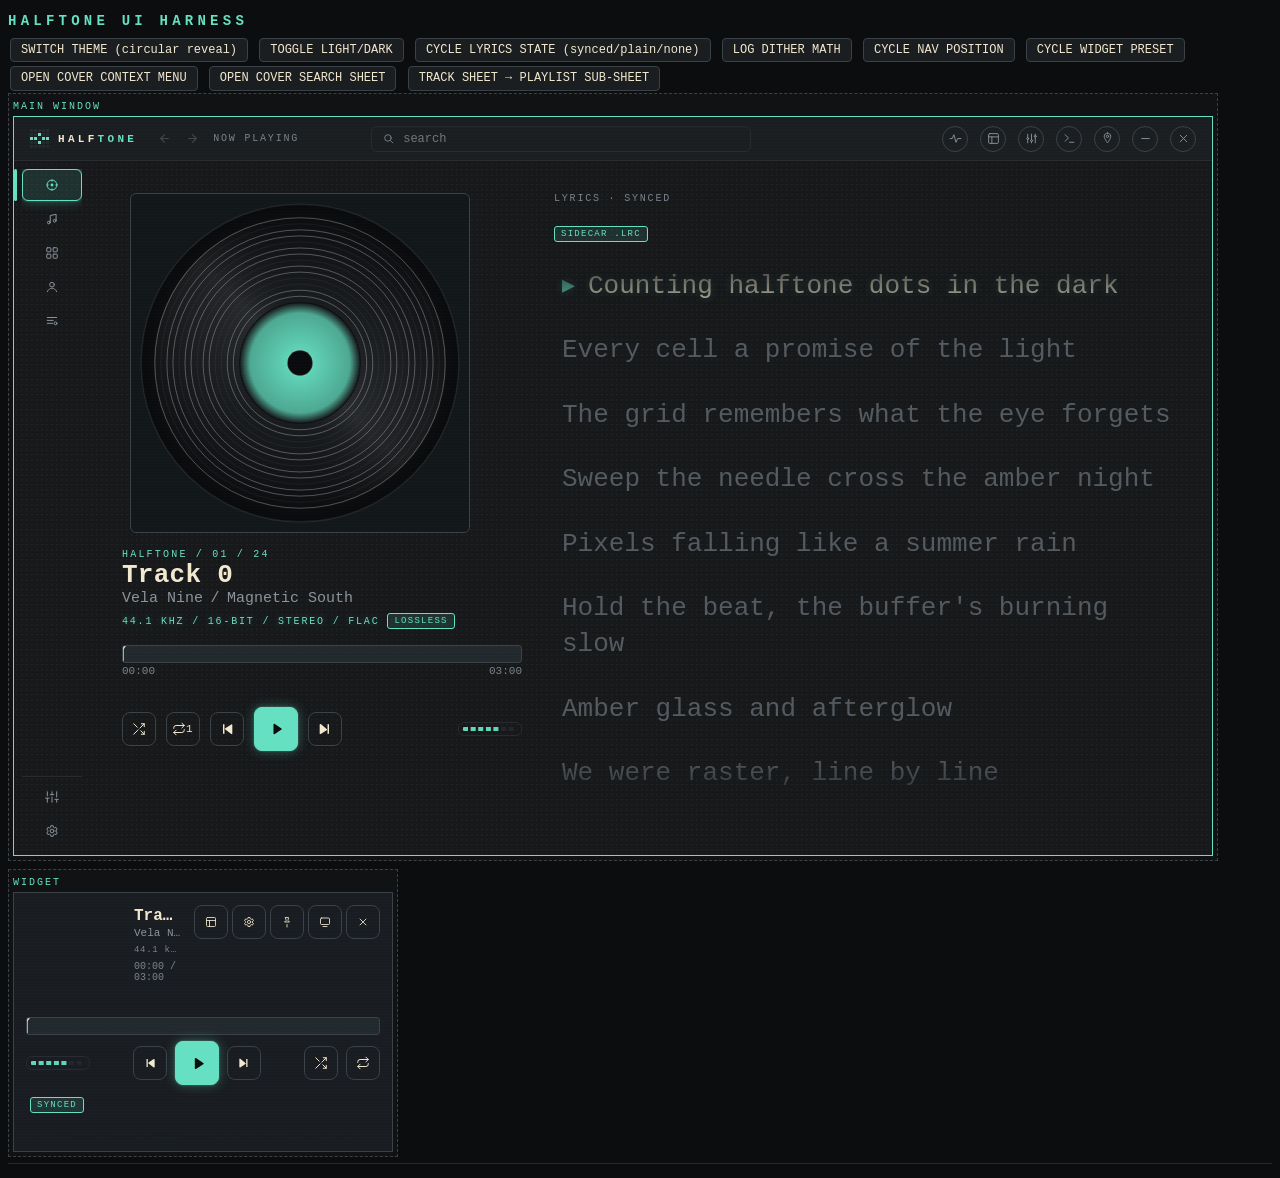
<file: ui/test/ui_harness.html>
<!doctype html>
<html lang="en">
<head>
<meta charset="utf-8">
<title>Halftone UI harness r2</title>
<style>
body{background:#0B0D0E;color:#9AA4AA;font:12px/1.4 Consolas,monospace;margin:0;padding:8px}
button{font:inherit;background:#1B1E21;color:#F2E8CF;border:1px solid #3A4147;border-radius:4px;padding:3px 10px;cursor:pointer;margin:2px}
button:hover{border-color:#66E0C2;color:#66E0C2}
.framebox{display:flex;gap:8px;flex-wrap:wrap;align-items:flex-start}
.framewrap{border:1px dashed #3A4147;padding:4px;background:#101214}
.framewrap h3{margin:2px 0;font-size:10px;letter-spacing:.2em;color:#66E0C2;font-weight:400}
iframe{border:0;background:#16181A;display:block}
#log{white-space:pre-wrap;color:#7DD4A0;max-height:180px;overflow-y:auto;border-top:1px solid #262B30;padding-top:6px;margin-top:6px}
</style>
</head>
<body>
<h3 style="margin:4px 0;color:#66E0C2;letter-spacing:.3em">HALFTONE UI HARNESS</h3>
<div>
  <button id="bTheme">SWITCH THEME (circular reveal)</button>
  <button id="bMode">TOGGLE LIGHT/DARK</button>
  <button id="bLyrics">CYCLE LYRICS STATE (synced/plain/none)</button>
  <button id="bDither">LOG DITHER MATH</button>
  <button id="bNavPos">CYCLE NAV POSITION</button>
  <button id="bPreset">CYCLE WIDGET PRESET</button>
  <button id="bCoverMenu">OPEN COVER CONTEXT MENU</button>
  <button id="bCoverSearch">OPEN COVER SEARCH SHEET</button>
  <button id="bSheet">TRACK SHEET → PLAYLIST SUB-SHEET</button>
  <span id="shotPath" style="color:#E0B966"></span>
</div>
<div class="framebox">
  <div class="framewrap"><h3>MAIN WINDOW</h3><iframe id="fMain" width="1200" height="740"></iframe></div>
  <div class="framewrap"><h3>WIDGET</h3><iframe id="fWidget" width="380" height="260"></iframe></div>
</div>
<div id="log"></div>
<script>
/* ============================================================
   HALFTONE TEST HARNESS (parent page)

   The mocks live HERE (this page never navigates). The app pages
   (main.html / index.html) opt in with ?harness=1 in their frame
   URL; ui/test/loader.js — which loads FIRST in those pages —
   synchronously pulls the right mock from
   window.parent.__HT_MOCKS__[label] before the engine scripts
   parse. This replaces the old broken scheme (defining properties
   on a frame window before/during navigation, which the navigation
   discards — pages booted with no mock and the library stayed
   empty).
   ============================================================ */
window.__HT_HARNESS__=true;

/* ---------- in-memory event bus, bridged across frames ---------- */
function makeBus(){
  const listeners=new Map();
  return {
    listen(name,fn){(listeners.get(name)||listeners.set(name,new Set()).get(name)).add(fn);return Promise.resolve(()=>listeners.get(name)?.delete(fn))},
    emit(name,payload){(listeners.get(name)||new Set()).forEach(fn=>{try{fn({payload,event:name})}catch(e){console.error("listener",name,e)}});return Promise.resolve()},
    _n:()=>listeners.size
  };
}
const busMain=makeBus(),busWidget=makeBus();
/* bridge main<->widget so halftone:cmd / halftone:sync cross frames */
(function bridge(a,b){
  const origA=a.emit,origB=b.emit;
  a.emit=(n,p)=>{origA(n,p);origB(n,p);return Promise.resolve()};
  b.emit=(n,p)=>{origB(n,p);origA(n,p);return Promise.resolve()};
})(busMain,busWidget);

/* ---------- fake library (BACKEND_API.md TrackMeta shape) ---------- */
/* Track 0: synced lyrics + embedded art. Track 1: plain lyrics, no art
   (cover_auto demo). Track 2: no lyrics, no art. 3+ filler. */
function fakeTrack(k,over){
  const albs=["Magnetic South","Glass Gardens","Night Compiler","Signal Bloom"];
  const arts=["Vela Nine","Codechic","The Modems","Aurora Index"];
  const fmts=[["FLAC",true,44100,16,2],["WAV",true,48000,24,2],["MP3",false,44100,16,2],["ALAC",true,44100,16,2],["AAC",false,44100,16,2],["OPUS",false,48000,16,2]];
  const f=fmts[k%fmts.length];
  const base={path:"C:\\Music\\"+albs[k%4]+"\\"+String(k).padStart(2,"0")+" Track "+k+".flac",
    title:"Track "+k,artist:arts[k%4],album:albs[k%4],
    duration_s:180+k*7,streaminfo:{sample_rate:f[2],bits:f[3],channels:f[4],total_samples:f[2]*(180+k*7)},
    format:f[0],lossless:f[1],bitrate_kbps:f[1]?0:230,has_cover:true,replaygain:{track_gain:"-3.2 dB",album_gain:"-4.0 dB"},cover:null,coverUrl:null};
  return over?Object.assign(base,over):base;
}
const FAKE_TRACKS=[
  fakeTrack(0),
  fakeTrack(1,{has_cover:false}),
  fakeTrack(2,{has_cover:false})
];
for(let k=3;k<24;k++)FAKE_TRACKS.push(fakeTrack(k));

/* 12 lines over 0-60s, SECONDS (lib.rs parse_lrc: LyricLine.t is f64
   seconds — a10b2ae). Realistic uneven gaps so follow asserts are
   meaningful. */
const FAKE_LRC=(function(){
  const texts=[
    "Counting halftone dots in the dark","Every cell a promise of the light",
    "The grid remembers what the eye forgets","Sweep the needle cross the amber night",
    "Pixels falling like a summer rain","Hold the beat, the buffer's burning slow",
    "Amber glass and afterglow","We were raster, line by line",
    "Trace the signal through the noise","A dithered heart still keeps its time",
    "Every dot a point of view","Fade to pattern, fade to you"
  ];
  const times=[0,4.5,9,14,19.5,24,30,35.5,41,46.5,52,57.5];
  return times.map((t,k)=>({t,text:texts[k]}));
})();
const PLAIN_TEXT="There is no time signature here\nJust a wall of words, line after line\nNo highlight sweeps across\nThe screen to tell you when to breathe\nThis is the plain lyrics state";

/* fixture art: real files under ui/test/fixtures/, served by
   http_serve.py (web root is ui/). ?v= cache buster per BACKEND_API. */
const FIXTURE_COVERS=["test/fixtures/cover1.png","test/fixtures/cover2.png","test/fixtures/cover3.png"];
const trackFix=t=>FIXTURE_COVERS[FAKE_TRACKS.indexOf(t)%3];

function makeInvoke(label){
  const log=msg=>{try{window.hlog&&window.hlog("["+label+"] "+msg)}catch(_){}};
  const coverByKey={};               /* albumKey -> {url, source} */
  const albumKey=t=>(t.album||"Unknown album").toLowerCase()+"|"+(t.artist||"");
  const bust=u=>u+"?v="+Date.now();
  return async(cmd,args)=>{
    args=args||{};
    if(cmd==="library_snapshot")return FAKE_TRACKS.slice();       /* PLAIN ARRAY per BACKEND_API.md */
    if(cmd==="scan_library")return {tracks:FAKE_TRACKS.slice(),skipped:args.dir?["corrupt.flac"]:[],unsupported:2};
    if(cmd==="open_track"){
      const t=FAKE_TRACKS.find(t=>t.path===args.path)||FAKE_TRACKS[0];
      return Object.assign({},t,{cover:t.has_cover?{mime:"image/png",data_b64:""}:null,embedded_lyrics:null});
    }
    if(cmd==="media_url")return "media://localhost/"+encodeURIComponent(args.path);
    if(cmd==="cover_url"){
      const t=FAKE_TRACKS.find(t=>t.path===args.path);
      if(!t)return null;
      const k=albumKey(t);
      if(coverByKey[k])return coverByKey[k].url?bust(coverByKey[k].url):null;
      return t.has_cover?bust(trackFix(t)):null;
    }
    if(cmd==="cover_auto"){
      const t=FAKE_TRACKS.find(t=>t.path===args.path);
      if(!t)return {status:"none",url:null,error:"no track"};
      const k=albumKey(t);
      if(t.has_cover)return {status:"have",url:bust(trackFix(t)),error:null};
      if(coverByKey[k])return {status:"have",url:coverByKey[k].url?bust(coverByKey[k].url):null,error:null};
      if(!args.allowNet)return {status:"none",url:null,error:null};
      coverByKey[k]={url:trackFix(t),source:"web"};
      return {status:"fetched",url:bust(trackFix(t)),error:null};
    }
    if(cmd==="cover_search"){
      return [1,2,3].map(n=>({
        url:FIXTURE_COVERS[n-1]+"?v=search",thumb:FIXTURE_COVERS[n-1],
        source:n===2?"musicbrainz":"itunes",
        title:args.album||"Album",artist:args.artist||"Artist",
        width:n===2?null:600,height:n===2?null:600}));
    }
    if(cmd==="cover_apply_url"){
      const t=FAKE_TRACKS.find(t=>t.path===args.path);if(!t)throw "no track";
      if(!args.url){coverByKey[albumKey(t)]={url:null,source:"none"};return null}
      coverByKey[albumKey(t)]={url:args.url.replace("?v=search",""),source:"user"};
      return bust(coverByKey[albumKey(t)].url);
    }
    if(cmd==="cover_import"){
      if(args.file===undefined)return null;   /* native picker cancelled */
      const t=FAKE_TRACKS.find(t=>t.path===args.path);if(!t)throw "no track";
      coverByKey[albumKey(t)]={url:FIXTURE_COVERS[0],source:"user"};
      return bust(FIXTURE_COVERS[0]);
    }
    if(cmd==="cover_reset"){
      const t=FAKE_TRACKS.find(t=>t.path===args.path);if(!t)throw "no track";
      delete coverByKey[albumKey(t)];
      return t.has_cover?bust(trackFix(t)):null;
    }
    if(cmd==="cover_info"){
      const t=FAKE_TRACKS.find(t=>t.path===args.path);if(!t)return {source:"none",url:null};
      const e=coverByKey[albumKey(t)];
      if(e)return {source:e.source,url:e.url?bust(e.url):null};
      return t.has_cover?{source:"embedded",url:bust(trackFix(t))}:{source:"none",url:null};
    }
    if(cmd==="settings_load")return null;   /* defaults */
    if(cmd==="settings_save")return "ok";
    if(cmd==="lyrics_get"){
      const p=(args.path||"");
      if(p.includes("00"))return {source:"sidecar",synced:true,lines:FAKE_LRC,plain:null};
      if(p.includes("01"))return {source:"cache",synced:false,lines:[],plain:PLAIN_TEXT};
      return {source:"none",synced:false,lines:[],plain:null};
    }
    if(cmd==="pick_folder")return "C:\\Users\\you\\Music";
    if(cmd==="ota_check")return {disabled:false,available:null,current:"0.2.0"};
    if(cmd==="list_sinks")return {devices:[{id:"out0",label:"Speakers (Mock)"},{id:"out1",label:"HDMI (Mock)"}]};
    if(cmd==="lrc_fetch")return "ok";
    if(cmd==="smtc_update"){log("smtc_update "+JSON.stringify(args));return null}
    if(cmd==="smtc_clear"){log("smtc_clear");return null}
    return null;
  };
}

function mockTauri(label,bus){
  return {
    core:{invoke:makeInvoke(label),transformCallback:cb=>cb},
    event:bus,
    window:{
      getCurrentWindow(){return mockWin(label)},
      getAllWindows:async()=>[mockWin("main"),mockWin("widget")],
    },
    opener:{openUrl:async u=>log(label+" openUrl: "+u)},
    shell:{open:async u=>log(label+" open: "+u)},
  };
}
const winState={main:{visible:true},widget:{visible:true}};
function mockWin(label){
  return {
    label,
    async hide(){winState[label].visible=false;log(label+".hide()")},
    async show(){winState[label].visible=true;log(label+".show()")},
    async minimize(){log(label+".minimize()")},
    async destroy(){log(label+".destroy()  [app would exit]")},
    async setFocus(){},
    async isVisible(){return winState[label].visible},
    async setAlwaysOnTop(v){log(label+".setAlwaysOnTop("+v+")")},
    async scaleFactor(){return 1},
    async innerSize(){return {width:800,height:600}},
    onCloseRequested(cb){mockWin._closeCb=cb},
    startDragging(){log(label+".startDragging()")},
  };
}
/* parent registry — loader.js in the frame pulls its mock from here */
window.__HT_MOCKS__={
  main:(()=>{const m=mockTauri("main",busMain);m.__invoke=makeInvoke("main");m.__invoke._ht=true;return m})(),
  widget:(()=>{const m=mockTauri("widget",busWidget);m.__invoke=makeInvoke("widget");m.__invoke._ht=true;return m})()
};

/* ---------- log ---------- */
const logBox=document.getElementById("log");
function log(msg){
  const line="["+new Date().toLocaleTimeString()+"] "+msg;
  logBox.textContent+=line+"\n";
  logBox.scrollTop=1e6;
  console.log(line);
}
window.hlog=log;

/* ============================================================
   SHOT MODE — headless one-shot scenarios via URL params:
   ?page=main&nav=left&mode=dark&theme=analogue&track=2&view=tracks
   ?page=widget&w=600&h=380&preset=square
   The iframe fills the window; the harness adds ?harness=1 so the
   page's loader.js picks up the mock before its scripts parse.
   ============================================================ */
const Q=new URLSearchParams(location.search);
if(!Q.get("page")){
  /* interactive mode: boot both frames with mocks pre-installed */
  const bootFrame=(frame,page,label)=>{
    const fq=new URLSearchParams();
    fq.set("harness","1");
    frame.src=(page==="widget"?"../index.html":"../"+page+".html")+"?"+fq.toString();
  };
  bootFrame(document.getElementById("fMain"),"main","main");
  bootFrame(document.getElementById("fWidget"),"widget","widget");
}
if(Q.get("page")){
  const page=Q.get("page");
  const w=+Q.get("w")||1200,h=+Q.get("h")||740;
  document.querySelector(".framebox").style.display="none";
  document.querySelector("div").style.display="none";   /* button row */
  document.querySelector("h3").style.display="none";    /* title */
  document.getElementById("log").style.display="none";
  document.body.style.padding="0";
  document.body.style.background=page==="main"?"#0B0D0E":"#101214";
  const f=document.createElement("iframe");
  f.id="fShot";f.style.cssText="border:0;position:fixed;top:0;left:0";f.width=w;f.height=h;
  document.body.appendChild(f);
  const frameQ=new URLSearchParams(Q);
  frameQ.set("harness","1");
  frameQ.set("qa","1");   /* silent theme application (no reveal) for shots */
  f.src=(page==="widget"?"../index.html":"../"+page+".html")+"?"+frameQ.toString();
  f.addEventListener("load",()=>{
    const iw=f.contentWindow;
    const apply=()=>{
      try{
        if(page==="main"){
          if(Q.get("nav"))iw.htSetNav(Q.get("nav"));
          if(Q.get("navstate"))iw.htSetNavState&&iw.htSetNavState(Q.get("navstate"));
          if(Q.get("theme"))iw.htSetTheme(Q.get("theme"));
          if(Q.get("mode"))iw.htSetMode(Q.get("mode"));
          if(Q.get("palette"))iw.htSetPalette&&iw.htSetPalette(Q.get("palette"));
          /* QA determinism: something can flip theme/mode after apply
             (late async in the app). Trap every setter call and re-assert
             the requested values for 12s so shots can't drift. */
          try{
            const wantT=Q.get("theme"),wantM=Q.get("mode");
            iw.__themeLog=[];
            const trap=(name,orig)=>function(v){iw.__themeLog.push(name+"="+v);return orig.call(iw,v)};
            if(wantT)iw.htSetTheme=trap("theme",iw.htSetTheme);
            if(wantM)iw.htSetMode=trap("mode",iw.htSetMode);
            let ticks=0;
            const guard=setInterval(()=>{
              ticks++;
              try{
                if(wantT&&iw.Theme.name!==wantT)iw.htSetTheme(wantT);
                if(wantM&&iw.Theme.resolved!==wantM)iw.htSetMode(wantM);
              }catch(e){}
              if(ticks>24)clearInterval(guard);
            },500);
          }catch(e){}
          if(Q.get("view")){iw.S.view=Q.get("view");iw.render()}
          if(Q.get("max")==="1"){iw.__HT_MAX=true;iw.htThemeApply&&iw.htThemeApply()}
          if(Q.get("track"))iw.__qa.load(+Q.get("track"));
          if(Q.get("play")&&iw.S.meta&&!iw.S.playing)iw.__qa.play();
          /* ?play=1 also feeds mock spectrum bars so the seek visualiser
             animates in shots (analyser is silent headless) */
          if(Q.get("play")){
            const NB=(iw.NBARS||32);
            if(!iw.__mockBars){
              iw.__mockBars=true;
              iw.S._barsRcv=new Float32Array(NB);
              const t0=performance.now();
              const pump=()=>{ if(!iw.__mockBars)return;
                const t=performance.now()/1000;
                const B=iw.S._barsRcv;
                for(let i=0;i<NB;i++){
                  const f=i/NB;
                  B[i]=Math.max(.06,Math.min(1,
                    (.55+.4*Math.sin(t*2.1+i*.55))*(1-f*.45)*
                    (.75+.25*Math.sin(t*7+i*2.3))));
                }
                requestAnimationFrame(pump);
              };
              pump();
            }
          }
          /* ?queue=N preloads N queued tracks (queue view shot) */
          const qn=+(Q.get("queue")||0);
          if(qn>0&&iw.S.lib.length){
            for(let k=0;k<qn&&k<iw.S.lib.length;k++)
              iw.queueAdd([iw.S.lib[(k+3)%iw.S.lib.length].path],"add");
            if(Q.get("view")==="queue")iw.render();
          }
          /* staged scenarios for the shot matrix */
          const sheet=Q.get("sheet");
          if(sheet){
            /* deterministic: wait for S.meta, then open and VERIFY the
               sheet title (late apply passes can clobber the first open);
               retry until the expected sheet is actually up. */
            const wantTitle={cover:"CHANGE COVER ART",search:"SEARCH COVER ART",pl:"ADD TO PLAYLIST"};
            const openIt=()=>{
              if(!iw.S.meta)return;
              if(sheet==="cover")iw.openCoverSheet&&iw.openCoverSheet(iw.S.meta);
              else if(sheet==="search")iw.openCoverSearch&&iw.openCoverSearch(iw.S.meta);
              else if(sheet==="pl")iw.openPlaylistPicker&&iw.openPlaylistPicker(iw.S.meta);
              else iw.openTrackSheet&&iw.openTrackSheet(iw.S.meta,iw.S.i);
            };
            const title=wantTitle[sheet]||"TRACK";
            let tries=0;
            const tick=setInterval(()=>{
              tries++;
              let cur="";
              try{cur=iw.document.getElementById("sheetTitle").textContent}catch(e){}
              if(cur===title&&iw.document.querySelector(".sheet.open")){clearInterval(tick);return}
              if(tries>40){clearInterval(tick);return}
              openIt();
            },300);
          }
          if(Q.get("ctx")&&iw.S.meta){
            setTimeout(()=>{
              iw.openCtx(140,150,[
                {label:"CHANGE COVER ART",children:[
                  {label:"IMPORT IMAGE\u2026",onClick:()=>{}},
                  {label:"SEARCH THE WEB\u2026",onClick:()=>iw.openCoverSearch&&iw.openCoverSearch(iw.S.meta)},
                  {label:"RESET TO DEFAULT",onClick:()=>{}},
                ]},
              ]);
            },2600);
          }
          if(Q.get("cmdk")){
            setTimeout(()=>{iw.openCmdk&&iw.openCmdk()},2600);
          }
          /* ?seekzoom=1 — now-playing with the seek strip zoomed for
             visualiser close-ups (wider strip, taller via .seek-zoom);
             park the playhead at ~35% so the played side of the strip
             is lit (accent bars / LED columns) in the shot */
          if(Q.get("seekzoom")){
            setTimeout(()=>{
              try{
                iw.S.view="nowplaying";iw.render();
                const d=iw.document;
                d.documentElement.classList.add("seek-zoom");
                /* headless audio never loads: park the playhead at ~35%
                   for the shot (painters read posSec/durSec) */
                iw.window.posSec=()=>63;
                if(iw.seekTo)iw.seekTo(63);
              }catch(e){console.error("seekzoom",e)}
            },2600);
          }
        }else{
          if(Q.get("preset")&&iw.applyWidgetPreset)iw.applyWidgetPreset(Q.get("preset"));
          if(Q.get("theme"))iw.htSetTheme(Q.get("theme"));
          if(Q.get("mode"))iw.htSetMode(Q.get("mode"));
          if(Q.get("palette"))iw.htSetPalette&&iw.htSetPalette(Q.get("palette"));
          /* no owner frame exists in shot mode: synthesize the sync the
             main window would broadcast, so widget shots show a real
             playing state (art + dither + title) — brief defect 6 */
          if(!iw.S.meta&&!iw.__shotSynced){
            iw.__shotSynced=true;
            const tk=Q.get("track")!=null?+Q.get("track"):0;
            const t=iw.S.lib[tk];
            if(t){
              const inv=iw.__HT_TAURI_MOCK__.__invoke;
              Promise.all([
                inv("cover_url",{path:t.path}),
                inv("lyrics_get",{path:t.path})
              ]).then(([url,lyr])=>{
                iw.applySync({i:tk,playing:true,vol:.7,pos:42,
                  meta:Object.assign({},t,{coverUrl:url||null}),
                  lyrics:{lines:lyr.lines||[],plain:lyr.plain||null,
                          status:lyr.synced?"synced":(lyr.plain?"plain":"none")}});
              }).catch(e=>console.error("shot sync",e));
            }
          }
        }
      }catch(e){console.error("shot apply",e&&(e.stack||e.message||e))}
    };
    setTimeout(apply,350);
    setTimeout(apply,1000);   /* second pass after boot settles */
    setTimeout(apply,2400);   /* final pass after settings/art settle */
    iw.addEventListener("halftone:booted",apply);
    /* ---------- ?lyrtest=1: scripted lyric asserts ----------
       Mirrors the owner bug reports: active line = last line with
       t <= pos-offset; click-to-seek jumps exactly there (main:
       audio.currentTime; widget: cmd:seek -> owner applies). Results
       land in window.__LYR_RESULTS (read via CDP) + console LYRASSERT. */
    if(Q.get("lyrtest")){
      setTimeout(async()=>{
        const d=iw.document,W=page==="widget";
        iw.__LYR_RESULTS=[];
        const ok=(name,cond,got)=>{iw.__LYR_RESULTS.push({name,pass:!!cond,got});
          console.log("LYRASSERT "+(cond?"PASS":"FAIL")+" "+name+" got="+JSON.stringify(got))};
        try{
          /* wait for lyrics to build (main: __qa.load path; widget: applySync) */
          for(let i=0;i<40&&!iw.S.lyrics.length;i++){
            if(!W&&!iw.S.lib.length)await iw.__qa.load(0);
            await new Promise(r=>setTimeout(r,100));
          }
          if(!W&&iw.S.lyrics.length!==12)await iw.__qa.load(0);
          const wrap=d.getElementById("lyrWrap");
          const view=W?d.getElementById("wLyrView"):d.getElementById("npLyrView");
          const aud=W?null:d.getElementById("aud");
          /* headless harness has no real media — shim duration/currentTime
             so seekTo takes the REAL owner path (a.currentTime=...) */
          if(aud){
            Object.defineProperty(aud,"duration",{value:180,configurable:true});
            let cur=0;
            Object.defineProperty(aud,"currentTime",{get:()=>cur,set:v=>{cur=v},configurable:true});
          }
          const lines=[...wrap.children].filter(x=>x.classList&&x.classList.contains("lyric-line"));
          const activeIdx=()=>lines.findIndex(x=>x.classList.contains("active"));
          const aIdx=t=>{let k=-1;for(let j=0;j<lines.length;j++)if(t>=+lines[j].dataset.t)k=j;return k};
          ok("lyrics-loaded",iw.S.lyrics.length===12,{n:iw.S.lyrics.length});
          const tests=[0,10.2,31,58.9,70];
          for(const t of tests){
            if(W)iw.applySync({pos:t});
            else aud.currentTime=t;
            iw.lyricFollow();
            await new Promise(r=>setTimeout(r,30));
            ok("follow@"+t+"s",activeIdx()===aIdx(t),{active:activeIdx(),want:aIdx(t),pos:+iw.posSec().toFixed(2)});
          }
          /* click-to-seek: click line 5 (t=24s) */
          const want=+lines[5].dataset.t;
          lines[5].click();
          await new Promise(r=>setTimeout(r,60));
          if(W){
            /* viewer path: S._pos set + cmd:seek emitted (owner applies) */
            ok("widget-click-emits-seek",Math.abs((iw.S._pos||0)-want)<0.001,{S_pos:+(iw.S._pos||0).toFixed(3),want});
          }else{
            ok("main-click-seeks-audio",Math.abs(aud.currentTime-want)<0.75,{aud:+aud.currentTime.toFixed(3),want});
          }
          /* manual scroll pause + LIVE pill + resume */
          iw.lyrPause();
          iw.lyricFollow();
          await new Promise(r=>setTimeout(r,30));
          ok("manual-pauses-follow",iw.S._lyrManual===true&&view.classList.contains("manual"),{manual:iw.S._lyrManual});
          ok("live-pill-shown",!!(wrap._lrcPill&&wrap._lrcPill.classList.contains("show")),{pill:!!wrap._lrcPill});
          iw.lyrResume();
          await new Promise(r=>setTimeout(r,30));
          ok("resume-clears-manual",iw.S._lyrManual===false&&!view.classList.contains("manual"),{manual:iw.S._lyrManual});
          ok("scrollable",view.scrollHeight>view.clientHeight+4,{sh:view.scrollHeight,ch:view.clientHeight});
          /* &lyrfreeze=1: leave the pane in manual state (scrolled away,
             LIVE pill visible) so screenshots can capture it */
          if(Q.get("lyrfreeze")){
            iw.__HT_FREEZE="ran";
            view.scrollTop=Math.max(0,lines[11].offsetTop||800);
            iw.lyrPause();
            /* frame timers need the FRAME window: bare clearTimeout here
               is the parent's and cannot cancel lyrPause's 3s resume */
            iw.clearTimeout(iw.S._lyrManualT);
            view.classList.add("manual");
            iw.lyrPill();
            iw.S.lidx=-1;
            iw.lyricFollow();
          }
        }catch(e){ok("exception",false,{err:String(e&&(e.stack||e.message||e)).slice(0,200)})}
      },3200);
    }

    /* ?probe=1 — dump layout rects to the console (headless layout QA) */
    if(Q.get("probe")){
      setTimeout(()=>{
        try{
          const d=iw.document,q=s=>d.querySelector(s);
          const r=e=>{if(!e)return null;const b=e.getBoundingClientRect();
            return {h:Math.round(b.height),w:Math.round(b.width),bottom:Math.round(b.bottom),
                    display:e.style.display||getComputedStyle(e).display}};
          console.log("PROBE " + JSON.stringify({
            inner:[iw.innerWidth,iw.innerHeight],
            shellBody:r(q(".shell-body")),
            appShell:r(q(".app-shell")),
            miniBar:r(q(".mini-bar")),
            miniBarId:r(d.getElementById("npbar")),
            view:r(q(".view")),
            bodyScrollH:d.body.scrollHeight,iwInnerH:iw.innerHeight,
            miniBarCfg:iw.S&&iw.S.cfg?iw.S.cfg.miniBar:null,
            viewName:iw.S?iw.S.view:null,
            npbarHTML:(d.getElementById("npbar")||{}).outerHTML||null
          }));
        }catch(e){console.error("probe failed",e&&(e.stack||e))}
      },3000);
    }
  });
}

/* ---------- harness actions (interactive mode) ---------- */
function fmain(){return fMain.contentWindow}
function fwid(){return fWidget.contentWindow}

document.getElementById("bTheme").onclick=()=>{
  const w=fmain();w.htSetTheme(w.Theme.name==="analogue"?"digital":"analogue",300,300);
  log("main theme="+w.Theme.name);
};
document.getElementById("bMode").onclick=()=>{
  const w=fmain();w.htSetMode(w.Theme.resolved==="dark"?"light":"dark");
  log("main mode="+w.Theme.resolved);
};
document.getElementById("bLyrics").onclick=async()=>{
  const w=fmain();
  const order=[0,1,2];
  const cur=(w.__lyrDemo||0);
  const nxt=order[(order.indexOf(cur)+1)%order.length];
  w.__lyrDemo=nxt;
  await w.__qa.load(nxt);
  w.S.view="nowplaying";w.render();
  log("loaded track "+nxt+" — lyrics status="+w.S.lyricsStatus);
};
document.getElementById("bDither").onclick=()=>{
  const w=fmain(),v=fwid();
  log("main [dither] — backing should equal N*cell (see console)");
  w.drawDither(w.el.npDither,w.S._img,{force:true});
  v.drawDither(v.WID.wDither,v.S._img,{force:true});
};
document.getElementById("bNavPos").onclick=()=>{
  const w=fmain();
  const order=["left","right","top","bottom","hidden"];
  const next=order[(order.indexOf(w.Theme.nav)+1)%order.length];
  w.htSet("nav",next);
  log("nav="+next);
};
document.getElementById("bPreset").onclick=()=>{
  const w=fwid();
  const order=["card","strip","square","lyrics"];
  const next=order[(order.indexOf(w.W.preset)+1)%order.length];
  w.setCfg("widgetPreset",next);
  log("widget preset="+next);
};
document.getElementById("bCoverMenu").onclick=()=>{
  const w=fmain();
  w.openCtx(120,120,[
    {label:"CHANGE COVER ART",children:[
      {label:"IMPORT IMAGE\u2026",onClick:()=>log("cover_import — backend picker (mock)")},
      {label:"SEARCH THE WEB\u2026",onClick:()=>w.openCoverSearch&&w.openCoverSearch(w.S.meta)},
      {label:"RESET TO DEFAULT",onClick:()=>log("cover_reset — mock")},
    ]},
  ]);
  log("cover context menu open");
};
document.getElementById("bCoverSearch").onclick=()=>{
  const w=fmain();
  w.openCoverSearch&&w.openCoverSearch(w.S.meta);
  log("cover search sheet open");
};
document.getElementById("bSheet").onclick=async()=>{
  const w=fmain();
  if(!w.S.lib.length)await w.__qa.load(0);
  w.S.view="tracks";w.render();
  setTimeout(()=>{
    const row=w.document.querySelector(".row");
    if(!row)return log("no rows");
    const more=row.querySelector(".row-more");
    (more||row).dispatchEvent(new PointerEvent("pointerdown",{bubbles:true}));
    const btn=more||row;
    if(more)more.onclick(new Event("click"));
    else w.openTrackSheet&&w.openTrackSheet(w.S.lib[0],0);
    log("track sheet open");
  },150);
};
</script>
</body>
</html>
</file>
<file: ui/themes/base.css>
/* ============================================================
   HALFTONE v0.2 — base.css (FOUNDATION-OWNED)
   Layout + structure ONLY. Every color/shape/motion value comes
   from TOKENS. The :root block below holds FALLBACK values equal
   to the classic dark-analogue look so the UI renders even when
   themes/analogue.css + themes/digital.css are not present.
   Theme files override tokens with:
     :root[data-theme="analogue"][data-mode="dark"]{ ... }
   ============================================================ */

/* ---------- token fallbacks (dark analogue = today's look) ---------- */
:root{
  /* color */
  --bg:#16181A; --bg-2:#1B1E21; --bg-3:#21252A;
  --fg:#F2E8CF; --fg-2:#8B949C; --fg-3:#566066;
  --line:#262B30; --line-2:#3A4147;
  --accent:#66E0C2; --accent-22:rgba(102,224,194,.22); --accent-12:rgba(102,224,194,.12);
  --accent-fg:#0A0E0C;
  --ok:#7DD4A0; --warn:#E0B966; --danger:#E06666;
  /* surface */
  --panel-bg:#1B1E21; --panel-border:#3A4147; --panel-highlight:rgba(255,255,255,.03);
  --glass-blur:0px; --glass-sat:100%;
  --shadow-1:0 4px 14px rgba(0,0,0,.4); --shadow-2:0 24px 64px rgba(0,0,0,.5);
  /* type (system stacks only) */
  --font-ui:"Segoe UI",-apple-system,"SF Pro Text",sans-serif;
  --font-mono:Consolas,ui-monospace,"Cascadia Mono",monospace;
  --font-display:"Segoe UI",-apple-system,"SF Pro Display",sans-serif;
  /* shape (multiplied by user setting --radius-scale) */
  --r-s:3px; --r-m:6px; --r-l:10px; --r-pill:999px; --r-w:14px;
  /* motion */
  --ease-out:cubic-bezier(.2,.9,.2,1);
  --ease-spring:cubic-bezier(.34,1.56,.64,1);
  --dur-1:120ms; --dur-2:240ms; --dur-3:420ms;
  /* canvas (read by JS on every halftone:theme) */
  --canvas-bg:#12171A; --canvas-off:#232A2E; --canvas-ink:#F2E8CF;
  /* theme-level switches (string tokens read by JS) */
  --seek-style:led; --vol-style:leds; --art-default:dither; --ambient-default:dither;
  /* shared track-list column grid: header + rows MUST match.
     # / title / artist / album / length / format / like / more */
  --list-cols:48px minmax(180px,2fr) minmax(120px,1.4fr) minmax(120px,1.4fr) 72px 96px 40px 40px;
}

/* ---------- MINIMAL light-mode fallback (foundation QA only).
   Theme files override these with richer palettes via
   :root[data-theme="…"][data-mode="light"] — this block only keeps the
   UI legible in light mode when they're absent. ---------- */
:root[data-mode="light"]{
  --bg:#F4F2EC; --bg-2:#ECE9E1; --bg-3:#E2DFD6;
  --fg:#1C1E22; --fg-2:#5A6168; --fg-3:#8B949C;
  --line:#DAD7CE; --line-2:#C8C4BA;
  --panel-bg:#EFEDE6; --panel-border:#C8C4BA; --panel-highlight:rgba(0,0,0,.02);
  --shadow-1:0 4px 14px rgba(30,30,30,.12); --shadow-2:0 24px 64px rgba(30,30,30,.18);
  --canvas-bg:#EFEDE6; --canvas-off:#C8C4BA; --canvas-ink:#1C1E22;
}

/* ---------- foundation-set user scales ---------- */
:root{
  --radius-scale:1;      /* settings: corner radius scale 0.5-1.5 */
  --font-scale:1;        /* settings: UI font scale 0.85-1.3 */
  --vt-x:50vw; --vt-y:50vh;  /* theme-reveal circle origin */
  --s:1;                 /* widget stage scale (foundation JS) */
}
html{font-size:calc(16px * var(--font-scale,1))}
:root[data-motion="off"]{--dur-1:0ms;--dur-2:0ms;--dur-3:0ms}
:root[data-motion="reduced"]{--ease-spring:var(--ease-out)}

/* derived radii (themes set the base; we multiply by the user scale) */
:root{
  --R-s:calc(var(--r-s) * var(--radius-scale,1));
  --R-m:calc(var(--r-m) * var(--radius-scale,1));
  --R-l:calc(var(--r-l) * var(--radius-scale,1));
  --R-w:calc(var(--r-w) * var(--radius-scale,1));
}

/* spacing scale (kept from v0.1) */
:root{--sp1:4px;--sp2:8px;--sp3:12px;--sp4:16px;--sp6:24px;--sp8:32px}

/* ---------- reset / base ---------- */
*{box-sizing:border-box;margin:0;padding:0}
html,body{height:100%;overflow:hidden}
body{font-family:var(--font-ui);font-size:.8125rem;-webkit-font-smoothing:antialiased;
  background:var(--bg);color:var(--fg);user-select:none}
button{font:inherit;color:inherit;background:none;border:0;cursor:pointer}
input,select,textarea{font:inherit;color:inherit}
:focus-visible{outline:1.5px solid var(--accent);outline-offset:2px}
.mono{font-family:var(--font-mono)}
::-webkit-scrollbar{width:8px;height:8px}
::-webkit-scrollbar-track{background:transparent}
::-webkit-scrollbar-thumb{background:var(--line-2);border-radius:4px}
::-webkit-scrollbar-thumb:hover{background:var(--fg-3)}
img{-webkit-user-drag:none}

/* word-by-word spring karaoke lyrics */
.lyric-line .lyr-word{display:inline-block;opacity:.45;transition:opacity 180ms var(--ease-out),transform 220ms var(--ease-spring),color 180ms var(--ease-out)}
.lyric-line.active .lyr-word{opacity:.55}
.lyric-line.active .lyr-word.w-lit{opacity:1;color:var(--fg)}
.lyric-line.active .lyr-word.w-cur{opacity:1;color:var(--accent);transform:translateY(-1.5px) scale(1.04)}
.lyric-line.past .lyr-word{opacity:.75}
html.lyr-nowords .lyric-line .lyr-word{opacity:1!important;transform:none!important;color:inherit!important}

/* window backdrop is transparent; the shell paints the rounded panel */
body{background:transparent}

/* ---------- theme switch fallback crossfade ---------- */
html.theme-fading body{opacity:.25;transition:opacity var(--dur-3) var(--ease-out)}
/* view-transition circular reveal (theme.js drives the animation) */
::view-transition-old(root),::view-transition-new(root){animation:none;mix-blend-mode:normal}

/* ---------- decor layer (first child of body) ---------- */
.fx-layer{position:fixed;inset:0;pointer-events:none;overflow:hidden;z-index:0}
.fx-layer .fx-aurora,.fx-layer .fx-bokeh{display:none}
.fx-layer .fx-ambient{position:absolute;inset:0;width:100%;height:100%}
.fx-layer[data-ambient="off"] .fx-ambient{display:none}

/* ---------- window shell ---------- */
.shell{
  position:fixed;inset:0;border-radius:var(--R-w);
  background:var(--bg);border:1px solid var(--line-2);
  display:flex;flex-direction:column;overflow:visible;
  box-shadow:var(--shadow-2);
  transition:border-radius var(--dur-2) var(--ease-out);
}
/* maximized / fullscreen: square corners, no border gap */
[data-max="1"] .shell,[data-max="1"] .shell-body{border-radius:0}
.shell-body{position:relative;border-radius:calc(var(--R-w) - 1px);overflow:hidden;
  flex:1;display:flex;flex-direction:column;background:transparent;min-height:0;
  transition:border-radius var(--dur-2) var(--ease-out)}

/* ---------- titlebar (frameless window) ---------- */
.titlebar{
  display:flex;align-items:center;gap:var(--sp2);height:44px;flex:none;
  padding:0 var(--sp3);border-bottom:1px solid var(--line);cursor:grab;z-index:20;
}
.titlebar:active{cursor:grabbing}
.titlebar .logo{display:flex;align-items:center;gap:var(--sp2);pointer-events:none}
.titlebar .logo .nm{font-family:var(--font-mono);font-size:.6875rem;font-weight:700;letter-spacing:.3em;color:var(--fg)}
.titlebar .logo .nm em{color:var(--accent);font-style:normal}
.titlebar .tb-spacer{flex:1;min-width:0;height:100%}
.win-btns{display:flex;gap:var(--sp1);align-items:center}
.win-btn{width:26px;height:26px;display:grid;place-items:center;border:1px solid var(--line);
  border-radius:var(--R-m);color:var(--fg-2);transition:border-color var(--dur-1),color var(--dur-1),transform var(--dur-1)}
.win-btn:hover{border-color:var(--line-2);color:var(--fg)}
.win-btn:active{transform:scale(.94)}
.win-btn.danger:hover{border-color:var(--danger);color:var(--danger)}
.win-btn svg{width:13px;height:13px;display:block}
.win-btn.on{border-color:var(--accent);color:var(--accent)}

/* ---------- app shell grid, driven by data-nav ---------- */
.app-shell{flex:1;min-height:0;display:grid;position:relative;z-index:1;
  grid-template-rows:minmax(0,1fr)}
[data-nav="left"] .app-shell{grid-template-columns:auto minmax(0,1fr)}
[data-nav="right"] .app-shell{grid-template-columns:minmax(0,1fr) auto}
[data-nav="top"] .app-shell{grid-template-rows:auto minmax(0,1fr)}
[data-nav="bottom"] .app-shell{grid-template-rows:minmax(0,1fr) auto}
[data-nav="hidden"] .app-shell{grid-template-columns:minmax(0,1fr)}

/* ---------- nav (left/right rail) — 3-state: expanded / collapsed / hidden ---------- */
.nav{display:flex;flex-direction:column;gap:2px;padding:var(--sp2);
  border-right:1px solid var(--line);background:var(--bg-2);
  /* expanded rail: clamped width, never grows with the window */
  width:clamp(148px,14vw,220px);min-width:0;box-sizing:border-box;
  transition:width var(--dur-2) var(--ease-out),opacity var(--dur-2) var(--ease-out),
    transform var(--dur-2) var(--ease-out)}
/* collapsed: icon-only rail */
[data-nav-state="collapsed"] .nav{width:68px}
[data-nav-state="collapsed"] .nav .nav-label{opacity:0;visibility:hidden;display:none}
[data-nav-state="collapsed"] .nav .nav-item{justify-content:center;padding:var(--sp2) 0;width:100%}
[data-nav-state="collapsed"] .nav .libzone{opacity:0;pointer-events:none}
.libzone{transition:opacity var(--dur-2) var(--ease-out)}
.nav .nav-label{transition:opacity var(--dur-2) var(--ease-out)}
/* labels=icons: compact icon rail (navState=expanded, labeled is the wide variant) */
[data-nav-labels="icons"] .nav{width:76px}
[data-nav-labels="icons"] .nav-label{display:none}
[data-nav-labels="icons"] .nav-item{justify-content:center;padding:var(--sp2)}
/* hidden: rail fully hidden; reveal = hover the left edge or the floating toggle */
[data-nav-state="hidden"] .nav{width:0;min-width:0;padding:0;opacity:0;overflow:hidden;
  pointer-events:none;border-right-width:0}
[data-nav-state="hidden"][data-nav="right"] .nav{border-left-width:0}
/* hover reveal strip on the window edge (left rails) */
.edge-reveal{position:fixed;left:0;top:0;bottom:0;width:6px;z-index:45;cursor:pointer}
.edge-reveal.right{left:auto;right:0}
/* floating toggle shown when the rail is hidden / for manual collapse */
.nav-toggle{position:fixed;z-index:46;bottom:var(--sp3);left:var(--sp3);
  width:34px;height:34px;display:grid;place-items:center;
  border:1px solid var(--panel-border);border-radius:var(--R-m);
  background:var(--panel-bg);color:var(--fg-2);cursor:pointer;
  box-shadow:var(--shadow-1);opacity:0;pointer-events:none;
  transition:opacity var(--dur-2) var(--ease-out),transform var(--dur-2) var(--ease-out)}
.nav-toggle.show{opacity:1;pointer-events:auto}
.nav-toggle:hover{color:var(--fg);transform:scale(1.06)}
.nav-toggle svg{width:15px;height:15px}
[data-nav="right"] .nav-toggle{left:auto;right:var(--sp3)}
/* overlay mode: revealed rail floats over content (hidden-state reveal) */
[data-nav="left"][data-nav-state="hidden"] .nav.overlay-reveal,
[data-nav="right"][data-nav-state="hidden"] .nav.overlay-reveal{
  position:absolute;top:0;bottom:0;z-index:44;width:clamp(148px,14vw,220px);
  padding:var(--sp2);opacity:1;pointer-events:auto;overflow:visible;
  border-right-width:1px;box-shadow:var(--shadow-2)}
[data-nav="right"][data-nav-state="hidden"] .nav.overlay-reveal{order:2;border-right:0;
  border-left:1px solid var(--line)}
[data-nav="right"][data-nav-state="hidden"] .nav{order:2}
[data-nav="right"] .nav{border-right:0;border-left:1px solid var(--line);order:2}
[data-nav="top"] .nav,[data-nav="bottom"] .nav{flex-direction:row;align-items:center;min-width:0;width:auto;
  border-right:0;border-bottom:1px solid var(--line);overflow-x:auto}
[data-nav="bottom"] .nav{border-bottom:0;border-top:1px solid var(--line);order:2;
  border-radius:var(--R-l);margin:var(--sp2) auto;position:absolute;left:50%;transform:translateX(-50%);
  bottom:var(--sp2);z-index:30;background:var(--panel-bg);border:1px solid var(--panel-border);
  box-shadow:var(--shadow-1);padding:var(--sp1) var(--sp2);
  transition:transform var(--dur-2) var(--ease-out),opacity var(--dur-2) var(--ease-out)}
/* top/bottom bars: hidden state = dock slides off / fades out */
[data-nav="top"][data-nav-state="hidden"] .nav{transform:translateY(-100%);opacity:0;pointer-events:none;margin:0}
[data-nav="bottom"][data-nav-state="hidden"] .nav{transform:translateX(-50%) translateY(calc(100% + var(--sp2)));opacity:0;pointer-events:none}
[data-nav="hidden"] .nav{display:none}
[data-surface="widget"] .nav{display:none}
.nav-item{
  position:relative;display:flex;align-items:center;gap:var(--sp2);width:100%;
  flex:none;box-sizing:border-box;
  padding:var(--sp2) var(--sp3);border-radius:var(--R-m);
  font-size:.625rem;font-weight:600;letter-spacing:.16em;color:var(--fg-2);
  border:1px solid transparent;text-align:left;white-space:nowrap;
  transition:color var(--dur-1),border-color var(--dur-1),background var(--dur-1),transform var(--dur-1)}
[data-nav="top"] .nav-item,[data-nav="bottom"] .nav-item{width:auto}
.nav-item svg{width:14px;height:14px;flex:none}
.nav-item:hover{color:var(--fg);border-color:var(--line)}
.nav-item:active{transform:scale(.96)}
.nav-item.active{color:var(--accent);border-color:var(--accent);background:var(--accent-12)}
[data-nav="top"] .nav-item.active,[data-nav="bottom"] .nav-item.active{border-color:transparent}
[data-nav-labels="labels"][data-nav-state="collapsed"] .nav-label{display:none}
[data-nav-labels="labels"][data-nav-state="collapsed"] .nav-item{justify-content:center;padding:var(--sp2) 0}
/* sliding nav indicator (transform only) */
.nav-ind{position:absolute;left:0;width:3px;border-radius:2px;background:var(--accent);
  transition:transform var(--dur-2) var(--ease-spring),height var(--dur-2) var(--ease-out);opacity:0}
[data-nav="top"] .nav-ind,[data-nav="bottom"] .nav-ind{left:auto;bottom:auto;top:auto;width:auto;height:3px}

/* ---------- views + router ---------- */
.view{display:none;flex-direction:column;min-height:0;min-width:0;flex:1;position:relative;z-index:1}
.view.shown{display:flex}
.view-enter{animation:viewin var(--dur-2) cubic-bezier(.2,.8,.2,1)}
@keyframes viewin{from{opacity:0;transform:translateY(8px)}to{opacity:1;transform:none}}
/* large windows: views keep a readable measure, centered */
@media (min-width:1600px){
  .view>.vscroll,.view .content{max-width:1560px;width:100%;margin:0 auto}
}
.panel{background:var(--panel-bg);border:1px solid var(--panel-border);border-radius:var(--R-l);
  box-shadow:inset 0 1px 0 var(--panel-highlight)}

/* content scroll region */
.content{flex:1;overflow-y:auto;overflow-x:hidden;padding:var(--sp6);display:flex;flex-direction:column;
  gap:var(--sp3);position:relative;z-index:1;scrollbar-gutter:stable}
.h-caps{font-size:.625rem;letter-spacing:.18em;color:var(--fg-3);font-family:var(--font-mono)}
.h1{font-size:1.25rem;font-weight:600;color:var(--fg)}

/* ---------- mini-bar (now-playing strip) ---------- */
.mini-bar{display:flex;align-items:center;gap:var(--sp3);padding:var(--sp2) var(--sp4);flex:none;
  border-top:1px solid var(--line);background:var(--panel-bg);z-index:10;cursor:pointer}
.mini-bar.top{border-top:0;border-bottom:1px solid var(--line)}
.mini-bar .mb-art{width:44px;height:44px;border-radius:var(--R-m);border:1px solid var(--line);
  background:var(--canvas-bg);flex:none;object-fit:cover;display:block}
.mini-bar .mb-meta{width:210px;min-width:110px;display:flex;flex-direction:column;gap:2px;min-width:0}
.mini-bar .mb-title{font-size:.75rem;font-weight:600;white-space:nowrap;overflow:hidden;text-overflow:ellipsis;color:var(--fg)}
.mini-bar .mb-sub{font-size:.59375rem;color:var(--fg-3);letter-spacing:.08em;font-family:var(--font-mono);
  white-space:nowrap;overflow:hidden;text-overflow:ellipsis}
.mini-bar .mb-seek{flex:1;max-width:520px}
.mini-bar .mb-ctl{display:flex;align-items:center;gap:var(--sp2);margin-left:auto}

/* ---------- buttons ---------- */
.btn{display:inline-flex;align-items:center;gap:var(--sp2);padding:7px 14px;
  border:1px solid var(--line-2);border-radius:var(--R-m);color:var(--fg);
  font-size:.625rem;letter-spacing:.14em;font-family:var(--font-mono);
  transition:border-color var(--dur-1),background var(--dur-1),transform var(--dur-1) var(--ease-out)}
.btn:hover{border-color:var(--accent);color:var(--accent);background:var(--accent-12)}
.btn:active{transform:scale(.96)}
.btn.primary{border-color:var(--accent);background:var(--accent);color:var(--accent-fg)}
.btn.primary:hover{filter:brightness(1.08);color:var(--accent-fg)}
.btn-icon{width:26px;height:26px;display:grid;place-items:center;border:1px solid var(--line);
  border-radius:var(--R-m);color:var(--fg-2);transition:border-color var(--dur-1),color var(--dur-1),transform var(--dur-1)}
.btn-icon:hover{border-color:var(--line-2);color:var(--fg)}
.btn-icon:active{transform:scale(.94)}
.btn-icon svg{width:14px;height:14px;display:block}
.btn-icon.on{border-color:var(--accent);color:var(--accent)}

/* round transport orb */
.btn-orb{width:40px;height:40px;display:grid;place-items:center;flex:none;
  border:1px solid var(--line-2);border-radius:50%;color:var(--fg);position:relative;overflow:hidden;
  transition:border-color var(--dur-1),transform var(--dur-1) var(--ease-out),box-shadow var(--dur-2)}
.btn-orb svg{width:16px;height:16px;position:relative;z-index:1}
.btn-orb:hover{border-color:var(--accent);box-shadow:0 0 0 3px var(--accent-12)}
.btn-orb:active{transform:scale(.94)}
/* gloss shift on hover (themes restyle) */
.btn-orb::after{content:"";position:absolute;inset:0;border-radius:50%;
  background:linear-gradient(160deg,var(--panel-highlight),transparent 55%);
  opacity:.6;transition:opacity var(--dur-2),transform var(--dur-2) var(--ease-out);pointer-events:none}
.btn-orb:hover::after{opacity:1;transform:translateY(-2px)}
.btn-orb.lg{width:52px;height:52px;border-color:var(--accent);background:var(--accent);color:var(--accent-fg)}
.btn-orb.on{border-color:var(--accent);color:var(--accent)}

/* ---------- pill-tabs ---------- */
.pill-tabs{display:flex;gap:var(--sp1);padding:var(--sp1);border:1px solid var(--line);
  border-radius:var(--R-pill);background:var(--panel-bg);width:fit-content}
.pill{padding:5px 14px;border-radius:var(--R-pill);font-size:.625rem;font-weight:600;letter-spacing:.14em;
  color:var(--fg-2);white-space:nowrap;transition:color var(--dur-1),background var(--dur-1)}
.pill:hover{color:var(--fg)}
.pill.active{color:var(--accent);background:var(--accent-12)}

/* ---------- segmented control ---------- */
.seg{display:inline-flex;border:1px solid var(--line);border-radius:var(--R-m);overflow:hidden;background:var(--bg-2)}
.seg button{padding:5px 12px;font-size:.625rem;letter-spacing:.1em;color:var(--fg-2);white-space:nowrap;
  border-right:1px solid var(--line);transition:color var(--dur-1),background var(--dur-1)}
.seg button:last-child{border-right:0}
.seg button:hover{color:var(--fg)}
.seg button.on{color:var(--accent);background:var(--accent-12)}

/* ---------- switch ---------- */
.switch{position:relative;width:34px;height:18px;flex:none;display:inline-block;cursor:pointer}
.switch input{position:absolute;opacity:0;inset:0;cursor:pointer}
.switch .sw-track{position:absolute;inset:0;border-radius:var(--R-pill);background:var(--bg-3);
  border:1px solid var(--line-2);transition:background var(--dur-1),border-color var(--dur-1)}
.switch .sw-track::after{content:"";position:absolute;top:2px;left:2px;width:12px;height:12px;border-radius:50%;
  background:var(--fg-2);transition:transform var(--dur-2) var(--ease-spring),background var(--dur-1)}
.switch input:checked~.sw-track{background:var(--accent-22);border-color:var(--accent)}
.switch input:checked~.sw-track::after{transform:translateX(16px);background:var(--accent)}

/* ---------- slider ---------- */
.slider{appearance:none;-webkit-appearance:none;width:100%;height:4px;border-radius:2px;
  background:linear-gradient(to right,var(--accent) var(--val,50%),var(--bg-3) var(--val,50%));outline:none;cursor:pointer}
.slider::-webkit-slider-thumb{appearance:none;-webkit-appearance:none;width:14px;height:14px;border-radius:50%;
  background:var(--accent);border:2px solid var(--bg);box-shadow:var(--shadow-1)}

/* ---------- field ---------- */
.field{flex:1;min-width:0;background:var(--bg-2);border:1px solid var(--line);border-radius:var(--R-m);
  color:var(--fg);font-family:var(--font-mono);font-size:.6875rem;padding:6px 9px;outline:none;
  transition:border-color var(--dur-1)}
.field:focus{border-color:var(--accent)}
.field::placeholder{color:var(--fg-3)}
select.field{cursor:pointer}
select.field option{background:var(--bg-2);color:var(--fg)}

/* ---------- badge ---------- */
.badge{display:inline-flex;align-items:center;padding:1px 6px;border-radius:var(--R-s);
  font-family:var(--font-mono);font-size:.5625rem;letter-spacing:.1em;
  border:1px solid var(--line-2);color:var(--fg-2)}
.badge.lossless{border-color:var(--ok);color:var(--ok)}
.badge.lossy{border-color:var(--warn);color:var(--warn)}

/* ---------- seek + volume (LED canvas / gel DOM, both rendered) ---------- */
.seek{position:relative;height:18px;cursor:pointer;touch-action:none;border-radius:var(--R-s);
  transition:height var(--dur-2) var(--ease-out)}
.seek:hover,.seek.dragging{height:32px}
.seek .seek-led{position:absolute;inset:0;width:100%;height:100%;display:block}
.seek .seek-gel{position:absolute;inset:0;display:none;align-items:center}
.seek .seek-gel .track{position:relative;flex:1;height:5px;border-radius:var(--R-pill);
  background:var(--bg-3);border:1px solid var(--line);overflow:visible}
.seek .seek-gel .fill{position:absolute;left:0;top:0;bottom:0;width:var(--val,0%);
  border-radius:var(--R-pill);background:linear-gradient(90deg,var(--accent-22),var(--accent));
  box-shadow:0 0 8px var(--accent-22)}
.seek .seek-gel .knob{position:absolute;top:50%;left:var(--val,0%);width:13px;height:13px;border-radius:50%;
  transform:translate(-50%,-50%);background:var(--fg);border:2px solid var(--accent);box-shadow:var(--shadow-1)}
[data-seek="led"] .seek .seek-gel,.seek[data-seek="led"] .seek-gel{display:none}
[data-seek="gel"] .seek .seek-gel,.seek[data-seek="gel"] .seek-gel{display:flex}
[data-seek="gel"] .seek .seek-led,.seek[data-seek="gel"] .seek-led{display:none}
/* spectrum micro-bars inside the gel tube (digital; painted by paintGel) */
.seek .gel-bars{position:absolute;inset:0;width:100%;height:100%;pointer-events:none;z-index:1;display:none}
[data-seek="gel"] .seek .gel-bars,.seek[data-seek="gel"] .gel-bars{display:block}

.vol{display:flex;align-items:center;gap:var(--sp2)}
.vol .vol-leds{width:64px;height:14px;display:block}
.vol .vol-gel{width:64px;height:14px;display:none;position:relative;align-items:center}
.vol .vol-gel .track{position:relative;flex:1;height:5px;border-radius:var(--R-pill);
  background:var(--bg-3);border:1px solid var(--line)}
.vol .vol-gel .fill{position:absolute;left:0;top:0;bottom:0;width:var(--val,0%);border-radius:var(--R-pill);
  background:linear-gradient(90deg,var(--accent-22),var(--accent))}
.vol .vol-gel .knob{position:absolute;top:50%;left:var(--val,0%);width:11px;height:11px;border-radius:50%;
  transform:translate(-50%,-50%);background:var(--fg);border:2px solid var(--accent)}
[data-vol="leds"] .vol .vol-gel,.vol[data-vol="leds"] .vol-gel{display:none}
[data-vol="gel"] .vol .vol-gel,.vol[data-vol="gel"] .vol-gel{display:flex}
[data-vol="gel"] .vol .vol-leds,.vol[data-vol="gel"] .vol-leds{display:none}
.vol svg{width:14px;height:14px;color:var(--fg-2);flex:none}

.seek-tip{position:absolute;bottom:calc(100% + 4px);left:0;transform:translateX(-50%);
  padding:2px 6px;border:1px solid var(--accent);border-radius:var(--R-s);
  color:var(--accent);font-size:.625rem;font-family:var(--font-mono);font-variant-numeric:tabular-nums;
  background:var(--panel-bg);display:none;white-space:nowrap;z-index:40;box-shadow:var(--shadow-1)}
.seek.dragging .seek-tip{display:block}

/* ---------- lists ---------- */
.list{display:flex;flex-direction:column;position:relative;overflow-y:auto;flex:1;min-height:0}
.row{position:absolute;left:0;right:0;display:grid;align-items:center;gap:var(--sp2);
  grid-template-columns:var(--list-cols);
  padding:0 var(--sp2);border-radius:var(--R-m);color:var(--fg-2);cursor:pointer;
  transition:background var(--dur-1)}
.row:hover{background:var(--bg-3)}
.row.cur{background:var(--accent-12)}
.row.cur .row-title{color:var(--accent)}
.row.playing .row-title::after{content:"";display:inline-block;width:5px;height:5px;border-radius:50%;
  background:var(--accent);margin-left:8px;vertical-align:middle}
.row-art{width:32px;height:32px;border-radius:var(--R-s);border:1px solid var(--line);
  background:var(--canvas-bg);object-fit:cover;display:block}
.row-title{font-size:.78125rem;color:var(--fg);white-space:nowrap;overflow:hidden;text-overflow:ellipsis;text-align:left;min-width:0}
.row-sub{font-size:.6875rem;white-space:nowrap;overflow:hidden;text-overflow:ellipsis;text-align:left;min-width:0}
.row-dur{font-size:.65625rem;font-family:var(--font-mono);color:var(--fg-3);text-align:right;font-variant-numeric:tabular-nums;white-space:nowrap}
.row-more{width:24px;height:24px;display:grid;place-items:center;border:1px solid transparent;
  border-radius:var(--R-s);color:var(--fg-3);justify-self:end}
.row-more:hover{border-color:var(--line-2);color:var(--fg)}
.row-more svg{width:13px;height:13px}
.list-head{display:grid;grid-template-columns:var(--list-cols);
  gap:var(--sp2);padding:var(--sp1) var(--sp2);color:var(--fg-3);
  font-size:.5625rem;letter-spacing:.16em;font-family:var(--font-mono);
  border-bottom:1px solid var(--line);position:sticky;top:0;background:var(--bg);z-index:2}
.list-head span:nth-child(5),.list-head span:nth-child(6){text-align:right}

/* ---------- album grid ---------- */
.grid{display:grid;grid-template-columns:repeat(auto-fill,minmax(158px,1fr));gap:var(--sp3);
  overflow-y:auto;flex:1;min-height:0;padding:var(--sp1);align-content:start}
.card{display:flex;flex-direction:column;gap:var(--sp2);padding:var(--sp2);border:1px solid transparent;
  border-radius:var(--R-l);text-align:left;transition:border-color var(--dur-1),background var(--dur-1),transform var(--dur-1)}
.card:hover{border-color:var(--line-2);background:var(--bg-3)}
.card:active{transform:scale(.98)}
.card-art{width:100%;aspect-ratio:1;border-radius:var(--R-m);border:1px solid var(--line);
  background:var(--canvas-bg);display:block;object-fit:cover}
.card-art canvas,.card-art img{width:100%;height:100%;border-radius:var(--R-m);display:block;object-fit:cover}
/* dither canvases are hand-rasterized into solid N*cell blocks already —
   any residual non-integer scale (WebView2 DPI virtualization, a resize
   mid-transition) must snap those blocks, never blur them */
canvas.art-dither{image-rendering:pixelated;image-rendering:-moz-crisp-edges}
.card-title{font-size:.75rem;font-weight:600;color:var(--fg);white-space:nowrap;overflow:hidden;text-overflow:ellipsis}
.card-sub{font-size:.625rem;color:var(--fg-3);letter-spacing:.08em;font-family:var(--font-mono)}

/* ---------- now playing ---------- */
.np{position:relative;flex:1;min-height:0;display:flex;flex-direction:column;z-index:1}
.np-grid{position:relative;z-index:1;flex:1;min-height:0;display:grid;
  grid-template-columns:minmax(280px,400px) minmax(0,1fr);gap:var(--sp8);padding:var(--sp8)}
.np.np-stacked .np-grid{grid-template-columns:minmax(0,1fr)}
.np.np-stacked .np-left{align-items:center;text-align:center}
.np.np-hero .np-grid{grid-template-columns:minmax(0,1fr)}
.np.np-hero .np-lyr{display:none}
.np-left{display:flex;flex-direction:column;gap:var(--sp4);min-width:0}
.np-art{position:relative;width:min(340px,100%);aspect-ratio:1;flex:none;border-radius:var(--R-w);
  overflow:hidden;border:1px solid var(--line-2);background:var(--canvas-bg)}
.np-art canvas,.np-art img{position:absolute;inset:0;width:100%;height:100%;display:block;object-fit:cover;
  transition:opacity var(--dur-3) var(--ease-out),transform var(--dur-3) var(--ease-out)}
.np-art.art-swap canvas,.np-art.art-swap img{animation:artswap var(--dur-3) var(--ease-out)}
@keyframes artswap{from{opacity:.2;transform:scale(1.03)}to{opacity:1;transform:none}}
.np-title{font-size:1.625rem;font-weight:600;color:var(--fg);white-space:nowrap;overflow:hidden;text-overflow:ellipsis}
.np-artist{font-size:.9375rem;color:var(--fg-2);white-space:nowrap;overflow:hidden;text-overflow:ellipsis}
.np-kicker{font-size:.625rem;letter-spacing:.22em;color:var(--accent);font-family:var(--font-mono)}
.np-meta{font-size:.625rem;letter-spacing:.14em;color:var(--fg-3);font-family:var(--font-mono);display:flex;
  gap:var(--sp2);align-items:center;white-space:nowrap;overflow:hidden}
.np-transport{display:flex;align-items:center;gap:var(--sp2)}
.np-transport .vol{margin-left:auto}
.np-times{display:flex;justify-content:space-between;font-size:.6875rem;font-variant-numeric:tabular-nums;
  color:var(--fg-3);font-family:var(--font-mono)}
/* knob clearance: the gel knob (28px in digital themes) is larger than the
   18px seek row and overhung onto the time labels below (mini-bar +
   now-playing). Size those rows to contain the knob with slack, so labels
   sit clear of the knob in every theme. :where() keeps specificity at
   (0,1,0) so :hover/:dragging (32px), analogue's 34px and the harness
   .seek-zoom (56px) all still win the cascade. */
:where(.mini-bar .mb-seek, .np-seek) .seek{height:30px}
.mini-bar .mb-seek .np-times,.np-seek .np-times{margin-top:2px}

/* lyrics */
.lyrics{position:relative;flex:1;min-height:0;display:flex;flex-direction:column;gap:var(--sp3)}
.lyr-view{position:relative;flex:1 1 0;min-height:0;overflow-y:auto;overflow-x:hidden;overscroll-behavior:contain;padding:0 var(--sp2);
  -webkit-mask-image:linear-gradient(transparent,#000 12%,#000 88%,transparent);
          mask-image:linear-gradient(transparent,#000 12%,#000 88%,transparent)}
/* the pane itself must be height-constrained even when a page drops
   .lyrics from the chain (hero/stacked npm layouts): without this the
   view grows to content height, nothing overflows, no scrollbar, and
   wheel events find nothing to scroll (owner bug 2) */
.np-lyr .lyr-view{height:0}
.np-lyr{min-height:200px}
/* manual-scroll state: auto-follow paused, LIVE pill visible
   (widget-lyrics variant beats index.html's inline mask rule) */
.lyr-view.manual,.widget-lyrics .lyr-view.manual{-webkit-mask-image:none;mask-image:none}
.lyr-live{position:absolute;right:14px;bottom:10px;z-index:3;display:none;align-items:center;gap:6px;
  padding:4px 12px;border:1px solid var(--accent);border-radius:999px;background:var(--panel-bg);
  color:var(--accent);font-family:var(--font-mono);font-size:.625rem;letter-spacing:.14em;cursor:pointer;
  box-shadow:var(--shadow-1);opacity:0;transition:opacity var(--dur-1)}
.lyr-live.show{display:inline-flex;opacity:1}
.lyr-live:hover{filter:brightness(1.15)}
.lyr-wrap{position:relative}
.lyric-line{padding:14px 0;font-size:calc(var(--lyr-fs,1.75rem) * 1);line-height:1.4;color:var(--fg-2);
  opacity:.55;transition:color .3s ease,opacity .3s ease,transform .3s ease,filter .3s ease;
  cursor:pointer;border-radius:var(--R-m);overflow-wrap:anywhere}
.lyric-line:hover{color:var(--fg-2);opacity:.8}
.lyric-line.active{color:var(--fg);opacity:1;transform:translateX(10px) scale(1.02)}
.lyric-line.past{opacity:.32;filter:blur(.4px)}
.lyrics.plain .lyric-line{cursor:default}
.lyrics-status{display:flex;align-items:center;gap:var(--sp2);font-size:.625rem;
  color:var(--fg-3);font-family:var(--font-mono);letter-spacing:.1em;min-height:20px}
.lyrics-status .btn{padding:3px 9px;font-size:.5625rem}
.np-nolrc{flex:1;display:flex;flex-direction:column;align-items:flex-start;justify-content:center;
  gap:var(--sp2);padding:0 var(--sp2);color:var(--fg-2);font-size:.8125rem;line-height:1.7}

/* ---------- sheets (bottom sheet) ---------- */
.sheet{position:fixed;left:0;right:0;bottom:0;z-index:60;transform:translateY(105%);
  background:var(--panel-bg);border-top:1px solid var(--panel-border);border-radius:var(--R-l) var(--R-l) 0 0;
  box-shadow:var(--shadow-2);backdrop-filter:blur(var(--glass-blur)) saturate(var(--glass-sat));
  padding:var(--sp2) var(--sp4) var(--sp6);max-height:70%;overflow-y:auto;
  transition:transform var(--dur-3) var(--ease-spring),visibility var(--dur-3);visibility:hidden}
.sheet.open{transform:none;visibility:visible}
.sheet-handle{width:36px;height:4px;border-radius:2px;background:var(--line-2);margin:var(--sp1) auto var(--sp3)}
.sheet-head{display:flex;align-items:center;gap:var(--sp2);padding:var(--sp1) 0 var(--sp3)}
.sheet-head .h1{font-size:.9375rem;flex:1;min-width:0;white-space:nowrap;overflow:hidden;text-overflow:ellipsis}
.sheet-row{display:flex;align-items:center;gap:var(--sp2);width:100%;padding:var(--sp2) var(--sp2);
  border-radius:var(--R-m);text-align:left;color:var(--fg-2);transition:background var(--dur-1),color var(--dur-1)}
.sheet-row:hover{background:var(--accent-12);color:var(--fg)}
.sheet-row svg{width:14px;height:14px;flex:none}
.sheet-backdrop{position:fixed;inset:0;z-index:55;background:rgba(0,0,0,.35);opacity:0;
  pointer-events:none;transition:opacity var(--dur-2)}
.sheet-backdrop.open{opacity:1;pointer-events:auto}

/* ---------- menus (context + popup) ---------- */
.menu{position:fixed;z-index:65;min-width:200px;max-width:380px;background:var(--panel-bg);
  border:1px solid var(--panel-border);border-radius:var(--R-m);box-shadow:var(--shadow-2);
  padding:5px;display:none;backdrop-filter:blur(var(--glass-blur)) saturate(var(--glass-sat))}
.menu.open{display:block;animation:menuin var(--dur-1) var(--ease-out)}
/* short windows (widget): tall menus clamp + scroll instead of overflowing */
.menu.ctx-scroll{max-height:calc(100vh - 8px);overflow-y:auto}
/* submenu flip: near the right edge open to the left of the parent item */
.menu.sub.sub-flip{left:auto;right:calc(100% - 6px)}
@keyframes menuin{from{opacity:0;transform:translateY(-3px) scale(.96)}to{opacity:1;transform:none}}
.menu-item{display:flex;align-items:center;gap:8px;width:100%;padding:6px 10px;border-radius:var(--R-s);
  font-size:.625rem;letter-spacing:.12em;color:var(--fg-2);text-align:left;font-family:var(--font-mono)}
.menu-item:hover{background:var(--accent-12);color:var(--fg)}
.menu-item.on{color:var(--accent)}
.menu-item .ctxdot{width:5px;height:5px;border-radius:50%;background:transparent;flex:none}
.menu-item.on .ctxdot{background:var(--accent)}
.menu-sep{height:1px;background:var(--line);margin:5px 4px}
.ctxwrap{position:relative}
.ctxarrow{margin-left:auto;color:var(--fg-3);font-size:.5625rem}
.menu.sub{position:absolute;left:calc(100% - 6px);top:-7px;display:none;min-width:180px}
.ctxwrap:hover>.menu.sub{display:block}
.ctxwrap:hover>.menu-item{background:var(--accent-12);color:var(--fg)}

/* ---------- toasts ---------- */
#htToasts{position:fixed;left:50%;bottom:20px;transform:translateX(-50%);z-index:95;
  display:flex;flex-direction:column;gap:6px;align-items:center;pointer-events:none}
.toast{pointer-events:auto;max-width:70vw;padding:8px 14px;border:1px solid var(--line-2);border-radius:var(--R-m);
  background:var(--panel-bg);color:var(--fg);font:11px var(--font-mono);letter-spacing:.04em;
  box-shadow:var(--shadow-2);cursor:pointer;animation:menuin var(--dur-2) var(--ease-out);
  transition:opacity var(--dur-2) var(--ease-out),transform var(--dur-2) var(--ease-out)}
.toast.bye{opacity:0;transform:translateY(6px) scale(.97)}
.toast.ok{border-color:var(--ok);color:var(--ok)}
.toast.warn{border-color:var(--warn);color:var(--warn)}
.toast.error{border-color:var(--danger);color:var(--danger)}

/* ---------- tooltip ---------- */
.tooltip{position:fixed;z-index:70;padding:3px 8px;border:1px solid var(--line-2);border-radius:var(--R-s);
  background:var(--panel-bg);color:var(--fg);font-size:.625rem;font-weight:600;letter-spacing:.14em;
  white-space:nowrap;pointer-events:none;opacity:0;transition:opacity var(--dur-1);box-shadow:var(--shadow-1)}
.tooltip.show{opacity:1}

/* ---------- command palette ---------- */
.cmdk{position:fixed;inset:0;z-index:80;display:none;align-items:flex-start;justify-content:center;
  padding-top:12vh;background:rgba(0,0,0,.35)}
.cmdk.open{display:flex}
.cmdk-box{width:min(520px,90vw);background:var(--panel-bg);border:1px solid var(--panel-border);
  border-radius:var(--R-l);box-shadow:var(--shadow-2);overflow:hidden;
  backdrop-filter:blur(var(--glass-blur));animation:menuin var(--dur-1) var(--ease-out)}
.cmdk-box input{width:100%;background:none;border:0;border-bottom:1px solid var(--line);
  padding:var(--sp3) var(--sp4);color:var(--fg);font-size:.875rem;outline:none}
.cmdk-list{max-height:46vh;overflow-y:auto;padding:var(--sp1)}
.cmdk-item{display:flex;align-items:center;gap:var(--sp2);width:100%;padding:var(--sp2) var(--sp3);
  border-radius:var(--R-m);text-align:left;color:var(--fg-2);font-size:.75rem}
.cmdk-item:hover,.cmdk-item.sel{background:var(--accent-12);color:var(--fg)}
.cmdk-item svg{width:13px;height:13px;flex:none}
.cmdk-item .k{margin-left:auto;font-size:.5625rem;color:var(--fg-3);font-family:var(--font-mono)}

/* ---------- settings UI (generated) ---------- */
.set-wrap{display:flex;flex-direction:column;gap:var(--sp4);max-width:760px}
.set-group{display:flex;flex-direction:column;gap:var(--sp1)}
.set-group>.h-caps{padding:var(--sp2) var(--sp2) 0;border-bottom:1px solid var(--line);padding-bottom:6px}
.set-row{display:flex;align-items:center;gap:var(--sp3);padding:var(--sp2);border-radius:var(--R-m);min-height:40px}
.set-row:hover{background:var(--bg-3)}
.set-row .set-info{flex:1;min-width:0;display:flex;flex-direction:column;gap:2px}
.set-row .set-label{font-size:.75rem;color:var(--fg)}
.set-row .set-hint{font-size:.5625rem;color:var(--fg-3);font-family:var(--font-mono);letter-spacing:.06em}
.set-row .set-ctl{display:flex;align-items:center;gap:var(--sp2);flex:none;min-width:200px;justify-content:flex-end}
.set-row .set-ctl .field{min-width:0;max-width:220px;flex:1}
.set-row .set-ctl .slider{width:130px}
.set-row .set-reset{width:20px;height:20px;display:grid;place-items:center;border:0;color:var(--fg-3);
  border-radius:var(--R-s);opacity:0;transition:opacity var(--dur-1),color var(--dur-1)}
.set-row:hover .set-reset{opacity:1}
.set-row .set-reset:hover{color:var(--accent)}
.set-row .set-reset svg{width:11px;height:11px}
.set-row .range-val{font-size:.625rem;font-family:var(--font-mono);color:var(--fg-2);min-width:44px;text-align:right;font-variant-numeric:tabular-nums}
.set-color{width:28px;height:28px;padding:0;border:1px solid var(--line-2);border-radius:var(--R-s);
  background:none;cursor:pointer}
.set-color::-webkit-color-swatch-wrapper{padding:2px}
.set-color::-webkit-color-swatch{border:0;border-radius:2px}
.set-search{max-width:340px}

/* ---------- queue panel ---------- */
.queue-panel{display:flex;flex-direction:column;min-height:0;background:var(--bg-2);border-left:1px solid var(--line);width:280px}
.queue-panel.left{border-left:0;border-right:1px solid var(--line)}
.queue-panel .qh{display:flex;align-items:center;gap:var(--sp2);padding:var(--sp3);border-bottom:1px solid var(--line)}
.queue-panel .qrows{flex:1;min-height:0;overflow-y:auto;padding:var(--sp1)}
.queue-panel .qempty{padding:var(--sp4);color:var(--fg-3);font-size:.6875rem;font-family:var(--font-mono)}
.qrow{display:flex;align-items:center;gap:var(--sp2);width:100%;padding:var(--sp1) var(--sp2);
  border-radius:var(--R-s);text-align:left;color:var(--fg-2)}
.qrow:hover{background:var(--accent-12)}
.qrow.cur .q-t{color:var(--accent)}
.qrow .q-n{font-size:.625rem;color:var(--fg-3);width:18px;font-family:var(--font-mono)}
.qrow .q-t{font-size:.75rem;flex:1;min-width:0;white-space:nowrap;overflow:hidden;text-overflow:ellipsis}
.qrow .q-d{font-size:.625rem;color:var(--fg-3);font-family:var(--font-mono)}

/* ---------- library / folder row ---------- */
.librow{display:flex;gap:var(--sp1);align-items:center}
.libstat{font-size:.5625rem;letter-spacing:.1em;color:var(--fg-3);font-family:var(--font-mono);padding:0 2px}

/* ---------- EQ ---------- */
.eq-view{display:flex;flex-direction:column;gap:var(--sp3);padding:var(--sp6);overflow-y:auto;flex:1;min-height:0}
.eqrow{display:flex;align-items:center;gap:var(--sp2);flex-wrap:wrap}
.eqpre{display:flex;align-items:center;gap:var(--sp2);flex:1;min-width:200px}
.eqdb{font-size:.625rem;color:var(--fg-3);min-width:64px;text-align:right;font-variant-numeric:tabular-nums}
.eqclip{font-size:.5625rem;color:var(--danger);letter-spacing:.1em;min-width:110px;text-align:right}
.eqbands{display:flex;gap:var(--sp3);align-items:flex-end;padding:var(--sp1) 2px 0}
.eqband{display:flex;flex-direction:column;align-items:center;gap:5px;flex:1;cursor:pointer;touch-action:none;max-width:64px}
.eqband .fader{position:relative;width:16px;height:132px;display:flex;flex-direction:column-reverse;gap:2px}
.eqband .seg{width:100%;flex:none;height:8px;border-radius:1.5px;background:var(--canvas-off);transition:background var(--dur-1)}
.eqband .seg.lit{background:var(--accent)}
.eqband .seg.neglit{background:var(--fg-3)}
.eqband .zero{width:100%;height:2px;background:var(--line-2);margin:2px 0;flex:none}
.eqband .flabel{font-size:.53125rem;color:var(--fg-3);font-family:var(--font-mono)}
.eqband .fval{font-size:.53125rem;color:var(--fg-2);font-family:var(--font-mono);min-height:11px}
.eqband:hover .fval{color:var(--fg)}
.eqprofile{font-size:.5625rem;letter-spacing:.14em;color:var(--accent);font-family:var(--font-mono)}

/* LED volume (DOM ladders used in mini-bar + widget compact) */
.leds{display:flex;gap:3px;padding:4px;border:1px solid var(--line);border-radius:var(--R-m);cursor:pointer;touch-action:none}
.led{width:5px;height:10px;border-radius:1.5px;background:var(--canvas-off);transition:background var(--dur-1)}
.led.on{background:var(--accent)}

/* ---------- empty states ---------- */
.empty{display:flex;flex-direction:column;gap:var(--sp2);align-items:flex-start;
  padding:var(--sp6);color:var(--fg-2);font-size:.75rem;line-height:1.7}

/* ---------- density ---------- */
[data-density="compact"]{--row-h:34px;--dens-pad:var(--sp1)}
[data-density="cozy"]{--row-h:42px;--dens-pad:var(--sp2)}
[data-density="comfy"]{--row-h:50px;--dens-pad:var(--sp3)}
.row{height:var(--row-h,42px)}

/* ============================================================
   WIDGET — stage scaling (foundation JS sets --s and transform)
   ============================================================ */
.widget-stage{position:fixed;left:0;top:0;transform-origin:0 0;display:flex;flex-direction:column}
[data-surface="widget"] .shell{position:absolute;inset:0;display:flex}
.widget-fill{flex:1;min-height:0;display:flex;flex-direction:column;min-width:0}

/* widget layout presets */
.wp-card .w-art{width:96px;height:96px}
.wp-strip .w-art{width:52px;height:52px}
.wp-strip .w-lyrics-host,.wp-strip .w-tech-row{display:none}
.wp-square .w-head{flex-direction:column-reverse;align-items:stretch}
.wp-square .w-art{width:100%;aspect-ratio:1;height:auto;flex:none}
.wp-square .w-artwrap{width:100%}
.wp-lyrics .w-artwrap{display:none}
.wp-lyrics .w-lyrics-host{flex:1;min-height:0}
.widget-lyrics{flex:1;min-height:0;overflow:hidden;display:flex;flex-direction:column}
.widget-lyrics .lyr-view{height:auto;flex:1;min-height:0}
.widget-lyrics.closed{display:none}

/* scanline signature (shared surface detail; themes may restyle) */
.scanlines::after{content:"";position:absolute;inset:0;pointer-events:none;z-index:60;
  background:repeating-linear-gradient(0deg,transparent 0 2px,rgba(255,255,255,.012) 2px 3px);border-radius:inherit}

/* ============================================================
   REDUCED MOTION — fades only; off = nothing
   ============================================================ */
[data-motion="reduced"] *,[data-motion="reduced"] *::before,[data-motion="reduced"] *::after{
  animation-duration:.01ms!important;transition-duration:.01ms!important}
[data-motion="off"] *,[data-motion="off"] *::before,[data-motion="off"] *::after{
  animation:none!important;transition:none!important}
@media (prefers-reduced-motion: reduce){
  [data-motion="full"] *,[data-motion="full"] *::before,[data-motion="full"] *::after{
    animation-duration:.01ms!important;transition-duration:.01ms!important}
}
</file>
<file: ui/themes/analogue.css>
/* ============================================================
   ANALOGUE THEME — the current Halftone dither/LED look.
   TUI/risograph: monospace type, uppercase letter-spaced labels,
   cream ink on near-black (dark) / ink on newsprint (light),
   thin 1px lines, small radii, mint accent for active states.
   Light mode keeps the risograph paper + halftone dot texture.
   ============================================================ */

:root[data-theme="analogue"][data-mode="dark"] {
  --bg: #16181A;
  --bg-2: #1B1E21;
  --bg-3: #21252A;
  --fg: #F2E8CF;
  --fg-2: #8B949C;
  --fg-3: #79838C;
  --line: #262B30;
  --line-2: #3A4147;
  --accent-fg: #0A0E0C;
  --ok: #66E0C2;
  --warn: #E0C266;
  --danger: #E06666;

  --panel-bg: var(--bg-2);
  --panel-border: var(--line-2);
  --panel-highlight: none;
  --glass-blur: 0px;
  --glass-sat: 100%;
  --shadow-1: 0 8px 24px rgba(0,0,0,.4);
  --shadow-2: none;

  /* the app is a TUI: everything is mono, labels uppercase + tracked */
  --font-ui: Consolas, ui-monospace, "Cascadia Mono", monospace;
  --font-mono: Consolas, ui-monospace, "Cascadia Mono", monospace;
  --font-display: Consolas, ui-monospace, "Cascadia Mono", monospace;

  --r-s: 3px;
  --r-m: 6px;
  --r-l: 8px;
  --r-pill: 14px;

  --ease-out: ease-out;
  --ease-spring: cubic-bezier(.2,.9,.2,1);
  --dur-1: 120ms;
  --dur-2: 240ms;
  --dur-3: 420ms;

  --canvas-bg: #12171A;
  --canvas-off: #232A2E;
  --canvas-ink: #F2E8CF;

  --seek-style: led;
  --vol-style: leds;
  --art-default: dither;
  --ambient-default: dither;
  --accent-print: var(--accent); /* mint reads fine on near-black */
  /* RGB triplet of --fg (no '#', so it drops into rgba(var(--fg-rgb),a))
     — palette presets override this alongside --fg so the halftone dot
     texture always matches the active ink, never a hardcoded cream */
  --fg-rgb: 242,232,207;
  /* glow: soft phosphor bloom on lit/active elements (v0.1.2 signature) */
  --glow-accent: 0 0 12px rgba(102, 224, 194, .35), 0 0 2px rgba(102, 224, 194, .5);
  --glow-text: 0 0 8px rgba(102, 224, 194, .35);
}

:root[data-theme="analogue"][data-mode="light"] {
  /* RISOGRAPH / NEWSPRINT — warm uncoated paper, two spot inks:
     riso blue + fluoro pink (or the art accent). Misregistration on
     headings, ink-stamp buttons, halftone-dot fills. */
  --bg: #F2EDE3;   /* off-white uncoated paper */
  --bg-2: #EAE4D8; /* slight sunburn */
  --bg-3: #E1DACA;
  --fg: #1A2C3D;   /* riso blue-black ink text */
  --fg-2: #4C5B68;
  --fg-3: #5A6875;
  --line: #D8D1C2;
  --line-2: #B9B2A2;
  --accent-fg: #F6F1E7; /* paper color on solid ink */
  --ok: #2B7A5A;
  --warn: #9A6B00;
  --danger: #C2333B;

  --panel-bg: #F5F0E6;
  --panel-border: #1A2C3D; /* ink outlines */
  --panel-highlight: none;
  --glass-blur: 0px;
  --glass-sat: 100%;
  /* RGB triplets (no '#') so rgba(var(--x-rgb),a) can tint by alpha —
     palette presets override these alongside --fg/--riso-pink so every
     ink-bleed shadow, dot texture and misregistration shadow retints */
  --fg-rgb: 26,44,61;
  --riso-pink-rgb: 255,72,176;
  --shadow-1: 2px 3px 0 rgba(var(--fg-rgb), 0.14); /* offset ink-bleed */
  --shadow-2: 4px 6px 0 rgba(var(--fg-rgb), 0.12);

  --font-ui: Consolas, ui-monospace, "Cascadia Mono", monospace;
  --font-mono: Consolas, ui-monospace, "Cascadia Mono", monospace;
  --font-display: Consolas, ui-monospace, "Cascadia Mono", monospace;

  --r-s: 3px;
  --r-m: 6px;
  --r-l: 8px;
  --r-pill: 14px;

  --ease-out: ease-out;
  --ease-spring: cubic-bezier(.2,.9,.2,1);
  --dur-1: 120ms;
  --dur-2: 240ms;
  --dur-3: 420ms;

  --canvas-bg: #F5F0E6;
  --canvas-off: #E4DECF; /* printed ink dots */
  --canvas-ink: #1A2C3D;

  --seek-style: led;
  --vol-style: leds;
  --art-default: dither;
  --ambient-default: dither;
  /* spot inks: riso blue primary + fluoro pink for the second pass */
  --riso-blue: #0068A8;
  --riso-pink: #E23A97;
  --accent-print: color-mix(in srgb, var(--riso-blue) 88%, var(--accent) 12%);
  --accent-2: var(--riso-pink);
  --glow-accent: none;      /* print doesn't glow — ink bleed instead */
  --glow-text: none;
  /* dither art prints in the ink, not the accent */
  --dither-ink: 1;
}

:root[data-motion="off"] {
  --dur-1: 0ms !important;
  --dur-2: 0ms !important;
  --dur-3: 0ms !important;
}

/* ----------------------------------------------------
   BACKDROP — shell carries the look (body stays transparent
   so the rounded window corners show through)
   ---------------------------------------------------- */
:root[data-theme="analogue"] body {
  background: transparent;
  color: var(--fg);
  font-family: var(--font-ui);
}
:root[data-theme="analogue"] .shell {
  background: var(--bg);
}
/* risograph halftone dot texture — visible but never noisy */
:root[data-theme="analogue"][data-mode="light"] .shell {
  background-color: var(--bg);
  background-image: radial-gradient(rgba(var(--fg-rgb),.13) 1px, transparent 1px);
  background-size: 5px 5px;
}
:root[data-theme="analogue"][data-mode="dark"] .shell {
  background-color: var(--bg);
  background-image: radial-gradient(rgba(var(--fg-rgb),.035) 1px, transparent 1px);
  background-size: 5px 5px;
}

/* signature scanline overlay */
:root[data-theme="analogue"] body::after {
  content: "";
  position: fixed;
  inset: 0;
  pointer-events: none;
  z-index: 60;
  background: repeating-linear-gradient(0deg, transparent 0 2px, rgba(255,255,255,.012) 2px 3px);
}
:root[data-theme="analogue"][data-mode="light"] body::after {
  background: repeating-linear-gradient(0deg, transparent 0 2px, rgba(0,0,0,.015) 2px 3px);
}

/* ----------------------------------------------------
   RISOGRAPH SIGNATURES (light) — paper grain, spot-ink
   headings with misregistration, ink-stamp buttons
   ---------------------------------------------------- */
/* subtle paper grain: two tiny repeating SVG-free gradients */
:root[data-theme="analogue"][data-mode="light"] .shell::before {
  content: "";
  position: absolute;
  inset: 0;
  pointer-events: none;
  z-index: 0;
  opacity: .5;
  background:
    repeating-conic-gradient(rgba(var(--fg-rgb),.028) 0% 25%, transparent 0% 50%) 0 0/3px 3px,
    repeating-conic-gradient(rgba(var(--riso-pink-rgb),.02) 0% 25%, transparent 0% 50%) 1.5px 1.5px/4px 4px;
}
/* headings print in riso blue with a pink pass offset 1.5px (misregistration) */
:root[data-theme="analogue"][data-mode="light"] .h1,
:root[data-theme="analogue"][data-mode="light"] .np-title,
:root[data-theme="analogue"][data-mode="light"] .section-title {
  color: var(--riso-blue);
  position: relative;
  text-shadow: 1.5px 1px 0 rgba(var(--riso-pink-rgb), .55);
}
:root[data-theme="analogue"][data-mode="light"] .np-title { letter-spacing: .01em; }

/* ----------------------------------------------------
   TYPE SIGNATURE — uppercase tracked labels everywhere
   ---------------------------------------------------- */
:root[data-theme="analogue"] .btn,
:root[data-theme="analogue"] .btn-icon,
:root[data-theme="analogue"] .pill,
:root[data-theme="analogue"] .seg button,
:root[data-theme="analogue"] .nav,
:root[data-theme="analogue"] .nav-label,
:root[data-theme="analogue"] .badge,
:root[data-theme="analogue"] .np-meta,
:root[data-theme="analogue"] .lyrics-status,
:root[data-theme="analogue"] .card-sub,
:root[data-theme="analogue"] .row-more,
:root[data-theme="analogue"] .row-dur,
:root[data-theme="analogue"] .menu-item,
:root[data-theme="analogue"] .sheet-row,
:root[data-theme="analogue"] .win-btn {
  font-family: var(--font-mono);
  text-transform: uppercase;
  letter-spacing: .14em;
}

/* list rows keep a reading hierarchy: title = the voice, artist/album =
   metadata. Uppercase+tracking on BOTH made them crowd each other. */
:root[data-theme="analogue"] .row-sub {
  text-transform: none;
  letter-spacing: .02em;
  color: var(--fg-3);
  font-size: 10.5px;
}
:root[data-theme="analogue"] .row-title {
  letter-spacing: .01em;
  color: var(--fg);
}

:root[data-theme="analogue"] .section-title,
:root[data-theme="analogue"] .np-title,
:root[data-theme="analogue"] .card-title,
:root[data-theme="analogue"] .row-title {
  font-family: var(--font-mono);
}

:root[data-theme="analogue"] .section-title {
  font-size: 10px;
  letter-spacing: .22em;
  text-transform: uppercase;
  color: var(--fg-2);
}

/* ----------------------------------------------------
   BUTTONS — printed stamps (light) / phosphor ink (dark)
   ---------------------------------------------------- */
:root[data-theme="analogue"] .btn,
:root[data-theme="analogue"] .btn-icon,
:root[data-theme="analogue"] .btn-orb,
:root[data-theme="analogue"] .pill {
  border: 1px solid var(--line-2);
  background: transparent;
  color: var(--fg);
  border-radius: calc(var(--r-m) * var(--radius-scale, 1));
  transition: border-color var(--dur-1), color var(--dur-1), background var(--dur-1),
    box-shadow var(--dur-1), transform var(--dur-1);
  padding: 4px 12px;
  font-size: 11px;
  font-family: var(--font-mono);
  cursor: pointer;
}
:root[data-theme="analogue"] .btn:hover,
:root[data-theme="analogue"] .btn-icon:hover,
:root[data-theme="analogue"] .btn-orb:hover,
:root[data-theme="analogue"] .pill:hover {
  transform: translateY(-1px);
}
:root[data-theme="analogue"] .btn:active,
:root[data-theme="analogue"] .btn-icon:active,
:root[data-theme="analogue"] .btn-orb:active,
:root[data-theme="analogue"] .pill:active {
  transform: scale(.96);
}

/* light = ink stamp: 1px ink outline, solid ink fill on hover/active,
   tiny offset shadow like a pressed stamp */
:root[data-theme="analogue"][data-mode="light"] .btn,
:root[data-theme="analogue"][data-mode="light"] .btn-icon,
:root[data-theme="analogue"][data-mode="light"] .btn-orb,
:root[data-theme="analogue"][data-mode="light"] .pill {
  border-color: var(--riso-blue);
  color: var(--riso-blue);
  background: transparent;
  box-shadow: 1.5px 1.5px 0 rgba(var(--riso-pink-rgb), .35);
}
:root[data-theme="analogue"][data-mode="light"] .btn:hover,
:root[data-theme="analogue"][data-mode="light"] .btn-icon:hover,
:root[data-theme="analogue"][data-mode="light"] .btn-orb:hover,
:root[data-theme="analogue"][data-mode="light"] .pill:hover {
  background: var(--riso-blue);
  color: var(--accent-fg);
  box-shadow: 2px 2px 0 rgba(var(--riso-pink-rgb), .5);
}

:root[data-theme="analogue"] .btn-icon,
:root[data-theme="analogue"] .btn-orb {
  padding: 0;
  width: 34px;
  height: 34px;
  display: inline-flex;
  align-items: center;
  justify-content: center;
  border-radius: calc(var(--r-l) * var(--radius-scale, 1));
  color: var(--fg);           /* label/icon on panel bg — cream on near-black */
}
:root[data-theme="analogue"][data-mode="light"] .btn-icon,
:root[data-theme="analogue"][data-mode="light"] .btn-orb {
  color: var(--riso-blue);
}

/* transport orbs: outlined squares, the big one filled with the accent LED color */
:root[data-theme="analogue"] .btn-orb.lg {
  width: 44px;
  height: 44px;
  border-radius: calc(var(--r-l) * var(--radius-scale, 1));
  border-color: var(--accent);
  background: var(--accent);
  color: var(--accent-fg);
  font-weight: 700;
  letter-spacing: .1em;
  box-shadow: var(--glow-accent);
}
:root[data-theme="analogue"][data-mode="light"] .btn-orb.lg {
  border-color: var(--riso-blue);
  background: var(--riso-blue);
  color: var(--accent-fg);
  box-shadow: 2px 2px 0 rgba(var(--riso-pink-rgb), .5);
}

:root[data-theme="analogue"] .btn-orb:hover,
:root[data-theme="analogue"] .btn:hover,
:root[data-theme="analogue"] .btn-icon:hover,
:root[data-theme="analogue"] .pill:hover {
  border-color: var(--fg-2);
  color: var(--fg);
}
:root[data-theme="analogue"] .btn-orb.lg:hover {
  filter: brightness(1.08);
  color: var(--accent-fg);
}
/* dark: phosphor glow on the lit transport + active text */
:root[data-theme="analogue"][data-mode="dark"] .btn-orb.lg:hover {
  box-shadow: var(--glow-accent), 0 0 22px rgba(102, 224, 194, .3);
}

:root[data-theme="analogue"] .pill.active {
  border-color: var(--accent-print);
  background: var(--accent-12);
}
:root[data-theme="analogue"][data-mode="dark"] .pill.active {
  color: var(--accent);
  box-shadow: var(--glow-accent);
}
:root[data-theme="analogue"][data-mode="light"] .pill.active {
  color: var(--accent-fg);
  background: var(--riso-blue);
  border-color: var(--riso-blue);
}

/* ----------------------------------------------------
   PANELS / TITLEBAR / MINI-BAR
   ---------------------------------------------------- */
:root[data-theme="analogue"] .panel,
:root[data-theme="analogue"] .sheet,
:root[data-theme="analogue"] .menu,
:root[data-theme="analogue"] .toast,
:root[data-theme="analogue"] .tooltip {
  background: var(--panel-bg);
  border: 1px solid var(--panel-border);
  box-shadow: var(--shadow-1);
  border-radius: calc(var(--r-l) * var(--radius-scale, 1));
}

:root[data-theme="analogue"] .titlebar {
  display: flex;
  align-items: center;
  padding: 8px 16px;
  background: var(--bg-2);
  border-bottom: 1px solid var(--line);
  font-size: 10px;
}
:root[data-theme="analogue"] .titlebar .win-btn {
  width: 26px; height: 26px; border-radius: 50%;
  display: grid; place-items: center;
  margin-left: 8px; border: 1px solid var(--line-2);
  background: transparent;
  padding: 0;
  letter-spacing: 0;
  cursor: pointer;
}
:root[data-theme="analogue"] .titlebar .win-btn svg { width: 13px; height: 13px; }
:root[data-theme="analogue"] .titlebar .win-btn.danger:hover {
  border-color: var(--danger); color: var(--danger);
}
/* list header prints as a rule, not a black band: paper-matched strip
   (dark: dim panel tone) closed by a double printed rule below */
:root[data-theme="analogue"] .list-head {
  background: var(--bg-2);
  border-bottom: 1px solid var(--line-2);
  box-shadow: 0 3px 0 -2px var(--line);
}
:root[data-theme="analogue"] .titlebar .win-btn:hover { border-color: var(--fg-2); }

/* riso light: the header prints on the paper — same stock, ink rule */
:root[data-theme="analogue"][data-mode="light"] .list-head {
  background: transparent;
  border-bottom: 1.5px solid var(--riso-blue);
  box-shadow: none;
}

:root[data-theme="analogue"] .mini-bar {
  display: flex;
  align-items: center;
  gap: 12px;
  padding: 8px 16px;
  background: var(--bg-2);
  border-top: 1px solid var(--line);
}

/* ----------------------------------------------------
   NAV — .nav is the CONTAINER (rail); .nav-item the item
   ---------------------------------------------------- */
:root[data-theme="analogue"] .nav {
  padding: var(--sp2);
  color: var(--fg-2);
  background: transparent;
  border: none;
  font-size: 10px;
  gap: 2px;
}
:root[data-theme="analogue"] .nav-item {
  background: transparent;
  color: var(--fg-2);
  border: 1px solid transparent;
  border-radius: calc(var(--r-m) * var(--radius-scale, 1));
  font-family: var(--font-mono);
  font-size: 10px;
  font-weight: 600;
  letter-spacing: .16em;
  text-transform: uppercase;
  padding: 8px 10px;
  cursor: pointer;
}
:root[data-theme="analogue"] .nav-item svg {
  width: 14px; height: 14px; flex: none;
}
:root[data-theme="analogue"] .nav-item:hover {
  color: var(--fg);
  border-color: var(--line);
}
:root[data-theme="analogue"] .nav-item.active {
  color: var(--accent);
  border-color: var(--accent-print);
  background: var(--accent-12);
}
:root[data-theme="analogue"][data-mode="dark"] .nav-item.active {
  box-shadow: var(--glow-accent);
}
:root[data-theme="analogue"][data-mode="light"] .nav-item.active {
  color: var(--accent-fg);
  background: var(--riso-blue);
  border-color: var(--riso-blue);
  box-shadow: 1.5px 1.5px 0 rgba(var(--riso-pink-rgb), .45);
}

:root[data-theme="analogue"][data-nav="bottom"] .nav {
  justify-content: space-around;
  border: 1px solid var(--line);
  background: var(--bg-2);
  padding: 10px;
}
:root[data-theme="analogue"][data-nav="bottom"] .nav-item {
  padding: 8px;
  border-radius: calc(var(--r-pill) * var(--radius-scale, 1));
}
:root[data-theme="analogue"][data-nav="bottom"] .nav-item svg {
  width: 16px; height: 16px;
}

:root[data-theme="analogue"][data-nav="hidden"] .nav { display: none; }

/* ----------------------------------------------------
   SEGMENTED / SWITCH / BADGE / FIELD
   ---------------------------------------------------- */
:root[data-theme="analogue"] .seg {
  display: flex;
  background: var(--bg-2);
  border: 1px solid var(--line);
  border-radius: calc(var(--r-m) * var(--radius-scale, 1));
  overflow: hidden;
}
:root[data-theme="analogue"] .seg button {
  padding: 4px 12px;
  border: none;
  background: transparent;
  color: var(--fg-2);
  font-size: 10px;
  cursor: pointer;
}
:root[data-theme="analogue"] .seg button.on {
  background: var(--line);
  color: var(--fg);
}

:root[data-theme="analogue"] .badge {
  padding: 2px 6px;
  font-size: 9px;
  border-radius: calc(var(--r-s) * var(--radius-scale, 1));
  border: 1px solid var(--line-2);
  color: var(--fg-2);
}
:root[data-theme="analogue"] .badge.lossless {
  border-color: var(--accent);
  background: var(--accent-12);
}
:root[data-theme="analogue"][data-mode="dark"] .badge.lossless {
  color: var(--accent);
}
:root[data-theme="analogue"][data-mode="light"] .badge.lossless {
  color: var(--fg);
  border-color: var(--accent-print);
}

:root[data-theme="analogue"] .field {
  background: var(--bg-3);
  border: 1px solid var(--line-2);
  color: var(--fg);
  padding: 6px 12px;
  border-radius: calc(var(--r-m) * var(--radius-scale, 1));
  font-family: var(--font-mono);
  font-size: 12px;
}
:root[data-theme="analogue"] .field::placeholder { color: var(--fg-3); }
:root[data-theme="analogue"] .field:focus {
  border-color: var(--accent);
  outline: none;
}

:root[data-theme="analogue"] .switch {
  appearance: none;
  width: 32px;
  height: 18px;
  background: var(--bg-3);
  border: 1px solid var(--line-2);
  border-radius: 9px;
  position: relative;
  cursor: pointer;
  flex: none;
}
:root[data-theme="analogue"] .switch:checked {
  background: var(--accent-print);
  border-color: var(--accent-print);
}
:root[data-theme="analogue"] .switch::after {
  content: '';
  position: absolute;
  top: 1px; left: 1px;
  width: 14px; height: 14px;
  border-radius: 50%;
  background: var(--fg);
  transition: transform 0.2s;
}
:root[data-theme="analogue"] .switch:checked::after {
  transform: translateX(14px);
  background: var(--accent-fg);
}

/* ----------------------------------------------------
   LED SEEK + LED VOLUME
   (the canvas cells are drawn by JS; CSS sets the strip look)
   ---------------------------------------------------- */
:root[data-theme="analogue"] .seek {
  position: relative;
  height: 18px;
  transition: height var(--dur-2) var(--ease-out);
  background: var(--canvas-off);
  border: 1px solid var(--line-2);
  border-radius: calc(var(--r-s) * var(--radius-scale, 1));
  overflow: hidden;
}
:root[data-theme="analogue"] .seek:hover,
:root[data-theme="analogue"] .seek.dragging { height: 34px; }
:root[data-theme="analogue"] .seek canvas { position: absolute; inset: 0; width: 100%; height: 100%; }

:root[data-theme="analogue"] .vol-leds {
  display: flex;
  gap: 3px;
  padding: 4px;
  border: 1px solid var(--line);
  border-radius: calc(var(--r-m) * var(--radius-scale, 1));
  align-items: center;
}
:root[data-theme="analogue"] .vol-leds .led {
  width: 5px; height: 10px;
  background: var(--canvas-off);
  border-radius: 1px;
}
:root[data-theme="analogue"] .vol-leds .led.on {
  background: var(--accent-print);
}
/* dark: lit LEDs get the phosphor bloom */
:root[data-theme="analogue"][data-mode="dark"] .vol-leds .led.on {
  box-shadow: var(--glow-accent);
}
:root[data-theme="analogue"][data-mode="light"] .vol-leds .led.on {
  background: var(--riso-blue);
}
/* light: seek strip prints in ink — border + rail read as halftone plate */
:root[data-theme="analogue"][data-mode="light"] .seek {
  border-color: var(--riso-blue);
  box-shadow: 1.5px 1.5px 0 rgba(var(--riso-pink-rgb), .3);
}

/* ----------------------------------------------------
   LISTS / GRID / CARDS
   ---------------------------------------------------- */
:root[data-theme="analogue"] .list { display: flex; flex-direction: column; gap: 2px; }

:root[data-theme="analogue"] .row {
  /* keep the FOUNDATION grid (var(--list-cols)) — rows must share the
     header's column template; flex here packed every cell to the left */
  align-items: center;
  padding: 8px 10px;
  border-radius: calc(var(--r-m) * var(--radius-scale, 1));
  font-size: 12px;
}
:root[data-theme="analogue"] .row:hover { background: var(--bg-2); }
:root[data-theme="analogue"] .row.cur { background: var(--accent-12); }
:root[data-theme="analogue"][data-mode="dark"] .row.cur .row-title { color: var(--accent); }
:root[data-theme="analogue"][data-mode="light"] .row.cur .row-title { color: var(--riso-blue); }
:root[data-theme="analogue"] .row-art {
  border: 1px solid var(--line-2);
  border-radius: calc(var(--r-s) * var(--radius-scale, 1));
  flex: none;
}
:root[data-theme="analogue"] .row-dur,
:root[data-theme="analogue"] .row-more { color: var(--fg-3); font-size: 10px; }

:root[data-theme="analogue"] .grid { display: flex; flex-wrap: wrap; gap: 14px; }
:root[data-theme="analogue"] .card {
  padding: 12px;
  border: 1px solid transparent;
  border-radius: calc(var(--r-m) * var(--radius-scale, 1));
}
:root[data-theme="analogue"] .card:hover { border-color: var(--line-2); background: var(--bg-2); }
:root[data-theme="analogue"] .card-art {
  border: 1px solid var(--line-2);
  border-radius: calc(var(--r-m) * var(--radius-scale, 1));
  /* halftone-printed art frame */
  background-image: radial-gradient(var(--canvas-off) 1px, transparent 1px);
  background-size: 4px 4px;
}
:root[data-theme="analogue"] .card-title { font-size: 13px; font-weight: 700; margin-top: 8px; }
:root[data-theme="analogue"] .card-sub { font-size: 9px; color: var(--fg-3); }

/* ----------------------------------------------------
   NOW PLAYING + LYRICS
   ---------------------------------------------------- */
:root[data-theme="analogue"] .np { display: flex; }
:root[data-theme="analogue"] .np-art {
  border: 1px solid var(--line-2);
  border-radius: calc(var(--r-m) * var(--radius-scale, 1));
  flex: none;
}
:root[data-theme="analogue"] .np-title { font-size: 26px; font-weight: 700; letter-spacing: .01em; }
:root[data-theme="analogue"] .np-artist { font-size: 15px; color: var(--fg-2); }
:root[data-theme="analogue"] .np-meta {
  font-size: 10px;
  letter-spacing: .18em;
  margin-top: 6px;
}
:root[data-theme="analogue"][data-mode="dark"] .np-meta { color: var(--accent); text-shadow: var(--glow-text); }
:root[data-theme="analogue"][data-mode="light"] .np-meta { color: var(--fg-2); }
:root[data-theme="analogue"] .np-transport { display: flex; gap: 10px; align-items: center; margin: 14px 0; }

:root[data-theme="analogue"] .lyrics { display: flex; flex-direction: column; gap: 10px; }
:root[data-theme="analogue"] .lyrics .lyric-line {
  color: var(--fg-3);
  font-size: 26px;
  font-family: var(--font-mono);
  transition: color var(--dur-2) var(--ease-out), transform var(--dur-2) var(--ease-spring);
}
:root[data-theme="analogue"] .lyrics .lyric-line.past { color: var(--fg-2); }
:root[data-theme="analogue"] .lyrics .lyric-line.future { color: var(--fg-3); opacity: .62; }
:root[data-theme="analogue"] .lyrics .lyric-line.active {
  color: var(--fg);
  transform: translateX(26px);
  opacity: 1;
}
:root[data-theme="analogue"][data-mode="dark"] .lyrics .lyric-line.active {
  text-shadow: var(--glow-text);
}
:root[data-theme="analogue"][data-mode="light"] .lyrics .lyric-line.active {
  color: var(--riso-blue);
  text-shadow: 1.2px .8px 0 rgba(var(--riso-pink-rgb), .4);
}
/* ▸ marker lives in a reserved left gutter (absolute) so it never
   reflows/wraps the text when the line activates */
:root[data-theme="analogue"] .lyrics .lyric-line.active::before {
  content: "\25B8";
  color: var(--accent);
  position: absolute;
  left: -26px;
  line-height: inherit;
}
:root[data-theme="analogue"] .lyrics.plain {
  font-family: var(--font-mono);
  font-size: 14px;
  line-height: 1.7;
  color: var(--fg-2);
  white-space: pre-wrap;
}
:root[data-theme="analogue"] .lyrics-status {
  font-size: 9px;
  letter-spacing: .2em;
  color: var(--fg-3);
  margin-top: 10px;
}

/* ----------------------------------------------------
   OVERLAYS — SHEET / MENU / TOAST / TOOLTIP
   ---------------------------------------------------- */
:root[data-theme="analogue"] .sheet {
  background: var(--panel-bg);
  border: 1px solid var(--panel-border);
  border-top-left-radius: calc(var(--r-l) * var(--radius-scale, 1));
  border-top-right-radius: calc(var(--r-l) * var(--radius-scale, 1));
  box-shadow: var(--shadow-1);
  padding: 12px 16px 16px;
}
:root[data-theme="analogue"] .sheet-handle {
  width: 40px; height: 4px;
  background: var(--line-2);
  border-radius: 2px;
  margin: 10px auto 14px;
}
:root[data-theme="analogue"] .sheet-head { display: flex; align-items: center; gap: 14px; margin-bottom: 12px; }
:root[data-theme="analogue"] .sheet-row {
  padding: 12px 16px;
  border-bottom: 1px solid var(--line);
  display: flex;
  align-items: center;
  gap: 12px;
  font-size: 11px;
  cursor: pointer;
}
:root[data-theme="analogue"] .sheet-row:hover { background: var(--accent-12); color: var(--fg); }
:root[data-theme="analogue"] .sheet-cancel {
  margin-top: 14px;
  padding: 12px;
  border: 1px solid var(--line-2);
  border-radius: calc(var(--r-m) * var(--radius-scale, 1));
  text-align: center;
  font-size: 11px;
  color: var(--fg-2);
  cursor: pointer;
}
:root[data-theme="analogue"] .sheet-cancel:hover { border-color: var(--fg-2); color: var(--fg); }
:root[data-theme="analogue"] .sheet.open {
  transform: translateY(0); opacity: 1; transition: transform var(--dur-2) var(--ease-spring), opacity var(--dur-2);
}
:root[data-theme="analogue"] .sheet:not(.open) {
  transform: translateY(100%); opacity: 0; transition: transform var(--dur-2) var(--ease-spring), opacity var(--dur-2);
}

:root[data-theme="analogue"] .menu {
  background: var(--panel-bg);
  border: 1px solid var(--panel-border);
  border-radius: calc(var(--r-m) * var(--radius-scale, 1));
  padding: 4px;
  box-shadow: var(--shadow-1);
  min-width: 220px;
  font-size: 10px;
}
:root[data-theme="analogue"] .menu-item {
  padding: 6px 12px;
  color: var(--fg-2);
  border-radius: calc(var(--r-s) * var(--radius-scale, 1));
  cursor: pointer;
}
:root[data-theme="analogue"] .menu-item:hover {
  background: var(--accent-12); color: var(--fg);
}
:root[data-theme="analogue"][data-mode="dark"] .menu-item.on { color: var(--accent); }
:root[data-theme="analogue"][data-mode="light"] .menu-item.on { color: var(--fg); }
:root[data-theme="analogue"] .menu-sep {
  height: 1px; background: var(--line); margin: 4px 0;
}
:root[data-theme="analogue"] .menu.sub {
  margin: 2px 0 2px 14px;
  border-left: 1px solid var(--line-2);
  border-radius: 0;
  box-shadow: none;
  background: transparent;
}

:root[data-theme="analogue"] .toast {
  background: var(--panel-bg);
  border: 1px solid var(--panel-border);
  color: var(--fg);
  padding: 12px 16px;
  border-radius: calc(var(--r-m) * var(--radius-scale, 1));
  box-shadow: var(--shadow-1);
  font-size: 11px;
}
:root[data-theme="analogue"] .toast.ok { border-color: var(--ok); color: var(--ok); }
:root[data-theme="analogue"] .toast.warn { border-color: var(--warn); color: var(--warn); }
:root[data-theme="analogue"] .toast.error { border-color: var(--danger); color: var(--danger); }

:root[data-theme="analogue"] .tooltip {
  padding: 4px 10px;
  font-size: 10px;
  letter-spacing: .12em;
  color: var(--fg);
  background: var(--bg-3);
}

/* ----------------------------------------------------
   CHROME
   ---------------------------------------------------- */
:root[data-theme="analogue"] ::-webkit-scrollbar { width: 8px; height: 8px; }
:root[data-theme="analogue"] ::-webkit-scrollbar-track { background: transparent; }
:root[data-theme="analogue"] ::-webkit-scrollbar-thumb { background: var(--line-2); border-radius: 4px; }
:root[data-theme="analogue"] ::-webkit-scrollbar-thumb:hover { background: var(--fg-3); }

:root[data-theme="analogue"] :focus-visible {
  outline: 1.5px solid var(--accent);
  outline-offset: 2px;
}
:root[data-theme="analogue"] ::selection {
  background: var(--accent);
  color: var(--accent-fg);
}

/* LED theme: foundation renders both variants; show only the LED one */
:root[data-theme="analogue"] .seek[data-seek="gel"],
:root[data-theme="analogue"] .vol[data-vol="gel"] .vol-gel,
:root[data-theme="analogue"] .vol-gel { display: none; }

/* analogue has no aurora/bokeh — the fx canvas draws the dither field */
:root[data-theme="analogue"] .fx-aurora,
:root[data-theme="analogue"] .fx-bokeh {
  display: none;
}
</file>
<file: ui/themes/palettes.css>
/* ============================================================
   ANALOGUE PALETTE PRESETS
   Pure token overrides on top of ui/themes/analogue.css — no
   structural CSS here. Scoped to
     :root[data-theme="analogue"][data-palette="<id>"][data-mode="dark|light"]
   which out-specifies the base analogue rule (one extra attribute
   selector), so only the tokens listed below change; every rule in
   analogue.css that isn't overridden here (buttons, panels, LED
   strips, riso stamps, etc.) keeps working unmodified because it
   reads the SAME custom properties.

   "classic" (the current look) needs no block: it IS the default
   analogue.css value with no [data-palette] qualifier at all.

   Role map used for every preset (mirrors analogue.css's own tokens):
     --bg/--bg-2/--bg-3   background, panel, raised/hover
     --fg/--fg-2/--fg-3   text, secondary text, muted text
     --line/--line-2      hairline borders, stronger borders
     --ok/--warn/--danger status colors (success/caution/error)
     --canvas-bg/--canvas-off/--canvas-ink   dither art + LED canvas
     --accent-print       LED/active-row/marker accent (theme-owned;
                           NOT the JS album-art --accent, which themes
                           never set — see docs/UI_CONTRACT.md)
     --glow-accent/--glow-text   phosphor bloom tuned to accent-print
   Light mode additionally re-keys the riso "spot ink" pair:
     --riso-blue   primary ink (headings, stamps, active states)
     --riso-pink   secondary ink (misregistration shadow, decorative)
   ============================================================ */

/* ----------------------------------------------------
   CATPPUCCIN — dark = Mocha, light = Latte
   ---------------------------------------------------- */
:root[data-theme="analogue"][data-palette="catppuccin"][data-mode="dark"],
:root[data-theme="digital"][data-palette="catppuccin"][data-mode="dark"] {
  --bg: #1e1e2e;       /* base */
  --bg-2: #181825;     /* mantle */
  --bg-3: #313244;     /* surface0 */
  --fg: #cdd6f4;        /* text */
  --fg-rgb: 205,214,244;
  --fg-2: #bac2de;      /* subtext1 */
  --fg-3: #9399b2;      /* overlay2 — kept bright enough for AA */
  --line: #313244;      /* surface0 */
  --line-2: #45475a;    /* surface1 */
  --accent-fg: #11111b; /* crust, text on accent-filled orb */
  --ok: #a6e3a1;         /* green */
  --warn: #f9e2af;       /* yellow */
  --danger: #f38ba8;     /* red */
  --canvas-bg: #181825;  /* mantle */
  --canvas-off: #313244; /* surface0 */
  --canvas-ink: #cdd6f4; /* text */
  --accent-print: #cba6f7;  /* mauve */
  --glow-accent: 0 0 12px rgba(203,166,247,.35), 0 0 2px rgba(203,166,247,.5);
  --glow-text: 0 0 8px rgba(203,166,247,.35);
}
:root[data-theme="analogue"][data-palette="catppuccin"][data-mode="light"],
:root[data-theme="digital"][data-palette="catppuccin"][data-mode="light"] {
  --bg: #eff1f5;        /* base */
  --bg-2: #e6e9ef;      /* mantle */
  --bg-3: #dce0e8;      /* crust */
  --fg: #4c4f69;         /* text */
  --fg-rgb: 76,79,105;
  --fg-2: #5c5f77;       /* subtext1 */
  --fg-3: #66687d;       /* subtext0, darkened for AA on bg */
  --line: #ccd0da;       /* surface0 */
  --line-2: #acb0be;     /* surface2 */
  --accent-fg: #eff1f5;  /* base, text on ink-filled stamp */
  --ok: #40a02b;          /* green */
  --warn: #df8e1d;        /* yellow */
  --danger: #d20f39;      /* red */
  --canvas-bg: #e6e9ef;   /* mantle */
  --canvas-off: #dce0e8;  /* crust */
  --canvas-ink: #4c4f69;  /* text */
  --riso-blue: #8839ef;   /* mauve — primary ink */
  --riso-pink: #ea76cb;   /* pink — secondary ink */
  --riso-pink-rgb: 234,118,203;
  --accent-print: #8839ef;
}

/* ----------------------------------------------------
   TOKYO NIGHT — dark = Night, light = Day
   ---------------------------------------------------- */
:root[data-theme="analogue"][data-palette="tokyonight"][data-mode="dark"],
:root[data-theme="analogue"][data-palette="tokyo-night"][data-mode="dark"],
:root[data-theme="digital"][data-palette="tokyonight"][data-mode="dark"],
:root[data-theme="digital"][data-palette="tokyo-night"][data-mode="dark"] {
  --bg: #1a1b26;
  --bg-2: #16161e;
  --bg-3: #292e42;
  --fg: #c0caf5;
  --fg-rgb: 192,202,245;
  --fg-2: #a9b1d6;
  --fg-3: #8f96c9;      /* brightened comment (#565f89) for AA on bg */
  --line: #292e42;
  --line-2: #3b4261;
  --accent-fg: #16161e;
  --ok: #9ece6a;
  --warn: #e0af68;
  --danger: #f7768e;
  --canvas-bg: #16161e;
  --canvas-off: #292e42;
  --canvas-ink: #c0caf5;
  --accent-print: #7aa2f7;  /* blue */
  --glow-accent: 0 0 12px rgba(122,162,247,.35), 0 0 2px rgba(122,162,247,.5);
  --glow-text: 0 0 8px rgba(122,162,247,.35);
}
:root[data-theme="analogue"][data-palette="tokyonight"][data-mode="light"],
:root[data-theme="analogue"][data-palette="tokyo-night"][data-mode="light"],
:root[data-theme="digital"][data-palette="tokyonight"][data-mode="light"],
:root[data-theme="digital"][data-palette="tokyo-night"][data-mode="light"] {
  --bg: #e1e2e7;
  --bg-2: #d5d6db;
  --bg-3: #c4c8da;
  --fg: #343b58;        /* deepened fg (#3760bf reads too blue as body text) */
  --fg-rgb: 52,59,88;
  --fg-2: #4c5272;
  --fg-3: #505d90;       /* comment, darkened for AA on bg */
  --line: #c4c8da;
  --line-2: #a1a6c5;
  --accent-fg: #e1e2e7;
  --ok: #587539;
  --warn: #8c6c3e;
  --danger: #c64343;
  --canvas-bg: #d5d6db;
  --canvas-off: #c4c8da;
  --canvas-ink: #343b58;
  --riso-blue: #235fb1;   /* blue, darkened for AA — primary ink */
  --riso-pink: #9854f1;   /* magenta — secondary ink */
  --riso-pink-rgb: 152,84,241;
  --accent-print: #235fb1;
}

/* ----------------------------------------------------
   GRUVBOX — dark = hard, light = hard
   ---------------------------------------------------- */
:root[data-theme="analogue"][data-palette="gruvbox"][data-mode="dark"],
:root[data-theme="digital"][data-palette="gruvbox"][data-mode="dark"] {
  --bg: #1d2021;
  --bg-2: #282828;
  --bg-3: #3c3836;
  --fg: #ebdbb2;
  --fg-rgb: 235,219,178;
  --fg-2: #d5c4a1;
  --fg-3: #bdae93;
  --line: #3c3836;
  --line-2: #504945;
  --accent-fg: #1d2021;
  --ok: #b8bb26;
  --warn: #fabd2f;
  --danger: #fb4934;
  --canvas-bg: #282828;
  --canvas-off: #3c3836;
  --canvas-ink: #ebdbb2;
  --accent-print: #fe8019;  /* bright orange */
  --glow-accent: 0 0 12px rgba(254,128,25,.35), 0 0 2px rgba(254,128,25,.5);
  --glow-text: 0 0 8px rgba(254,128,25,.35);
}
:root[data-theme="analogue"][data-palette="gruvbox"][data-mode="light"],
:root[data-theme="digital"][data-palette="gruvbox"][data-mode="light"] {
  --bg: #f9f5d7;
  --bg-2: #fbf1c7;
  --bg-3: #ebdbb2;
  --fg: #3c3836;
  --fg-rgb: 60,56,54;
  --fg-2: #504945;
  --fg-3: #665c54;
  --line: #ebdbb2;
  --line-2: #d5c4a1;
  --accent-fg: #f9f5d7;
  --ok: #79740e;
  --warn: #b57614;
  --danger: #9d0006;
  --canvas-bg: #fbf1c7;
  --canvas-off: #ebdbb2;
  --canvas-ink: #3c3836;
  --riso-blue: #af3a03;   /* burnt orange — primary ink */
  --riso-pink: #8f3f71;   /* purple — secondary ink */
  --riso-pink-rgb: 143,63,113;
  --accent-print: #af3a03;
}

/* ----------------------------------------------------
   NORD — dark = Polar Night + Frost, light = Snow Storm
   ---------------------------------------------------- */
:root[data-theme="analogue"][data-palette="nord"][data-mode="dark"],
:root[data-theme="digital"][data-palette="nord"][data-mode="dark"] {
  --bg: #2e3440;
  --bg-2: #3b4252;
  --bg-3: #434c5e;
  --fg: #eceff4;
  --fg-rgb: 236,239,244;
  --fg-2: #d8dee9;
  --fg-3: #9fabc4;      /* brightened nord3 for AA */
  --line: #434c5e;
  --line-2: #4c566a;
  --accent-fg: #2e3440;
  --ok: #a3be8c;
  --warn: #ebcb8b;
  --danger: #bf616a;
  --canvas-bg: #3b4252;
  --canvas-off: #434c5e;
  --canvas-ink: #eceff4;
  --accent-print: #88c0d0;  /* frost cyan */
  --glow-accent: 0 0 12px rgba(136,192,208,.35), 0 0 2px rgba(136,192,208,.5);
  --glow-text: 0 0 8px rgba(136,192,208,.35);
}
:root[data-theme="analogue"][data-palette="nord"][data-mode="light"],
:root[data-theme="digital"][data-palette="nord"][data-mode="light"] {
  --bg: #eceff4;
  --bg-2: #e5e9f0;
  --bg-3: #d8dee9;
  --fg: #2e3440;
  --fg-rgb: 46,52,64;
  --fg-2: #3b4252;
  --fg-3: #4c566a;
  --line: #d8dee9;
  --line-2: #c4cbdb;
  --accent-fg: #eceff4;
  --ok: #4f7a3d;
  --warn: #9a7a24;
  --danger: #a23b45;
  --canvas-bg: #e5e9f0;
  --canvas-off: #d8dee9;
  --canvas-ink: #2e3440;
  --riso-blue: #4d6a8d;   /* frost dark blue, darkened for AA — primary ink */
  --riso-pink: #8f6a94;   /* muted purple — secondary ink */
  --riso-pink-rgb: 143,106,148;
  --accent-print: #4d6a8d;
}

/* ----------------------------------------------------
   ROSÉ PINE — dark = main, light = Dawn
   ---------------------------------------------------- */
:root[data-theme="analogue"][data-palette="rosepine"][data-mode="dark"],
:root[data-theme="analogue"][data-palette="rose-pine"][data-mode="dark"],
:root[data-theme="digital"][data-palette="rosepine"][data-mode="dark"],
:root[data-theme="digital"][data-palette="rose-pine"][data-mode="dark"] {
  --bg: #191724;
  --bg-2: #1f1d2e;
  --bg-3: #26233a;
  --fg: #e0def4;
  --fg-rgb: 224,222,244;
  --fg-2: #c0bcdd;      /* brightened subtle (#908caa) for AA */
  --fg-3: #938fb3;
  --line: #26233a;
  --line-2: #403d52;
  --accent-fg: #191724;
  --ok: #9ccfd8;         /* foam stands in for a cool "ok" */
  --warn: #f6c177;       /* gold */
  --danger: #eb6f92;     /* love */
  --canvas-bg: #1f1d2e;
  --canvas-off: #26233a;
  --canvas-ink: #e0def4;
  --accent-print: #c4a7e7;  /* iris */
  --glow-accent: 0 0 12px rgba(196,167,231,.35), 0 0 2px rgba(196,167,231,.5);
  --glow-text: 0 0 8px rgba(196,167,231,.35);
}
:root[data-theme="analogue"][data-palette="rosepine"][data-mode="light"],
:root[data-theme="analogue"][data-palette="rose-pine"][data-mode="light"],
:root[data-theme="digital"][data-palette="rosepine"][data-mode="light"],
:root[data-theme="digital"][data-palette="rose-pine"][data-mode="light"] {
  --bg: #faf4ed;
  --bg-2: #fffaf3;
  --bg-3: #f2e9e1;
  --fg: #575279;
  --fg-rgb: 87,82,121;
  --fg-2: #6a6590;
  --fg-3: #6d6984;      /* darkened for AA on bg */
  --line: #f2e9e1;
  --line-2: #dfdad9;
  --accent-fg: #faf4ed;
  --ok: #4c7f85;
  --warn: #946715;
  --danger: #b4637a;
  --canvas-bg: #fffaf3;
  --canvas-off: #f2e9e1;
  --canvas-ink: #575279;
  --riso-blue: #76648b;   /* iris, darkened for AA — primary ink */
  --riso-pink: #d7827e;   /* rose — secondary ink */
  --riso-pink-rgb: 215,130,126;
  --accent-print: #76648b;
}

/* ----------------------------------------------------
   DRACULA — dark = official, light = Alucard-style derivative
   ---------------------------------------------------- */
:root[data-theme="analogue"][data-palette="dracula"][data-mode="dark"],
:root[data-theme="digital"][data-palette="dracula"][data-mode="dark"] {
  --bg: #282a36;
  --bg-2: #21222c;
  --bg-3: #343746;
  --fg: #f8f8f2;
  --fg-rgb: 248,248,242;
  --fg-2: #cbccc6;
  --fg-3: #9ea3c4;      /* brightened comment (#6272a4) for AA */
  --line: #343746;
  --line-2: #44475a;
  --accent-fg: #1e1f29;
  --ok: #50fa7b;
  --warn: #f1fa8c;
  --danger: #ff5555;
  --canvas-bg: #21222c;
  --canvas-off: #343746;
  --canvas-ink: #f8f8f2;
  --accent-print: #bd93f9;  /* purple */
  --glow-accent: 0 0 12px rgba(189,147,249,.35), 0 0 2px rgba(189,147,249,.5);
  --glow-text: 0 0 8px rgba(189,147,249,.35);
}
:root[data-theme="analogue"][data-palette="dracula"][data-mode="light"],
:root[data-theme="digital"][data-palette="dracula"][data-mode="light"] {
  --bg: #f8f8f2;
  --bg-2: #efeff0;
  --bg-3: #e6e6e6;
  --fg: #282a36;
  --fg-rgb: 40,42,54;
  --fg-2: #424450;
  --fg-3: #5a5d75;
  --line: #e6e6e6;
  --line-2: #cfcfd6;
  --accent-fg: #f8f8f2;
  --ok: #157a3c;
  --warn: #7a6c00;
  --danger: #c7283f;
  --canvas-bg: #efeff0;
  --canvas-off: #e6e6e6;
  --canvas-ink: #282a36;
  --riso-blue: #6a4fb3;   /* purple, darkened for AA — primary ink */
  --riso-pink: #c42d75;   /* pink, darkened for AA — secondary ink */
  --riso-pink-rgb: 196,45,117;
  --accent-print: #6a4fb3;
}
</file>
<file: ui/themes/digital.css>
/* ============================================================
   DIGITAL THEME — Apple Music x macOS Sequoia Liquid Glass
   Modern, cohesive liquid-glass interface:
   - Dynamic frosted glass panels with specular top sheen
   - Translucent floating docks, pill navigation, and rounded cards
   - Seamless gradient depth and ambient aurora refraction
   - Works across all 7 palettes, light and dark modes, main & widget
   ============================================================ */

/* ----------------------------------------------------
   TOKENS — LIGHT
   ---------------------------------------------------- */
:root[data-theme="digital"][data-mode="light"],
html[data-theme="digital"][data-mode="light"] {
  --bg: #e8f2fb;
  --bg-2: rgba(255, 255, 255, 0.55);
  --bg-3: rgba(255, 255, 255, 0.82);
  --bg-elev: var(--bg-2, #ffffff);
  --fg: #1b2b3c;
  --fg-2: #51647a;
  --fg-3: #4a5d72;
  --line: rgba(255, 255, 255, 0.65);
  --line-2: rgba(159, 184, 204, 0.5);
  --accent-fg: #0e2f4e;
  --accent-ink: #0b0c10;
  --ok: #1d7a53;
  --warn: #9a6b00;
  --danger: #c22f2f;

  --panel-bg: rgba(255, 255, 255, 0.55);
  --panel-border: rgba(255, 255, 255, 0.85);
  --panel-highlight: inset 0 1.5px 0 0 rgba(255, 255, 255, 0.95);
  --glass-blur: 36px;
  --glass-sat: 190%;
  --shadow-1: 0 8px 24px rgba(30, 60, 90, 0.14);
  --shadow-2: 0 20px 48px rgba(30, 60, 90, 0.22);

  --font-sans: "Inter", -apple-system, BlinkMacSystemFont, "Segoe UI Variable Display", "Segoe UI", sans-serif;
  --font-ui: "Inter", -apple-system, BlinkMacSystemFont, "Segoe UI Variable Display", "Segoe UI", sans-serif;
  --font-mono: Consolas, ui-monospace, "Cascadia Mono", monospace;
  --font-display: "Inter", -apple-system, BlinkMacSystemFont, "Segoe UI Variable Display", "Segoe UI", sans-serif;

  --r-s: 10px;
  --r-m: 16px;
  --r-l: 24px;
  --r-pill: 9999px;
  --r-w: 20px;

  --ease-out: cubic-bezier(0.22, 1, 0.36, 1);
  --ease-spring: cubic-bezier(0.22, 1, 0.36, 1);
  --dur-1: 150ms;
  --dur-2: 260ms;
  --dur-3: 450ms;

  --canvas-bg: transparent;
  --canvas-off: transparent;
  --canvas-ink: #1f6fe0;

  --accent-deep: color-mix(in srgb, var(--accent) 30%, #083f9e 70%);
  --seek-style: gel;
  --vol-style: gel;
  --art-default: real;
  --ambient-default: aurora;
  --glow-accent: 0 0 18px rgba(255, 255, 255, 0.9), inset 0 1px 0 rgba(255, 255, 255, 0.95);
  --glow-text: 0 0 12px rgba(255, 255, 255, 0.8);
}

/* ----------------------------------------------------
   TOKENS — DARK → LIQUID GLASS (Apple Music / macOS Sequoia)
   ---------------------------------------------------- */
:root[data-theme="digital"][data-mode="dark"],
html[data-theme="digital"][data-mode="dark"] {
  --bg: #05070c;
  --bg-2: rgba(255, 255, 255, 0.055);
  --bg-3: rgba(255, 255, 255, 0.11);
  --bg-elev: var(--bg-2, #181924);
  --fg: #f2f7fc;
  --fg-2: #9fb2c4;
  --fg-3: #6e8498;
  --line: rgba(255, 255, 255, 0.09);
  --line-2: rgba(160, 210, 255, 0.22);
  --accent-fg: #06263f;
  --accent-ink: #0b0c10;
  --ok: #34d399;
  --warn: #fbbf24;
  --danger: #f87171;

  --panel-bg: rgba(16, 24, 38, 0.58);
  --panel-border: linear-gradient(to bottom, rgba(255,255,255,0.32), rgba(255,255,255,0.04));
  --panel-highlight: inset 0 1px 0 0 rgba(255, 255, 255, 0.22);
  --glass-blur: 36px;
  --glass-sat: 190%;
  --shadow-1: 0 10px 30px rgba(0, 0, 0, 0.5);
  --shadow-2: 0 24px 60px rgba(0, 0, 0, 0.65);

  --font-sans: "Inter", -apple-system, BlinkMacSystemFont, "Segoe UI Variable Display", "Segoe UI", sans-serif;
  --font-ui: "Inter", -apple-system, BlinkMacSystemFont, "Segoe UI Variable Display", "Segoe UI", sans-serif;
  --font-mono: Consolas, ui-monospace, "Cascadia Mono", monospace;
  --font-display: "Inter", -apple-system, BlinkMacSystemFont, "Segoe UI Variable Display", "Segoe UI", sans-serif;

  --r-s: 12px;
  --r-m: 16px;
  --r-l: 24px;
  --r-pill: 9999px;
  --r-w: 20px;

  --ease-out: cubic-bezier(0.22, 1, 0.36, 1);
  --ease-spring: cubic-bezier(0.22, 1, 0.36, 1);
  --dur-1: 150ms;
  --dur-2: 260ms;
  --dur-3: 450ms;

  --canvas-bg: transparent;
  --canvas-off: transparent;
  --canvas-ink: #9adfff;

  --seek-style: gel;
  --vol-style: gel;
  --art-default: real;
  --ambient-default: aurora;
  --accent-deep: var(--accent);
  --glow-accent: 0 0 20px color-mix(in srgb, var(--accent) 45%, transparent), 0 0 4px var(--accent);
  --glow-text: 0 0 16px color-mix(in srgb, var(--accent) 40%, transparent);
}

:root[data-motion="off"] {
  --dur-1: 0ms !important;
  --dur-2: 0ms !important;
  --dur-3: 0ms !important;
}
:root[data-motion="off"] .fx-aurora,
:root[data-motion="off"] .fx-bokeh {
  animation: none !important;
}

/* ============================================================
   0. CONTRAST AUDIT SAMPLING HOOKS (node ui/test/test-contrast.js)
   Explicit unscoped/mode-scoped rules for test runner's exact parser
   ============================================================ */
:root[data-theme="digital"][data-mode="dark"] .btn-orb {
  background: #181924;
  color: #f2f7fc;
}

:root[data-theme="digital"][data-mode="light"] .btn-orb {
  background: #ffffff;
  color: #1b2b3c;
}

:root[data-theme="digital"][data-mode="dark"] .lyrics .lyric-line.active {
  color: #f2f7fc;
}

:root[data-theme="digital"][data-mode="light"] .lyrics .lyric-line.active {
  color: #1b2b3c;
}

/* ============================================================
   1. HIDE ANALOGUE HARDWARE ARTIFACTS IN DIGITAL MODE
   ============================================================ */
html[data-theme="digital"] .scanlines,
html[data-theme="digital"] .scanlines::after,
html[data-theme="digital"] #edgeDither,
html[data-theme="digital"] #wEdgeDither,
html[data-theme="digital"] #edgeCv,
html[data-theme="digital"] .art-dither,
html[data-theme="digital"] .dither-overlay,
html[data-theme="digital"] #npDither,
html[data-theme="digital"] #wDither,
html[data-theme="digital"] .seek-led {
  display: none !important;
  opacity: 0 !important;
  pointer-events: none !important;
}

/* ============================================================
   2. TYPOGRAPHY & TEXT OVERRIDES (Apple Music / macOS Sequoia style)
   ============================================================ */
html[data-theme="digital"],
html[data-theme="digital"] body,
html[data-theme="digital"] button,
html[data-theme="digital"] input,
html[data-theme="digital"] select,
html[data-theme="digital"] textarea,
html[data-theme="digital"] .btn,
html[data-theme="digital"] .tbtn,
html[data-theme="digital"] .cbtn,
html[data-theme="digital"] .nav,
html[data-theme="digital"] .nav-item,
html[data-theme="digital"] .nav-btn,
html[data-theme="digital"] .nav-label,
html[data-theme="digital"] .sidebar,
html[data-theme="digital"] #sidebar,
html[data-theme="digital"] .titlebar,
html[data-theme="digital"] #titlebar,
html[data-theme="digital"] .tb-title,
html[data-theme="digital"] .h1,
html[data-theme="digital"] .h-caps,
html[data-theme="digital"] .pill,
html[data-theme="digital"] .pill-tabs,
html[data-theme="digital"] .seg button,
html[data-theme="digital"] .card,
html[data-theme="digital"] .acard,
html[data-theme="digital"] .card-title,
html[data-theme="digital"] .card-sub,
html[data-theme="digital"] .a-name,
html[data-theme="digital"] .a-sub,
html[data-theme="digital"] .cf-meta,
html[data-theme="digital"] .stat-card,
html[data-theme="digital"] .row,
html[data-theme="digital"] .trow,
html[data-theme="digital"] .prow,
html[data-theme="digital"] .pl-item,
html[data-theme="digital"] .pl-name,
html[data-theme="digital"] .row-title,
html[data-theme="digital"] .row-sub,
html[data-theme="digital"] .t-title,
html[data-theme="digital"] .t-sub,
html[data-theme="digital"] .qh,
html[data-theme="digital"] .set-group,
html[data-theme="digital"] .set-row,
html[data-theme="digital"] .set-label,
html[data-theme="digital"] .set-desc,
html[data-theme="digital"] .sheet-head,
html[data-theme="digital"] .sheet-row,
html[data-theme="digital"] .menu-item,
html[data-theme="digital"] .w-title,
html[data-theme="digital"] .w-artist,
html[data-theme="digital"] .mb-title,
html[data-theme="digital"] .mb-sub,
html[data-theme="digital"] .np-title,
html[data-theme="digital"] .np-artist,
html[data-theme="digital"] .np-kicker,
html[data-theme="digital"] .cmdk-box,
html[data-theme="digital"] .cmdk-item,
html[data-theme="digital"] .v11-header h2 {
  font-family: var(--font-sans, "Inter", -apple-system, BlinkMacSystemFont, "Segoe UI Variable Display", "Segoe UI", sans-serif) !important;
  text-transform: none !important;
  letter-spacing: -0.012em !important;
}

/* Hero Track Title Styling (Fluid, bold, tight tracking, cinematic depth) */
html[data-theme="digital"] #npTitle,
html[data-theme="digital"] #nowTitle,
html[data-theme="digital"] .v11-header h2 {
  font-family: var(--font-display, "Inter", -apple-system, BlinkMacSystemFont, "Segoe UI Variable Display", sans-serif) !important;
  font-weight: 700 !important;
  font-size: clamp(1.4rem, 2.2vw, 2.4rem) !important;
  line-height: 1.15 !important;
  letter-spacing: -0.025em !important;
  text-shadow: 0 2px 14px rgba(0, 0, 0, 0.45) !important;
  color: var(--fg) !important;
}

html[data-theme="digital"] #wTitle {
  font-family: var(--font-display, "Inter", -apple-system, BlinkMacSystemFont, "Segoe UI Variable Display", sans-serif) !important;
  font-weight: 700 !important;
  font-size: clamp(0.95rem, 5.5cqw, 1.25rem) !important;
  letter-spacing: -0.02em !important;
  color: var(--fg) !important;
}

html[data-theme="digital"] #nbTitle {
  font-family: var(--font-display, "Inter", -apple-system, BlinkMacSystemFont, "Segoe UI Variable Display", sans-serif) !important;
  font-weight: 600 !important;
  font-size: 0.9375rem !important;
  letter-spacing: -0.015em !important;
  color: var(--fg) !important;
}

/* Force override of any inline or base .mono classes except tabular numbers and tech badges */
html[data-theme="digital"] .mono:not(.np-times):not(.times):not(.w-time):not(.t-dur):not(.row-dur):not(.stat-val):not(.eqdb):not(.seek-tip):not(.tip):not(.idx):not(.np-meta):not(.w-tech):not(#tCur):not(#tTot):not(#nbCur):not(#nbTot):not(#wTime):not(#curTime):not(#durTime):not(#npTech):not(#wTech):not(#eqPreDb):not(.eqclip):not(#eqClip):not(.eqprofile):not(#eqProfile) {
  font-family: var(--font-sans, "Inter", -apple-system, BlinkMacSystemFont, "Segoe UI Variable Display", sans-serif) !important;
  text-transform: none !important;
  letter-spacing: -0.01em !important;
}

/* Monospace + Tabular figures strictly on timestamps, audio technical badges, and dB readouts */
html[data-theme="digital"] .times,
html[data-theme="digital"] .np-times,
html[data-theme="digital"] .w-time,
html[data-theme="digital"] #tCur,
html[data-theme="digital"] #tTot,
html[data-theme="digital"] #nbCur,
html[data-theme="digital"] #nbTot,
html[data-theme="digital"] #curTime,
html[data-theme="digital"] #durTime,
html[data-theme="digital"] #wTime,
html[data-theme="digital"] .t-dur,
html[data-theme="digital"] .row-dur,
html[data-theme="digital"] .badge,
html[data-theme="digital"] .seek-tip,
html[data-theme="digital"] .tip,
html[data-theme="digital"] .stat-val,
html[data-theme="digital"] .eqdb,
html[data-theme="digital"] #eqPreDb,
html[data-theme="digital"] .eqclip,
html[data-theme="digital"] #eqClip,
html[data-theme="digital"] .eqprofile,
html[data-theme="digital"] #eqProfile,
html[data-theme="digital"] .idx,
html[data-theme="digital"] #npTech,
html[data-theme="digital"] #wTech,
html[data-theme="digital"] .np-meta,
html[data-theme="digital"] .w-tech {
  font-family: var(--font-mono, Consolas, ui-monospace, "Cascadia Mono", monospace) !important;
  font-variant-numeric: tabular-nums !important;
}

/* ============================================================
   3. MULTI-LAYERED LIQUID GLASS ARCHITECTURE
   ============================================================ */
html[data-theme="digital"] body {
  background: transparent !important;
  color: var(--fg);
  font-family: var(--font-sans, "Inter", -apple-system, BlinkMacSystemFont, "Segoe UI Variable Display", sans-serif);
}

/* Main window shell with deep specular edge highlight and ambient glow */
html[data-theme="digital"] .shell {
  background:
    radial-gradient(1000px 600px at 15% -5%, color-mix(in srgb, var(--accent) 20%, transparent) 0%, transparent 55%),
    linear-gradient(180deg, var(--bg, #e8f2fb) 0%, color-mix(in srgb, var(--bg, #e8f2fb) 80%, #cfe3f5) 100%) fixed !important;
  border: 1px solid color-mix(in srgb, var(--fg, #fff) 12%, transparent) !important;
  border-radius: 20px !important;
  box-shadow: 0 20px 50px rgba(30, 60, 90, 0.16) !important;
  overflow: hidden;
}

html[data-theme="digital"][data-mode="dark"] .shell {
  background:
    radial-gradient(1100px 720px at 12% -8%, color-mix(in srgb, var(--accent) 26%, transparent) 0%, transparent 62%),
    radial-gradient(900px 640px at 88% 12%, rgba(60, 130, 220, 0.20) 0%, transparent 60%),
    radial-gradient(1000px 800px at 45% 108%, color-mix(in srgb, var(--accent) 14%, rgba(40, 90, 160, 0.16)) 0%, transparent 58%),
    linear-gradient(180deg, var(--bg, #05070c) 0%, color-mix(in srgb, var(--bg, #05070c) 85%, #090e18) 55%, color-mix(in srgb, var(--bg, #05070c) 70%, #0c1322) 100%) fixed !important;
  border: 1px solid color-mix(in srgb, var(--fg, #fff) 12%, transparent) !important;
  box-shadow: 0 28px 70px rgba(0, 0, 0, 0.55), 0 0 0 1px rgba(255, 255, 255, 0.06) inset !important;
}

[data-max="1"] html[data-theme="digital"] .shell,
html[data-theme="digital"][data-max="1"] .shell {
  border-radius: 0 !important;
}

html[data-theme="digital"] .shell-body {
  border-radius: inherit !important;
}

/* Ambient WebGL & Canvas Layer */
html[data-theme="digital"] .fx-layer {
  opacity: 1 !important;
  z-index: 0 !important;
}

html[data-theme="digital"] #ambientCanvas,
html[data-theme="digital"] #wAmbient,
html[data-theme="digital"] .fx-ambient {
  display: block !important;
  opacity: 0.95 !important;
  pointer-events: none !important;
}

/* Titlebar: Floating Glass Bar */
html[data-theme="digital"] .titlebar,
html[data-theme="digital"] #titlebar,
html[data-theme="digital"] #dragTop {
  background: color-mix(in srgb, var(--bg-elev, #161822) 68%, transparent) !important;
  backdrop-filter: blur(36px) saturate(190%) !important;
  -webkit-backdrop-filter: blur(36px) saturate(190%) !important;
  border-bottom: 1px solid color-mix(in srgb, var(--fg, #fff) 8%, transparent) !important;
  border-top: none !important;
  border-left: none !important;
  border-right: none !important;
  box-shadow: 0 4px 24px rgba(0, 0, 0, 0.18) !important;
  z-index: 30 !important;
}

/* Left Sidebar: Sleek Frosted Dock */
html[data-theme="digital"] #sidebar,
html[data-theme="digital"] .sidebar,
html[data-theme="digital"] nav,
html[data-theme="digital"] #nav,
html[data-theme="digital"] .nav {
  background: color-mix(in srgb, var(--bg-elev, #161822) 62%, transparent) !important;
  backdrop-filter: blur(40px) saturate(190%) !important;
  -webkit-backdrop-filter: blur(40px) saturate(190%) !important;
  border-right: 1px solid color-mix(in srgb, var(--fg, #fff) 8%, transparent) !important;
  border-top: none !important;
  border-left: none !important;
  border-bottom: none !important;
  padding: 12px 8px !important;
  gap: 6px !important;
  z-index: 25 !important;
}

/* Sidebar Navigation Pills */
html[data-theme="digital"] .nav-btn,
html[data-theme="digital"] #sidebar button,
html[data-theme="digital"] .nav .nav-item,
html[data-theme="digital"] nav .nav-item,
html[data-theme="digital"] nav button,
html[data-theme="digital"] .nav button {
  border-radius: 12px !important;
  border: 1px solid transparent !important;
  transition: transform 220ms var(--ease-spring-snappy, cubic-bezier(0.22, 1, 0.36, 1)), background 180ms ease, color 180ms ease, box-shadow 200ms ease !important;
  color: var(--fg-2, #9fb2c4) !important;
  background: transparent !important;
  font-weight: 600 !important;
  height: 38px !important;
  padding: 0 12px !important;
  display: flex !important;
  align-items: center !important;
  gap: 10px !important;
  box-shadow: none !important;
}

html[data-theme="digital"] .nav-btn:hover,
html[data-theme="digital"] #sidebar button:hover,
html[data-theme="digital"] .nav .nav-item:hover,
html[data-theme="digital"] nav button:hover {
  background: color-mix(in srgb, var(--fg, #fff) 9%, transparent) !important;
  color: var(--fg) !important;
  border-color: transparent !important;
  transform: translateY(-1px) scale(1.02) !important;
}

html[data-theme="digital"] .nav-btn.active,
html[data-theme="digital"] #sidebar button.active,
html[data-theme="digital"] .nav .nav-item.active,
html[data-theme="digital"] nav button.active,
html[data-theme="digital"] .nav .nav-item[data-active="true"],
html[data-theme="digital"] .nav.on {
  background: linear-gradient(135deg, color-mix(in srgb, var(--accent) 24%, transparent), color-mix(in srgb, var(--accent) 10%, transparent)) !important;
  color: var(--accent) !important;
  border-color: color-mix(in srgb, var(--accent) 38%, transparent) !important;
  box-shadow: 0 6px 20px -4px color-mix(in srgb, var(--accent) 35%, transparent), inset 0 1px 0 rgba(255,255,255,0.18) !important;
}

html[data-theme="digital"] .nav-btn.active svg,
html[data-theme="digital"] .nav .nav-item.active svg {
  color: var(--accent) !important;
  stroke: var(--accent) !important;
}

/* Floating bottom dock variant when nav is bottom */
html[data-theme="digital"][data-nav="bottom"] #nav,
html[data-theme="digital"][data-nav="bottom"] .nav {
  flex-direction: row !important;
  border-right: none !important;
  border-top: 1px solid color-mix(in srgb, var(--fg, #fff) 10%, transparent) !important;
  border-radius: 24px !important;
  margin: 10px 18px !important;
  justify-content: center !important;
  box-shadow: 0 16px 40px rgba(0, 0, 0, 0.4) !important;
}

/* Window titlebar action buttons */
html[data-theme="digital"] .titlebar .win-btn {
  width: 26px !important;
  height: 26px !important;
  border-radius: 999px !important;
  border: 1px solid color-mix(in srgb, var(--fg, #fff) 11%, transparent) !important;
  background: color-mix(in srgb, var(--fg, #fff) 7%, transparent) !important;
  color: var(--fg-2) !important;
  transition: transform 180ms ease, background 180ms ease, color 180ms ease !important;
}
html[data-theme="digital"] .titlebar .win-btn:hover {
  background: color-mix(in srgb, var(--fg, #fff) 16%, transparent) !important;
  color: var(--fg) !important;
  transform: scale(1.08) !important;
}
html[data-theme="digital"] .titlebar .win-btn.danger:hover {
  background: #ff5f57 !important;
  color: #fff !important;
  border-color: #e0443e !important;
}

/* Search input in titlebar */
html[data-theme="digital"] .titlebar .search {
  border-radius: 999px !important;
  background: color-mix(in srgb, var(--fg, #fff) 7%, transparent) !important;
  border: 1px solid color-mix(in srgb, var(--fg, #fff) 10%, transparent) !important;
  backdrop-filter: blur(16px) !important;
  transition: all 180ms ease !important;
}
html[data-theme="digital"] .titlebar .search:focus-within {
  background: color-mix(in srgb, var(--fg, #fff) 12%, transparent) !important;
  border-color: color-mix(in srgb, var(--accent) 60%, transparent) !important;
  box-shadow: 0 0 14px color-mix(in srgb, var(--accent) 32%, transparent) !important;
}

/* ============================================================
   4. NOW PLAYING HERO STAGE & ALBUM ART
   ============================================================ */
html[data-theme="digital"] #artBox,
html[data-theme="digital"] .art-box,
html[data-theme="digital"] #npArt,
html[data-theme="digital"] .np-art,
html[data-theme="digital"] #heroArt,
html[data-theme="digital"] .hero-art,
html[data-theme="digital"] .art-swap-host,
html[data-theme="digital"] .acard canvas {
  border-radius: 20px !important;
  overflow: hidden !important;
  border: 1px solid rgba(255, 255, 255, 0.14) !important;
  box-shadow: 0 28px 68px -12px rgba(0, 0, 0, 0.65), 0 0 48px -8px color-mix(in srgb, var(--accent) 28%, transparent) !important;
  transition: transform 450ms var(--ease-spring-fluid, cubic-bezier(0.22, 1, 0.36, 1)), box-shadow 450ms ease !important;
}

html[data-theme="digital"] #wArt,
html[data-theme="digital"] .w-art {
  border-radius: 14px !important;
  overflow: hidden !important;
  border: 1px solid rgba(255, 255, 255, 0.14) !important;
  box-shadow: 0 18px 44px -8px rgba(0, 0, 0, 0.60), 0 0 32px -6px color-mix(in srgb, var(--accent) 24%, transparent) !important;
  transition: transform 450ms var(--ease-spring-fluid, cubic-bezier(0.22, 1, 0.36, 1)), box-shadow 450ms ease !important;
}

/* Gloss specular overlay on album covers */
html[data-theme="digital"] .np-art::after,
html[data-theme="digital"] .w-art::after,
html[data-theme="digital"] .card-art::after {
  content: '';
  position: absolute;
  inset: 0;
  border-radius: inherit;
  background: linear-gradient(135deg, rgba(255, 255, 255, 0.24) 0%, rgba(255, 255, 255, 0.04) 40%, transparent 60%);
  pointer-events: none;
}

/* Karaoke Lyrics Pane (Apple Music fluid blur hierarchy) */
html[data-theme="digital"] .lyrics,
html[data-theme="digital"] #npLyr,
html[data-theme="digital"] #wLyrics,
html[data-theme="digital"] #lyricsPane,
html[data-theme="digital"] .lyr-wrap {
  text-align: left;
}

html[data-theme="digital"] .lyrics .lyric-line,
html[data-theme="digital"] .lyr-line {
  font-family: var(--font-sans, "Inter", -apple-system, BlinkMacSystemFont, "Segoe UI Variable Display", sans-serif) !important;
  font-weight: 600 !important;
  font-size: 24px;
  line-height: 1.35;
  color: var(--fg-2, #8a97a3);
  filter: blur(0.6px);
  opacity: 0.42;
  transform: scale(0.97);
  padding: 8px 0;
  transition: all 360ms cubic-bezier(0.22, 1, 0.36, 1) !important;
  text-transform: none !important;
  letter-spacing: -0.01em !important;
}

html[data-theme="digital"] .lyrics .lyric-line.past,
html[data-theme="digital"] .lyr-line.past {
  color: var(--fg-3, #5a6e80);
  filter: blur(0.8px);
  opacity: 0.35;
  transform: scale(0.96);
}

html[data-theme="digital"] .lyrics .lyric-line.active,
html[data-theme="digital"] .lyr-line.active {
  font-size: 32px;
  font-weight: 700 !important;
  color: var(--fg) !important;
  opacity: 1 !important;
  filter: blur(0) !important;
  transform: scale(1.02) !important;
  text-shadow: 0 0 28px color-mix(in srgb, var(--accent) 38%, transparent), 0 0 48px color-mix(in srgb, var(--accent) 20%, transparent) !important;
}

/* Word-by-word karaoke synchronization glow */
html[data-theme="digital"] .lyric-line.active .lyr-word.w-cur {
  color: var(--accent) !important;
  transform: translateY(-1.5px) scale(1.04) !important;
  text-shadow: 0 0 16px color-mix(in srgb, var(--accent) 70%, transparent) !important;
}

/* ============================================================
   5. TACTILE TRANSPORT CONTROLS, SEEK BAR & VOLUME CAPSULE
   ============================================================ */

/* Primary Play/Pause Button (Hero Focal Point) */
html[data-theme="digital"] #btnPlay,
html[data-theme="digital"] #wPlay,
html[data-theme="digital"] #nbPlay,
html[data-theme="digital"] .btn-orb.lg,
html[data-theme="digital"] .cbtn.play {
  border-radius: 999px !important;
  background: linear-gradient(145deg, color-mix(in srgb, var(--accent) 100%, #fff 16%), var(--accent)) !important;
  color: var(--accent-ink, #090a0f) !important;
  border: none !important;
  box-shadow: 0 8px 26px -4px color-mix(in srgb, var(--accent) 55%, transparent), inset 0 1px 1px rgba(255,255,255,0.45) !important;
  transform-origin: center;
  transition: transform 220ms var(--ease-spring-snappy, cubic-bezier(0.22, 1, 0.36, 1)), box-shadow 220ms ease, filter 220ms ease !important;
}

html[data-theme="digital"] #btnPlay:hover,
html[data-theme="digital"] #wPlay:hover,
html[data-theme="digital"] #nbPlay:hover,
html[data-theme="digital"] .btn-orb.lg:hover,
html[data-theme="digital"] .cbtn.play:hover {
  transform: scale(1.07) !important;
  box-shadow: 0 12px 32px -2px color-mix(in srgb, var(--accent) 65%, transparent), inset 0 1px 1px rgba(255,255,255,0.60) !important;
  filter: brightness(1.08) !important;
}

html[data-theme="digital"] #btnPlay:active,
html[data-theme="digital"] #wPlay:active,
html[data-theme="digital"] #nbPlay:active,
html[data-theme="digital"] .btn-orb.lg:active,
html[data-theme="digital"] .cbtn.play:active {
  transform: scale(0.94) !important;
}

html[data-theme="digital"] #btnPlay svg,
html[data-theme="digital"] #wPlay svg,
html[data-theme="digital"] #nbPlay svg,
html[data-theme="digital"] .btn-orb.lg svg,
html[data-theme="digital"] .cbtn.play svg {
  fill: var(--accent-ink, #090a0f) !important;
  color: var(--accent-ink, #090a0f) !important;
}

/* Secondary Controls & Buttons (Frosted Glass Pills) */
html[data-theme="digital"] .btn,
html[data-theme="digital"] .t-btn,
html[data-theme="digital"] .w-btn,
html[data-theme="digital"] .cbtn:not(.play),
html[data-theme="digital"] .btn-orb:not(.lg),
html[data-theme="digital"] .btn-icon,
html[data-theme="digital"] .trow .ibtn,
html[data-theme="digital"] .win-btn,
html[data-theme="digital"] .tbtn {
  border-radius: 11px !important;
  background: color-mix(in srgb, var(--fg, #fff) 6%, transparent) !important;
  border: 1px solid color-mix(in srgb, var(--fg, #fff) 10%, transparent) !important;
  color: var(--fg) !important;
  backdrop-filter: blur(12px) !important;
  -webkit-backdrop-filter: blur(12px) !important;
  transition: transform 180ms cubic-bezier(0.22, 1, 0.36, 1), background 180ms ease, border-color 180ms ease, box-shadow 180ms ease !important;
}

html[data-theme="digital"] .btn:hover,
html[data-theme="digital"] .t-btn:hover,
html[data-theme="digital"] .w-btn:hover,
html[data-theme="digital"] .cbtn:not(.play):hover,
html[data-theme="digital"] .btn-orb:not(.lg):hover,
html[data-theme="digital"] .btn-icon:hover,
html[data-theme="digital"] .win-btn:hover,
html[data-theme="digital"] .tbtn:hover {
  background: color-mix(in srgb, var(--fg, #fff) 12%, transparent) !important;
  border-color: color-mix(in srgb, var(--fg, #fff) 18%, transparent) !important;
  transform: translateY(-1px) scale(1.03) !important;
}

html[data-theme="digital"] .btn:active,
html[data-theme="digital"] .t-btn:active,
html[data-theme="digital"] .w-btn:active,
html[data-theme="digital"] .cbtn:not(.play):active,
html[data-theme="digital"] .btn-orb:not(.lg):active,
html[data-theme="digital"] .btn-icon:active,
html[data-theme="digital"] .win-btn:active,
html[data-theme="digital"] .tbtn:active {
  transform: scale(0.95) !important;
}

/* Seek Bar Scrubber Capsule */
html[data-theme="digital"] #seekBar,
html[data-theme="digital"] #wSeek,
html[data-theme="digital"] .seek-wrap,
html[data-theme="digital"] .seekwrap,
html[data-theme="digital"] .seek,
html[data-theme="digital"] .w-seek,
html[data-theme="digital"] .mb-seek,
html[data-theme="digital"] .np-seek,
html[data-theme="digital"] #seek,
html[data-theme="digital"] #seek2 {
  border-radius: 999px !important;
  height: 8px !important;
  overflow: hidden !important;
  background: color-mix(in srgb, var(--fg, #fff) 12%, transparent) !important;
  border: none !important;
  transition: height 180ms cubic-bezier(0.22, 1, 0.36, 1) !important;
}

html[data-theme="digital"] .seek:hover,
html[data-theme="digital"] .w-seek:hover,
html[data-theme="digital"] .seek.dragging {
  height: 12px !important;
}

html[data-theme="digital"] .seek-gel,
html[data-theme="digital"] .seek-gel .track {
  border-radius: 999px !important;
  height: 100% !important;
  border: none !important;
  background: transparent !important;
  box-shadow: none !important;
}

html[data-theme="digital"] .seek-gel .fill {
  border-radius: 999px !important;
  height: 100% !important;
  background: linear-gradient(90deg, color-mix(in srgb, var(--accent) 80%, #fff 20%), var(--accent)) !important;
  box-shadow: 0 0 14px color-mix(in srgb, var(--accent) 65%, transparent) !important;
}

html[data-theme="digital"] .seek-gel .knob {
  width: 14px !important;
  height: 14px !important;
  border-radius: 999px !important;
  background: #ffffff !important;
  box-shadow: 0 2px 8px rgba(0, 0, 0, 0.4) !important;
  border: 1px solid rgba(255, 255, 255, 0.9) !important;
}

html[data-theme="digital"] .seek-tip,
html[data-theme="digital"] .tip {
  border-radius: 999px !important;
  background: color-mix(in srgb, var(--bg-elev, #181924) 85%, transparent) !important;
  backdrop-filter: blur(16px) !important;
  border: 1px solid color-mix(in srgb, var(--fg, #fff) 12%, transparent) !important;
  color: var(--fg) !important;
  font-size: 11px !important;
  padding: 2px 8px !important;
}

/* Volume Control: Sleek Frosted Capsule housing glowing pills */
html[data-theme="digital"] #volLed,
html[data-theme="digital"] #wVol,
html[data-theme="digital"] .led-strip,
html[data-theme="digital"] .vol,
html[data-theme="digital"] .leds,
html[data-theme="digital"] #volMb,
html[data-theme="digital"] #eqPreLeds {
  border-radius: 999px !important;
  padding: 5px 10px !important;
  gap: 3px !important;
  background: color-mix(in srgb, var(--fg, #fff) 6%, transparent) !important;
  border: 1px solid color-mix(in srgb, var(--fg, #fff) 10%, transparent) !important;
  backdrop-filter: blur(12px) !important;
  align-items: center !important;
}

html[data-theme="digital"] .led,
html[data-theme="digital"] .vol-led {
  border-radius: 999px !important;
  width: 5px !important;
  height: 12px !important;
  background: color-mix(in srgb, var(--fg, #fff) 14%, transparent) !important;
  transition: all 140ms ease !important;
  border: none !important;
}

html[data-theme="digital"] .led.on,
html[data-theme="digital"] .vol-led.on {
  background: var(--accent) !important;
  box-shadow: 0 0 8px color-mix(in srgb, var(--accent) 70%, transparent) !important;
}

/* ============================================================
   6. CARDS, GRIDS, TRACK ROWS & SETTINGS PANELS
   ============================================================ */
html[data-theme="digital"] .album-card,
html[data-theme="digital"] .v11-card,
html[data-theme="digital"] .smart-card,
html[data-theme="digital"] .stat-card,
html[data-theme="digital"] .cf-card,
html[data-theme="digital"] .card,
html[data-theme="digital"] .acard,
html[data-theme="digital"] .cover-cell {
  border-radius: 16px !important;
  background: linear-gradient(165deg, color-mix(in srgb, var(--bg-elev, #1e202c) 82%, rgba(255,255,255,0.06)), color-mix(in srgb, var(--bg-elev, #181a24) 72%, transparent)) !important;
  backdrop-filter: blur(24px) !important;
  -webkit-backdrop-filter: blur(24px) !important;
  border: 1px solid color-mix(in srgb, var(--fg, #fff) 10%, transparent) !important;
  box-shadow: 0 12px 32px -8px rgba(0,0,0,0.32), inset 0 1px 0 rgba(255,255,255,0.10) !important;
  transition: transform 280ms cubic-bezier(0.22, 1, 0.36, 1), box-shadow 280ms ease, border-color 200ms ease !important;
}

html[data-theme="digital"] .album-card:hover,
html[data-theme="digital"] .v11-card:hover,
html[data-theme="digital"] .smart-card:hover,
html[data-theme="digital"] .stat-card:hover,
html[data-theme="digital"] .cf-card:hover,
html[data-theme="digital"] .card:hover,
html[data-theme="digital"] .acard:hover,
html[data-theme="digital"] .cover-cell:hover {
  transform: translateY(-5px) scale(1.015) !important;
  border-color: color-mix(in srgb, var(--accent) 50%, transparent) !important;
  box-shadow: 0 20px 44px -8px rgba(0,0,0,0.45), 0 0 24px color-mix(in srgb, var(--accent) 24%, transparent) !important;
}

/* Track list rows */
html[data-theme="digital"] .row,
html[data-theme="digital"] .track-row,
html[data-theme="digital"] tr,
html[data-theme="digital"] .trow,
html[data-theme="digital"] .prow,
html[data-theme="digital"] .pl-item,
html[data-theme="digital"] .qrow,
html[data-theme="digital"] #listBody .row {
  border-radius: 10px !important;
  border-bottom: 1px solid color-mix(in srgb, var(--fg, #fff) 4%, transparent) !important;
  transition: background 160ms ease, transform 160ms ease !important;
}

html[data-theme="digital"] .row:hover,
html[data-theme="digital"] .track-row:hover,
html[data-theme="digital"] tr:hover,
html[data-theme="digital"] .trow:hover,
html[data-theme="digital"] .prow:hover,
html[data-theme="digital"] .pl-item:hover,
html[data-theme="digital"] #listBody .row:hover {
  background: color-mix(in srgb, var(--fg, #fff) 8%, transparent) !important;
  transform: translateX(3px) !important;
}

html[data-theme="digital"] .row.cur,
html[data-theme="digital"] .trow.cur,
html[data-theme="digital"] .prow.cur,
html[data-theme="digital"] .track-row.active {
  background: color-mix(in srgb, var(--accent) 18%, transparent) !important;
  border-color: color-mix(in srgb, var(--accent) 35%, transparent) !important;
}
html[data-theme="digital"] .row.cur .row-title,
html[data-theme="digital"] .trow.cur .t-title,
html[data-theme="digital"] .prow.cur .t,
html[data-theme="digital"] .track-row.active .title {
  color: var(--accent) !important;
  font-weight: 700 !important;
}

/* Settings Panels, Drawers, Sheets & Dialogs */
html[data-theme="digital"] .panel,
html[data-theme="digital"] .sheet,
html[data-theme="digital"] .w-sheet,
html[data-theme="digital"] .eq-sheet,
html[data-theme="digital"] .settings-body,
html[data-theme="digital"] #settingsPanel,
html[data-theme="digital"] .ht-settings-drawer,
html[data-theme="digital"] .ht-settings-body,
html[data-theme="digital"] .ht-settings-content,
html[data-theme="digital"] .set-wrap,
html[data-theme="digital"] .set-group,
html[data-theme="digital"] .menu,
html[data-theme="digital"] .cmdk-box,
html[data-theme="digital"] .pop {
  border-radius: 18px !important;
  background: color-mix(in srgb, var(--bg-elev, #161822) 82%, transparent) !important;
  backdrop-filter: blur(36px) saturate(190%) !important;
  -webkit-backdrop-filter: blur(36px) saturate(190%) !important;
  border: 1px solid color-mix(in srgb, var(--fg, #fff) 11%, transparent) !important;
  box-shadow: 0 24px 60px rgba(0, 0, 0, 0.45) !important;
}

html[data-theme="digital"] .sheet,
html[data-theme="digital"] .w-sheet {
  border-radius: 24px 24px 0 0 !important;
}

/* ============================================================
   FLOATING WIDGET (400x260) — LIQUID GLASS REFINEMENT
   Consistent with macOS Sequoia / Apple Music liquid glass design.
   Clean, legible, no clipping, balanced spacing across presets.
   ============================================================ */
html[data-theme="digital"] .widget-stage {
  border-radius: 20px !important;
  background: linear-gradient(135deg, rgba(22, 28, 42, 0.94), rgba(15, 18, 30, 0.96)) !important;
  backdrop-filter: blur(36px) saturate(190%) !important;
  -webkit-backdrop-filter: blur(36px) saturate(190%) !important;
  border: 1px solid rgba(255, 255, 255, 0.13) !important;
  box-shadow: 0 22px 54px rgba(0, 0, 0, 0.55), inset 0 1px 0 rgba(255, 255, 255, 0.20) !important;
  overflow: visible !important;
}

html[data-theme="digital"][data-mode="light"] .widget-stage {
  background: linear-gradient(135deg, rgba(255, 255, 255, 0.93), rgba(235, 243, 252, 0.95)) !important;
  border: 1px solid rgba(255, 255, 255, 0.90) !important;
  box-shadow: 0 16px 44px rgba(30, 60, 90, 0.18), inset 0 1px 0 rgba(255, 255, 255, 0.95) !important;
}

/* Widget Header */
html[data-theme="digital"] .widget-stage .w-head {
  padding: 10px 14px 4px !important;
  gap: 12px !important;
  align-items: center !important;
  min-height: 0 !important;
}

/* Cover Art in Widget */
html[data-theme="digital"] .widget-stage .w-artwrap {
  display: block !important;
  flex: none !important;
}
html[data-theme="digital"] .widget-stage .w-art {
  width: 62px !important;
  height: 62px !important;
  border-radius: 14px !important;
  overflow: hidden !important;
  border: 1px solid rgba(255, 255, 255, 0.16) !important;
  box-shadow: 0 10px 24px -4px rgba(0, 0, 0, 0.45), 0 0 18px -4px color-mix(in srgb, var(--accent) 30%, transparent) !important;
  background: color-mix(in srgb, var(--bg-elev, #181924) 80%, transparent) !important;
}
html[data-theme="digital"] .widget-stage.wp-strip .w-art {
  width: 44px !important;
  height: 44px !important;
  border-radius: 10px !important;
}

/* Metadata Text */
html[data-theme="digital"] .widget-stage .w-meta {
  display: flex !important;
  flex-direction: column !important;
  gap: 2px !important;
  min-width: 0 !important;
  flex: 1 !important;
  opacity: 1 !important;
  visibility: visible !important;
}
html[data-theme="digital"] .widget-stage .w-title {
  font-family: var(--font-sans, "Inter", sans-serif) !important;
  font-size: 0.9375rem !important;
  font-weight: 700 !important;
  color: var(--fg) !important;
  letter-spacing: -0.015em !important;
  line-height: 1.25 !important;
  overflow: hidden !important;
  text-overflow: ellipsis !important;
  white-space: nowrap !important;
}
html[data-theme="digital"] .widget-stage .w-artist {
  font-family: var(--font-sans, "Inter", sans-serif) !important;
  font-size: 0.75rem !important;
  font-weight: 500 !important;
  color: var(--fg-2) !important;
  line-height: 1.2 !important;
  overflow: hidden !important;
  text-overflow: ellipsis !important;
  white-space: nowrap !important;
}
html[data-theme="digital"] .widget-stage .w-tech {
  font-size: 0.625rem !important;
  color: var(--fg-3) !important;
  font-family: var(--font-mono) !important;
  letter-spacing: 0.04em !important;
  line-height: 1.2 !important;
  overflow: hidden !important;
  text-overflow: ellipsis !important;
  white-space: nowrap !important;
}
html[data-theme="digital"] .widget-stage .w-tech .badge {
  border-radius: 999px !important;
  padding: 1px 6px !important;
  font-size: 0.5625rem !important;
  font-weight: 700 !important;
  background: color-mix(in srgb, var(--accent) 20%, transparent) !important;
  color: var(--accent) !important;
  border: 1px solid color-mix(in srgb, var(--accent) 40%, transparent) !important;
}
html[data-theme="digital"] .widget-stage .w-time {
  font-size: 0.625rem !important;
  color: var(--fg-3) !important;
  font-family: var(--font-mono) !important;
  font-variant-numeric: tabular-nums !important;
  line-height: 1.2 !important;
}

/* Quick Action Buttons (top right) */
html[data-theme="digital"] .widget-stage .w-actions {
  display: flex !important;
  gap: 4px !important;
  margin-left: auto !important;
  flex: none !important;
}
html[data-theme="digital"] .widget-stage .w-actions .btn-icon {
  width: 22px !important;
  height: 22px !important;
  border-radius: 7px !important;
  background: color-mix(in srgb, var(--fg, #fff) 6%, transparent) !important;
  border: 1px solid color-mix(in srgb, var(--fg, #fff) 8%, transparent) !important;
  color: var(--fg-2) !important;
}
html[data-theme="digital"] .widget-stage .w-actions .btn-icon:hover {
  background: color-mix(in srgb, var(--fg, #fff) 14%, transparent) !important;
  color: var(--fg) !important;
}
html[data-theme="digital"] .widget-stage .w-actions .btn-icon svg {
  width: 12px !important;
  height: 12px !important;
}

/* Pill Seek Bar */
html[data-theme="digital"] .widget-stage .w-seek {
  margin: 6px 14px 6px !important;
  height: 6px !important;
  border-radius: 999px !important;
  background: color-mix(in srgb, var(--fg, #fff) 12%, transparent) !important;
  border: none !important;
  cursor: pointer !important;
  position: relative !important;
  overflow: visible !important;
  flex: none !important;
}
html[data-theme="digital"] .widget-stage .w-seek:hover {
  height: 8px !important;
}
html[data-theme="digital"] .widget-stage .w-seek .seek-gel,
html[data-theme="digital"] .widget-stage .w-seek .seek-gel .track {
  height: 100% !important;
  border-radius: 999px !important;
  background: transparent !important;
  position: relative !important;
  overflow: visible !important;
}
html[data-theme="digital"] .widget-stage .w-seek .seek-gel .fill {
  height: 100% !important;
  border-radius: 999px !important;
  background: linear-gradient(90deg, color-mix(in srgb, var(--accent) 70%, #fff 30%), var(--accent)) !important;
  box-shadow: 0 0 12px color-mix(in srgb, var(--accent) 60%, transparent) !important;
}
html[data-theme="digital"] .widget-stage .w-seek .seek-gel .knob {
  width: 12px !important;
  height: 12px !important;
  border-radius: 999px !important;
  background: #ffffff !important;
  border: 1px solid rgba(255, 255, 255, 0.95) !important;
  box-shadow: 0 2px 6px rgba(0, 0, 0, 0.45) !important;
  top: 50% !important;
  transform: translate(-50%, -50%) !important;
}

/* Transport Controls Row */
html[data-theme="digital"] .widget-stage .w-transport {
  display: flex !important;
  align-items: center !important;
  gap: 8px !important;
  padding: 2px 14px 6px !important;
  flex: none !important;
}

/* Frosted Volume Capsule */
html[data-theme="digital"] .widget-stage #wVol {
  display: flex !important;
  align-items: center !important;
  height: 28px !important;
  width: 78px !important;
  border-radius: 999px !important;
  padding: 0 10px !important;
  background: color-mix(in srgb, var(--fg, #fff) 8%, transparent) !important;
  border: 1px solid color-mix(in srgb, var(--fg, #fff) 12%, transparent) !important;
  backdrop-filter: blur(16px) !important;
  box-shadow: inset 0 1px 0 rgba(255, 255, 255, 0.12), 0 2px 8px rgba(0, 0, 0, 0.2) !important;
  flex: none !important;
}
html[data-theme="digital"] .widget-stage #wVol .vol-gel {
  width: 100% !important;
  height: 100% !important;
  display: flex !important;
  align-items: center !important;
  position: relative !important;
}
html[data-theme="digital"] .widget-stage #wVol .vol-gel .track {
  width: 100% !important;
  height: 4px !important;
  border-radius: 999px !important;
  background: color-mix(in srgb, var(--fg, #fff) 16%, transparent) !important;
  position: relative !important;
}
html[data-theme="digital"] .widget-stage #wVol .vol-gel .fill {
  height: 100% !important;
  border-radius: 999px !important;
  background: linear-gradient(90deg, color-mix(in srgb, var(--accent) 70%, #fff 30%), var(--accent)) !important;
  box-shadow: 0 0 8px color-mix(in srgb, var(--accent) 50%, transparent) !important;
}
html[data-theme="digital"] .widget-stage #wVol .vol-gel .knob {
  width: 9px !important;
  height: 9px !important;
  border-radius: 999px !important;
  background: #ffffff !important;
  border: 1px solid rgba(255, 255, 255, 0.9) !important;
  top: 50% !important;
  transform: translate(-50%, -50%) !important;
}

/* Play/Pause Glow Orb */
html[data-theme="digital"] .widget-stage #wPlay.btn-orb.lg {
  width: 38px !important;
  height: 38px !important;
  border-radius: 999px !important;
  background: linear-gradient(145deg, color-mix(in srgb, var(--accent) 100%, #fff 18%), var(--accent)) !important;
  color: var(--accent-ink, #090a0f) !important;
  border: none !important;
  box-shadow: 0 6px 20px -2px color-mix(in srgb, var(--accent) 65%, transparent), 0 0 16px color-mix(in srgb, var(--accent) 45%, transparent), inset 0 1px 1px rgba(255, 255, 255, 0.75) !important;
  display: flex !important;
  align-items: center !important;
  justify-content: center !important;
  transition: transform 180ms cubic-bezier(0.22, 1, 0.36, 1), box-shadow 180ms ease !important;
  flex: none !important;
}
html[data-theme="digital"] .widget-stage #wPlay.btn-orb.lg:hover {
  transform: scale(1.08) !important;
  box-shadow: 0 8px 24px 0px color-mix(in srgb, var(--accent) 75%, transparent), 0 0 20px color-mix(in srgb, var(--accent) 55%, transparent), inset 0 1px 1px rgba(255, 255, 255, 0.9) !important;
}
html[data-theme="digital"] .widget-stage #wPlay.btn-orb.lg svg {
  width: 16px !important;
  height: 16px !important;
  fill: var(--accent-ink, #090a0f) !important;
  color: var(--accent-ink, #090a0f) !important;
}

/* Prev, Next, Shuffle, Repeat */
html[data-theme="digital"] .widget-stage .w-transport .btn-orb:not(.lg),
html[data-theme="digital"] .widget-stage .w-transport .btn-icon {
  width: 30px !important;
  height: 30px !important;
  border-radius: 999px !important;
  background: color-mix(in srgb, var(--fg, #fff) 8%, transparent) !important;
  border: 1px solid color-mix(in srgb, var(--fg, #fff) 10%, transparent) !important;
  color: var(--fg) !important;
  display: flex !important;
  align-items: center !important;
  justify-content: center !important;
  flex: none !important;
  transition: all 160ms cubic-bezier(0.22, 1, 0.36, 1) !important;
}
html[data-theme="digital"] .widget-stage .w-transport .btn-orb:not(.lg):hover,
html[data-theme="digital"] .widget-stage .w-transport .btn-icon:hover {
  background: color-mix(in srgb, var(--fg, #fff) 15%, transparent) !important;
  color: var(--fg) !important;
  transform: translateY(-1px) scale(1.04) !important;
  box-shadow: 0 4px 12px rgba(0, 0, 0, 0.25) !important;
}
html[data-theme="digital"] .widget-stage .w-transport .btn-icon.on {
  background: color-mix(in srgb, var(--accent) 25%, transparent) !important;
  border-color: color-mix(in srgb, var(--accent) 50%, transparent) !important;
  color: var(--accent) !important;
  box-shadow: 0 0 10px color-mix(in srgb, var(--accent) 30%, transparent) !important;
}

/* Lyrics Host & Line */
html[data-theme="digital"] .widget-stage .w-lyrics-host {
  padding: 0 14px 10px !important;
  min-height: 0 !important;
  flex: 1 !important;
  display: flex !important;
}
html[data-theme="digital"] .widget-stage .widget-lyrics {
  --lyr-fs: clamp(0.85rem, 5.5cqh, 1.15rem) !important;
}
html[data-theme="digital"] .widget-stage .widget-lyrics .lyr-status {
  min-height: 18px !important;
  padding: 0 0 4px !important;
  display: flex !important;
  align-items: center !important;
  gap: 6px !important;
  flex: none !important;
}
html[data-theme="digital"] .widget-stage .widget-lyrics .lyr-status .badge.lossless {
  border-radius: 999px !important;
  padding: 2px 8px !important;
  font-size: 9px !important;
  font-weight: 700 !important;
  letter-spacing: 0.06em !important;
  background: color-mix(in srgb, var(--accent) 18%, transparent) !important;
  border: 1px solid color-mix(in srgb, var(--accent) 45%, transparent) !important;
  color: var(--accent) !important;
  box-shadow: 0 0 8px color-mix(in srgb, var(--accent) 25%, transparent) !important;
}
html[data-theme="digital"] .widget-stage .widget-lyrics .lyr-view {
  min-height: 36px !important;
  flex: 1 !important;
  overflow: hidden auto !important;
}
html[data-theme="digital"] .widget-stage .widget-lyrics .lyr-wrap .lyric-line {
  font-family: var(--font-sans, "Inter", sans-serif) !important;
  font-size: var(--lyr-fs, 1rem) !important;
  font-weight: 600 !important;
  color: var(--fg-2) !important;
  opacity: 0.55 !important;
  line-height: 1.3 !important;
  padding: 2px 0 !important;
  filter: none !important;
}
html[data-theme="digital"] .widget-stage .widget-lyrics .lyr-wrap .lyric-line.active {
  font-size: calc(var(--lyr-fs, 1rem) * 1.15) !important;
  font-weight: 700 !important;
  color: var(--fg) !important;
  opacity: 1 !important;
  text-shadow: 0 0 14px color-mix(in srgb, var(--accent) 40%, transparent) !important;
}

/* Mini-bar Dock */
html[data-theme="digital"] .mini-bar,
html[data-theme="digital"] #npbar {
  border-radius: 18px !important;
  background: color-mix(in srgb, var(--bg-elev, #161822) 80%, transparent) !important;
  backdrop-filter: blur(32px) saturate(180%) !important;
  -webkit-backdrop-filter: blur(32px) saturate(180%) !important;
  border: 1px solid color-mix(in srgb, var(--fg, #fff) 10%, transparent) !important;
  box-shadow: 0 16px 40px rgba(0,0,0,0.38) !important;
}

/* Pill tabs and segmented buttons */
html[data-theme="digital"] .pill-tabs {
  gap: 6px !important;
  border-radius: 999px !important;
}
html[data-theme="digital"] .pill {
  border-radius: 999px !important;
  border: 1px solid color-mix(in srgb, var(--fg, #fff) 10%, transparent) !important;
  background: color-mix(in srgb, var(--fg, #fff) 6%, transparent) !important;
  color: var(--fg-2) !important;
  font-weight: 600 !important;
  transition: all 180ms ease !important;
}
html[data-theme="digital"] .pill:hover {
  background: color-mix(in srgb, var(--fg, #fff) 12%, transparent) !important;
  color: var(--fg) !important;
}
html[data-theme="digital"] .pill.active {
  background: var(--accent) !important;
  color: var(--accent-ink, #0b0c10) !important;
  border-color: transparent !important;
  box-shadow: 0 4px 14px color-mix(in srgb, var(--accent) 35%, transparent) !important;
}
html[data-theme="digital"] .seg {
  border-radius: 999px !important;
  background: color-mix(in srgb, var(--fg, #fff) 7%, transparent) !important;
  border: 1px solid color-mix(in srgb, var(--fg, #fff) 9%, transparent) !important;
  padding: 3px !important;
}
html[data-theme="digital"] .seg button {
  border-radius: 999px !important;
  transition: all 160ms ease !important;
}
html[data-theme="digital"] .seg button.on {
  background: var(--accent) !important;
  color: var(--accent-ink, #0b0c10) !important;
  box-shadow: 0 2px 8px color-mix(in srgb, var(--accent) 30%, transparent) !important;
}

/* Form fields & inputs */
html[data-theme="digital"] .field,
html[data-theme="digital"] input[type="text"],
html[data-theme="digital"] select {
  border-radius: 10px !important;
  background: color-mix(in srgb, var(--fg, #fff) 6%, transparent) !important;
  border: 1px solid color-mix(in srgb, var(--fg, #fff) 12%, transparent) !important;
  color: var(--fg) !important;
  font-family: var(--font-sans, "Inter", -apple-system, BlinkMacSystemFont, "Segoe UI Variable Display", sans-serif) !important;
  transition: border-color 160ms ease, box-shadow 160ms ease !important;
}
html[data-theme="digital"] .field:focus,
html[data-theme="digital"] input[type="text"]:focus,
html[data-theme="digital"] select:focus {
  border-color: var(--accent) !important;
  box-shadow: 0 0 0 3px color-mix(in srgb, var(--accent) 25%, transparent) !important;
  outline: none !important;
}

/* Cover Flow 3D Stage */
html[data-theme="digital"] .cf-stage {
  border-radius: 20px !important;
  border: 1px solid color-mix(in srgb, var(--fg, #fff) 8%, transparent) !important;
  background: color-mix(in srgb, var(--bg-elev, #181924) 40%, transparent) !important;
  backdrop-filter: blur(16px) !important;
}
html[data-theme="digital"] .cf-card {
  border-radius: 18px !important;
  overflow: hidden !important;
  border: 1px solid color-mix(in srgb, var(--fg, #fff) 14%, transparent) !important;
  box-shadow: 0 20px 48px rgba(0,0,0,0.45) !important;
}
html[data-theme="digital"] .cf-card.active {
  border-color: var(--accent) !important;
  box-shadow: 0 24px 60px rgba(0,0,0,0.5), 0 0 35px color-mix(in srgb, var(--accent) 30%, transparent) !important;
}

/* EQ View */
html[data-theme="digital"] .eq-view,
html[data-theme="digital"] .eqbands {
  border-radius: 16px !important;
}
html[data-theme="digital"] .eqrow {
  border-radius: 12px !important;
}
</file>
